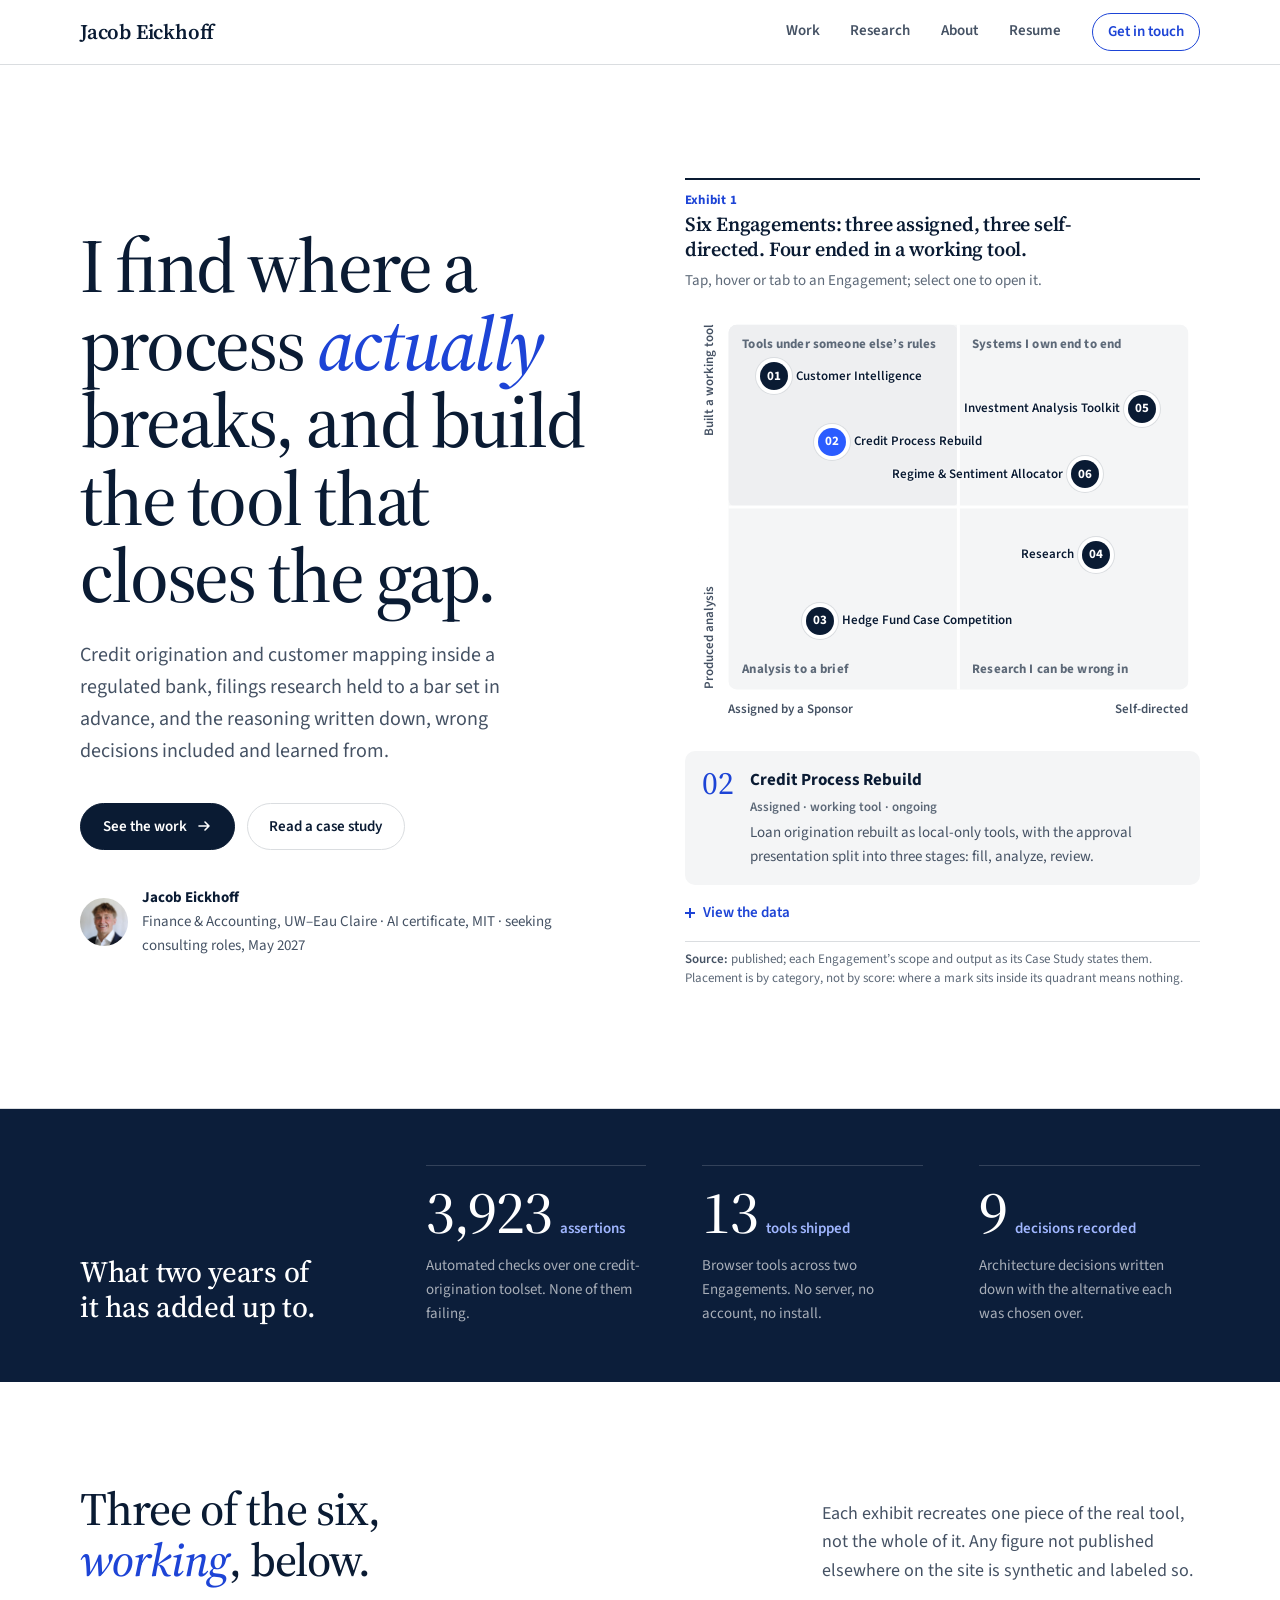
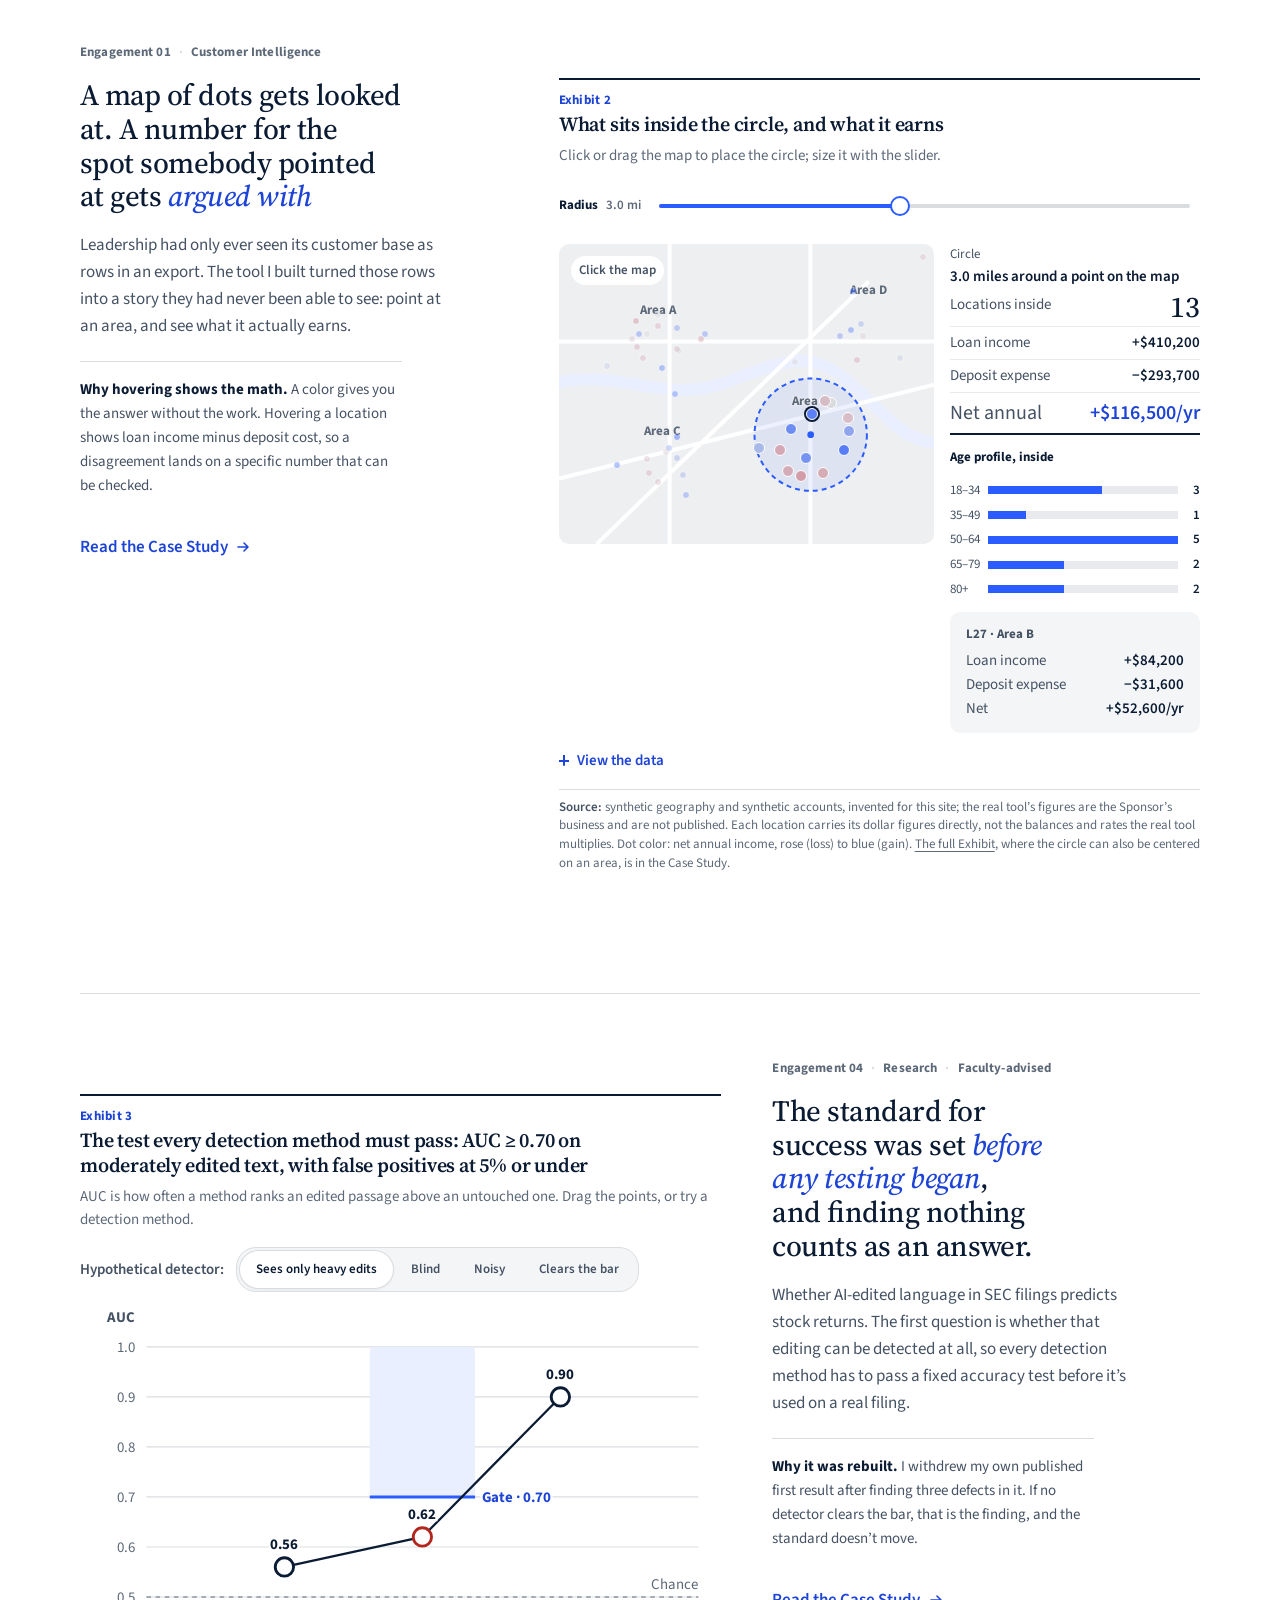
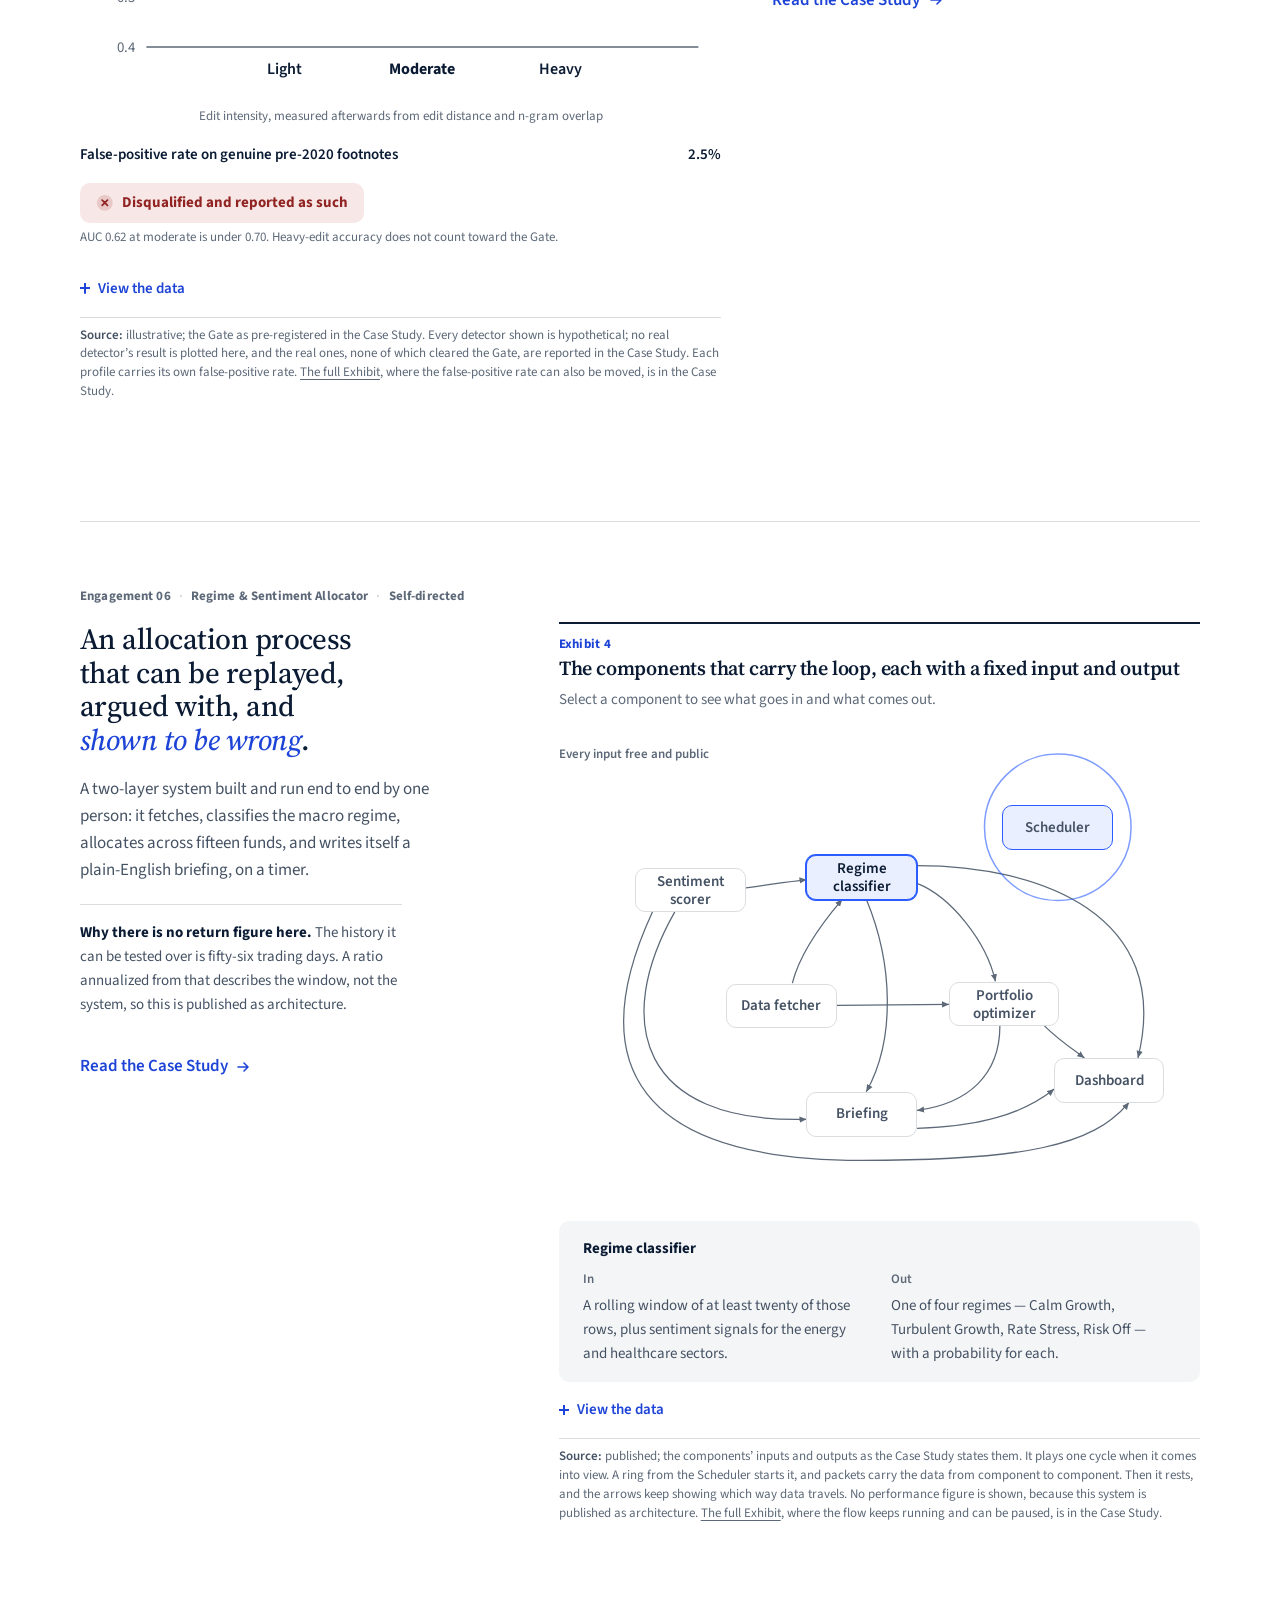
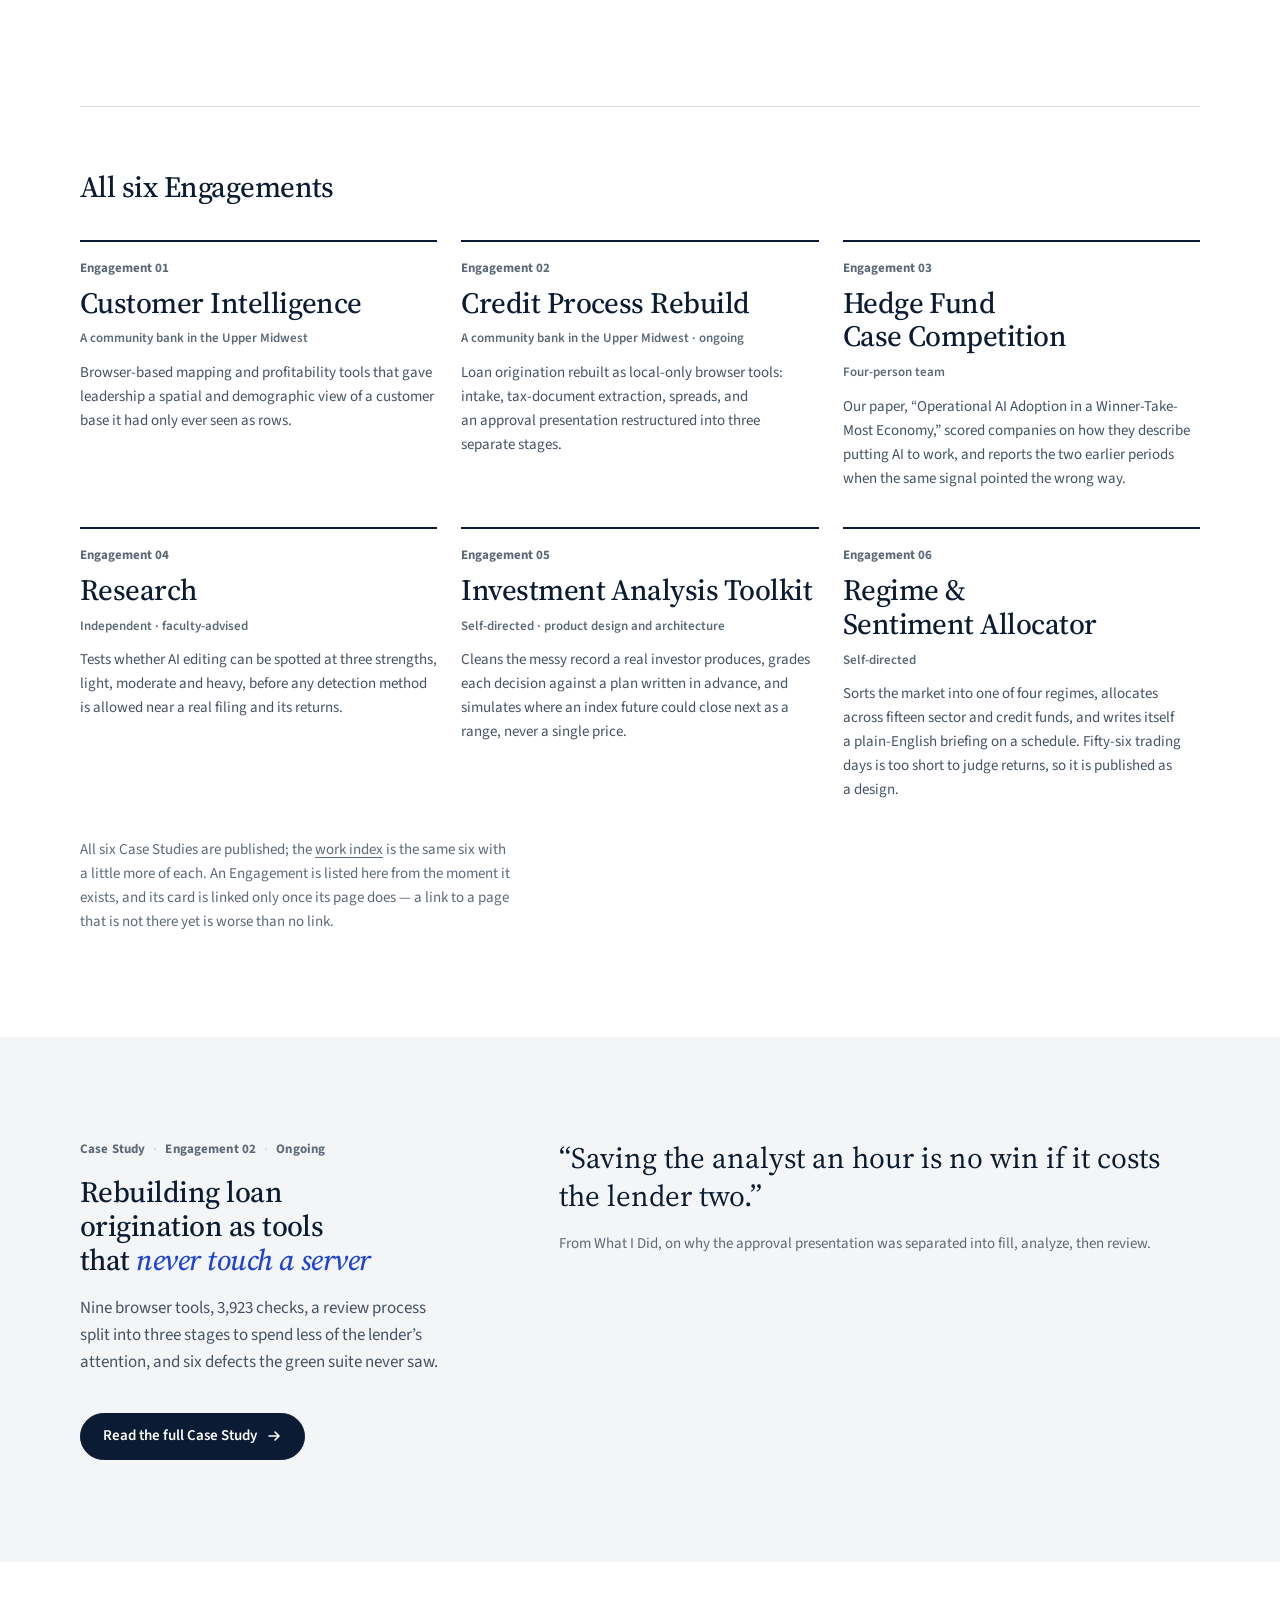
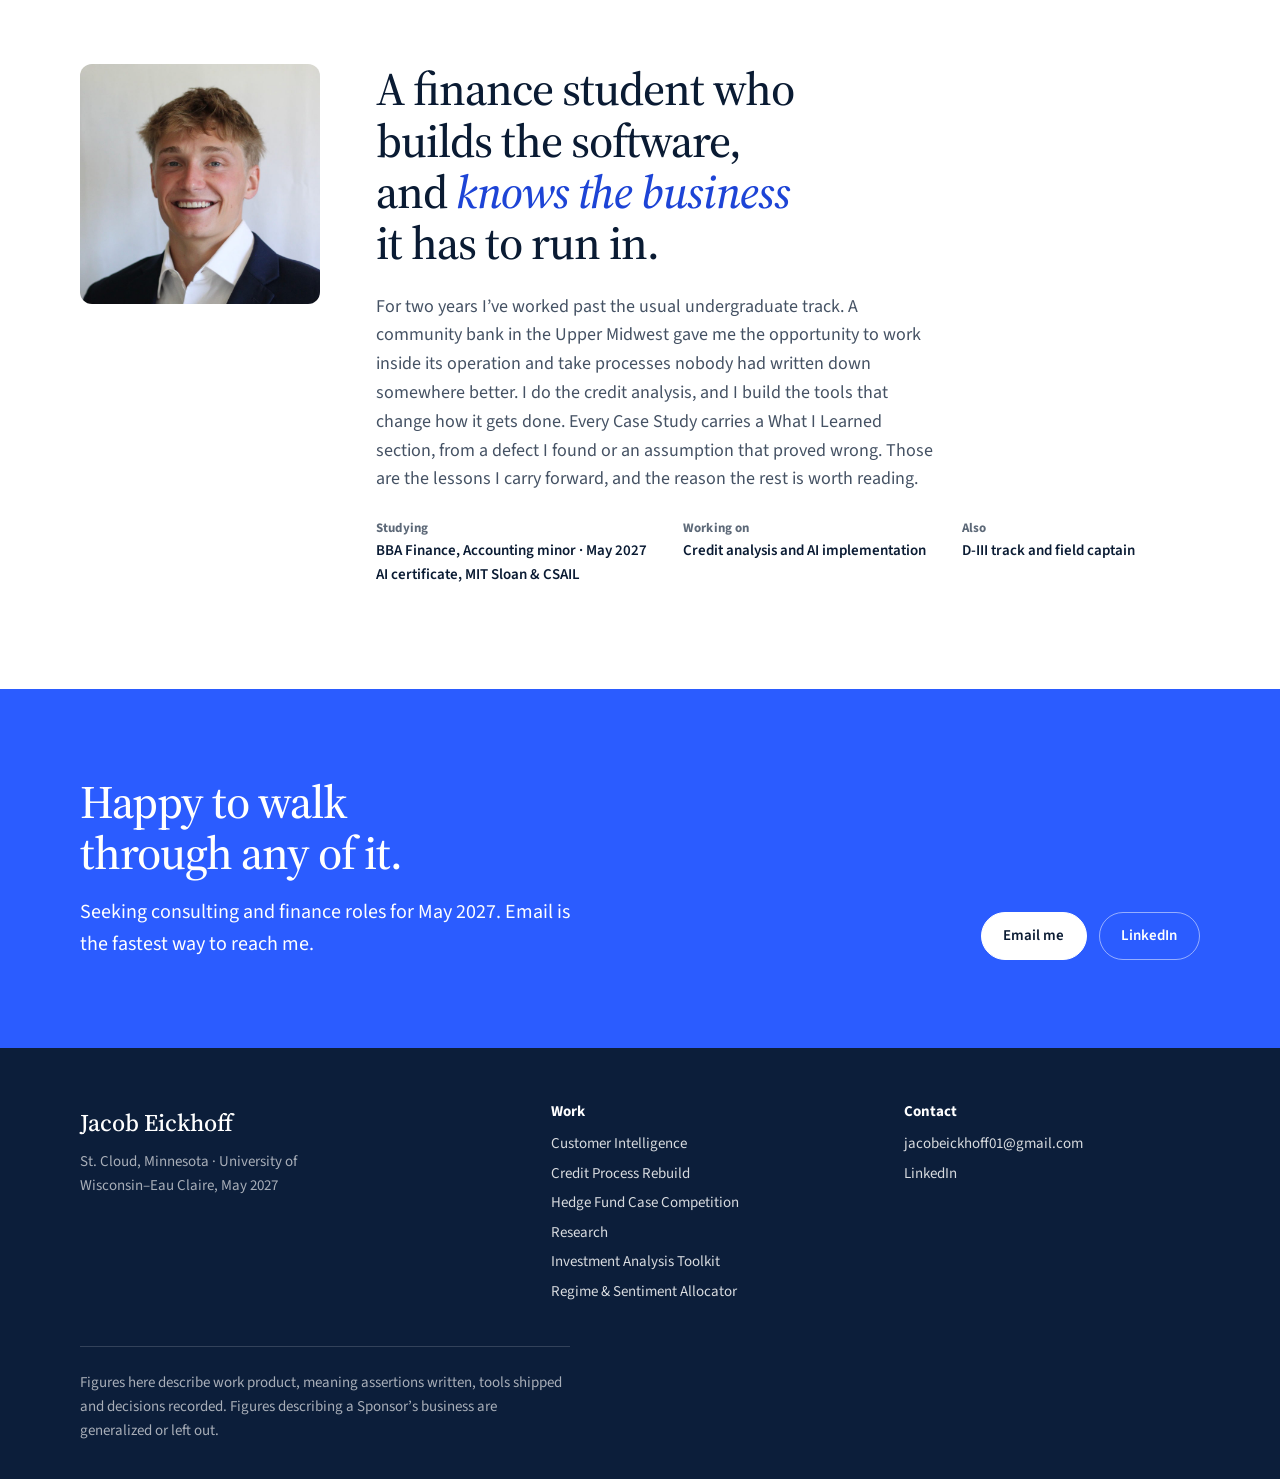
<file: index.html>
<!DOCTYPE html>
<html lang="en">
<head>
<meta charset="utf-8">
<meta name="viewport" content="width=device-width, initial-scale=1">
<title>Jacob Eickhoff — Finance. AI. Consulting.</title>
<meta name="description" content="Jacob Eickhoff finds where a process actually breaks and builds the tool that closes the gap: credit origination and customer mapping inside a regulated bank, filings research, and the reasoning written down.">
<!-- ABOVE THE STYLESHEETS, AND NOT DEFERRED. Both halves matter.
     Not deferred: this script turns the hiding rules on and has to do that before first paint.
     Above them: a classic <script src> cannot execute until every stylesheet BEFORE it has
     loaded, because it might ask for a computed style - so below the Google Fonts link, a slow
     or unreachable CDN blocks this script, which blocks the parser, and the reader gets a blank
     page until a third party answers. Here, the page renders immediately in the fallback face
     and the webfont swaps in when it arrives. See the header of motion.js. -->
<script src="/assets/js/motion.js"></script>
<!-- Deferred: it draws each Exhibit from its data table once the page has parsed, and the page is
     complete without it. Above the stylesheets for the reason given for motion.js. -->
<script src="/assets/js/exhibit.js" defer></script>
<link rel="preconnect" href="https://fonts.googleapis.com">
<link rel="preconnect" href="https://fonts.gstatic.com" crossorigin>
<link rel="stylesheet" href="https://fonts.googleapis.com/css2?family=Source+Serif+4:ital,opsz,wght@0,8..60,400;0,8..60,500;0,8..60,600;1,8..60,500;1,8..60,600&amp;family=Source+Sans+3:wght@400;600;700&amp;display=swap">
<link rel="stylesheet" href="/assets/css/site.css">
<link rel="icon" href="/assets/img/favicon.svg" type="image/svg+xml">
</head>
<body>
<!-- chrome:nav -->
  <a class="skip-link" href="#main">Skip to content</a>
  <header class="site-header">
    <div class="wrap site-header__inner">
      <a class="brand is-current" href="/" aria-current="page">Jacob Eickhoff</a>
      <nav class="nav" aria-label="Primary">
        <ul class="nav__list">
          <li><a class="nav__link" href="/work/">Work</a></li>
          <li><a class="nav__link" href="/research/">Research</a></li>
          <li><a class="nav__link" href="/about/">About</a></li>
          <li><a class="nav__link" href="/resume/">Resume</a></li>
          <li><a class="nav__link nav__cta" href="/contact/">Get in touch</a></li>
        </ul>
      </nav>
    </div>
  </header>
<!-- /chrome:nav -->

<main id="main">

  <section class="hero">
    <div class="wrap hero__grid">
      <div class="hero__copy">
        <h1 class="hero__headline">I find where a process <em>actually</em> breaks, and build the
          tool that closes the gap.</h1>
        <p class="hero__dek">Credit origination and customer mapping inside a regulated bank, filings
          research held to a bar set in advance, and the reasoning written down, wrong decisions
          included and learned from.</p>
        <div class="hero__ctas">
          <a class="btn btn--primary" href="#work">See the work <svg viewBox="0 0 16 16" aria-hidden="true" focusable="false"><path d="M3 8h10M9 4l4 4-4 4"/></svg></a>
          <a class="btn btn--ghost" href="/work/credit-process-rebuild/">Read a case study</a>
        </div>
        <p class="hero__who">
          <img src="/assets/img/headshot.jpg" width="800" height="800" alt="">
          <span><strong>Jacob Eickhoff</strong> Finance &amp; Accounting, UW&ndash;Eau Claire &middot;
            AI certificate, MIT &middot; seeking consulting roles, May 2027</span>
        </p>
      </div>

      <figure class="exhibit exhibit--hero" id="exhibit-engagement-overview"
              data-exhibit="engagement-overview" data-provenance="published">
        <div class="exhibit__head">
          <h2 class="exhibit__title"><span class="exhibit__label">Exhibit 1</span> Six Engagements:
            three assigned, three self-directed. Four ended in a working tool.</h2>
          <p class="exhibit__instruction">Tap, hover or tab to an Engagement; select one to open it.</p>
        </div>
        <div class="exhibit__stage" data-stage></div>
        <details class="exhibit__data">
          <summary class="exhibit__data-toggle">View the data</summary>
          <div class="exhibit__table">
            <table>
              <caption>The six Engagements by who set the scope and what the work produced</caption>
              <thead>
                <tr><th scope="col">No.</th><th scope="col">Engagement</th><th scope="col">Scope</th><th scope="col">Output</th><th scope="col">Quadrant</th><th scope="col">Described as</th><th scope="col">In one line</th></tr>
              </thead>
              <tbody>
                <tr><td>01</td><th scope="row"><a href="/work/customer-intelligence/">Customer Intelligence</a></th><td>Assigned by a Sponsor</td><td>Built a working tool</td><td>Tools under someone else&rsquo;s rules</td><td>Assigned &middot; working tool</td><td>Mapping and profitability tools that gave leadership its first map of a customer base it had only seen as rows.</td></tr>
                <tr data-lead><td>02</td><th scope="row"><a href="/work/credit-process-rebuild/">Credit Process Rebuild</a></th><td>Assigned by a Sponsor</td><td>Built a working tool</td><td>Tools under someone else&rsquo;s rules</td><td>Assigned &middot; working tool &middot; ongoing</td><td>Loan origination rebuilt as local-only tools, with the approval presentation split into three stages: fill, analyze, review.</td></tr>
                <tr><td>03</td><th scope="row"><a href="/work/the-competition/">Hedge Fund Case Competition</a></th><td>Assigned by a Sponsor</td><td>Produced analysis</td><td>Analysis to a brief</td><td>Assigned &middot; analysis</td><td>A team thesis that the market underprices companies putting AI to work, next to the ones selling it, tested through an intake pipeline we built with Python and LLMs.</td></tr>
                <tr><td>04</td><th scope="row"><a href="/work/the-research/">Research</a></th><td>Self-directed</td><td>Produced analysis</td><td>Research I can be wrong in</td><td>Self-directed, faculty-advised &middot; analysis</td><td>Whether AI-edited language in SEC filings predicts stock returns. The project where I learned to build results I can defend, and to rebuild from ones I can&rsquo;t.</td></tr>
                <tr><td>05</td><th scope="row"><a href="/work/investment-analysis-toolkit/">Investment Analysis Toolkit</a></th><td>Self-directed</td><td>Built a working tool</td><td>Systems I own end to end</td><td>Self-directed &middot; product design and architecture</td><td>An investment analysis toolkit. It cleans the broker&rsquo;s own record, grades each decision against a plan set in advance, keeps the thesis behind each position, and simulates next-day ranges for an index future.</td></tr>
                <tr><td>06</td><th scope="row"><a href="/work/macrosense/">Regime &amp; Sentiment Allocator</a></th><td>Self-directed</td><td>Built a working tool</td><td>Systems I own end to end</td><td>Self-directed &middot; system</td><td>A two-layer allocation system, built and run end to end: a macro regime call, then sentiment scoring from public commentary. Published as working architecture.</td></tr>
              </tbody>
            </table>
          </div>
        </details>
        <figcaption class="exhibit__source"><b>Source:</b> published; each Engagement&rsquo;s scope
          and output as its Case Study states them. Placement is by category, not by score: where a
          mark sits inside its quadrant means nothing.</figcaption>
      </figure>
    </div>
  </section>

  <section class="stats" aria-labelledby="stats-heading">
    <div class="wrap stats__grid">
      <h2 class="stats__intro" id="stats-heading">What two years of it has added up to.</h2>
      <ul class="stats__list">
        <li class="stat reveal">
          <p class="stat__figure">
            <span class="stat__value" data-stat-final="3,923">3,923</span>
            <span class="stat__unit">assertions</span>
          </p>
          <span class="stat__label">Automated checks over one credit-origination toolset. None of
            them failing.</span>
        </li>
        <li class="stat reveal">
          <p class="stat__figure">
            <span class="stat__value" data-stat-final="13">13</span>
            <span class="stat__unit">tools shipped</span>
          </p>
          <span class="stat__label">Browser tools across two Engagements. No server, no account, no
            install.</span>
        </li>
        <li class="stat reveal">
          <p class="stat__figure">
            <span class="stat__value" data-stat-final="9">9</span>
            <span class="stat__unit">decisions recorded</span>
          </p>
          <span class="stat__label">Architecture decisions written down with the alternative each
            was chosen over.</span>
        </li>
      </ul>
    </div>
  </section>

  <section class="section" id="work">
    <div class="wrap">
      <div class="section__head">
        <h2 class="section__title">Three of the six, <em>working</em>, below.</h2>
        <p class="section__lede">Each exhibit recreates one piece of the real tool, not the whole of
          it. Any figure not published elsewhere on the site is synthetic and labeled so.</p>
      </div>

      <!-- FEATURED WORK. Each feature is its Case Study's argument beside a compact copy of one of its
           Exhibits (data-compact), which that Case Study's own ticket adds: the radius map, the
           Gate and the MacroSense pipeline. -->
      <div class="features">
        <article class="feature reveal" id="feature-customer-intelligence">
          <div class="feature__copy">
            <p class="feature__meta"><span>Engagement 01</span><span>Customer Intelligence</span></p>
            <h3 class="feature__title">A map of dots gets looked at. A number for the spot somebody
              pointed at gets <em>argued with</em></h3>
            <p class="feature__body">Leadership had only ever seen its customer base as rows in an
              export. The tool I built turned those rows into a story they had never been able to
              see: point at an area, and see what it actually earns.</p>
            <p class="feature__why"><b>Why hovering shows the math.</b> A color gives you the answer
              without the work. Hovering a location shows loan income minus deposit cost, so a
              disagreement lands on a specific number that can be checked.</p>
            <a class="more" href="/work/customer-intelligence/">Read the Case Study <svg viewBox="0 0 16 16" aria-hidden="true" focusable="false"><path d="M3 8h10M9 4l4 4-4 4"/></svg></a>
          </div>
          <figure class="exhibit" id="exhibit-radius-map" data-exhibit="radius-map"
                  data-provenance="synthetic" data-compact>
            <div class="exhibit__head">
              <h4 class="exhibit__title"><span class="exhibit__label">Exhibit 2</span> What sits inside
                the circle, and what it earns</h4>
              <p class="exhibit__instruction">Click or drag the map to place the circle; size it with the
                slider.</p>
            </div>
            <div class="exhibit__stage" data-stage></div>
            <details class="exhibit__data">
              <summary class="exhibit__data-toggle">View the data</summary>
              <div class="exhibit__table">
                <table>
                  <caption>Synthetic locations, one per row: the area it belongs to, where it sits in
                    miles east and north of the map&rsquo;s south-west corner, what its loans earn and
                    its deposits cost in a year, in dollars, the net of the two, and its holder&rsquo;s
                    age and age band.</caption>
                  <thead>
                    <tr><th scope="col">Location</th><th scope="col">Area</th><th scope="col">Miles east</th><th scope="col">Miles north</th><th scope="col">Loan income</th><th scope="col">Deposit expense</th><th scope="col">Net</th><th scope="col">Age</th><th scope="col">Age band</th></tr>
                  </thead>
                  <tbody>
                <tr><th scope="row">L01</th><td>Area A</td><td>5.5</td><td>9.4</td><td>58,000</td><td>2,900</td><td>55,100</td><td>44</td><td>35–49</td></tr>
                <tr><th scope="row">L02</th><td>Area A</td><td>5.3</td><td>12.2</td><td>29,000</td><td>28,700</td><td>300</td><td>65</td><td>65–79</td></tr>
                <tr><th scope="row">L03</th><td>Area A</td><td>6.4</td><td>10.3</td><td>41,000</td><td>38,200</td><td>2,800</td><td>26</td><td>18–34</td></tr>
                <tr><th scope="row">L04</th><td>Area A</td><td>2.6</td><td>9.5</td><td>38,000</td><td>27,300</td><td>10,700</td><td>25</td><td>18–34</td></tr>
                <tr><th scope="row">L05</th><td>Area A</td><td>4.1</td><td>11.9</td><td>0</td><td>40,000</td><td>−40,000</td><td>33</td><td>18–34</td></tr>
                <tr><th scope="row">L06</th><td>Area A</td><td>5.3</td><td>11.6</td><td>0</td><td>24,600</td><td>−24,600</td><td>18</td><td>18–34</td></tr>
                <tr><th scope="row">L07</th><td>Area A</td><td>4.5</td><td>9.9</td><td>0</td><td>21,500</td><td>−21,500</td><td>66</td><td>65–79</td></tr>
                <tr><th scope="row">L08</th><td>Area A</td><td>7.6</td><td>10.9</td><td>7,000</td><td>41,000</td><td>−34,000</td><td>31</td><td>18–34</td></tr>
                <tr><th scope="row">L09</th><td>Area A</td><td>3.9</td><td>10.9</td><td>11,000</td><td>23,900</td><td>−12,900</td><td>66</td><td>65–79</td></tr>
                <tr><th scope="row">L10</th><td>Area A</td><td>6.3</td><td>11.5</td><td>50,000</td><td>8,300</td><td>41,700</td><td>59</td><td>50–64</td></tr>
                <tr><th scope="row">L11</th><td>Area A</td><td>4.7</td><td>11.2</td><td>0</td><td>2,400</td><td>−2,400</td><td>89</td><td>80+</td></tr>
                <tr><th scope="row">L12</th><td>Area A</td><td>6.3</td><td>10.4</td><td>0</td><td>19,700</td><td>−19,700</td><td>51</td><td>50–64</td></tr>
                <tr><th scope="row">L13</th><td>Area A</td><td>7.8</td><td>11.2</td><td>63,000</td><td>17,800</td><td>45,200</td><td>19</td><td>18–34</td></tr>
                <tr><th scope="row">L14</th><td>Area A</td><td>4.2</td><td>10.5</td><td>0</td><td>25,300</td><td>−25,300</td><td>87</td><td>80+</td></tr>
                <tr><th scope="row">L15</th><td>Area A</td><td>4.3</td><td>11.2</td><td>69,000</td><td>20,300</td><td>48,700</td><td>53</td><td>50–64</td></tr>
                <tr><th scope="row">L16</th><td>Area A</td><td>6.2</td><td>8.0</td><td>79,000</td><td>25,900</td><td>53,100</td><td>31</td><td>18–34</td></tr>
                <tr><th scope="row">L17</th><td>Area B</td><td>14.5</td><td>7.5</td><td>25,000</td><td>25,900</td><td>−900</td><td>51</td><td>50–64</td></tr>
                <tr><th scope="row">L18</th><td>Area B</td><td>13.2</td><td>4.6</td><td>51,000</td><td>8,900</td><td>42,100</td><td>67</td><td>65–79</td></tr>
                <tr><th scope="row">L19</th><td>Area B</td><td>15.5</td><td>6.0</td><td>52,000</td><td>20,400</td><td>31,600</td><td>77</td><td>65–79</td></tr>
                <tr><th scope="row">L20</th><td>Area B</td><td>12.2</td><td>3.9</td><td>12,000</td><td>34,800</td><td>−22,800</td><td>88</td><td>80+</td></tr>
                <tr><th scope="row">L21</th><td>Area B</td><td>11.8</td><td>5.0</td><td>0</td><td>24,500</td><td>−24,500</td><td>18</td><td>18–34</td></tr>
                <tr><th scope="row">L22</th><td>Area B</td><td>15.2</td><td>5.0</td><td>70,000</td><td>15,400</td><td>54,600</td><td>59</td><td>50–64</td></tr>
                <tr><th scope="row">L23</th><td>Area B</td><td>12.4</td><td>6.1</td><td>64,000</td><td>18,500</td><td>45,500</td><td>80</td><td>80+</td></tr>
                <tr><th scope="row">L24</th><td>Area B</td><td>12.6</td><td>9.7</td><td>0</td><td>4,700</td><td>−4,700</td><td>45</td><td>35–49</td></tr>
                <tr><th scope="row">L25</th><td>Area B</td><td>15.4</td><td>6.7</td><td>21,000</td><td>35,200</td><td>−14,200</td><td>34</td><td>18–34</td></tr>
                <tr><th scope="row">L26</th><td>Area B</td><td>14.1</td><td>3.8</td><td>0</td><td>22,500</td><td>−22,500</td><td>60</td><td>50–64</td></tr>
                <tr data-lead><th scope="row">L27</th><td>Area B</td><td>13.5</td><td>6.9</td><td>84,200</td><td>31,600</td><td>52,600</td><td>58</td><td>50–64</td></tr>
                <tr><th scope="row">L28</th><td>Area B</td><td>10.7</td><td>5.1</td><td>31,000</td><td>10,400</td><td>20,600</td><td>32</td><td>18–34</td></tr>
                <tr><th scope="row">L29</th><td>Area B</td><td>12.9</td><td>3.6</td><td>0</td><td>30,200</td><td>−30,200</td><td>43</td><td>35–49</td></tr>
                <tr><th scope="row">L30</th><td>Area B</td><td>14.2</td><td>7.6</td><td>0</td><td>15,400</td><td>−15,400</td><td>54</td><td>50–64</td></tr>
                <tr><th scope="row">L31</th><td>Area C</td><td>5.7</td><td>4.9</td><td>0</td><td>10,300</td><td>−10,300</td><td>35</td><td>35–49</td></tr>
                <tr><th scope="row">L32</th><td>Area C</td><td>6.8</td><td>2.6</td><td>87,000</td><td>40,900</td><td>46,100</td><td>83</td><td>80+</td></tr>
                <tr><th scope="row">L33</th><td>Area C</td><td>3.1</td><td>4.2</td><td>82,000</td><td>22,700</td><td>59,300</td><td>64</td><td>50–64</td></tr>
                <tr><th scope="row">L34</th><td>Area C</td><td>6.3</td><td>4.6</td><td>56,000</td><td>27,100</td><td>28,900</td><td>51</td><td>50–64</td></tr>
                <tr><th scope="row">L35</th><td>Area C</td><td>4.8</td><td>3.8</td><td>0</td><td>24,800</td><td>−24,800</td><td>18</td><td>18–34</td></tr>
                <tr><th scope="row">L36</th><td>Area C</td><td>4.7</td><td>4.5</td><td>0</td><td>16,400</td><td>−16,400</td><td>72</td><td>65–79</td></tr>
                <tr><th scope="row">L37</th><td>Area C</td><td>6.3</td><td>5.7</td><td>75,000</td><td>4,000</td><td>71,000</td><td>46</td><td>35–49</td></tr>
                <tr><th scope="row">L38</th><td>Area C</td><td>6.6</td><td>3.7</td><td>29,000</td><td>3,400</td><td>25,600</td><td>67</td><td>65–79</td></tr>
                <tr><th scope="row">L39</th><td>Area C</td><td>5.9</td><td>5.1</td><td>51,000</td><td>17,800</td><td>33,200</td><td>66</td><td>65–79</td></tr>
                <tr><th scope="row">L40</th><td>Area C</td><td>5.3</td><td>3.3</td><td>0</td><td>17,000</td><td>−17,000</td><td>56</td><td>50–64</td></tr>
                <tr><th scope="row">L41</th><td>Area D</td><td>15.0</td><td>11.1</td><td>83,000</td><td>39,500</td><td>43,500</td><td>59</td><td>50–64</td></tr>
                <tr><th scope="row">L42</th><td>Area D</td><td>16.2</td><td>11.1</td><td>0</td><td>8,600</td><td>−8,600</td><td>24</td><td>18–34</td></tr>
                <tr><th scope="row">L43</th><td>Area D</td><td>15.6</td><td>11.4</td><td>82,000</td><td>24,300</td><td>57,700</td><td>64</td><td>50–64</td></tr>
                <tr><th scope="row">L44</th><td>Area D</td><td>18.2</td><td>9.9</td><td>11,000</td><td>1,600</td><td>9,400</td><td>46</td><td>35–49</td></tr>
                <tr><th scope="row">L45</th><td>Area D</td><td>15.7</td><td>13.5</td><td>83,000</td><td>9,600</td><td>73,400</td><td>22</td><td>18–34</td></tr>
                <tr><th scope="row">L46</th><td>Area D</td><td>16.1</td><td>11.7</td><td>65,000</td><td>36,000</td><td>29,000</td><td>74</td><td>65–79</td></tr>
                <tr><th scope="row">L47</th><td>Area D</td><td>15.9</td><td>9.8</td><td>0</td><td>29,300</td><td>−29,300</td><td>55</td><td>50–64</td></tr>
                <tr><th scope="row">L48</th><td>Area D</td><td>19.4</td><td>15.3</td><td>0</td><td>14,900</td><td>−14,900</td><td>60</td><td>50–64</td></tr>
                  </tbody>
                </table>
              </div>
            </details>
            <figcaption class="exhibit__source"><b>Source:</b> synthetic geography and synthetic
              accounts, invented for this site; the real tool&rsquo;s figures are the Sponsor&rsquo;s
              business and are not published. Each location carries its dollar figures directly, not
              the balances and rates the real tool multiplies. Dot color: net annual income, rose
              (loss) to blue (gain). <a href="/work/customer-intelligence/#exhibit-radius-map">The full Exhibit</a>,
              where the circle can also be centered on an area, is in the Case Study.</figcaption>
          </figure>
        </article>

        <article class="feature feature--flip reveal" id="feature-the-research">
          <div class="feature__copy">
            <p class="feature__meta"><span>Engagement 04</span><span>Research</span><span>Faculty-advised</span></p>
            <h3 class="feature__title">The standard for success was set <em>before any testing
              began</em>, and finding nothing counts as an answer.</h3>
            <p class="feature__body">Whether AI-edited language in SEC filings predicts stock returns.
              The first question is whether that editing can be detected at all, so every detection
              method has to pass a fixed accuracy test before it&rsquo;s used on a real filing.</p>
            <p class="feature__why"><b>Why it was rebuilt.</b> I withdrew my own published first
              result after finding three defects in it. If no detector clears the bar, that is the
              finding, and the standard doesn&rsquo;t move.</p>
            <a class="more" href="/work/the-research/">Read the Case Study <svg viewBox="0 0 16 16" aria-hidden="true" focusable="false"><path d="M3 8h10M9 4l4 4-4 4"/></svg></a>
          </div>
          <figure class="exhibit" id="exhibit-the-gate" data-exhibit="gate"
                  data-provenance="illustrative" data-compact>
            <div class="exhibit__head">
              <h4 class="exhibit__title"><span class="exhibit__label">Exhibit 3</span> The test every
                detection method must pass: AUC &ge; 0.70 on moderately edited text, with false
                positives at 5% or under</h4>
              <p class="exhibit__instruction">AUC is how often a method ranks an edited passage above an
                untouched one. Drag the points, or try a detection method.</p>
            </div>
            <div class="exhibit__stage" data-stage></div>
            <details class="exhibit__data">
              <summary class="exhibit__data-toggle">View the data</summary>
              <div class="exhibit__table">
                <table>
                  <caption>Four hypothetical detector profiles, each an AUC at every rung of edit intensity and a false-positive rate; at the foot, the Gate they are judged against</caption>
                  <thead>
                    <tr><th scope="col">Hypothetical detector</th><th scope="col">AUC at the light rung</th><th scope="col">AUC at the moderate rung</th><th scope="col">AUC at the heavy rung</th><th scope="col">False-positive rate on genuine pre-2020 footnotes</th></tr>
                  </thead>
                  <tbody>
                    <tr><th scope="row">Sees only heavy edits</th><td>0.56</td><td>0.62</td><td>0.90</td><td>2.5%</td></tr>
                    <tr><th scope="row">Blind</th><td>0.51</td><td>0.53</td><td>0.56</td><td>3.0%</td></tr>
                    <tr><th scope="row">Noisy</th><td>0.66</td><td>0.86</td><td>0.90</td><td>8.0%</td></tr>
                    <tr><th scope="row">Clears the bar</th><td>0.67</td><td>0.76</td><td>0.90</td><td>3.5%</td></tr>
                  </tbody>
                  <tfoot>
                    <tr><th scope="col">The Gate</th><th scope="col" colspan="4">What a detector must show before it may score a real filing</th></tr>
                    <tr><th scope="row">AUC at the moderate rung</th><td colspan="4">At least 0.70</td></tr>
                    <tr><th scope="row">False-positive rate on genuine pre-2020 footnotes</th><td colspan="4">At most 5%</td></tr>
                  </tfoot>
                </table>
              </div>
            </details>
            <figcaption class="exhibit__source"><b>Source:</b> illustrative; the Gate as pre-registered in
              the Case Study. Every detector shown is hypothetical; no real detector&rsquo;s result is
              plotted here, and the real ones, none of which cleared the Gate, are reported in the Case
              Study. Each profile carries its own
              false-positive rate. <a href="/work/the-research/#exhibit-the-gate">The full Exhibit</a>,
              where the false-positive rate can also be moved, is in the Case Study.</figcaption>
          </figure>
        </article>

        <article class="feature reveal" id="feature-macrosense">
          <div class="feature__copy">
            <p class="feature__meta"><span>Engagement 06</span><span>Regime &amp; Sentiment Allocator</span><span>Self-directed</span></p>
            <h3 class="feature__title">An allocation process that can be replayed, argued with, and
              <em>shown to be wrong</em>.</h3>
            <p class="feature__body">A two-layer system built and run end to end by one person: it
              fetches, classifies the macro regime, allocates across fifteen funds, and writes itself
              a plain-English briefing, on a timer.</p>
            <p class="feature__why"><b>Why there is no return figure here.</b> The history it can be
              tested over is fifty-six trading days. A ratio annualized from that describes the
              window, not the system, so this is published as architecture.</p>
            <a class="more" href="/work/macrosense/">Read the Case Study <svg viewBox="0 0 16 16" aria-hidden="true" focusable="false"><path d="M3 8h10M9 4l4 4-4 4"/></svg></a>
          </div>
          <figure class="exhibit" id="exhibit-pipeline" data-exhibit="pipeline"
                  data-layout="Sentiment scorer: top-left; Regime classifier: top-center; Scheduler: top-right; Data fetcher: middle-left; Portfolio optimizer: middle-right; Dashboard: lower-right; Briefing: bottom-center"
                  data-provenance="published" data-first-column="Every input free and public" data-compact>
            <div class="exhibit__head">
              <h4 class="exhibit__title"><span class="exhibit__label">Exhibit 4</span> The components
                that carry the loop, each with a fixed input and output</h4>
              <p class="exhibit__instruction">Select a component to see what goes in and what comes
                out.</p>
            </div>
            <div class="exhibit__stage" data-stage></div>
            <details class="exhibit__data">
              <summary class="exhibit__data-toggle">View the data</summary>
              <div class="exhibit__table">
                <table>
                  <caption>Each component of the loop, with what it takes in and what it returns in the
                    words of the paragraphs that state them, and the components its output goes to</caption>
                  <thead>
                    <tr><th scope="col">Component</th><th scope="col">In</th><th scope="col">Out</th><th scope="col">Hands its output to</th></tr>
                  </thead>
                  <tbody>
                    <tr><th scope="row">Data fetcher</th><td>Public macro series and public market prices &mdash; Treasury yields at two and ten years and the spread between them, high-yield and investment-grade credit spreads (the extra yield corporate bonds pay over Treasuries), the volatility index and its term structure (how expected volatility differs between the next month and the next three), and one- and three-month momentum (recent price return) for each of fifteen sector and credit exchange-traded funds.</td><td>One dated row, fifty-eight columns wide.</td><td>Regime classifier, Portfolio optimizer</td></tr>
                    <tr><th scope="row">Regime classifier</th><td>A rolling window of at least twenty of those rows, plus sentiment signals for the energy and healthcare sectors.</td><td>One of four regimes &mdash; Calm Growth, Turbulent Growth, Rate Stress, Risk Off &mdash; with a probability for each.</td><td>Portfolio optimizer, Briefing, Dashboard</td></tr>
                    <tr><th scope="row">Portfolio optimizer</th><td>The regime and the current signal row.</td><td>Weights across the same fifteen funds, summing to one.</td><td>Briefing, Dashboard</td></tr>
                    <tr><th scope="row">Sentiment scorer</th><td>Earnings-call transcripts and 10-K and 10-Q filings from the SEC&rsquo;s public archive, collected by a companion updater that waits between requests to stay under the SEC&rsquo;s rate limit.</td><td>A score for each company on four dimensions &mdash; revenue tone, cost and margin direction, confident versus hedged language, newly disclosed risk &mdash; a weighted composite of the four, and a sector roll-up that goes back to the classifier as one of its features (the inputs a model learns from).</td><td>Regime classifier, Briefing, Dashboard</td></tr>
                    <tr><th scope="row">Scheduler</th><td>The clock and the exchange calendar.</td><td>A completed cycle, logged.</td><td>No other component</td></tr>
                    <tr><th scope="row">Briefing</th><td>The regime name, the probability vector, the previous weights, the new weights, the sentiment signals.</td><td>A few sentences of plain English saying what changed and why.</td><td>Dashboard</td></tr>
                    <tr><th scope="row">Dashboard</th><td>The regime and its four probabilities, the weights, the sentiment scores, and every past rebalance, which is saved to a local database.</td><td>One page showing where the market stands, what the portfolio holds and why, and how both have changed over time.</td><td>No other component</td></tr>
                  </tbody>
                </table>
              </div>
            </details>
            <figcaption class="exhibit__source"><b>Source:</b> published; the components&rsquo; inputs
              and outputs as the Case Study states them. It plays one cycle when it
              comes into view. A ring from the Scheduler starts it, and packets carry the data from
              component to component. Then it rests, and the arrows keep showing which way data travels. No performance figure is shown, because this system is published
              as architecture. <a href="/work/macrosense/#exhibit-pipeline">The full Exhibit</a>, where
              the flow keeps running and can be paused, is in the Case Study.</figcaption>
          </figure>
        </article>

      </div>

      <div class="engagements" id="engagements">
        <h3 class="engagements__title">All six Engagements</h3>
        <ul class="engagements__list">
          <li class="engagement-card reveal">
            <p class="engagement-card__index">Engagement 01</p>
            <h4 class="engagement-card__name"><a class="engagement-card__link"
                href="/work/customer-intelligence/">Customer Intelligence</a></h4>
            <p class="engagement-card__sponsor">A community bank in the Upper Midwest</p>
            <p class="engagement-card__line">Browser-based mapping and profitability tools that gave
              leadership a spatial and demographic view of a customer base it had only ever seen as
              rows.</p>
          </li>
          <li class="engagement-card reveal">
            <p class="engagement-card__index">Engagement 02</p>
            <h4 class="engagement-card__name"><a class="engagement-card__link"
                href="/work/credit-process-rebuild/">Credit Process Rebuild</a></h4>
            <p class="engagement-card__sponsor">A community bank in the Upper Midwest &middot; ongoing</p>
            <p class="engagement-card__line">Loan origination rebuilt as local-only browser tools:
              intake, tax-document extraction, spreads, and an approval presentation restructured
              into three separate stages.</p>
          </li>
          <li class="engagement-card reveal">
            <p class="engagement-card__index">Engagement 03</p>
            <h4 class="engagement-card__name"><a class="engagement-card__link"
                href="/work/the-competition/">Hedge Fund Case Competition</a></h4>
            <p class="engagement-card__sponsor">Four-person team</p>
            <p class="engagement-card__line">Our paper, &ldquo;Operational AI Adoption in a Winner-Take-Most Economy,&rdquo; scored companies on how they describe putting AI to work, and reports the two earlier periods when the same signal pointed the wrong way.</p>
          </li>
          <li class="engagement-card reveal">
            <p class="engagement-card__index">Engagement 04</p>
            <h4 class="engagement-card__name"><a class="engagement-card__link"
                href="/work/the-research/">Research</a></h4>
            <p class="engagement-card__sponsor">Independent &middot; faculty-advised</p>
            <p class="engagement-card__line">Tests whether AI editing can be spotted at three strengths, light, moderate and heavy, before any detection method is allowed near a real filing and its returns.</p>
          </li>
          <li class="engagement-card reveal">
            <p class="engagement-card__index">Engagement 05</p>
            <h4 class="engagement-card__name"><a class="engagement-card__link"
                href="/work/investment-analysis-toolkit/">Investment Analysis Toolkit</a></h4>
            <p class="engagement-card__sponsor">Self-directed &middot; product design and architecture</p>
            <p class="engagement-card__line">Cleans the messy record a real investor produces, grades each decision against a plan written in advance, and simulates where an index future could close next as a range, never a single price.</p>
          </li>
          <li class="engagement-card reveal">
            <p class="engagement-card__index">Engagement 06</p>
            <h4 class="engagement-card__name"><a class="engagement-card__link"
                href="/work/macrosense/">Regime &amp; Sentiment Allocator</a></h4>
            <p class="engagement-card__sponsor">Self-directed</p>
            <p class="engagement-card__line">Sorts the market into one of four regimes, allocates across fifteen sector and credit funds, and writes itself a plain-English briefing on a schedule. Fifty-six trading days is too short to judge returns, so it is published as a design.</p>
          </li>
        </ul>
        <p class="engagements__note">All six Case Studies are published; the
          <a href="/work/">work index</a> is the same six with a little more of each. An Engagement is
          listed here from the moment it exists, and its card is linked only once its page does
          &mdash; a link to a page that is not there yet is worse than no link.</p>
      </div>
    </div>
  </section>

  <section class="section section--shade">
    <div class="wrap">
      <article class="feature feature--quote reveal">
        <div class="feature__copy">
          <p class="feature__meta"><span>Case Study</span><span>Engagement 02</span><span>Ongoing</span></p>
          <h3 class="feature__title">Rebuilding loan origination as tools that <em>never touch a
            server</em></h3>
          <p class="feature__body">Nine browser tools, 3,923 checks, a review process split into three
            stages to spend less of the lender&rsquo;s attention, and six defects the green suite never
            saw.</p>
          <a class="btn btn--primary feature__action" href="/work/credit-process-rebuild/">Read the full
            Case Study <svg viewBox="0 0 16 16" aria-hidden="true" focusable="false"><path d="M3 8h10M9 4l4 4-4 4"/></svg></a>
        </div>
        <blockquote class="pull-quote">
          <p class="pull-quote__text">&ldquo;Saving the analyst an hour is no win if it costs the lender
            two.&rdquo;</p>
          <p class="pull-quote__from">From What I Did, on why the approval presentation was separated
            into fill, analyze, then review.</p>
        </blockquote>
      </article>
    </div>
  </section>

  <section class="section" id="about">
    <div class="wrap about__grid reveal">
      <img class="about__portrait" src="/assets/img/headshot.jpg" width="800" height="800"
             alt="Jacob Eickhoff, photographed against a plain background in a navy jacket.">
      <div>
        <h2 class="section__title">A finance student who builds the software, and <em>knows the
          business</em> it has to run in.</h2>
        <p class="section__lede">For two years I&rsquo;ve worked past the usual undergraduate track. A
          community bank in the Upper Midwest gave me the opportunity to work inside its operation and
          take processes nobody had written down somewhere better. I do the credit analysis, and I
          build the tools that change how it gets done. Every Case Study carries a What I Learned
          section, from a defect I found or an assumption that proved wrong. Those are the lessons I
          carry forward, and the reason the rest is worth reading.</p>
        <dl class="about__facts">
          <div><dt>Studying</dt><dd>BBA Finance, Accounting minor &middot; May 2027</dd><dd>AI certificate, MIT Sloan &amp; CSAIL</dd></div>
          <div><dt>Working on</dt><dd>Credit analysis and AI implementation</dd></div>
          <div><dt>Also</dt><dd>D-III track and field captain</dd></div>
        </dl>
      </div>
    </div>
  </section>

  <section class="contact" id="contact">
    <div class="wrap contact__grid">
      <div>
        <h2 class="contact__title">Happy to walk through any of it.</h2>
        <p class="contact__lede">Seeking consulting and finance roles for May 2027. Email is the
          fastest way to reach me.</p>
      </div>
      <div class="contact__actions">
        <a class="btn btn--primary" href="mailto:jacobeickhoff01@gmail.com">Email me</a>
        <a class="btn btn--ghost" href="https://www.linkedin.com/in/jacob-eickhoff" rel="noopener">LinkedIn</a>
      </div>
    </div>
  </section>

</main>

<!-- chrome:footer -->
  <footer class="site-footer">
    <div class="wrap site-footer__inner">
      <div class="site-footer__identity">
        <p class="site-footer__name">Jacob Eickhoff</p>
        <p class="site-footer__where">St. Cloud, Minnesota &middot; University of Wisconsin&ndash;Eau Claire, May 2027</p>
      </div>
      <div class="site-footer__group">
        <h2 class="site-footer__heading">Work</h2>
        <ul class="site-footer__list">
          <li><a href="/work/customer-intelligence/">Customer Intelligence</a></li>
          <li><a href="/work/credit-process-rebuild/">Credit Process Rebuild</a></li>
          <li><a href="/work/the-competition/">Hedge Fund Case Competition</a></li>
          <li><a href="/work/the-research/">Research</a></li>
          <li><a href="/work/investment-analysis-toolkit/">Investment Analysis Toolkit</a></li>
          <li><a href="/work/macrosense/">Regime &amp; Sentiment Allocator</a></li>
        </ul>
      </div>
      <div class="site-footer__group">
        <h2 class="site-footer__heading">Contact</h2>
        <ul class="site-footer__list">
          <li><a href="mailto:jacobeickhoff01@gmail.com">jacobeickhoff01@gmail.com</a></li>
          <li><a href="https://www.linkedin.com/in/jacob-eickhoff" rel="me noopener">LinkedIn</a></li>
        </ul>
      </div>
      <p class="site-footer__note">Figures here describe work product, meaning assertions written, tools shipped and decisions recorded. Figures describing a Sponsor&rsquo;s business are generalized or left out.</p>
    </div>
  </footer>
<!-- /chrome:footer -->

</body>
</html>
</file>
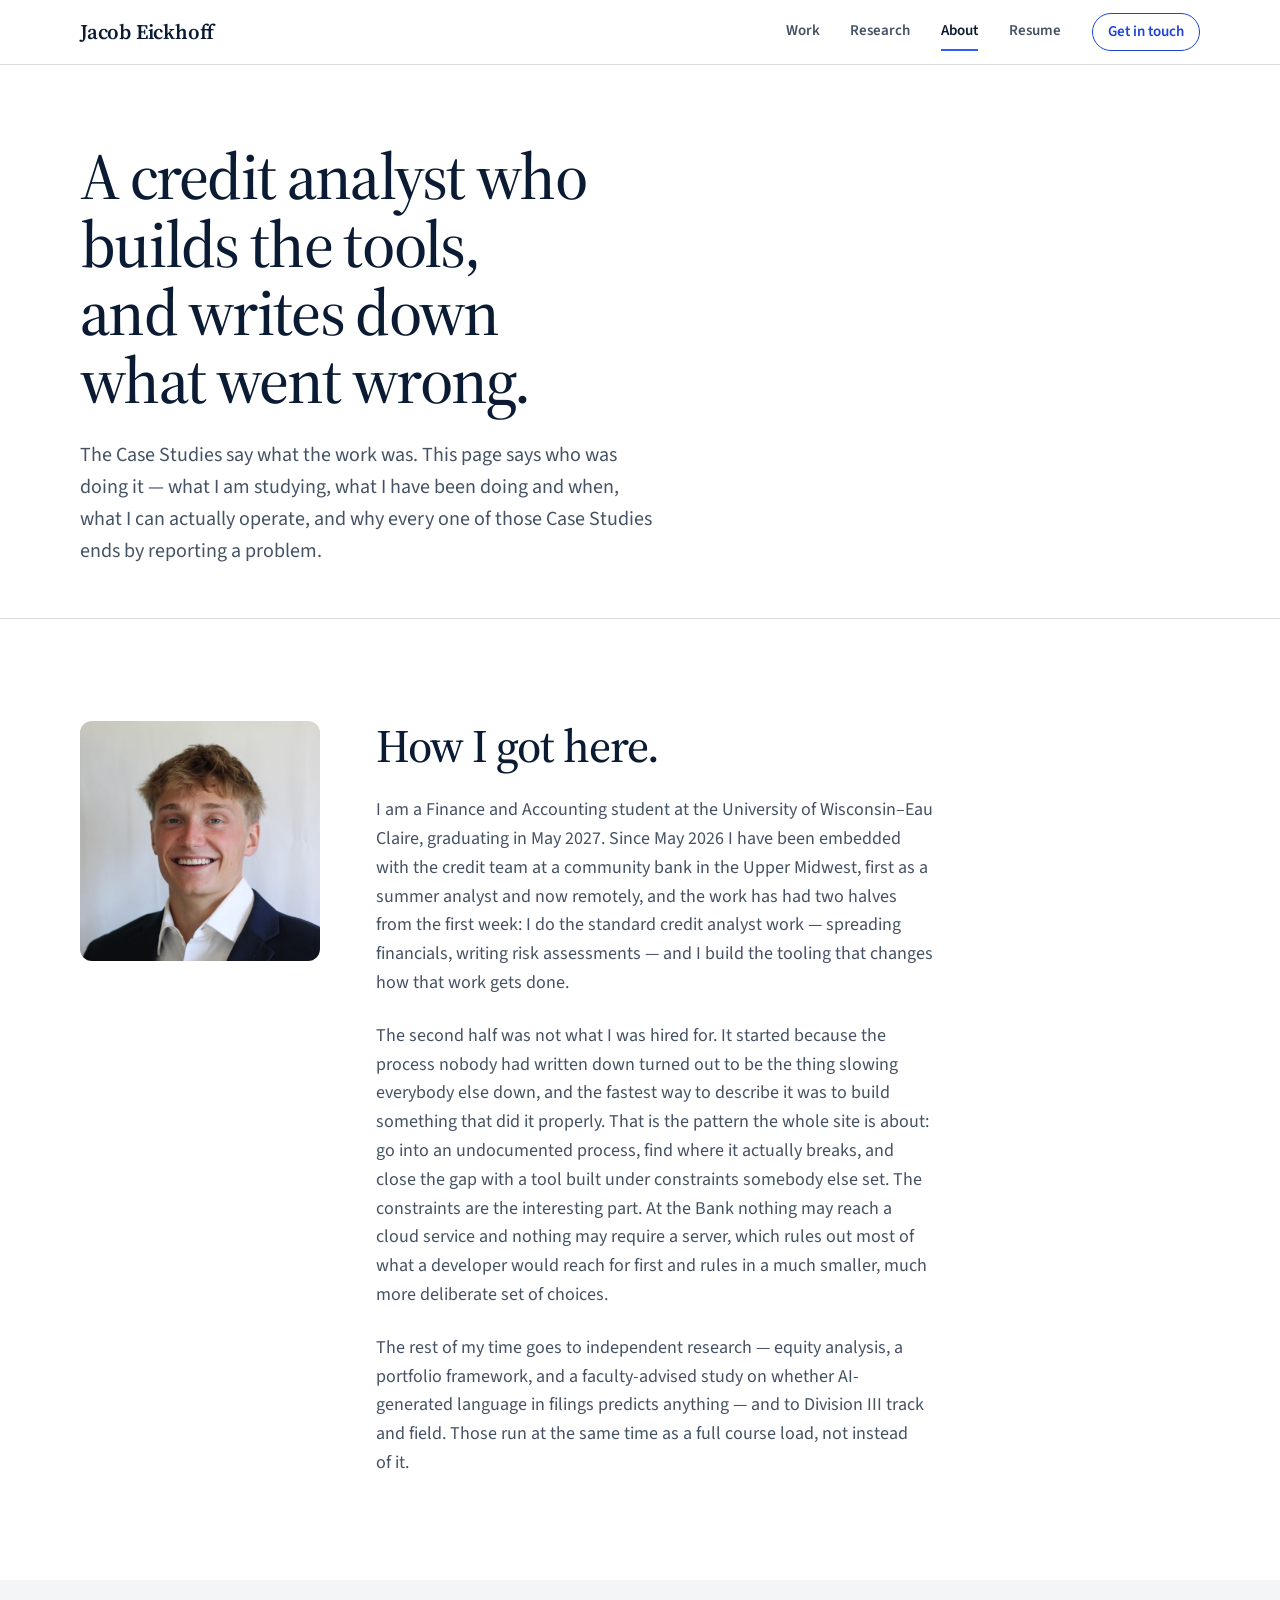
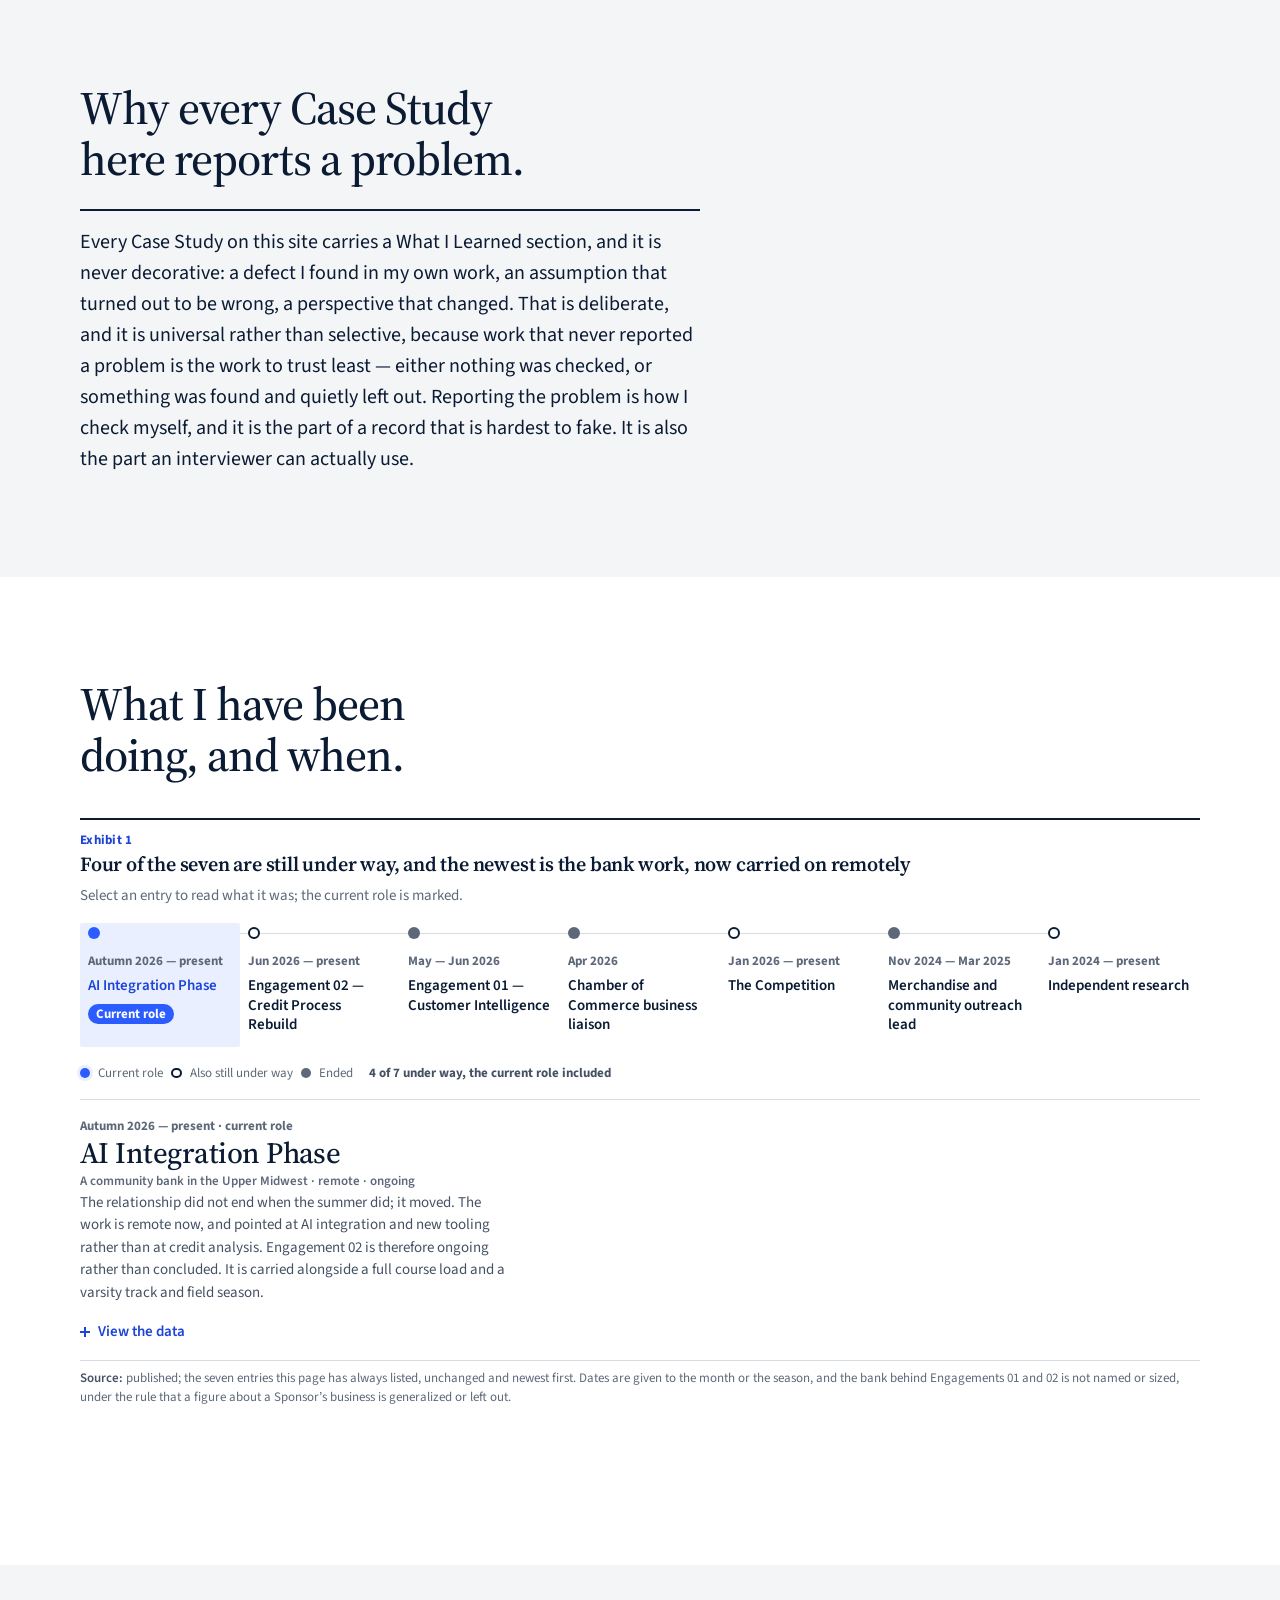
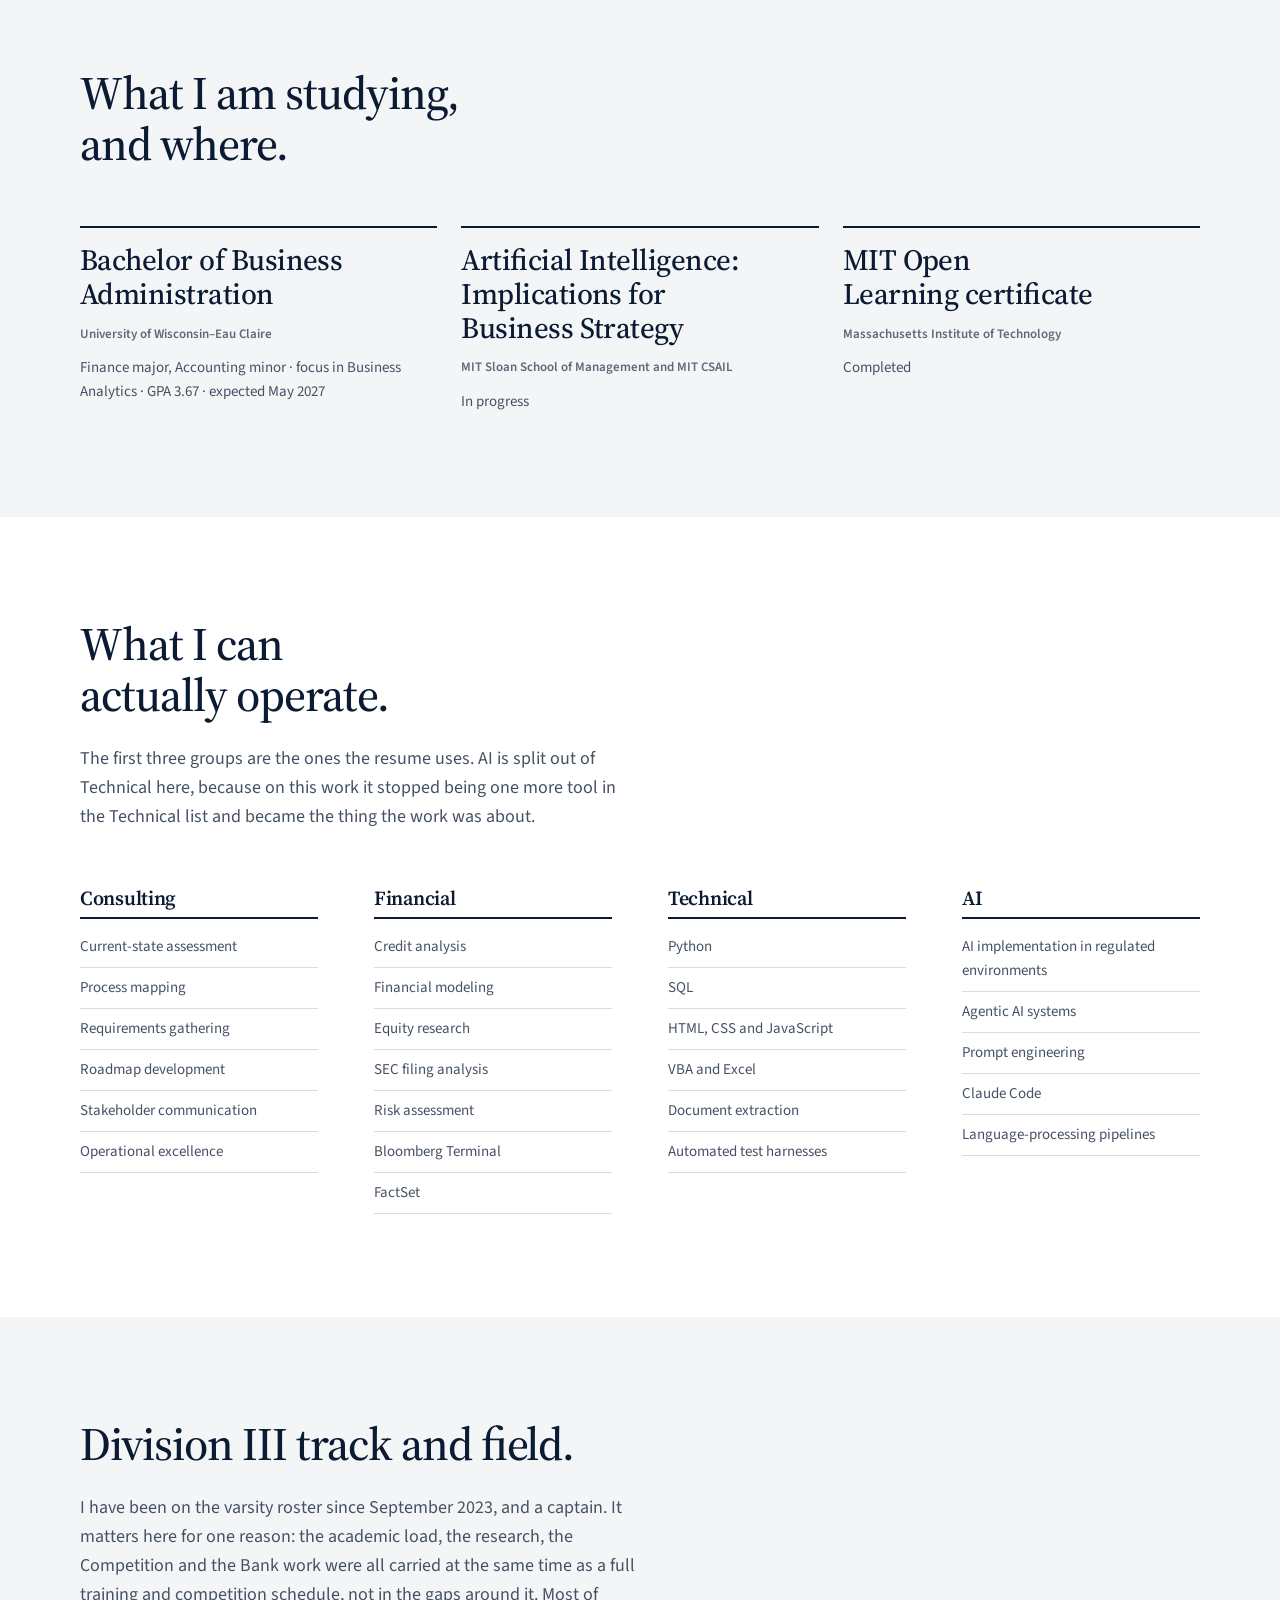
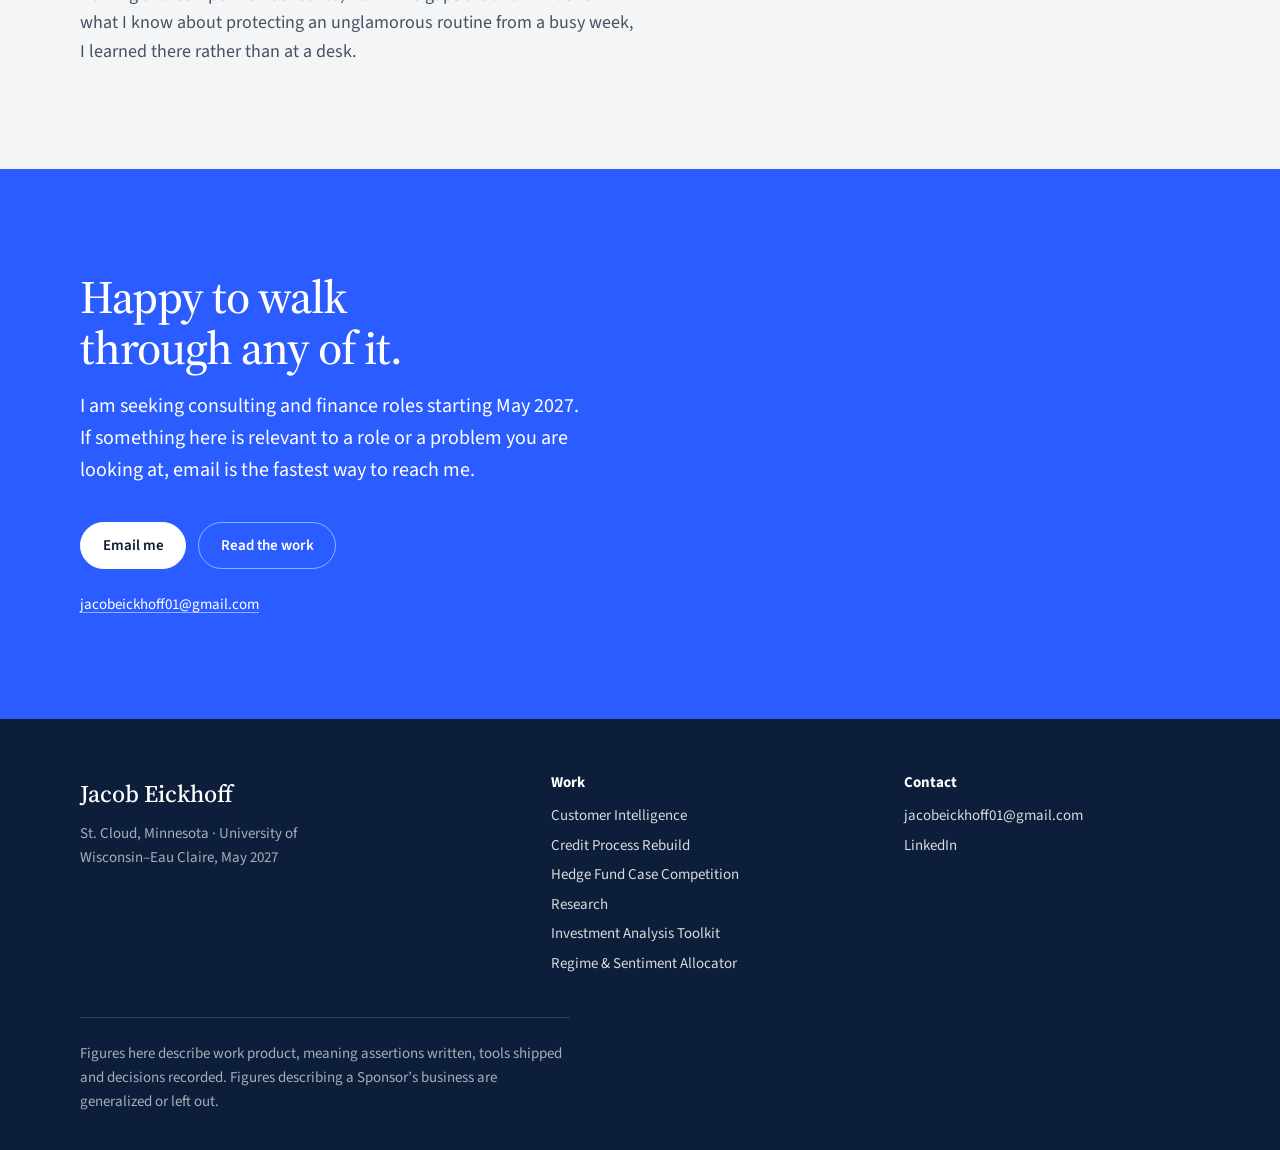
<file: about/index.html>
<!DOCTYPE html>
<html lang="en">
<head>
<meta charset="utf-8">
<meta name="viewport" content="width=device-width, initial-scale=1">
<title>About — Jacob Eickhoff</title>
<meta name="description" content="Jacob Eickhoff — Finance and Accounting BBA at UW–Eau Claire, credit analyst and AI implementation lead for a community bank in the Upper Midwest. Timeline, education, skills, track and field, and why every Case Study here reports a problem.">
<!-- ABOVE THE STYLESHEETS, AND NOT DEFERRED. Both halves matter.
     Not deferred: this script turns the hiding rules on and has to do that before first paint.
     Above them: a classic <script src> cannot execute until every stylesheet BEFORE it has
     loaded, because it might ask for a computed style - so below the Google Fonts link, a slow
     or unreachable CDN blocks this script, which blocks the parser, and the reader gets a blank
     page until a third party answers. Here, the page renders immediately in the fallback face
     and the webfont swaps in when it arrives. See the header of motion.js. -->
<script src="/assets/js/motion.js"></script>
<!-- Deferred: it draws each Exhibit from its data table once the page has parsed, and the page is
     complete without it. Above the stylesheets for the reason given for motion.js. -->
<script src="/assets/js/exhibit.js" defer></script>
<link rel="preconnect" href="https://fonts.googleapis.com">
<link rel="preconnect" href="https://fonts.gstatic.com" crossorigin>
<link rel="stylesheet" href="https://fonts.googleapis.com/css2?family=Source+Serif+4:ital,opsz,wght@0,8..60,400;0,8..60,500;0,8..60,600;1,8..60,500;1,8..60,600&amp;family=Source+Sans+3:wght@400;600;700&amp;display=swap">
<link rel="stylesheet" href="/assets/css/site.css">
<link rel="icon" href="/assets/img/favicon.svg" type="image/svg+xml">
</head>
<body>
<!-- chrome:nav -->
  <a class="skip-link" href="#main">Skip to content</a>
  <header class="site-header">
    <div class="wrap site-header__inner">
      <a class="brand" href="/">Jacob Eickhoff</a>
      <nav class="nav" aria-label="Primary">
        <ul class="nav__list">
          <li><a class="nav__link" href="/work/">Work</a></li>
          <li><a class="nav__link" href="/research/">Research</a></li>
          <li><a class="nav__link is-current" href="/about/" aria-current="page">About</a></li>
          <li><a class="nav__link" href="/resume/">Resume</a></li>
          <li><a class="nav__link nav__cta" href="/contact/">Get in touch</a></li>
        </ul>
      </nav>
    </div>
  </header>
<!-- /chrome:nav -->

<main id="main">

  <section class="page-head">
    <div class="wrap">
      <h1 class="page-head__title">A credit analyst who builds the tools, and writes down what
        went wrong.</h1>
      <p class="page-head__lede">The Case Studies say what the work was. This page says who was
        doing it &mdash; what I am studying, what I have been doing and when, what I can actually
        operate, and why every one of those Case Studies ends by reporting a problem.</p>
    </div>
  </section>

  <section class="section">
    <div class="wrap">
      <div class="about__grid">
        <img class="about__portrait" src="/assets/img/headshot.jpg" width="800" height="800"
             alt="Jacob Eickhoff, photographed against a plain background in a navy jacket.">
        <div>
          <h2 class="section__title">How I got here.</h2>
          <p class="section__lede">I am a Finance and Accounting student at the University of
            Wisconsin&ndash;Eau Claire, graduating in May 2027. Since May 2026 I have been embedded
            with the credit team at a community bank in the Upper Midwest, first as a summer
            analyst and now remotely, and the work has had two halves from the first week: I do the
            standard credit analyst work &mdash; spreading financials, writing risk assessments
            &mdash; and I build the tooling that changes how that work gets done.</p>
          <p class="section__lede">The second half was not what I was hired for. It started
            because the process nobody had written down turned out to be the thing slowing
            everybody else down, and the fastest way to describe it was to build something that
            did it properly. That is the pattern the whole site is about: go into an undocumented
            process, find where it actually breaks, and close the gap with a tool built under
            constraints somebody else set. The constraints are the interesting part. At the Bank
            nothing may reach a cloud service and nothing may require a server, which rules out
            most of what a developer would reach for first and rules in a much smaller, much more
            deliberate set of choices.</p>
          <p class="section__lede">The rest of my time goes to independent research &mdash; equity
            analysis, a portfolio framework, and a faculty-advised study on whether AI-generated
            language in filings predicts anything &mdash; and to Division III track and field.
            Those run at the same time as a full course load, not instead of it.</p>
        </div>
      </div>
    </div>
  </section>

  <!-- The stance. It is on this page and nowhere else, deliberately: put it on every Case Study
       and it reads as an apology attached to the thing being apologised for. Put it once, here,
       and it reads as the method it is. -->
  <section class="section section--shade" id="stance">
    <div class="wrap">
      <h2 class="section__title">Why every Case Study here reports a problem.</h2>
      <p class="stance">Every Case Study on this site carries a What I Learned section, and it is never
          decorative: a defect I found in my own work, an assumption that turned out to be wrong,
          a perspective that changed. That is deliberate, and it is universal rather than
          selective, because work that never reported a problem is the work to trust least
          &mdash; either nothing was checked, or something was found and quietly left out.
          Reporting the problem is how I check myself, and it is the part of a record that is
        hardest to fake. It is also the part an interviewer can actually use.</p>
    </div>
  </section>

  <section class="section" id="timeline">
    <div class="wrap">
      <h2 class="section__title">What I have been doing, and when.</h2>
      <figure class="exhibit" id="exhibit-timeline" data-exhibit="timeline" data-provenance="published">
        <div class="exhibit__head">
          <h3 class="exhibit__title"><span class="exhibit__label">Exhibit 1</span> Four of the seven are
            still under way, and the newest is the bank work, now carried on remotely</h3>
          <p class="exhibit__instruction">Select an entry to read what it was; the current role is
            marked.</p>
        </div>
        <div class="exhibit__stage" data-stage></div>
        <details class="exhibit__data">
          <summary class="exhibit__data-toggle">View the data</summary>
          <div class="exhibit__table exhibit__table--prose">
            <table>
              <caption>Every entry on the timeline, newest first; the first is the current role</caption>
              <thead>
                <tr><th scope="col">Role or Engagement</th><th scope="col">When</th><th scope="col">Where</th><th scope="col">What it was</th></tr>
              </thead>
              <tbody>
                <tr><th scope="row">AI Integration Phase</th><td>Autumn 2026 &mdash; present</td><td>A community bank in the Upper Midwest &middot; remote &middot; ongoing</td><td>The relationship did not end when the summer did; it moved. The work is remote now, and pointed at AI integration and new tooling rather than at credit analysis. Engagement 02 is therefore ongoing rather than concluded. It is carried alongside a full course load and a varsity track and field season.</td></tr>
                <tr><th scope="row">Engagement 02 &mdash; Credit Process Rebuild</th><td>Jun 2026 &mdash; present</td><td>A community bank in the Upper Midwest &middot; on site through the summer &middot; ongoing</td><td>Loan origination rebuilt as local-only browser tools: intake, tax-document extraction, spreads, and the approval presentation restructured into a Three-Stage Review. Begun on site over the summer and not concluded &mdash; it is what the AI Integration Phase above is a continuation of.</td></tr>
                <tr><th scope="row">Engagement 01 &mdash; Customer Intelligence</th><td>May &mdash; Jun 2026</td><td>A community bank in the Upper Midwest &middot; on site</td><td>Browser-based mapping and profitability tools that gave leadership a spatial and demographic view of a customer base it had only ever seen as rows in a spreadsheet.</td></tr>
                <tr><th scope="row">Chamber of Commerce business liaison</th><td>Apr 2026</td><td>University of Wisconsin&ndash;Eau Claire</td><td>One of a small group of Bloomberg-capable students sent to represent the university at a Chamber of Commerce breakfast, talking to regional executives and business owners about AI, financial analysis and careers.</td></tr>
                <tr><th scope="row">The Competition</th><td>Jan 2026 &mdash; present</td><td>Four-person team &middot; hedge fund case competition</td><td>&ldquo;Operational AI Adoption in a Winner-Take-Most Economy.&rdquo; I built the language-processing and machine-learning pipeline behind the paper, and reported the two earlier periods in which the same signal pointed the wrong way rather than only the one in which it worked.</td></tr>
                <tr><th scope="row">Merchandise and community outreach lead</th><td>Nov 2024 &mdash; Mar 2025</td><td>Bonds Social Club</td><td>Outreach to stakeholders across 35+ institutions, a go-to-market plan for 35 merchandise items, campus bookstore placement, and 5+ partner meetings out of it. The least technical thing on this list and the one that taught me the most about getting a decision out of somebody who does not report to me.</td></tr>
                <tr><th scope="row">Independent research</th><td>Jan 2024 &mdash; present</td><td>Self-directed, and faculty-advised</td><td>Equity analysis across US markets on Bloomberg and FactSet, a portfolio framework built on full-market sentiment signals, and The Research &mdash; the faculty-advised study on whether AI-generated language in SEC filings predicts abnormal returns, which I withdrew after catching my own false positive, and then rebuilt from the ground up.</td></tr>
              </tbody>
            </table>
          </div>
        </details>
        <figcaption class="exhibit__source"><b>Source:</b> published; the seven entries this page has
          always listed, unchanged and newest first. Dates are given to the month or the season, and
          the bank behind Engagements 01 and 02 is not named or sized, under the rule that a figure
          about a Sponsor&rsquo;s business is generalized or left out.</figcaption>
      </figure>
    </div>
  </section>

  <section class="section section--shade" id="education">
    <div class="wrap">
      <h2 class="section__title">What I am studying, and where.</h2>
      <ul class="credentials">
        <li class="credential reveal">
          <h3 class="credential__what">Bachelor of Business Administration</h3>
          <p class="credential__where">University of Wisconsin&ndash;Eau Claire</p>
          <p class="credential__meta">Finance major, Accounting minor &middot; focus in Business
            Analytics &middot; GPA 3.67 &middot; expected May 2027</p>
        </li>
        <li class="credential reveal">
          <h3 class="credential__what">Artificial Intelligence: Implications for Business
            Strategy</h3>
          <p class="credential__where">MIT Sloan School of Management and MIT CSAIL</p>
          <p class="credential__meta">In progress</p>
        </li>
        <li class="credential reveal">
          <h3 class="credential__what">MIT Open Learning certificate</h3>
          <p class="credential__where">Massachusetts Institute of Technology</p>
          <p class="credential__meta">Completed</p>
        </li>
      </ul>
    </div>
  </section>

  <section class="section" id="skills">
    <div class="wrap">
      <h2 class="section__title">What I can actually operate.</h2>
      <p class="section__lede">The first three groups are the ones the resume uses. AI is
        split out of Technical here, because on this work it stopped being one more tool in the
        Technical list and became the thing the work was about.</p>
      <div class="skillset">
        <div class="skillset__group reveal">
          <h3 class="skillset__name">Consulting</h3>
          <ul class="skillset__list">
            <li>Current-state assessment</li>
            <li>Process mapping</li>
            <li>Requirements gathering</li>
            <li>Roadmap development</li>
            <li>Stakeholder communication</li>
            <li>Operational excellence</li>
          </ul>
        </div>
        <div class="skillset__group reveal">
          <h3 class="skillset__name">Financial</h3>
          <ul class="skillset__list">
            <li>Credit analysis</li>
            <li>Financial modeling</li>
            <li>Equity research</li>
            <li>SEC filing analysis</li>
            <li>Risk assessment</li>
            <li>Bloomberg Terminal</li>
            <li>FactSet</li>
          </ul>
        </div>
        <div class="skillset__group reveal">
          <h3 class="skillset__name">Technical</h3>
          <ul class="skillset__list">
            <li>Python</li>
            <li>SQL</li>
            <li>HTML, CSS and JavaScript</li>
            <li>VBA and Excel</li>
            <li>Document extraction</li>
            <li>Automated test harnesses</li>
          </ul>
        </div>
        <div class="skillset__group reveal">
          <h3 class="skillset__name">AI</h3>
          <ul class="skillset__list">
            <li>AI implementation in regulated environments</li>
            <li>Agentic AI systems</li>
            <li>Prompt engineering</li>
            <li>Claude Code</li>
            <li>Language-processing pipelines</li>
          </ul>
        </div>
      </div>
    </div>
  </section>

  <section class="section section--shade" id="athletics">
    <div class="wrap">
      <h2 class="section__title">Division III track and field.</h2>
      <p class="section__lede">I have been on the varsity roster since September 2023, and a
        captain. It matters here for one reason: the academic load, the research, the
        Competition and the Bank work were all carried at the same time as a full training and
        competition schedule, not in the gaps around it. Most of what I know about protecting an
        unglamorous routine from a busy week, I learned there rather than at a desk.</p>
    </div>
  </section>

  <section class="section contact">
    <div class="wrap">
      <h2 class="contact__title">Happy to walk through any of it.</h2>
      <p class="contact__lede">I am seeking consulting and finance roles starting May 2027. If something here is relevant to a role or a problem you are
        looking at, email is the fastest way to reach me.</p>
      <div class="contact__actions">
        <a class="btn btn--primary" href="mailto:jacobeickhoff01@gmail.com">Email me</a>
        <a class="btn btn--ghost" href="/work/">Read the work</a>
      </div>
      <p class="contact__address"><a href="mailto:jacobeickhoff01@gmail.com">jacobeickhoff01@gmail.com</a></p>
    </div>
  </section>

</main>

<!-- chrome:footer -->
  <footer class="site-footer">
    <div class="wrap site-footer__inner">
      <div class="site-footer__identity">
        <p class="site-footer__name">Jacob Eickhoff</p>
        <p class="site-footer__where">St. Cloud, Minnesota &middot; University of Wisconsin&ndash;Eau Claire, May 2027</p>
      </div>
      <div class="site-footer__group">
        <h2 class="site-footer__heading">Work</h2>
        <ul class="site-footer__list">
          <li><a href="/work/customer-intelligence/">Customer Intelligence</a></li>
          <li><a href="/work/credit-process-rebuild/">Credit Process Rebuild</a></li>
          <li><a href="/work/the-competition/">Hedge Fund Case Competition</a></li>
          <li><a href="/work/the-research/">Research</a></li>
          <li><a href="/work/investment-analysis-toolkit/">Investment Analysis Toolkit</a></li>
          <li><a href="/work/macrosense/">Regime &amp; Sentiment Allocator</a></li>
        </ul>
      </div>
      <div class="site-footer__group">
        <h2 class="site-footer__heading">Contact</h2>
        <ul class="site-footer__list">
          <li><a href="mailto:jacobeickhoff01@gmail.com">jacobeickhoff01@gmail.com</a></li>
          <li><a href="https://www.linkedin.com/in/jacob-eickhoff" rel="me noopener">LinkedIn</a></li>
        </ul>
      </div>
      <p class="site-footer__note">Figures here describe work product, meaning assertions written, tools shipped and decisions recorded. Figures describing a Sponsor&rsquo;s business are generalized or left out.</p>
    </div>
  </footer>
<!-- /chrome:footer -->

</body>
</html>
</file>
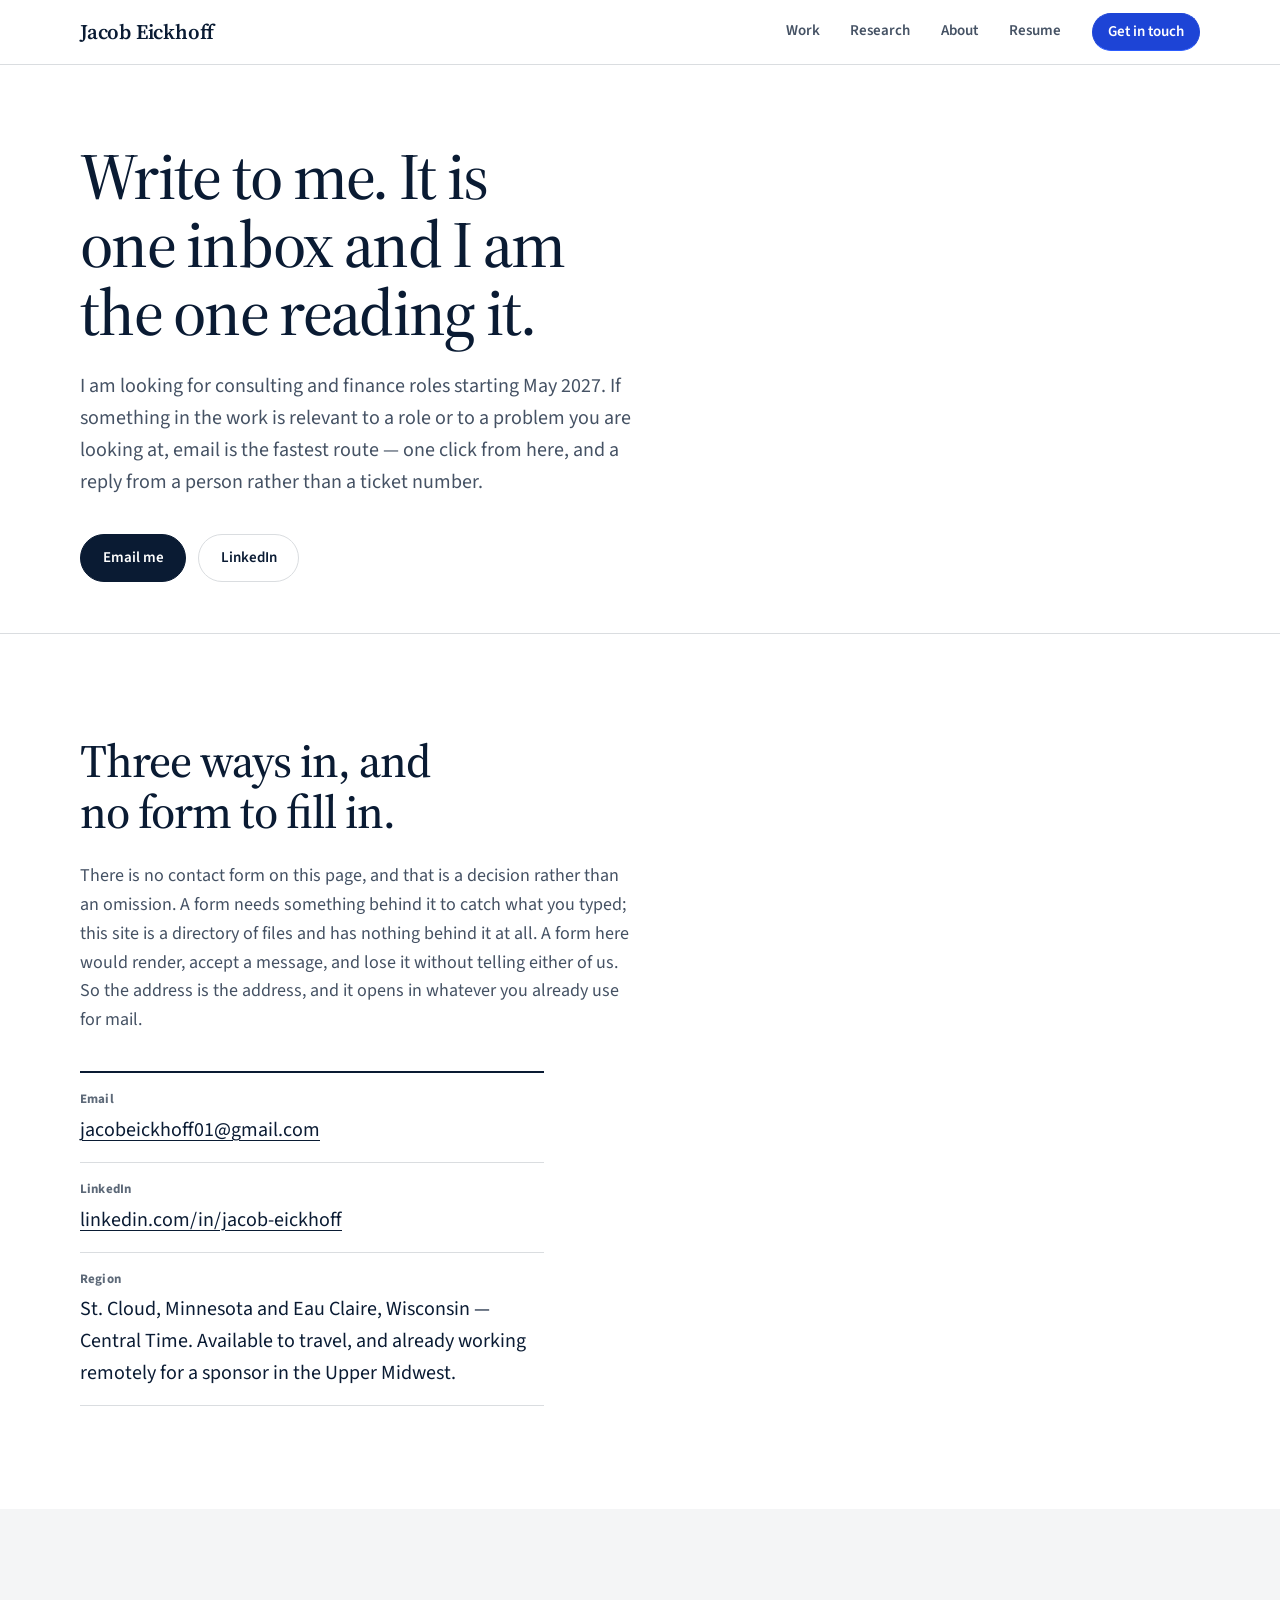
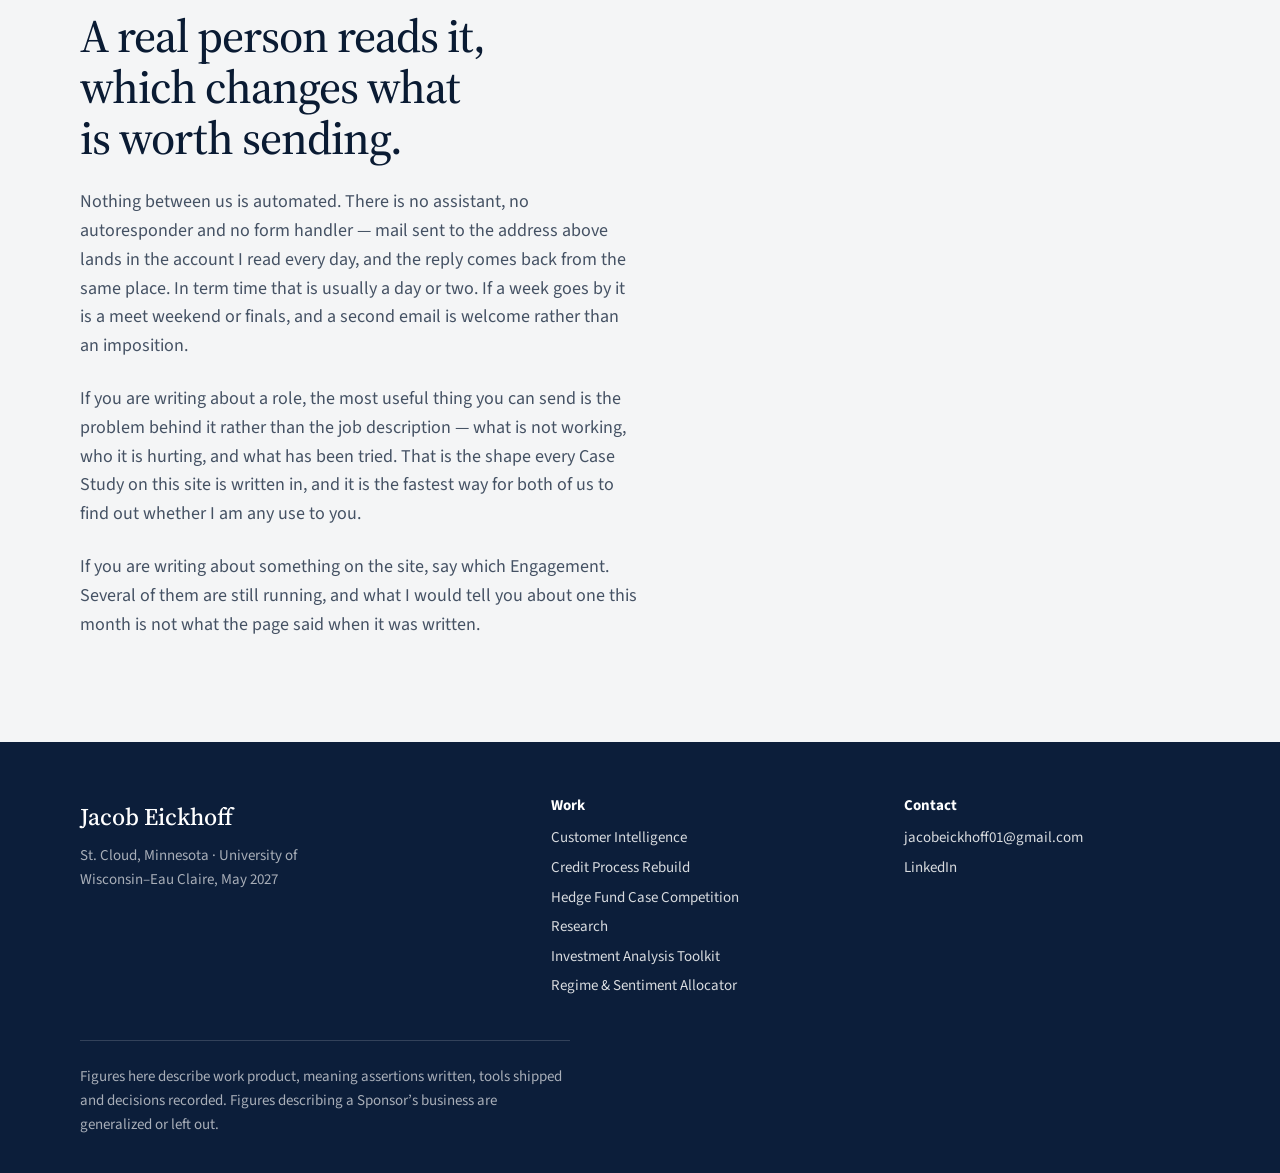
<file: contact/index.html>
<!DOCTYPE html>
<html lang="en">
<head>
<meta charset="utf-8">
<meta name="viewport" content="width=device-width, initial-scale=1">
<title>Contact — Jacob Eickhoff</title>
<meta name="description" content="Email Jacob Eickhoff directly, or find him on LinkedIn. One inbox, read by one person, no contact form and nothing in between. Based in St. Cloud, Minnesota and Eau Claire, Wisconsin.">
<!-- ABOVE THE STYLESHEETS, AND NOT DEFERRED. Both halves matter.
     Not deferred: this script turns the hiding rules on and has to do that before first paint.
     Above them: a classic <script src> cannot execute until every stylesheet BEFORE it has
     loaded, because it might ask for a computed style - so below the Google Fonts link, a slow
     or unreachable CDN blocks this script, which blocks the parser, and the reader gets a blank
     page until a third party answers. Here, the page renders immediately in the fallback face
     and the webfont swaps in when it arrives. See the header of motion.js. -->
<script src="/assets/js/motion.js"></script>
<link rel="preconnect" href="https://fonts.googleapis.com">
<link rel="preconnect" href="https://fonts.gstatic.com" crossorigin>
<link rel="stylesheet" href="https://fonts.googleapis.com/css2?family=Source+Serif+4:ital,opsz,wght@0,8..60,400;0,8..60,500;0,8..60,600;1,8..60,500;1,8..60,600&amp;family=Source+Sans+3:wght@400;600;700&amp;display=swap">
<link rel="stylesheet" href="/assets/css/site.css">
<link rel="icon" href="/assets/img/favicon.svg" type="image/svg+xml">
</head>
<body>
<!-- chrome:nav -->
  <a class="skip-link" href="#main">Skip to content</a>
  <header class="site-header">
    <div class="wrap site-header__inner">
      <a class="brand" href="/">Jacob Eickhoff</a>
      <nav class="nav" aria-label="Primary">
        <ul class="nav__list">
          <li><a class="nav__link" href="/work/">Work</a></li>
          <li><a class="nav__link" href="/research/">Research</a></li>
          <li><a class="nav__link" href="/about/">About</a></li>
          <li><a class="nav__link" href="/resume/">Resume</a></li>
          <li><a class="nav__link nav__cta is-current" href="/contact/" aria-current="page">Get in touch</a></li>
        </ul>
      </nav>
    </div>
  </header>
<!-- /chrome:nav -->

<main id="main">

  <section class="page-head">
    <div class="wrap">
      <h1 class="page-head__title">Write to me. It is one inbox and I am the one reading it.</h1>
      <p class="page-head__lede">I am looking for consulting and finance roles starting May 2027. If something in the work is relevant to a role or to a problem
        you are looking at, email is the fastest route &mdash; one click from here, and a reply
        from a person rather than a ticket number.</p>
      <div class="contact__actions">
        <a class="btn btn--primary" href="mailto:jacobeickhoff01@gmail.com">Email me</a>
        <a class="btn btn--ghost" href="https://www.linkedin.com/in/jacob-eickhoff" rel="me noopener">LinkedIn</a>
      </div>
    </div>
  </section>

  <section class="section">
    <div class="wrap">
      <h2 class="section__title">Three ways in, and no form to fill in.</h2>
      <p class="section__lede">There is no contact form on this page, and that is a decision
        rather than an omission. A form needs something behind it to catch what you typed; this
        site is a directory of files and has nothing behind it at all. A form here would render,
        accept a message, and lose it without telling either of us. So the address is the address,
        and it opens in whatever you already use for mail.</p>
      <dl class="channels">
        <dt>Email</dt>
        <dd><a href="mailto:jacobeickhoff01@gmail.com">jacobeickhoff01@gmail.com</a></dd>
        <dt>LinkedIn</dt>
        <dd><a href="https://www.linkedin.com/in/jacob-eickhoff" rel="me noopener">linkedin.com/in/jacob-eickhoff</a></dd>
        <dt>Region</dt>
        <dd>St. Cloud, Minnesota and Eau Claire, Wisconsin &mdash; Central Time. Available to
          travel, and already working remotely for a sponsor in the Upper Midwest.</dd>
      </dl>
    </div>
  </section>

  <section class="section section--shade">
    <div class="wrap">
      <h2 class="section__title">A real person reads it, which changes what is worth sending.</h2>
      <p class="section__lede">Nothing between us is automated. There is no assistant, no
        autoresponder and no form handler &mdash; mail sent to the address above lands in the
        account I read every day, and the reply comes back from the same place. In term time that
        is usually a day or two. If a week goes by it is a meet weekend or finals, and a second
        email is welcome rather than an imposition.</p>
      <p class="section__lede">If you are writing about a role, the most useful thing you can send
        is the problem behind it rather than the job description &mdash; what is not working, who
        it is hurting, and what has been tried. That is the shape every Case Study on this site is
        written in, and it is the fastest way for both of us to find out whether I am any use to
        you.</p>
      <p class="section__lede">If you are writing about something on the site, say which
        Engagement. Several of them are still running, and what I would tell you about one this
        month is not what the page said when it was written.</p>
    </div>
  </section>

</main>

<!-- chrome:footer -->
  <footer class="site-footer">
    <div class="wrap site-footer__inner">
      <div class="site-footer__identity">
        <p class="site-footer__name">Jacob Eickhoff</p>
        <p class="site-footer__where">St. Cloud, Minnesota &middot; University of Wisconsin&ndash;Eau Claire, May 2027</p>
      </div>
      <div class="site-footer__group">
        <h2 class="site-footer__heading">Work</h2>
        <ul class="site-footer__list">
          <li><a href="/work/customer-intelligence/">Customer Intelligence</a></li>
          <li><a href="/work/credit-process-rebuild/">Credit Process Rebuild</a></li>
          <li><a href="/work/the-competition/">Hedge Fund Case Competition</a></li>
          <li><a href="/work/the-research/">Research</a></li>
          <li><a href="/work/investment-analysis-toolkit/">Investment Analysis Toolkit</a></li>
          <li><a href="/work/macrosense/">Regime &amp; Sentiment Allocator</a></li>
        </ul>
      </div>
      <div class="site-footer__group">
        <h2 class="site-footer__heading">Contact</h2>
        <ul class="site-footer__list">
          <li><a href="mailto:jacobeickhoff01@gmail.com">jacobeickhoff01@gmail.com</a></li>
          <li><a href="https://www.linkedin.com/in/jacob-eickhoff" rel="me noopener">LinkedIn</a></li>
        </ul>
      </div>
      <p class="site-footer__note">Figures here describe work product, meaning assertions written, tools shipped and decisions recorded. Figures describing a Sponsor&rsquo;s business are generalized or left out.</p>
    </div>
  </footer>
<!-- /chrome:footer -->

</body>
</html>
</file>
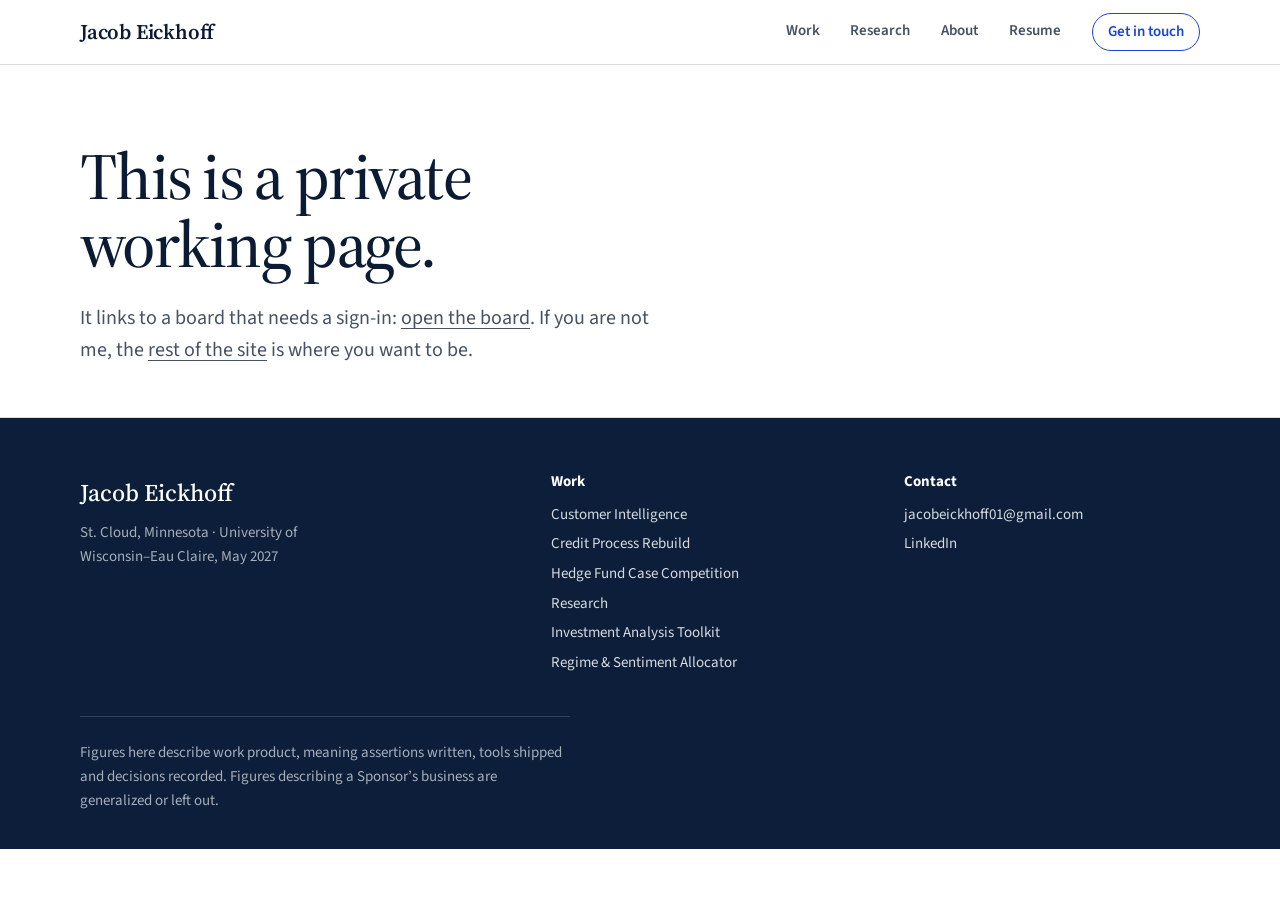
<file: network/index.html>
<!DOCTYPE html>
<html lang="en">
<head>
<meta charset="utf-8">
<meta name="viewport" content="width=device-width, initial-scale=1">
<title>Network — Jacob Eickhoff</title>
<meta name="description" content="A private working page. Nothing here is meant for visitors; the rest of the site is one link away.">
<!-- Unlisted shortcut to a private board on claude.ai. Nothing on the site links here, and the
     board sits behind a claude.ai sign-in, so this page holds no data of its own. -->
<meta name="robots" content="noindex, nofollow">
<!-- ABOVE THE STYLESHEETS, AND NOT DEFERRED. Both halves matter.
     Not deferred: this script turns the hiding rules on and has to do that before first paint.
     Above them: a classic <script src> cannot execute until every stylesheet BEFORE it has
     loaded, because it might ask for a computed style - so below the Google Fonts link, a slow
     or unreachable CDN blocks this script, which blocks the parser, and the reader gets a blank
     page until a third party answers. Here, the page renders immediately in the fallback face
     and the webfont swaps in when it arrives. See the header of motion.js. -->
<script src="/assets/js/motion.js"></script>
<link rel="preconnect" href="https://fonts.googleapis.com">
<link rel="preconnect" href="https://fonts.gstatic.com" crossorigin>
<link rel="stylesheet" href="https://fonts.googleapis.com/css2?family=Source+Serif+4:ital,opsz,wght@0,8..60,400;0,8..60,500;0,8..60,600;1,8..60,500;1,8..60,600&amp;family=Source+Sans+3:wght@400;600;700&amp;display=swap">
<link rel="stylesheet" href="/assets/css/site.css">
<link rel="icon" href="/assets/img/favicon.svg" type="image/svg+xml">
</head>
<body>
<!-- chrome:nav -->
  <a class="skip-link" href="#main">Skip to content</a>
  <header class="site-header">
    <div class="wrap site-header__inner">
      <a class="brand" href="/">Jacob Eickhoff</a>
      <nav class="nav" aria-label="Primary">
        <ul class="nav__list">
          <li><a class="nav__link" href="/work/">Work</a></li>
          <li><a class="nav__link" href="/research/">Research</a></li>
          <li><a class="nav__link" href="/about/">About</a></li>
          <li><a class="nav__link" href="/resume/">Resume</a></li>
          <li><a class="nav__link nav__cta" href="/contact/">Get in touch</a></li>
        </ul>
      </nav>
    </div>
  </header>
<!-- /chrome:nav -->

<!-- NOTHING IN THE NAV IS MARKED CURRENT ON THIS PAGE, and that is the one place on the site where
     that is true. A reader who mistyped a URL is not inside Work or Research or About; saying they
     are is the same lie as a Case Study claiming to BE the Work index. run.py holds this page to
     the opposite of the rule it holds every other page to. -->

<main id="main">

  <section class="page-head">
    <div class="wrap">
      <h1 class="page-head__title">This is a private working page.</h1>
      <p class="page-head__lede">It links to a board that needs a sign-in:
        <a href="https://claude.ai/artifact/X9e8fNvHzbiPa1RjAtxWMG">open the board</a>. If you are not me, the
        <a href="/">rest of the site</a> is where you want to be.</p>
    </div>
  </section>

</main>

<!-- chrome:footer -->
  <footer class="site-footer">
    <div class="wrap site-footer__inner">
      <div class="site-footer__identity">
        <p class="site-footer__name">Jacob Eickhoff</p>
        <p class="site-footer__where">St. Cloud, Minnesota &middot; University of Wisconsin&ndash;Eau Claire, May 2027</p>
      </div>
      <div class="site-footer__group">
        <h2 class="site-footer__heading">Work</h2>
        <ul class="site-footer__list">
          <li><a href="/work/customer-intelligence/">Customer Intelligence</a></li>
          <li><a href="/work/credit-process-rebuild/">Credit Process Rebuild</a></li>
          <li><a href="/work/the-competition/">Hedge Fund Case Competition</a></li>
          <li><a href="/work/the-research/">Research</a></li>
          <li><a href="/work/investment-analysis-toolkit/">Investment Analysis Toolkit</a></li>
          <li><a href="/work/macrosense/">Regime &amp; Sentiment Allocator</a></li>
        </ul>
      </div>
      <div class="site-footer__group">
        <h2 class="site-footer__heading">Contact</h2>
        <ul class="site-footer__list">
          <li><a href="mailto:jacobeickhoff01@gmail.com">jacobeickhoff01@gmail.com</a></li>
          <li><a href="https://www.linkedin.com/in/jacob-eickhoff" rel="me noopener">LinkedIn</a></li>
        </ul>
      </div>
      <p class="site-footer__note">Figures here describe work product, meaning assertions written, tools shipped and decisions recorded. Figures describing a Sponsor&rsquo;s business are generalized or left out.</p>
    </div>
  </footer>
<!-- /chrome:footer -->

</body>
</html>
</file>
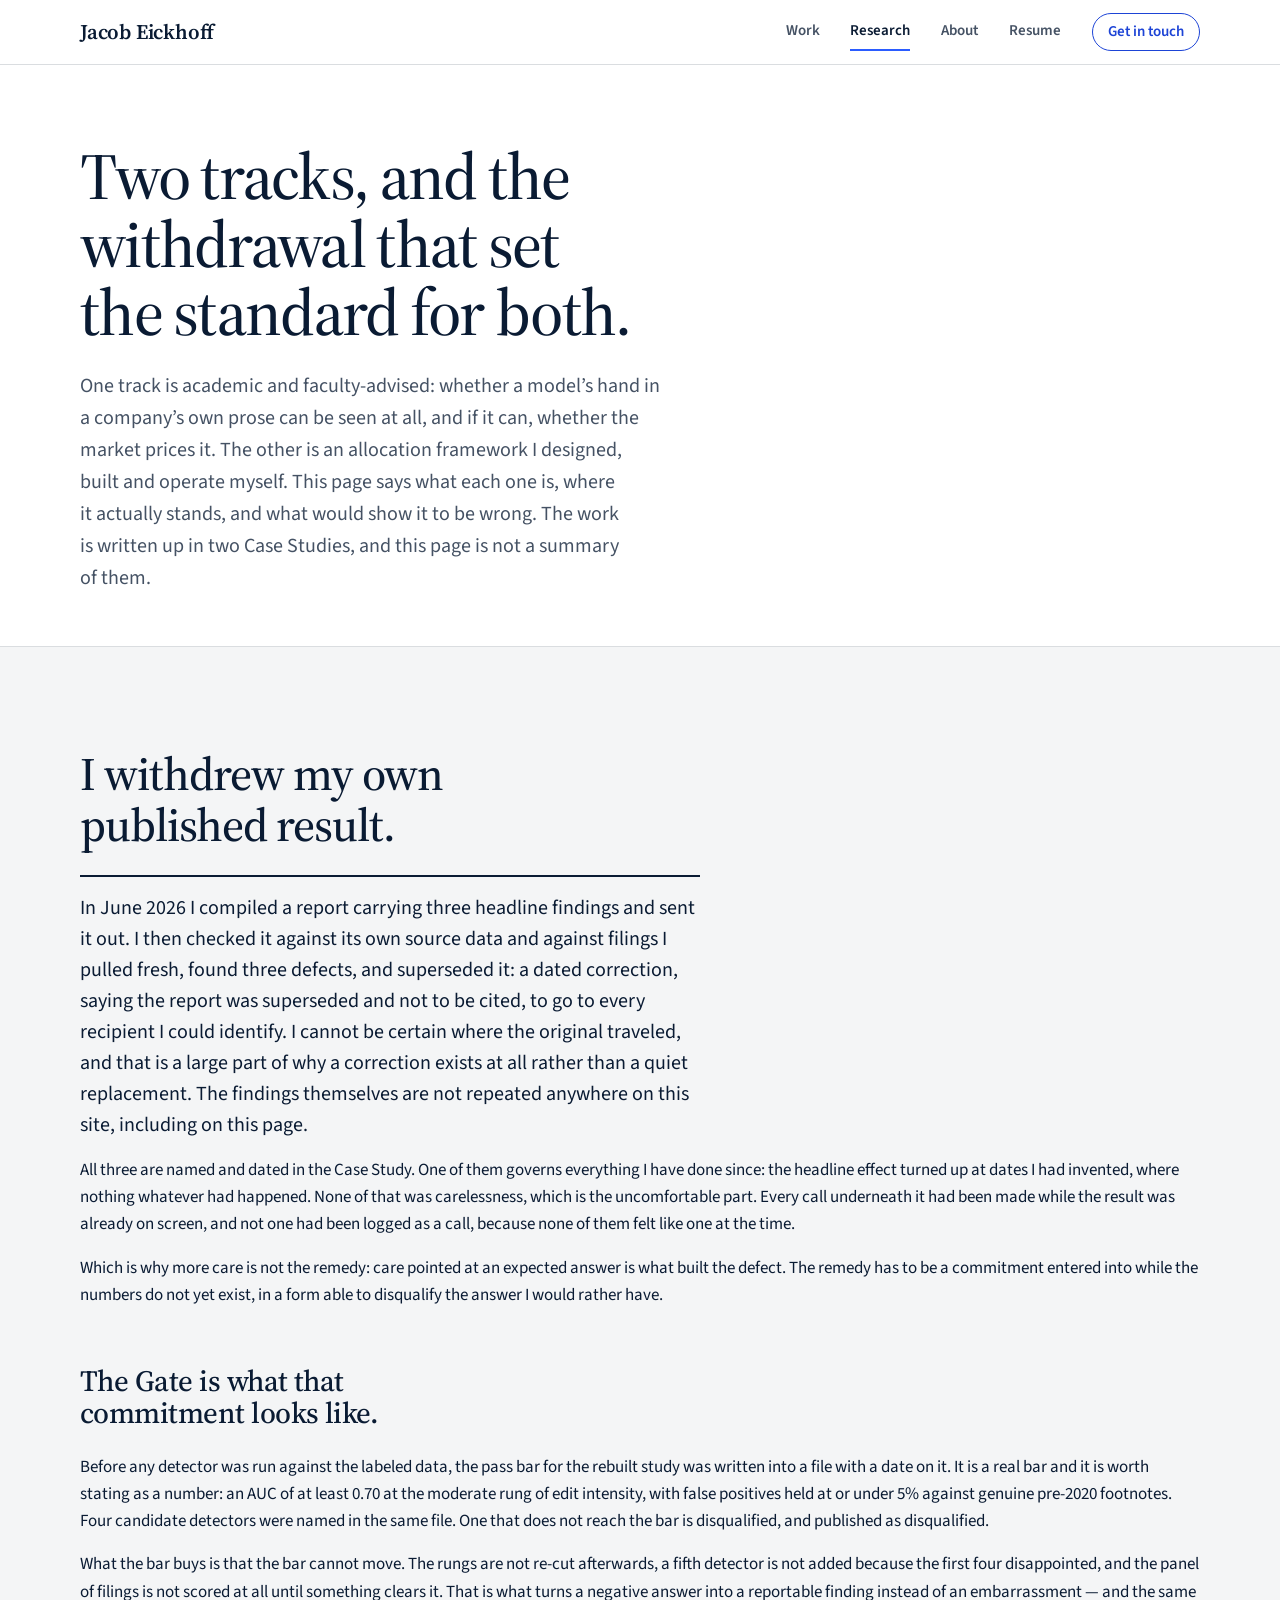
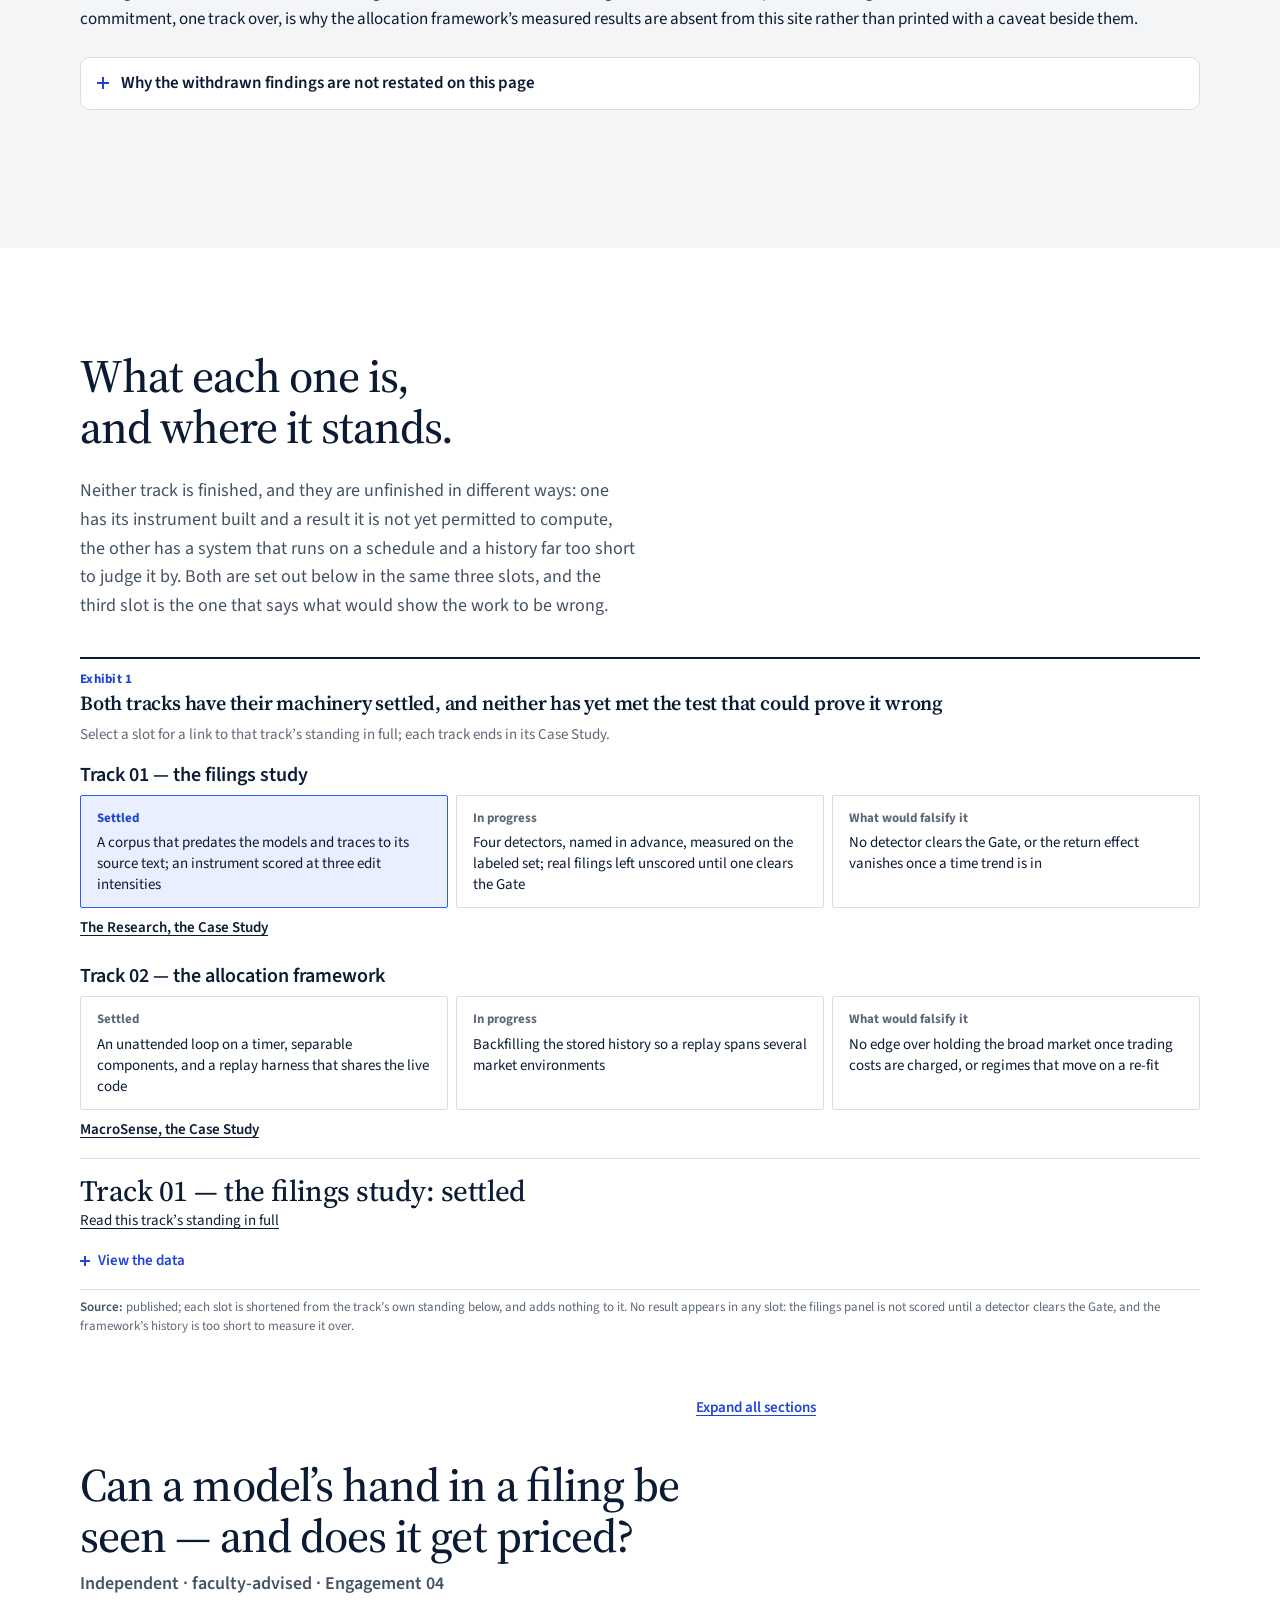
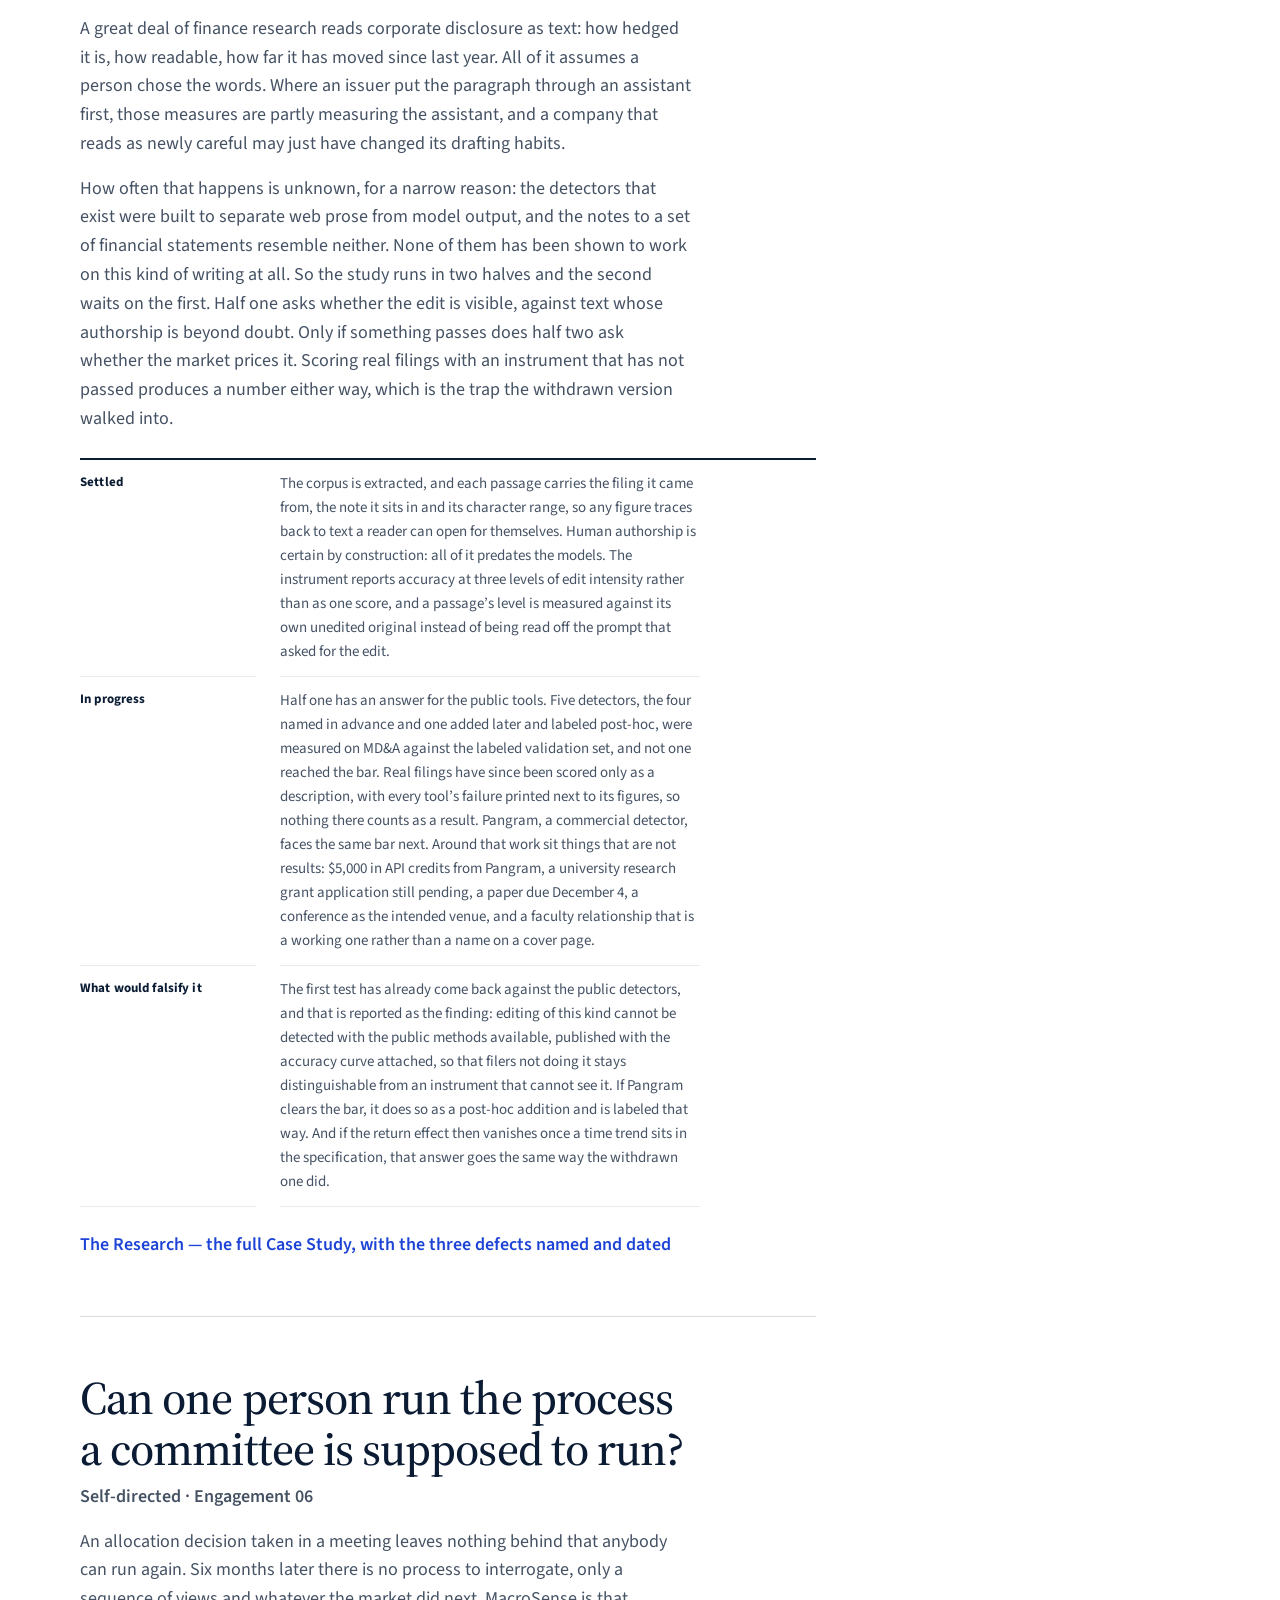
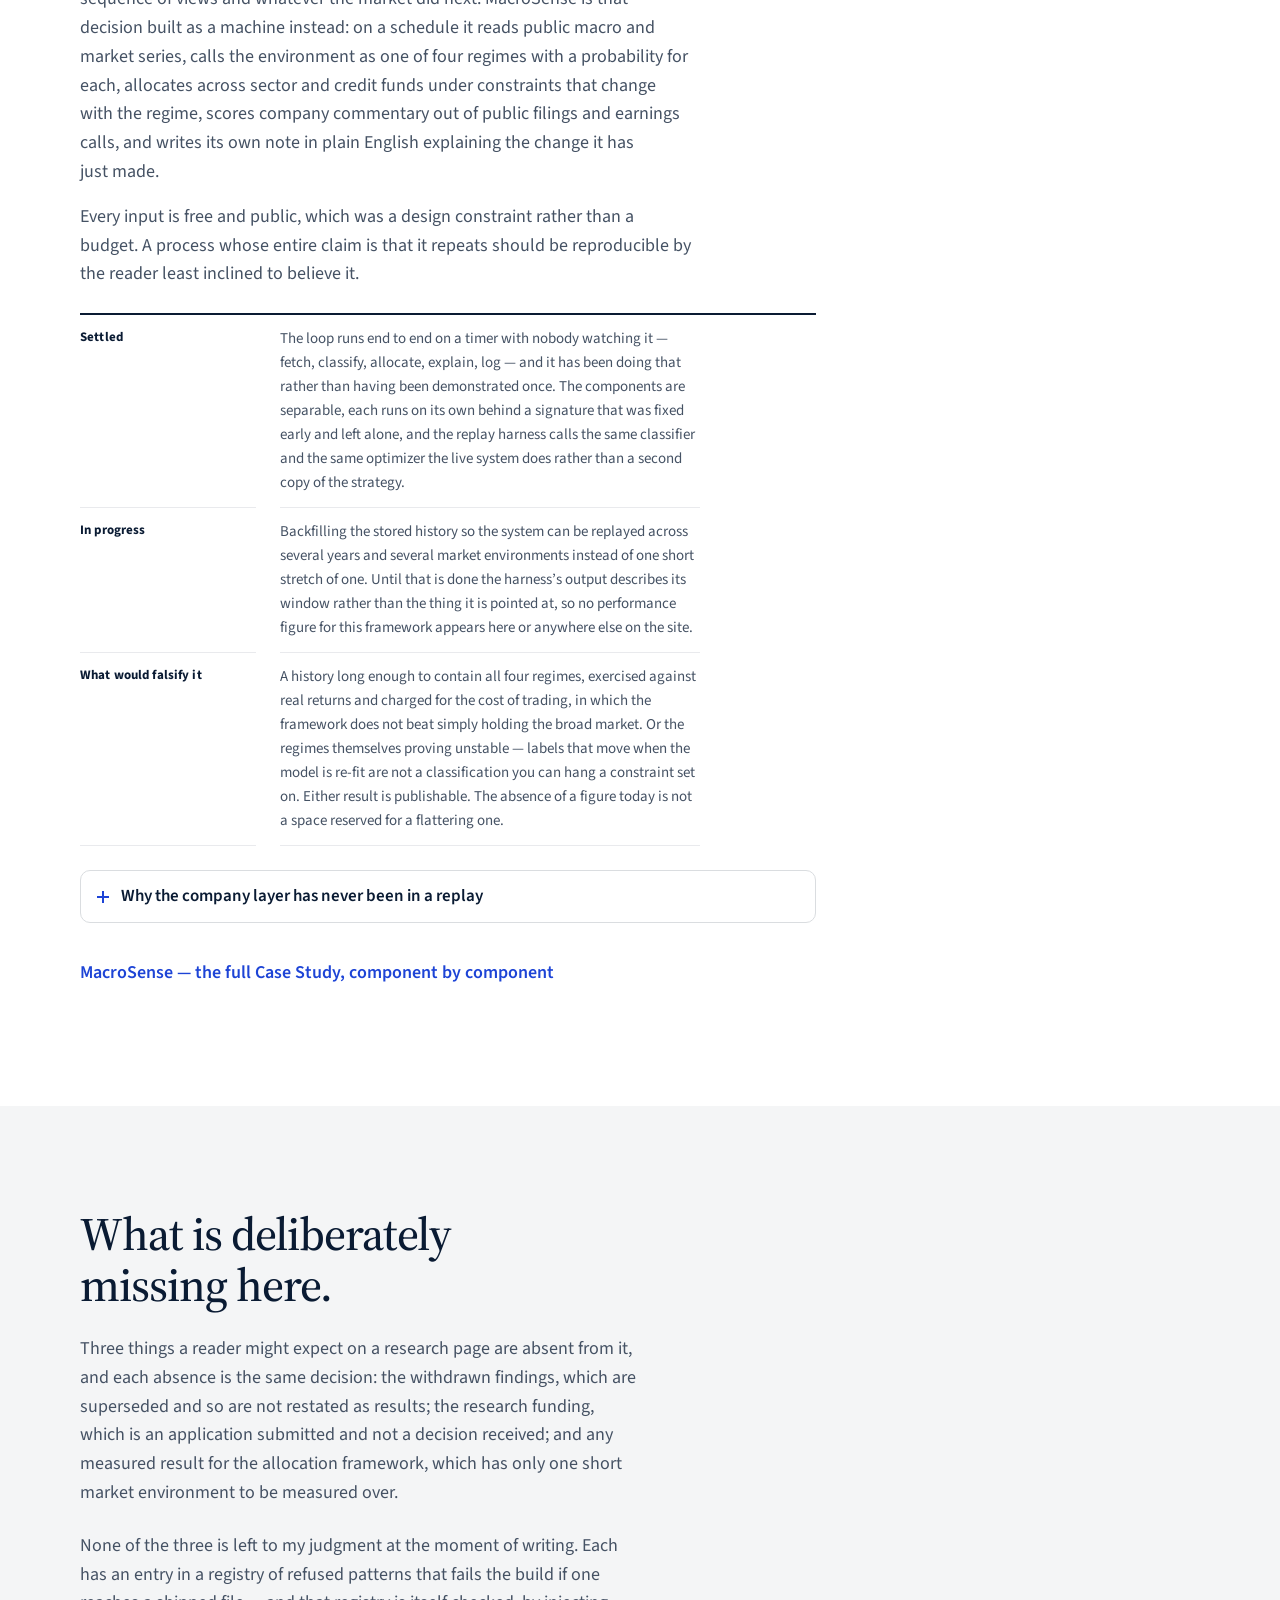
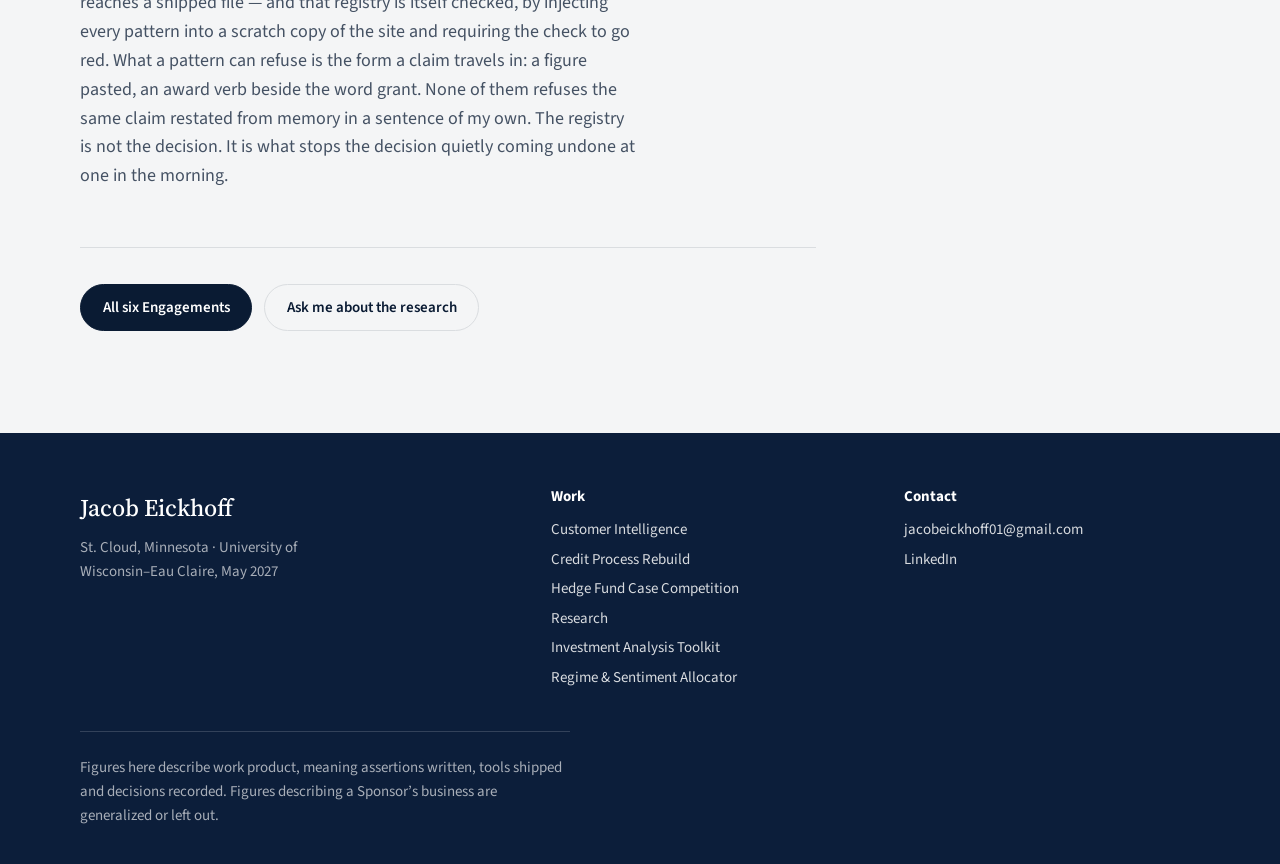
<file: research/index.html>
<!DOCTYPE html>
<html lang="en">
<head>
<meta charset="utf-8">
<meta name="viewport" content="width=device-width, initial-scale=1">
<title>Research &mdash; Jacob Eickhoff</title>
<meta name="description" content="Two research tracks — a faculty-advised study of whether AI-generated language in filings predicts abnormal returns, and a self-directed allocation framework — with the self-withdrawal that set the standard for both, and what would show either of them to be wrong.">
<!-- ABOVE THE STYLESHEETS, AND NOT DEFERRED. Both halves matter.
     Not deferred: this script turns the hiding rules on and has to do that before first paint.
     Above them: a classic <script src> cannot execute until every stylesheet BEFORE it has
     loaded, because it might ask for a computed style - so below the Google Fonts link, a slow
     or unreachable CDN blocks this script, which blocks the parser, and the reader gets a blank
     page until a third party answers. Here, the page renders immediately in the fallback face
     and the webfont swaps in when it arrives. See the header of motion.js. -->
<script src="/assets/js/motion.js"></script>
<!-- Deferred: it draws each Exhibit from its data table once the page has parsed, and the page is
     complete without it. Above the stylesheets for the reason given for motion.js. -->
<script src="/assets/js/exhibit.js" defer></script>
<link rel="preconnect" href="https://fonts.googleapis.com">
<link rel="preconnect" href="https://fonts.gstatic.com" crossorigin>
<link rel="stylesheet" href="https://fonts.googleapis.com/css2?family=Source+Serif+4:ital,opsz,wght@0,8..60,400;0,8..60,500;0,8..60,600;1,8..60,500;1,8..60,600&amp;family=Source+Sans+3:wght@400;600;700&amp;display=swap">
<link rel="stylesheet" href="/assets/css/site.css">
<link rel="icon" href="/assets/img/favicon.svg" type="image/svg+xml">
</head>
<body>
<!-- chrome:nav -->
  <a class="skip-link" href="#main">Skip to content</a>
  <header class="site-header">
    <div class="wrap site-header__inner">
      <a class="brand" href="/">Jacob Eickhoff</a>
      <nav class="nav" aria-label="Primary">
        <ul class="nav__list">
          <li><a class="nav__link" href="/work/">Work</a></li>
          <li><a class="nav__link is-current" href="/research/" aria-current="page">Research</a></li>
          <li><a class="nav__link" href="/about/">About</a></li>
          <li><a class="nav__link" href="/resume/">Resume</a></li>
          <li><a class="nav__link nav__cta" href="/contact/">Get in touch</a></li>
        </ul>
      </nav>
    </div>
  </header>
<!-- /chrome:nav -->

<main id="main">

  <section class="page-head">
    <div class="wrap">
      <h1 class="page-head__title">Two tracks, and the withdrawal that set the standard for
        both.</h1>
      <p class="page-head__lede">One track is academic and faculty-advised: whether a model&rsquo;s
        hand in a company&rsquo;s own prose can be seen at all, and if it can, whether the market
        prices it. The other is an allocation framework I designed, built and operate myself. This
        page says what each one is, where it actually stands, and what would show it to be wrong.
        The work is written up in two Case Studies, and this page is not a summary of them.</p>
    </div>
  </section>

  <!-- THE WITHDRAWAL GOES FIRST, AND ONCE.
       It is the reason a reader should extend any credit to the two tracks below, so it is above
       them rather than tucked into the first one - and it is told at overview level here and in
       full on one Case Study, never in three places at once. -->
  <section class="section section--shade" id="the-withdrawal">
    <div class="wrap">
      <h2 class="section__title">I withdrew my own published result.</h2>
      <p class="stance">In June 2026 I compiled a report carrying three headline findings and sent
        it out. I then checked it against its own source data and against filings I pulled fresh,
        found three defects, and superseded it: a dated correction, saying the report was
        superseded and not to be cited, to go to every recipient I could identify. I cannot be
        certain where the original traveled, and that is a large part of why a correction exists
        at all rather than a quiet replacement. The findings themselves are not repeated anywhere
        on this site, including on this page.</p>
      <p>All three are named and dated in the Case Study. One of them governs everything I have
        done since: the headline effect turned up at dates I had invented, where nothing whatever
        had happened. None of that was carelessness, which is the uncomfortable part. Every call
        underneath it had been made while the result was already on screen, and not one had been
        logged as a call, because none of them felt like one at the time.</p>
      <p>Which is why more care is not the remedy: care pointed at an expected answer is what built
        the defect. The remedy has to be a commitment entered into while the numbers do not yet
        exist, in a form able to disqualify the answer I would rather have.</p>
      <h3 class="section__subtitle" id="the-gate">The Gate is what that commitment looks
        like.</h3>
      <p>Before any detector was run against the labeled data, the pass bar for the rebuilt study
        was written into a file with a date on it. It is a real bar and it is worth stating as a
        number: an AUC of at least 0.70 at the moderate rung of edit intensity, with false positives
        held at or under 5% against genuine pre-2020 footnotes. Four candidate detectors were named
        in the same file. One that does not reach the bar is disqualified, and published as
        disqualified.</p>
      <p>What the bar buys is that the bar cannot move. The rungs are not re-cut afterwards, a
        fifth detector is not added because the first four disappointed, and the panel of filings is
        not scored at all until something clears it. That is what turns a negative answer into a
        reportable finding instead of an embarrassment &mdash; and the same commitment, one track
        over, is why the allocation framework&rsquo;s measured results are absent from this site
        rather than printed with a caveat beside them.</p>
      <details class="disclosure">
        <summary class="disclosure__summary">Why the withdrawn findings are not restated on this
          page</summary>
        <div class="disclosure__body">
          <p>The superseded report is the one piece of work here whose conclusions are deliberately
            unavailable, and that is a decision rather than an oversight. Restating them would put
            three figures back in front of a reader who has no way to re-derive them, attached to a
            sentence explaining that they are wrong &mdash; and a figure travels a great deal
            further than the sentence qualifying it.</p>
          <p>What is published instead is the defect behind each one, which is the part somebody
            else can use: it says what to look for in work of the same shape, and it can be checked
            against the pipeline that replaced it.</p>
        </div>
      </details>
    </div>
  </section>

  <section class="section" id="the-tracks">
    <div class="wrap">
      <h2 class="section__title">What each one is, and where it stands.</h2>
      <p class="section__lede">Neither track is finished, and they are unfinished in different
        ways: one has its instrument built and a result it is not yet permitted to compute, the
        other has a system that runs on a schedule and a history far too short to judge it by. Both
        are set out below in the same three slots, and the third slot is the one that says what
        would show the work to be wrong.</p>

      <figure class="exhibit" id="exhibit-standing" data-exhibit="status-board" data-provenance="published">
        <div class="exhibit__head">
          <h3 class="exhibit__title"><span class="exhibit__label">Exhibit 1</span> Both tracks have
            their machinery settled, and neither has yet met the test that could prove it wrong</h3>
          <p class="exhibit__instruction">Select a slot for a link to that track&rsquo;s standing in
            full; each track ends in its Case Study.</p>
        </div>
        <div class="exhibit__stage" data-stage></div>
        <details class="exhibit__data">
          <summary class="exhibit__data-toggle">View the data</summary>
          <div class="exhibit__table exhibit__table--prose">
            <table>
              <caption>Each Research Track&rsquo;s three standing slots, in short; each track is set
                out in full below</caption>
              <thead>
                <tr><th scope="col">Research Track</th><th scope="col">Settled</th><th scope="col">In progress</th><th scope="col">What would falsify it</th><th scope="col">Case Study</th></tr>
              </thead>
              <tbody>
                <tr><th scope="row"><a href="#filings-and-returns">Track 01 &mdash; the filings study</a></th><td>A corpus that predates the models and traces to its source text; an instrument scored at three edit intensities</td><td>Four detectors, named in advance, measured on the labeled set; real filings left unscored until one clears the Gate</td><td>No detector clears the Gate, or the return effect vanishes once a time trend is in</td><td><a href="/work/the-research/">The Research</a></td></tr>
                <tr><th scope="row"><a href="#allocation-framework">Track 02 &mdash; the allocation framework</a></th><td>An unattended loop on a timer, separable components, and a replay harness that shares the live code</td><td>Backfilling the stored history so a replay spans several market environments</td><td>No edge over holding the broad market once trading costs are charged, or regimes that move on a re-fit</td><td><a href="/work/macrosense/">MacroSense</a></td></tr>
              </tbody>
            </table>
          </div>
        </details>
        <figcaption class="exhibit__source"><b>Source:</b> published; each slot is shortened from
          the track&rsquo;s own standing below, and adds nothing to it. No result appears in any slot:
          the filings panel is not scored until a detector clears the Gate, and the framework&rsquo;s
          history is too short to measure it over.</figcaption>
      </figure>

      <p class="section__tools">
        <button class="expand-all" type="button" data-expand-all hidden>Expand all sections</button>
      </p>

      <section class="track reveal" id="filings-and-returns">
        <h3 class="track__name">Can a model&rsquo;s hand in a filing be seen &mdash; and does it get
          priced?</h3>
        <p class="track__sponsor">Independent &middot; faculty-advised &middot; Engagement 04</p>
        <p>A great deal of finance research reads corporate disclosure as text: how hedged it is,
          how readable, how far it has moved since last year. All of it assumes a person chose the
          words. Where an issuer put the paragraph through an assistant first, those measures are
          partly measuring the assistant, and a company that reads as newly careful may just have
          changed its drafting habits.</p>
        <p>How often that happens is unknown, for a narrow reason: the detectors that exist were
          built to separate web prose from model output, and the notes to a set of financial
          statements resemble neither. None of them has been shown to work on this kind of writing
          at all. So the study runs in two halves and the second waits on the first. Half one asks
          whether the edit is visible, against text whose authorship is beyond doubt. Only if
          something passes does half two ask whether the market prices it. Scoring real filings
          with an instrument that has not passed produces a number either way, which is the trap
          the withdrawn version walked into.</p>
        <dl class="track__standing">
          <dt>Settled</dt>
          <dd>The corpus is extracted, and each passage carries the filing it came from, the note it
            sits in and its character range, so any figure traces back to text a reader can open for
            themselves. Human authorship is certain by construction: all of it predates the models.
            The instrument reports accuracy at three levels of edit intensity rather than as one
            score, and a passage&rsquo;s level is measured against its own unedited original instead
            of being read off the prompt that asked for the edit.</dd>
          <dt>In progress</dt>
          <dd>Half one has an answer for the public tools. Five detectors, the four named in
            advance and one added later and labeled post-hoc, were measured on MD&amp;A against the
            labeled validation set, and not one reached the bar. Real filings have since been
            scored only as a description, with every tool&rsquo;s failure printed next to its
            figures, so nothing there counts as a result. Pangram, a commercial detector, faces the
            same bar next. Around that work sit things that are not results: $5,000 in API credits
            from Pangram, a university research grant application still pending, a paper due
            December 4, a conference as the intended venue, and a faculty relationship that is a
            working one rather than a name on a cover page.</dd>
          <dt>What would falsify it</dt>
          <dd>The first test has already come back against the public detectors, and that is
            reported as the finding: editing of this kind cannot be detected with the public
            methods available, published with the accuracy curve attached, so that filers not
            doing it stays distinguishable from an instrument that cannot see it. If Pangram clears
            the bar, it does so as a post-hoc addition and is labeled that way. And if the return
            effect then vanishes once a time trend sits in the specification, that answer goes the
            same way the withdrawn one did.</dd>
        </dl>
        <p class="track__more"><a href="/work/the-research/">The Research &mdash; the full Case
          Study, with the three defects named and dated</a></p>
      </section>

      <section class="track reveal" id="allocation-framework">
        <h3 class="track__name">Can one person run the process a committee is supposed to
          run?</h3>
        <p class="track__sponsor">Self-directed &middot; Engagement 06</p>
        <p>An allocation decision taken in a meeting leaves nothing behind that anybody can run
          again. Six months later there is no process to interrogate, only a sequence of views and
          whatever the market did next. MacroSense is that decision built as a machine instead: on a
          schedule it reads public macro and market series, calls the environment as one of four
          regimes with a probability for each, allocates across sector and credit funds under
          constraints that change with the regime, scores company commentary out of public filings
          and earnings calls, and writes its own note in plain English explaining the change it has
          just made.</p>
        <p>Every input is free and public, which was a design constraint rather than a budget. A
          process whose entire claim is that it repeats should be reproducible by the reader least
          inclined to believe it.</p>
        <dl class="track__standing">
          <dt>Settled</dt>
          <dd>The loop runs end to end on a timer with nobody watching it &mdash; fetch, classify,
            allocate, explain, log &mdash; and it has been doing that rather than having been
            demonstrated once. The components are separable, each runs on its own behind a
            signature that was fixed early and left alone, and the replay harness calls the same
            classifier and the same optimizer the live system does rather than a second copy of the
            strategy.</dd>
          <dt>In progress</dt>
          <dd>Backfilling the stored history so the system can be replayed across several years and
            several market environments instead of one short stretch of one. Until that is done the
            harness&rsquo;s output describes its window rather than the thing it is pointed at, so
            no performance figure for this framework appears here or anywhere else on the site.</dd>
          <dt>What would falsify it</dt>
          <dd>A history long enough to contain all four regimes, exercised against real returns and
            charged for the cost of trading, in which the framework does not beat simply holding the
            broad market. Or the regimes themselves proving unstable &mdash; labels that move when
            the model is re-fit are not a classification you can hang a constraint set on. Either
            result is publishable. The absence of a figure today is not a space reserved for a
            flattering one.</dd>
        </dl>
        <details class="disclosure">
          <summary class="disclosure__summary">Why the company layer has never been in a
            replay</summary>
          <div class="disclosure__body">
            <p>Two layers, one history, and it only reaches one of them. Every replay run so far
              has therefore exercised the macro half of the system while looking from the outside
              like a test of all of it. The Case Study says what the stored rows do and do not
              hold.</p>
            <p>It belongs beside the short window rather than inside it, because a reader told the
              history is short would reasonably take it to be short on the whole thing. Reconstructing
              what had been filed and said as at each past date is the larger half of the backfill,
              and the reason it is not finished.</p>
          </div>
        </details>
        <p class="track__more"><a href="/work/macrosense/">MacroSense &mdash; the full Case Study,
          component by component</a></p>
      </section>

    </div>
  </section>

  <section class="section section--shade" id="what-is-missing">
    <div class="wrap">
      <h2 class="section__title">What is deliberately missing here.</h2>
      <p class="section__lede">Three things a reader might expect on a research page are absent
        from it, and each absence is the same decision: the withdrawn findings, which are
        superseded and so are not restated as results; the research funding, which is an
        application submitted and not a decision received; and any measured result for the
        allocation framework, which has only one short market environment to be measured over.</p>
      <p class="section__lede">None of the three is left to my judgment at the moment of writing.
        Each has an entry in a registry of refused patterns that fails the build if one reaches a
        shipped file &mdash; and that registry is itself checked, by injecting every pattern into a
        scratch copy of the site and requiring the check to go red. What a pattern can refuse is the
        form a claim travels in: a figure pasted, an award verb beside the word grant. None of them
        refuses the same claim restated from memory in a sentence of my own. The registry is not the
        decision. It is what stops the decision quietly coming undone at one in the morning.</p>
      <p class="case-foot">
        <a class="btn btn--solid" href="/work/">All six Engagements</a>
        <a class="btn btn--outline" href="mailto:jacobeickhoff01@gmail.com">Ask me about the
          research</a>
      </p>
    </div>
  </section>

</main>

<!-- chrome:footer -->
  <footer class="site-footer">
    <div class="wrap site-footer__inner">
      <div class="site-footer__identity">
        <p class="site-footer__name">Jacob Eickhoff</p>
        <p class="site-footer__where">St. Cloud, Minnesota &middot; University of Wisconsin&ndash;Eau Claire, May 2027</p>
      </div>
      <div class="site-footer__group">
        <h2 class="site-footer__heading">Work</h2>
        <ul class="site-footer__list">
          <li><a href="/work/customer-intelligence/">Customer Intelligence</a></li>
          <li><a href="/work/credit-process-rebuild/">Credit Process Rebuild</a></li>
          <li><a href="/work/the-competition/">Hedge Fund Case Competition</a></li>
          <li><a href="/work/the-research/">Research</a></li>
          <li><a href="/work/investment-analysis-toolkit/">Investment Analysis Toolkit</a></li>
          <li><a href="/work/macrosense/">Regime &amp; Sentiment Allocator</a></li>
        </ul>
      </div>
      <div class="site-footer__group">
        <h2 class="site-footer__heading">Contact</h2>
        <ul class="site-footer__list">
          <li><a href="mailto:jacobeickhoff01@gmail.com">jacobeickhoff01@gmail.com</a></li>
          <li><a href="https://www.linkedin.com/in/jacob-eickhoff" rel="me noopener">LinkedIn</a></li>
        </ul>
      </div>
      <p class="site-footer__note">Figures here describe work product, meaning assertions written, tools shipped and decisions recorded. Figures describing a Sponsor&rsquo;s business are generalized or left out.</p>
    </div>
  </footer>
<!-- /chrome:footer -->

</body>
</html>
</file>
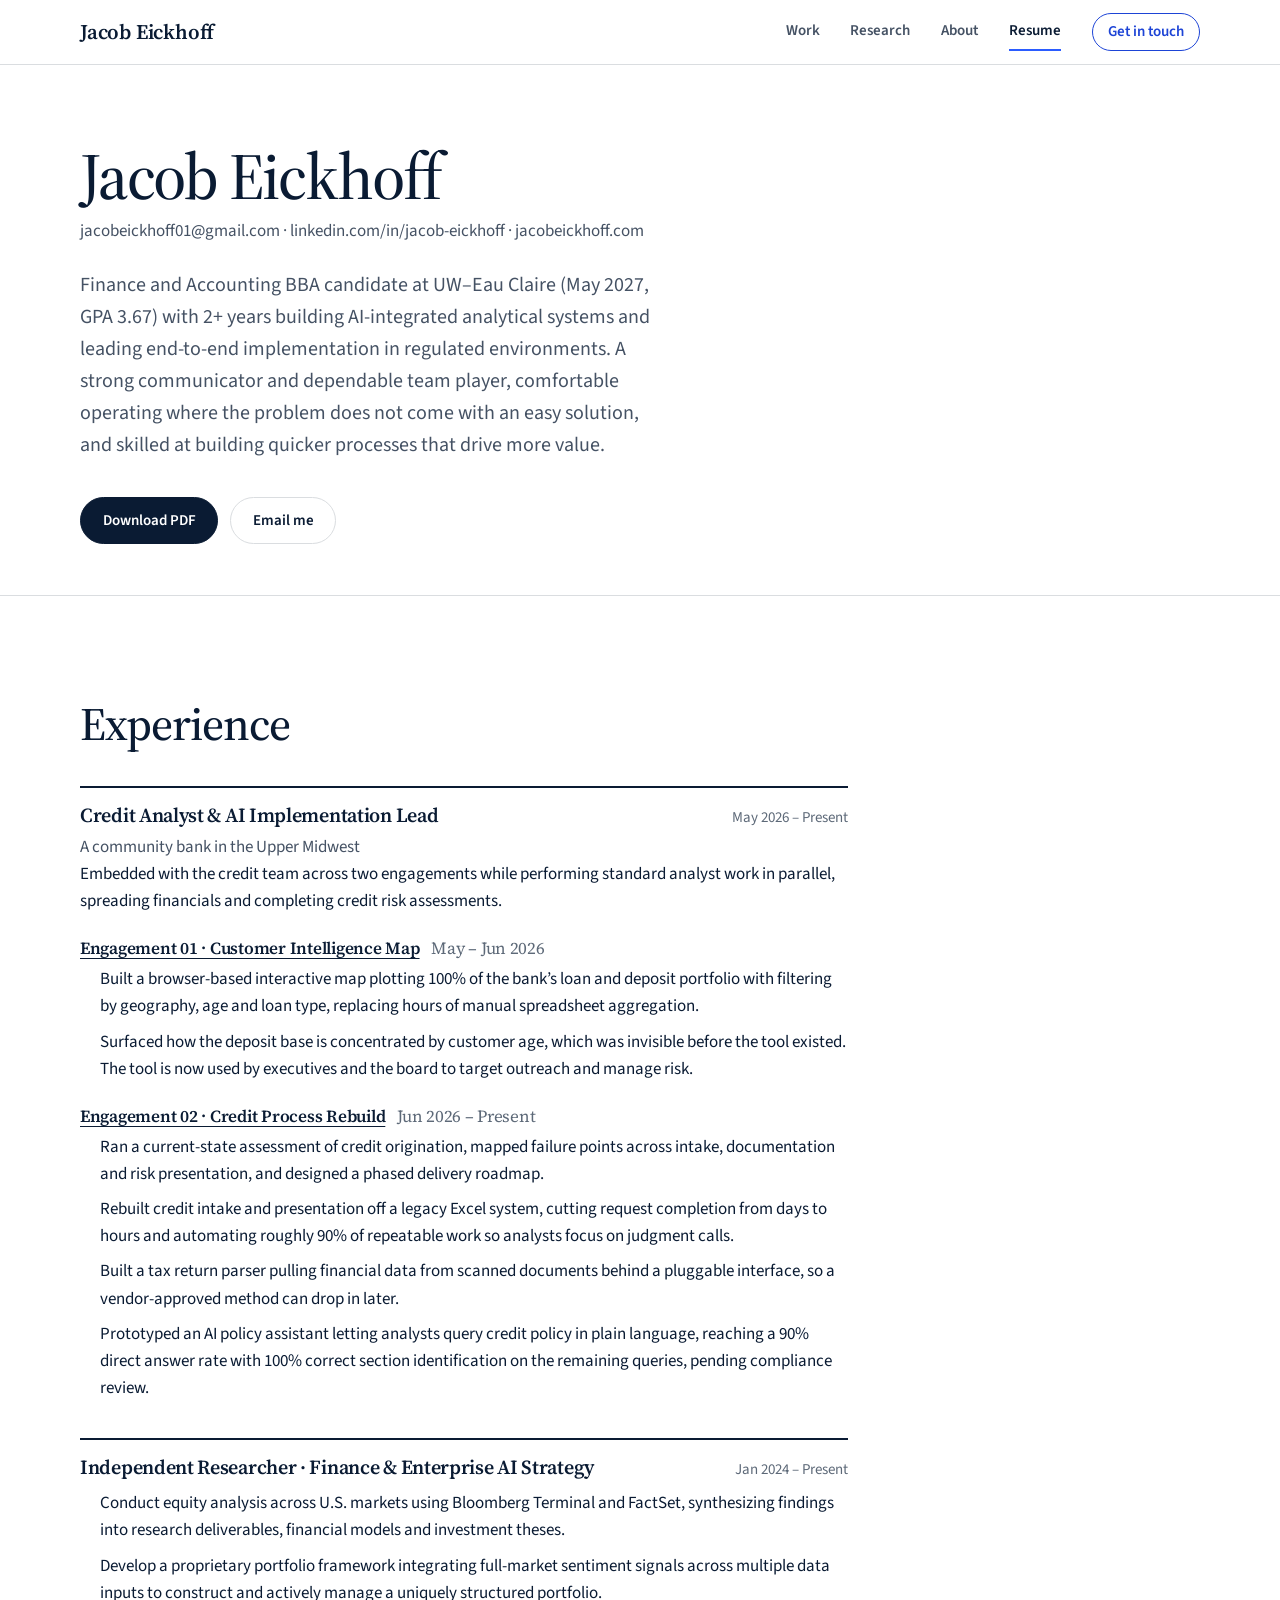
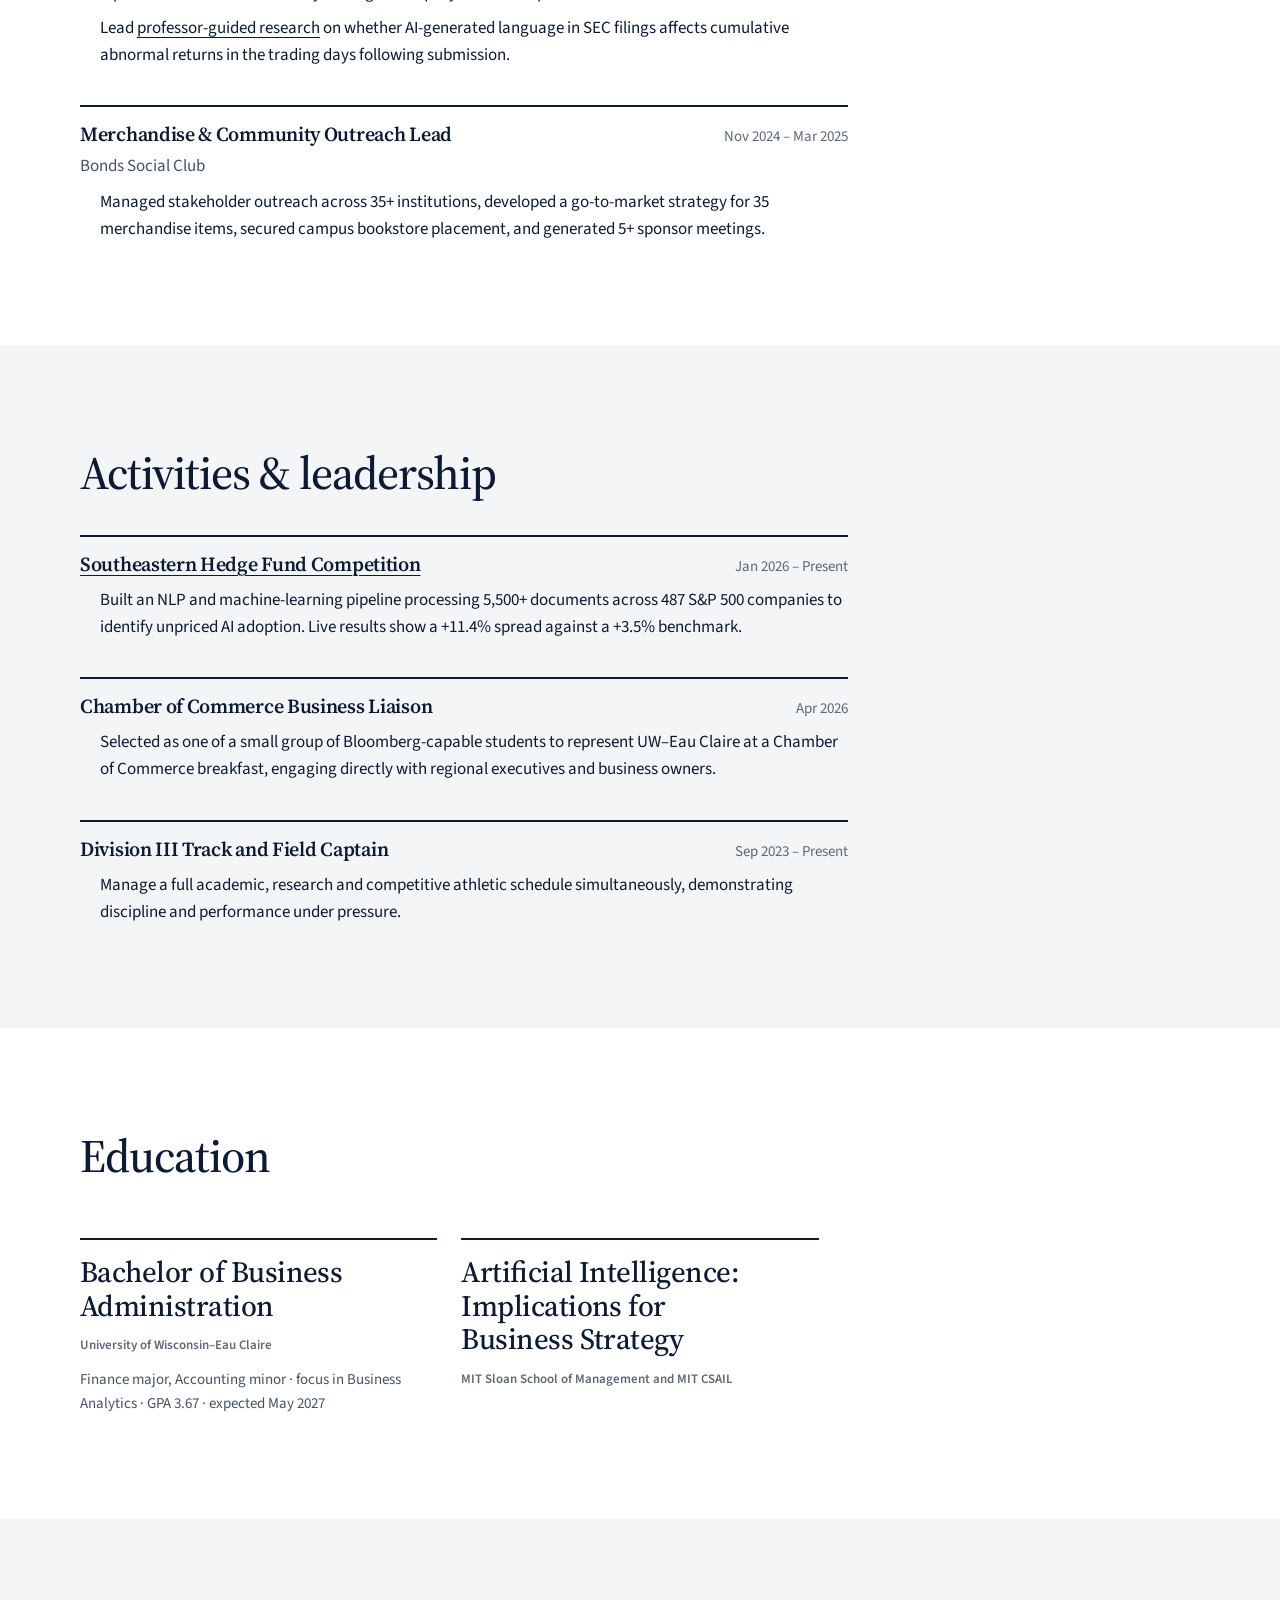
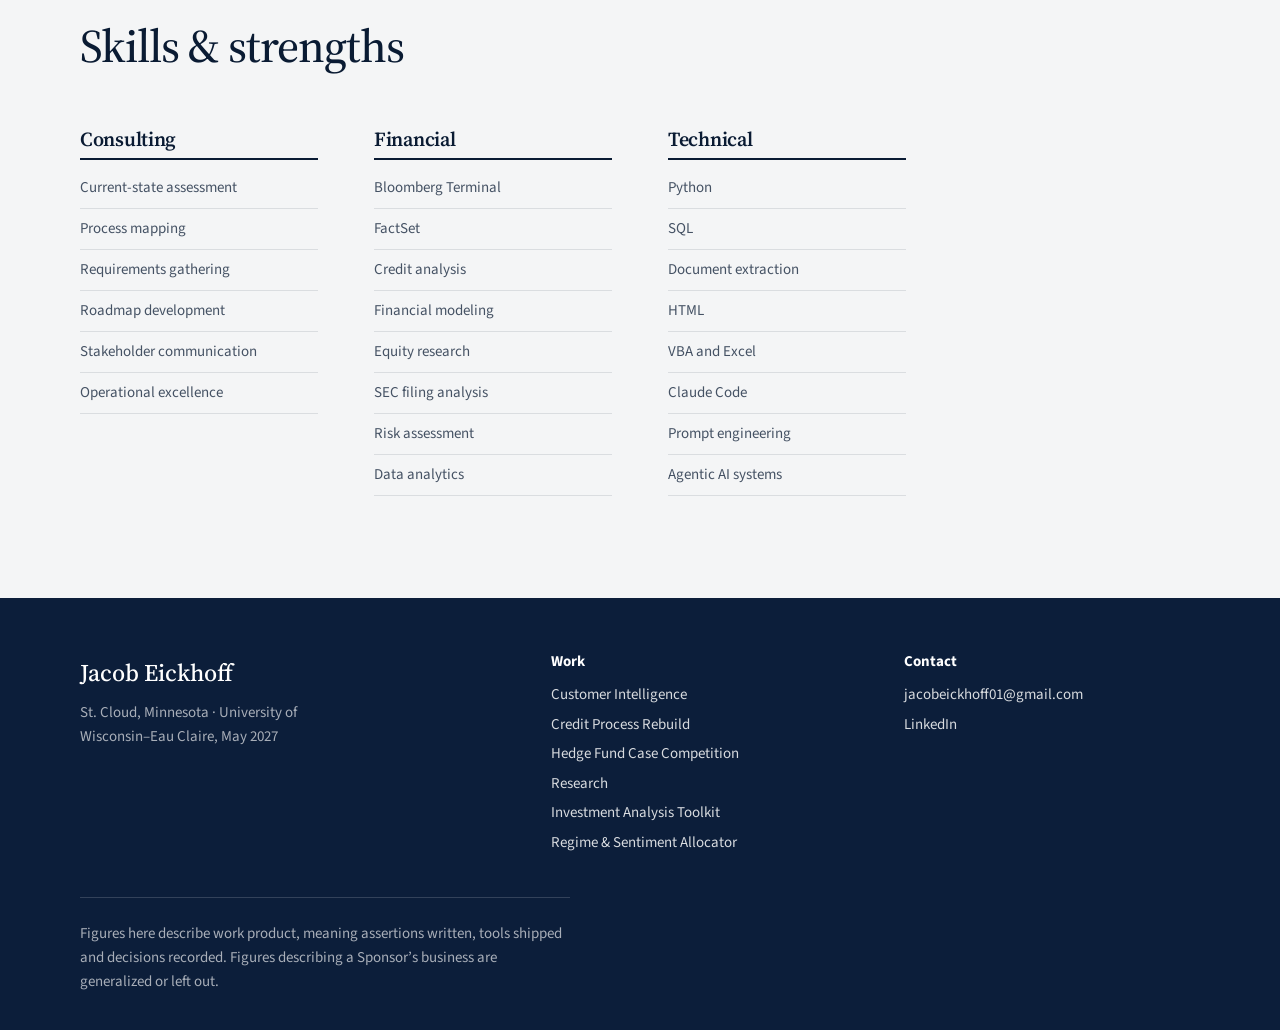
<file: resume/index.html>
<!DOCTYPE html>
<html lang="en">
<head>
<meta charset="utf-8">
<meta name="viewport" content="width=device-width, initial-scale=1">
<title>Resume — Jacob Eickhoff</title>
<meta name="description" content="Resume of Jacob Eickhoff: Finance and Accounting BBA candidate at UW–Eau Claire, May 2027, credit analyst and AI implementation lead at a community bank in the Upper Midwest.">
<!-- TO UPDATE THE RESUME: edit the text in <main> below, then run tools/resume-pdf.sh to rebuild
     /assets/Jacob-Eickhoff-Resume.pdf from this page, so the download always matches it. The public
     version leaves out the phone number and street address, and never names or sizes the bank
     behind Engagements 01 and 02. -->
<script src="/assets/js/motion.js"></script>
<link rel="preconnect" href="https://fonts.googleapis.com">
<link rel="preconnect" href="https://fonts.gstatic.com" crossorigin>
<link rel="stylesheet" href="https://fonts.googleapis.com/css2?family=Source+Serif+4:ital,opsz,wght@0,8..60,400;0,8..60,500;0,8..60,600;1,8..60,500;1,8..60,600&amp;family=Source+Sans+3:wght@400;600;700&amp;display=swap">
<link rel="stylesheet" href="/assets/css/site.css">
<link rel="icon" href="/assets/img/favicon.svg" type="image/svg+xml">
</head>
<body>
<!-- chrome:nav -->
  <a class="skip-link" href="#main">Skip to content</a>
  <header class="site-header">
    <div class="wrap site-header__inner">
      <a class="brand" href="/">Jacob Eickhoff</a>
      <nav class="nav" aria-label="Primary">
        <ul class="nav__list">
          <li><a class="nav__link" href="/work/">Work</a></li>
          <li><a class="nav__link" href="/research/">Research</a></li>
          <li><a class="nav__link" href="/about/">About</a></li>
          <li><a class="nav__link is-current" href="/resume/" aria-current="page">Resume</a></li>
          <li><a class="nav__link nav__cta" href="/contact/">Get in touch</a></li>
        </ul>
      </nav>
    </div>
  </header>
<!-- /chrome:nav -->

<main id="main">

  <section class="page-head">
    <div class="wrap">
      <h1 class="page-head__title">Jacob Eickhoff</h1>
      <p class="resume-contact">jacobeickhoff01@gmail.com &middot; linkedin.com/in/jacob-eickhoff &middot;
        jacobeickhoff.com</p>
      <p class="page-head__lede">Finance and Accounting BBA candidate at UW&ndash;Eau Claire (May 2027,
        GPA 3.67) with 2+ years building AI-integrated analytical systems and leading end-to-end
        implementation in regulated environments. A strong communicator and dependable team player,
        comfortable operating where the problem does not come with an easy solution, and skilled at
        building quicker processes that drive more value.</p>
      <div class="contact__actions">
        <a class="btn btn--primary" href="/assets/Jacob-Eickhoff-Resume.pdf" download>Download PDF</a>
        <a class="btn btn--ghost" href="mailto:jacobeickhoff01@gmail.com">Email me</a>
      </div>
    </div>
  </section>

  <section class="section" id="experience">
    <div class="wrap">
      <h2 class="section__title">Experience</h2>

      <article class="resume-entry">
        <header class="resume-entry__head">
          <h3 class="resume-entry__role">Credit Analyst &amp; AI Implementation Lead</h3>
          <p class="resume-entry__when">May 2026 &ndash; Present</p>
          <p class="resume-entry__where">A community bank in the Upper Midwest</p>
        </header>
        <p>Embedded with the credit team across two engagements while performing standard analyst
          work in parallel, spreading financials and completing credit risk assessments.</p>
        <h4 class="resume-entry__sub"><a href="/work/customer-intelligence/">Engagement 01 &middot;
          Customer Intelligence Map</a> <span>May &ndash; Jun 2026</span></h4>
        <ul class="resume-entry__list">
          <li>Built a browser-based interactive map plotting 100% of the bank&rsquo;s loan and deposit
            portfolio with filtering by geography, age and loan type, replacing hours of manual
            spreadsheet aggregation.</li>
          <li>Surfaced how the deposit base is concentrated by customer age, which was invisible before
            the tool existed. The tool is now used by executives and the board to target outreach and
            manage risk.</li>
        </ul>
        <h4 class="resume-entry__sub"><a href="/work/credit-process-rebuild/">Engagement 02 &middot;
          Credit Process Rebuild</a> <span>Jun 2026 &ndash; Present</span></h4>
        <ul class="resume-entry__list">
          <li>Ran a current-state assessment of credit origination, mapped failure points across
            intake, documentation and risk presentation, and designed a phased delivery roadmap.</li>
          <li>Rebuilt credit intake and presentation off a legacy Excel system, cutting request
            completion from days to hours and automating roughly 90% of repeatable work so analysts
            focus on judgment calls.</li>
          <li>Built a tax return parser pulling financial data from scanned documents behind a
            pluggable interface, so a vendor-approved method can drop in later.</li>
          <li>Prototyped an AI policy assistant letting analysts query credit policy in plain
            language, reaching a 90% direct answer rate with 100% correct section identification on
            the remaining queries, pending compliance review.</li>
        </ul>
      </article>

      <article class="resume-entry">
        <header class="resume-entry__head">
          <h3 class="resume-entry__role">Independent Researcher &middot; Finance &amp; Enterprise AI
            Strategy</h3>
          <p class="resume-entry__when">Jan 2024 &ndash; Present</p>
        </header>
        <ul class="resume-entry__list">
          <li>Conduct equity analysis across U.S. markets using Bloomberg Terminal and FactSet,
            synthesizing findings into research deliverables, financial models and investment
            theses.</li>
          <li>Develop a proprietary portfolio framework integrating full-market sentiment signals
            across multiple data inputs to construct and actively manage a uniquely structured
            portfolio.</li>
          <li>Lead <a href="/work/the-research/">professor-guided research</a> on whether AI-generated
            language in SEC filings affects cumulative abnormal returns in the trading days following
            submission.</li>
        </ul>
      </article>

      <article class="resume-entry">
        <header class="resume-entry__head">
          <h3 class="resume-entry__role">Merchandise &amp; Community Outreach Lead</h3>
          <p class="resume-entry__when">Nov 2024 &ndash; Mar 2025</p>
          <p class="resume-entry__where">Bonds Social Club</p>
        </header>
        <ul class="resume-entry__list">
          <li>Managed stakeholder outreach across 35+ institutions, developed a go-to-market strategy
            for 35 merchandise items, secured campus bookstore placement, and generated 5+ sponsor
            meetings.</li>
        </ul>
      </article>
    </div>
  </section>

  <section class="section section--shade" id="activities">
    <div class="wrap">
      <h2 class="section__title">Activities &amp; leadership</h2>

      <article class="resume-entry">
        <header class="resume-entry__head">
          <h3 class="resume-entry__role"><a href="/work/the-competition/">Southeastern Hedge Fund
            Competition</a></h3>
          <p class="resume-entry__when">Jan 2026 &ndash; Present</p>
        </header>
        <ul class="resume-entry__list">
          <li>Built an NLP and machine-learning pipeline processing 5,500+ documents across 487
            S&amp;P 500 companies to identify unpriced AI adoption. Live results show a +11.4% spread
            against a +3.5% benchmark.</li>
        </ul>
      </article>

      <article class="resume-entry">
        <header class="resume-entry__head">
          <h3 class="resume-entry__role">Chamber of Commerce Business Liaison</h3>
          <p class="resume-entry__when">Apr 2026</p>
        </header>
        <ul class="resume-entry__list">
          <li>Selected as one of a small group of Bloomberg-capable students to represent UW&ndash;Eau
            Claire at a Chamber of Commerce breakfast, engaging directly with regional executives and
            business owners.</li>
        </ul>
      </article>

      <article class="resume-entry">
        <header class="resume-entry__head">
          <h3 class="resume-entry__role">Division III Track and Field Captain</h3>
          <p class="resume-entry__when">Sep 2023 &ndash; Present</p>
        </header>
        <ul class="resume-entry__list">
          <li>Manage a full academic, research and competitive athletic schedule simultaneously,
            demonstrating discipline and performance under pressure.</li>
        </ul>
      </article>
    </div>
  </section>

  <section class="section" id="education">
    <div class="wrap">
      <h2 class="section__title">Education</h2>
      <ul class="credentials">
        <li class="credential">
          <h3 class="credential__what">Bachelor of Business Administration</h3>
          <p class="credential__where">University of Wisconsin&ndash;Eau Claire</p>
          <p class="credential__meta">Finance major, Accounting minor &middot; focus in Business
            Analytics &middot; GPA 3.67 &middot; expected May 2027</p>
        </li>
        <li class="credential">
          <h3 class="credential__what">Artificial Intelligence: Implications for Business
            Strategy</h3>
          <p class="credential__where">MIT Sloan School of Management and MIT CSAIL</p>
        </li>
      </ul>
    </div>
  </section>

  <section class="section section--shade" id="skills">
    <div class="wrap">
      <h2 class="section__title">Skills &amp; strengths</h2>
      <div class="skillset">
        <div class="skillset__group">
          <h3 class="skillset__name">Consulting</h3>
          <ul class="skillset__list">
            <li>Current-state assessment</li>
            <li>Process mapping</li>
            <li>Requirements gathering</li>
            <li>Roadmap development</li>
            <li>Stakeholder communication</li>
            <li>Operational excellence</li>
          </ul>
        </div>
        <div class="skillset__group">
          <h3 class="skillset__name">Financial</h3>
          <ul class="skillset__list">
            <li>Bloomberg Terminal</li>
            <li>FactSet</li>
            <li>Credit analysis</li>
            <li>Financial modeling</li>
            <li>Equity research</li>
            <li>SEC filing analysis</li>
            <li>Risk assessment</li>
            <li>Data analytics</li>
          </ul>
        </div>
        <div class="skillset__group">
          <h3 class="skillset__name">Technical</h3>
          <ul class="skillset__list">
            <li>Python</li>
            <li>SQL</li>
            <li>Document extraction</li>
            <li>HTML</li>
            <li>VBA and Excel</li>
            <li>Claude Code</li>
            <li>Prompt engineering</li>
            <li>Agentic AI systems</li>
          </ul>
        </div>
      </div>
    </div>
  </section>

</main>

<!-- chrome:footer -->
  <footer class="site-footer">
    <div class="wrap site-footer__inner">
      <div class="site-footer__identity">
        <p class="site-footer__name">Jacob Eickhoff</p>
        <p class="site-footer__where">St. Cloud, Minnesota &middot; University of Wisconsin&ndash;Eau Claire, May 2027</p>
      </div>
      <div class="site-footer__group">
        <h2 class="site-footer__heading">Work</h2>
        <ul class="site-footer__list">
          <li><a href="/work/customer-intelligence/">Customer Intelligence</a></li>
          <li><a href="/work/credit-process-rebuild/">Credit Process Rebuild</a></li>
          <li><a href="/work/the-competition/">Hedge Fund Case Competition</a></li>
          <li><a href="/work/the-research/">Research</a></li>
          <li><a href="/work/investment-analysis-toolkit/">Investment Analysis Toolkit</a></li>
          <li><a href="/work/macrosense/">Regime &amp; Sentiment Allocator</a></li>
        </ul>
      </div>
      <div class="site-footer__group">
        <h2 class="site-footer__heading">Contact</h2>
        <ul class="site-footer__list">
          <li><a href="mailto:jacobeickhoff01@gmail.com">jacobeickhoff01@gmail.com</a></li>
          <li><a href="https://www.linkedin.com/in/jacob-eickhoff" rel="me noopener">LinkedIn</a></li>
        </ul>
      </div>
      <p class="site-footer__note">Figures here describe work product, meaning assertions written, tools shipped and decisions recorded. Figures describing a Sponsor&rsquo;s business are generalized or left out.</p>
    </div>
  </footer>
<!-- /chrome:footer -->

</body>
</html>
</file>
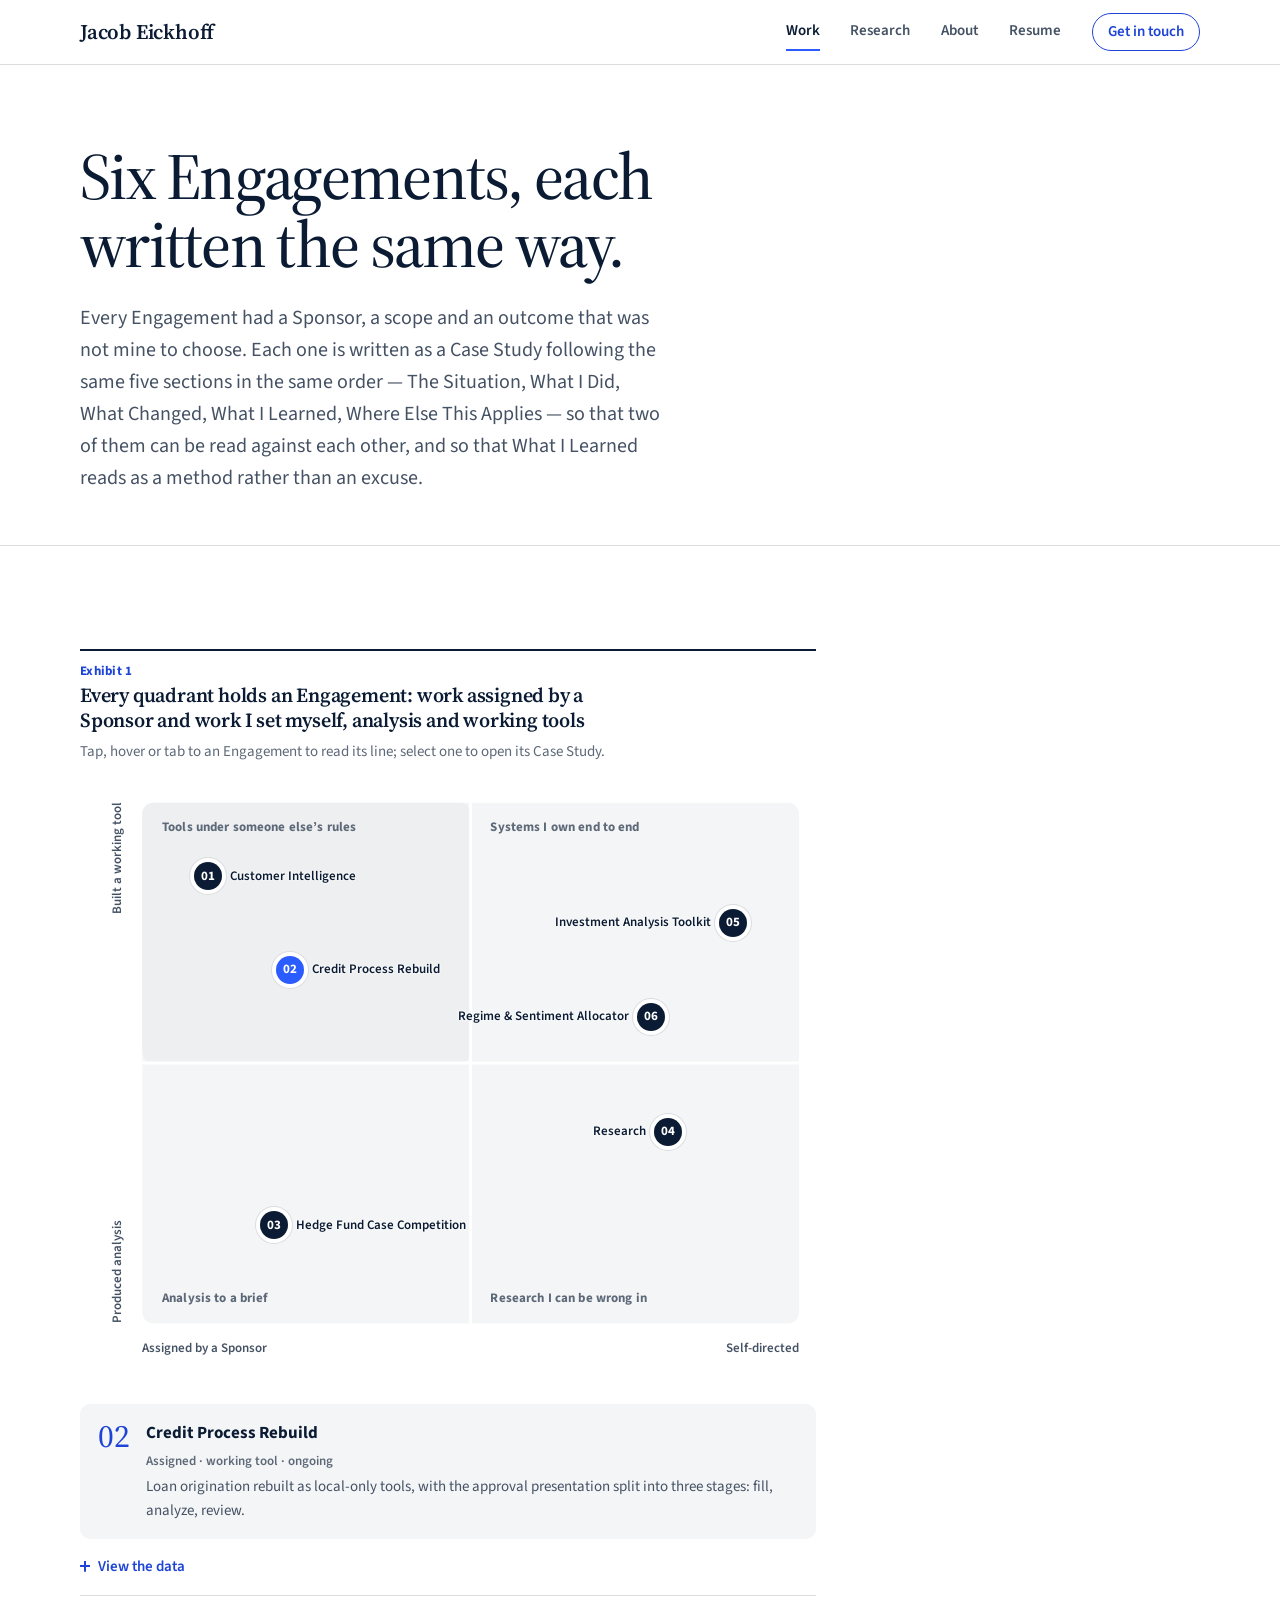
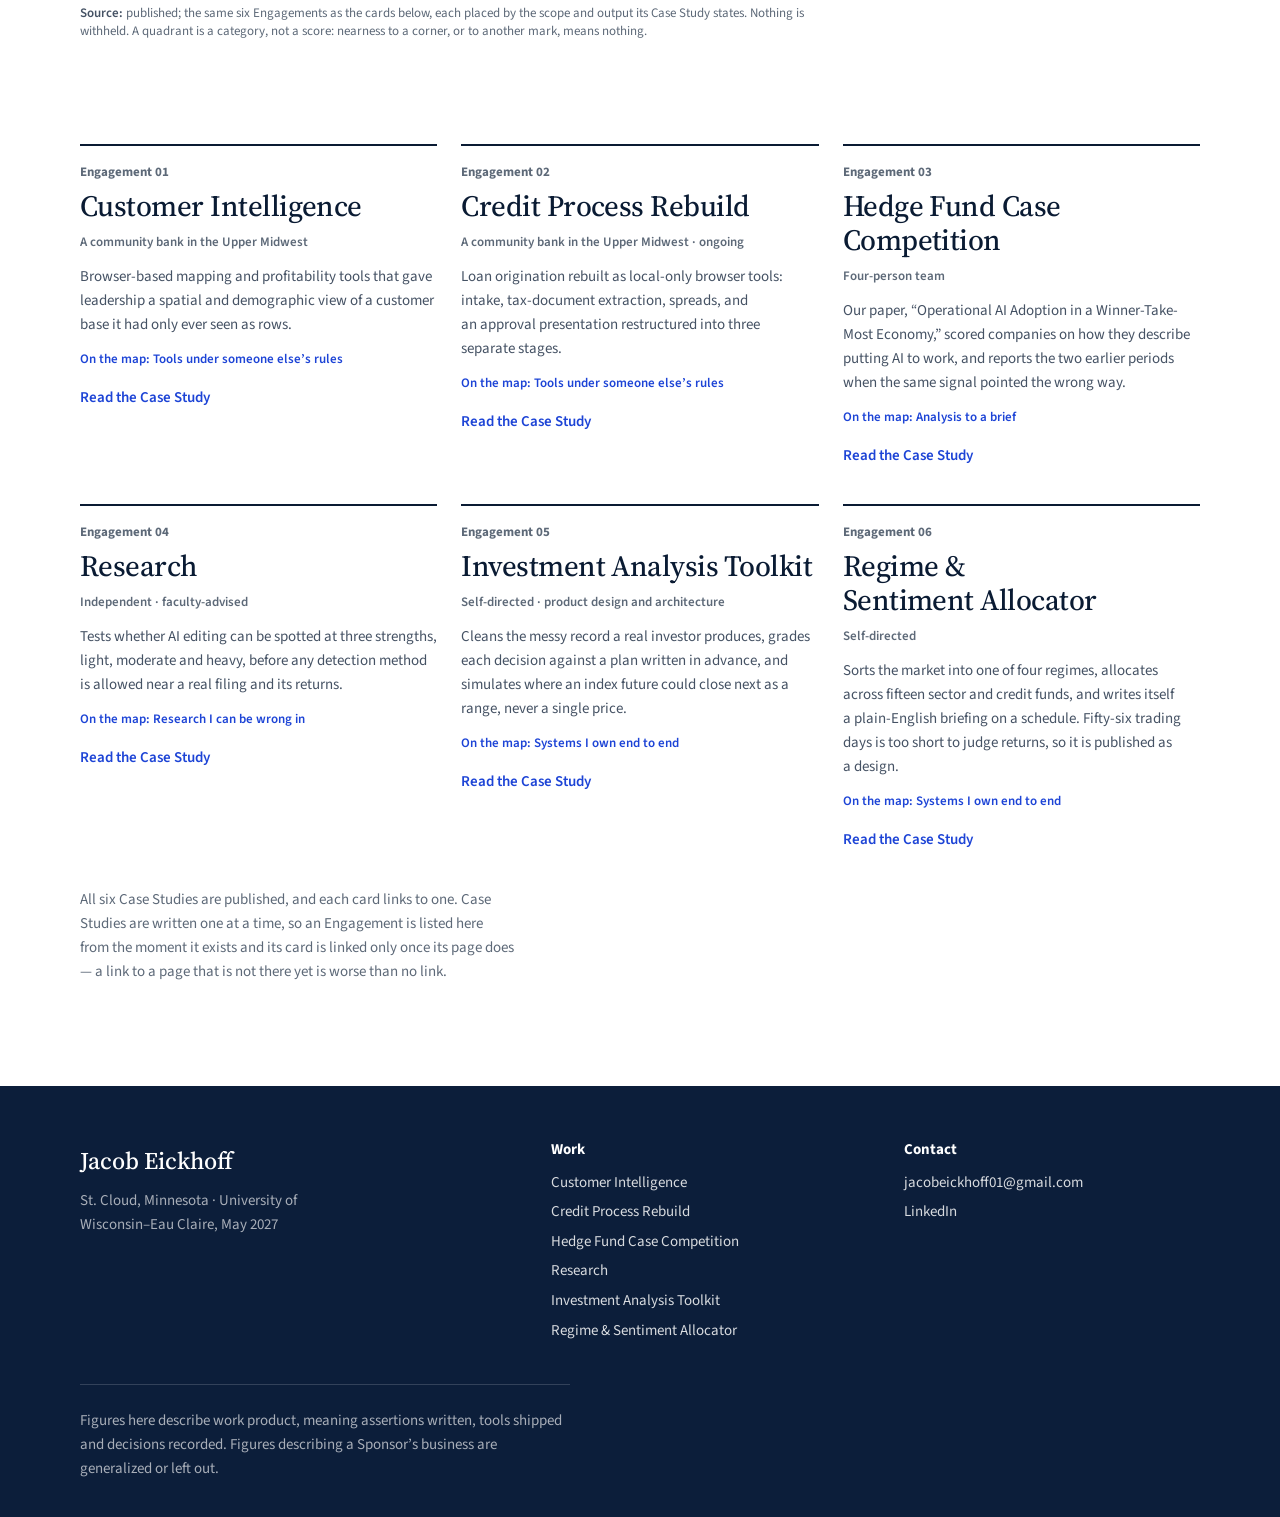
<file: work/index.html>
<!DOCTYPE html>
<html lang="en">
<head>
<meta charset="utf-8">
<meta name="viewport" content="width=device-width, initial-scale=1">
<title>The work — Six Engagements — Jacob Eickhoff</title>
<meta name="description" content="Six Engagements, each written as a Case Study following the same five sections: The Situation, What I Did, What Changed, What I Learned, Where Else This Applies.">
<!-- ABOVE THE STYLESHEETS, AND NOT DEFERRED. Both halves matter.
     Not deferred: this script turns the hiding rules on and has to do that before first paint.
     Above them: a classic <script src> cannot execute until every stylesheet BEFORE it has
     loaded, because it might ask for a computed style - so below the Google Fonts link, a slow
     or unreachable CDN blocks this script, which blocks the parser, and the reader gets a blank
     page until a third party answers. Here, the page renders immediately in the fallback face
     and the webfont swaps in when it arrives. See the header of motion.js. -->
<script src="/assets/js/motion.js"></script>
<!-- Deferred: it draws each Exhibit from its data table once the page has parsed, and the page is
     complete without it. Above the stylesheets for the reason given for motion.js. -->
<script src="/assets/js/exhibit.js" defer></script>
<link rel="preconnect" href="https://fonts.googleapis.com">
<link rel="preconnect" href="https://fonts.gstatic.com" crossorigin>
<link rel="stylesheet" href="https://fonts.googleapis.com/css2?family=Source+Serif+4:ital,opsz,wght@0,8..60,400;0,8..60,500;0,8..60,600;1,8..60,500;1,8..60,600&amp;family=Source+Sans+3:wght@400;600;700&amp;display=swap">
<link rel="stylesheet" href="/assets/css/site.css">
<link rel="icon" href="/assets/img/favicon.svg" type="image/svg+xml">
</head>
<body>
<!-- chrome:nav -->
  <a class="skip-link" href="#main">Skip to content</a>
  <header class="site-header">
    <div class="wrap site-header__inner">
      <a class="brand" href="/">Jacob Eickhoff</a>
      <nav class="nav" aria-label="Primary">
        <ul class="nav__list">
          <li><a class="nav__link is-current" href="/work/" aria-current="page">Work</a></li>
          <li><a class="nav__link" href="/research/">Research</a></li>
          <li><a class="nav__link" href="/about/">About</a></li>
          <li><a class="nav__link" href="/resume/">Resume</a></li>
          <li><a class="nav__link nav__cta" href="/contact/">Get in touch</a></li>
        </ul>
      </nav>
    </div>
  </header>
<!-- /chrome:nav -->

<main id="main">

  <section class="page-head">
    <div class="wrap">
      <h1 class="page-head__title">Six Engagements, each written the same way.</h1>
      <p class="page-head__lede">Every Engagement had a Sponsor, a scope and an outcome that was
        not mine to choose. Each one is written as a Case Study following the same five sections in
        the same order &mdash; The Situation, What I Did, What Changed, What I Learned, Where Else
        This Applies &mdash; so that two of them can be read against each other, and so that What I
        Learned reads as a method rather than an excuse.</p>
    </div>
  </section>

  <section class="section section--overview">
    <div class="wrap">
      <!-- The homepage's Exhibit 1 at full size, with its own title and caption. Its table is a
           hand copy of the homepage's; the suite holds the two to the same rows (work.overview-agrees). -->
      <figure class="exhibit exhibit--index" id="exhibit-engagement-overview"
              data-exhibit="engagement-overview" data-provenance="published">
        <div class="exhibit__head">
          <h2 class="exhibit__title"><span class="exhibit__label">Exhibit 1</span> Every quadrant
            holds an Engagement: work assigned by a Sponsor and work I set myself, analysis and
            working tools</h2>
          <p class="exhibit__instruction">Tap, hover or tab to an Engagement to read its line; select one
            to open its Case Study.</p>
        </div>
        <div class="exhibit__stage" data-stage></div>
        <details class="exhibit__data">
          <summary class="exhibit__data-toggle">View the data</summary>
          <div class="exhibit__table">
            <table>
              <caption>The six Engagements by who set the scope and what the work produced</caption>
              <thead>
                <tr><th scope="col">No.</th><th scope="col">Engagement</th><th scope="col">Scope</th><th scope="col">Output</th><th scope="col">Quadrant</th><th scope="col">Described as</th><th scope="col">In one line</th></tr>
              </thead>
              <tbody>
                <tr><td>01</td><th scope="row"><a href="/work/customer-intelligence/">Customer Intelligence</a></th><td>Assigned by a Sponsor</td><td>Built a working tool</td><td>Tools under someone else&rsquo;s rules</td><td>Assigned &middot; working tool</td><td>Mapping and profitability tools that gave leadership its first map of a customer base it had only seen as rows.</td></tr>
                <tr data-lead><td>02</td><th scope="row"><a href="/work/credit-process-rebuild/">Credit Process Rebuild</a></th><td>Assigned by a Sponsor</td><td>Built a working tool</td><td>Tools under someone else&rsquo;s rules</td><td>Assigned &middot; working tool &middot; ongoing</td><td>Loan origination rebuilt as local-only tools, with the approval presentation split into three stages: fill, analyze, review.</td></tr>
                <tr><td>03</td><th scope="row"><a href="/work/the-competition/">Hedge Fund Case Competition</a></th><td>Assigned by a Sponsor</td><td>Produced analysis</td><td>Analysis to a brief</td><td>Assigned &middot; analysis</td><td>A team thesis that the market underprices companies putting AI to work, next to the ones selling it, tested through an intake pipeline we built with Python and LLMs.</td></tr>
                <tr><td>04</td><th scope="row"><a href="/work/the-research/">Research</a></th><td>Self-directed</td><td>Produced analysis</td><td>Research I can be wrong in</td><td>Self-directed, faculty-advised &middot; analysis</td><td>Whether AI-edited language in SEC filings predicts stock returns. The project where I learned to build results I can defend, and to rebuild from ones I can&rsquo;t.</td></tr>
                <tr><td>05</td><th scope="row"><a href="/work/investment-analysis-toolkit/">Investment Analysis Toolkit</a></th><td>Self-directed</td><td>Built a working tool</td><td>Systems I own end to end</td><td>Self-directed &middot; product design and architecture</td><td>An investment analysis toolkit. It cleans the broker&rsquo;s own record, grades each decision against a plan set in advance, keeps the thesis behind each position, and simulates next-day ranges for an index future.</td></tr>
                <tr><td>06</td><th scope="row"><a href="/work/macrosense/">Regime &amp; Sentiment Allocator</a></th><td>Self-directed</td><td>Built a working tool</td><td>Systems I own end to end</td><td>Self-directed &middot; system</td><td>A two-layer allocation system, built and run end to end: a macro regime call, then sentiment scoring from public commentary. Published as working architecture.</td></tr>
              </tbody>
            </table>
          </div>
        </details>
        <figcaption class="exhibit__source"><b>Source:</b> published; the same six Engagements as
          the cards below, each placed by the scope and output its Case Study states. Nothing is
          withheld. A quadrant is a category, not a score: nearness to a corner, or to another mark,
          means nothing.</figcaption>
      </figure>
    </div>
  </section>

  <section class="section">
    <div class="wrap">
      <ul class="engagements__list engagements__list--index">
        <li class="engagement-card engagement-card--linked reveal">
          <p class="engagement-card__index">Engagement 01</p>
          <h2 class="engagement-card__name"><a class="engagement-card__link"
              href="/work/customer-intelligence/">Customer Intelligence</a></h2>
          <p class="engagement-card__sponsor">A community bank in the Upper Midwest</p>
          <p class="engagement-card__line">Browser-based mapping and profitability tools that gave
            leadership a spatial and demographic view of a customer base it had only ever seen as
            rows.</p>
          <p class="engagement-card__place">On the map: Tools under someone else&rsquo;s rules</p>
          <p class="engagement-card__cta" aria-hidden="true">Read the Case Study</p>
        </li>
        <li class="engagement-card engagement-card--linked reveal">
          <p class="engagement-card__index">Engagement 02</p>
          <h2 class="engagement-card__name"><a class="engagement-card__link"
              href="/work/credit-process-rebuild/">Credit Process Rebuild</a></h2>
          <p class="engagement-card__sponsor">A community bank in the Upper Midwest &middot; ongoing</p>
          <p class="engagement-card__line">Loan origination rebuilt as local-only browser tools:
            intake, tax-document extraction, spreads, and an approval presentation restructured
            into three separate stages.</p>
          <p class="engagement-card__place">On the map: Tools under someone else&rsquo;s rules</p>
          <p class="engagement-card__cta" aria-hidden="true">Read the Case Study</p>
        </li>
        <li class="engagement-card engagement-card--linked reveal">
          <p class="engagement-card__index">Engagement 03</p>
          <h2 class="engagement-card__name"><a class="engagement-card__link"
              href="/work/the-competition/">Hedge Fund Case Competition</a></h2>
          <p class="engagement-card__sponsor">Four-person team</p>
          <p class="engagement-card__line">Our paper, &ldquo;Operational AI Adoption in a Winner-Take-Most Economy,&rdquo; scored companies on how they describe putting AI to work, and reports the two earlier periods when the same signal pointed the wrong way.</p>
          <p class="engagement-card__place">On the map: Analysis to a brief</p>
          <p class="engagement-card__cta" aria-hidden="true">Read the Case Study</p>
        </li>
        <li class="engagement-card engagement-card--linked reveal">
          <p class="engagement-card__index">Engagement 04</p>
          <h2 class="engagement-card__name"><a class="engagement-card__link"
              href="/work/the-research/">Research</a></h2>
          <p class="engagement-card__sponsor">Independent &middot; faculty-advised</p>
          <p class="engagement-card__line">Tests whether AI editing can be spotted at three strengths, light, moderate and heavy, before any detection method is allowed near a real filing and its returns.</p>
          <p class="engagement-card__place">On the map: Research I can be wrong in</p>
          <p class="engagement-card__cta" aria-hidden="true">Read the Case Study</p>
        </li>
        <li class="engagement-card engagement-card--linked reveal">
          <p class="engagement-card__index">Engagement 05</p>
          <h2 class="engagement-card__name"><a class="engagement-card__link"
              href="/work/investment-analysis-toolkit/">Investment Analysis Toolkit</a></h2>
          <p class="engagement-card__sponsor">Self-directed &middot; product design and architecture</p>
          <p class="engagement-card__line">Cleans the messy record a real investor produces, grades each decision against a plan written in advance, and simulates where an index future could close next as a range, never a single price.</p>
          <p class="engagement-card__place">On the map: Systems I own end to end</p>
          <p class="engagement-card__cta" aria-hidden="true">Read the Case Study</p>
        </li>
        <li class="engagement-card engagement-card--linked reveal">
          <p class="engagement-card__index">Engagement 06</p>
          <h2 class="engagement-card__name"><a class="engagement-card__link"
              href="/work/macrosense/">Regime &amp; Sentiment Allocator</a></h2>
          <p class="engagement-card__sponsor">Self-directed</p>
          <p class="engagement-card__line">Sorts the market into one of four regimes, allocates across fifteen sector and credit funds, and writes itself a plain-English briefing on a schedule. Fifty-six trading days is too short to judge returns, so it is published as a design.</p>
          <p class="engagement-card__place">On the map: Systems I own end to end</p>
          <p class="engagement-card__cta" aria-hidden="true">Read the Case Study</p>
        </li>
      </ul>
      <p class="engagements__note">All six Case Studies are published, and each card links to one.
        Case Studies are written one at a time, so an Engagement is listed here from the moment it
        exists and its card is linked only once its page does &mdash; a link to a page that is not
        there yet is worse than no link.</p>
    </div>
  </section>

</main>

<!-- chrome:footer -->
  <footer class="site-footer">
    <div class="wrap site-footer__inner">
      <div class="site-footer__identity">
        <p class="site-footer__name">Jacob Eickhoff</p>
        <p class="site-footer__where">St. Cloud, Minnesota &middot; University of Wisconsin&ndash;Eau Claire, May 2027</p>
      </div>
      <div class="site-footer__group">
        <h2 class="site-footer__heading">Work</h2>
        <ul class="site-footer__list">
          <li><a href="/work/customer-intelligence/">Customer Intelligence</a></li>
          <li><a href="/work/credit-process-rebuild/">Credit Process Rebuild</a></li>
          <li><a href="/work/the-competition/">Hedge Fund Case Competition</a></li>
          <li><a href="/work/the-research/">Research</a></li>
          <li><a href="/work/investment-analysis-toolkit/">Investment Analysis Toolkit</a></li>
          <li><a href="/work/macrosense/">Regime &amp; Sentiment Allocator</a></li>
        </ul>
      </div>
      <div class="site-footer__group">
        <h2 class="site-footer__heading">Contact</h2>
        <ul class="site-footer__list">
          <li><a href="mailto:jacobeickhoff01@gmail.com">jacobeickhoff01@gmail.com</a></li>
          <li><a href="https://www.linkedin.com/in/jacob-eickhoff" rel="me noopener">LinkedIn</a></li>
        </ul>
      </div>
      <p class="site-footer__note">Figures here describe work product, meaning assertions written, tools shipped and decisions recorded. Figures describing a Sponsor&rsquo;s business are generalized or left out.</p>
    </div>
  </footer>
<!-- /chrome:footer -->

</body>
</html>
</file>
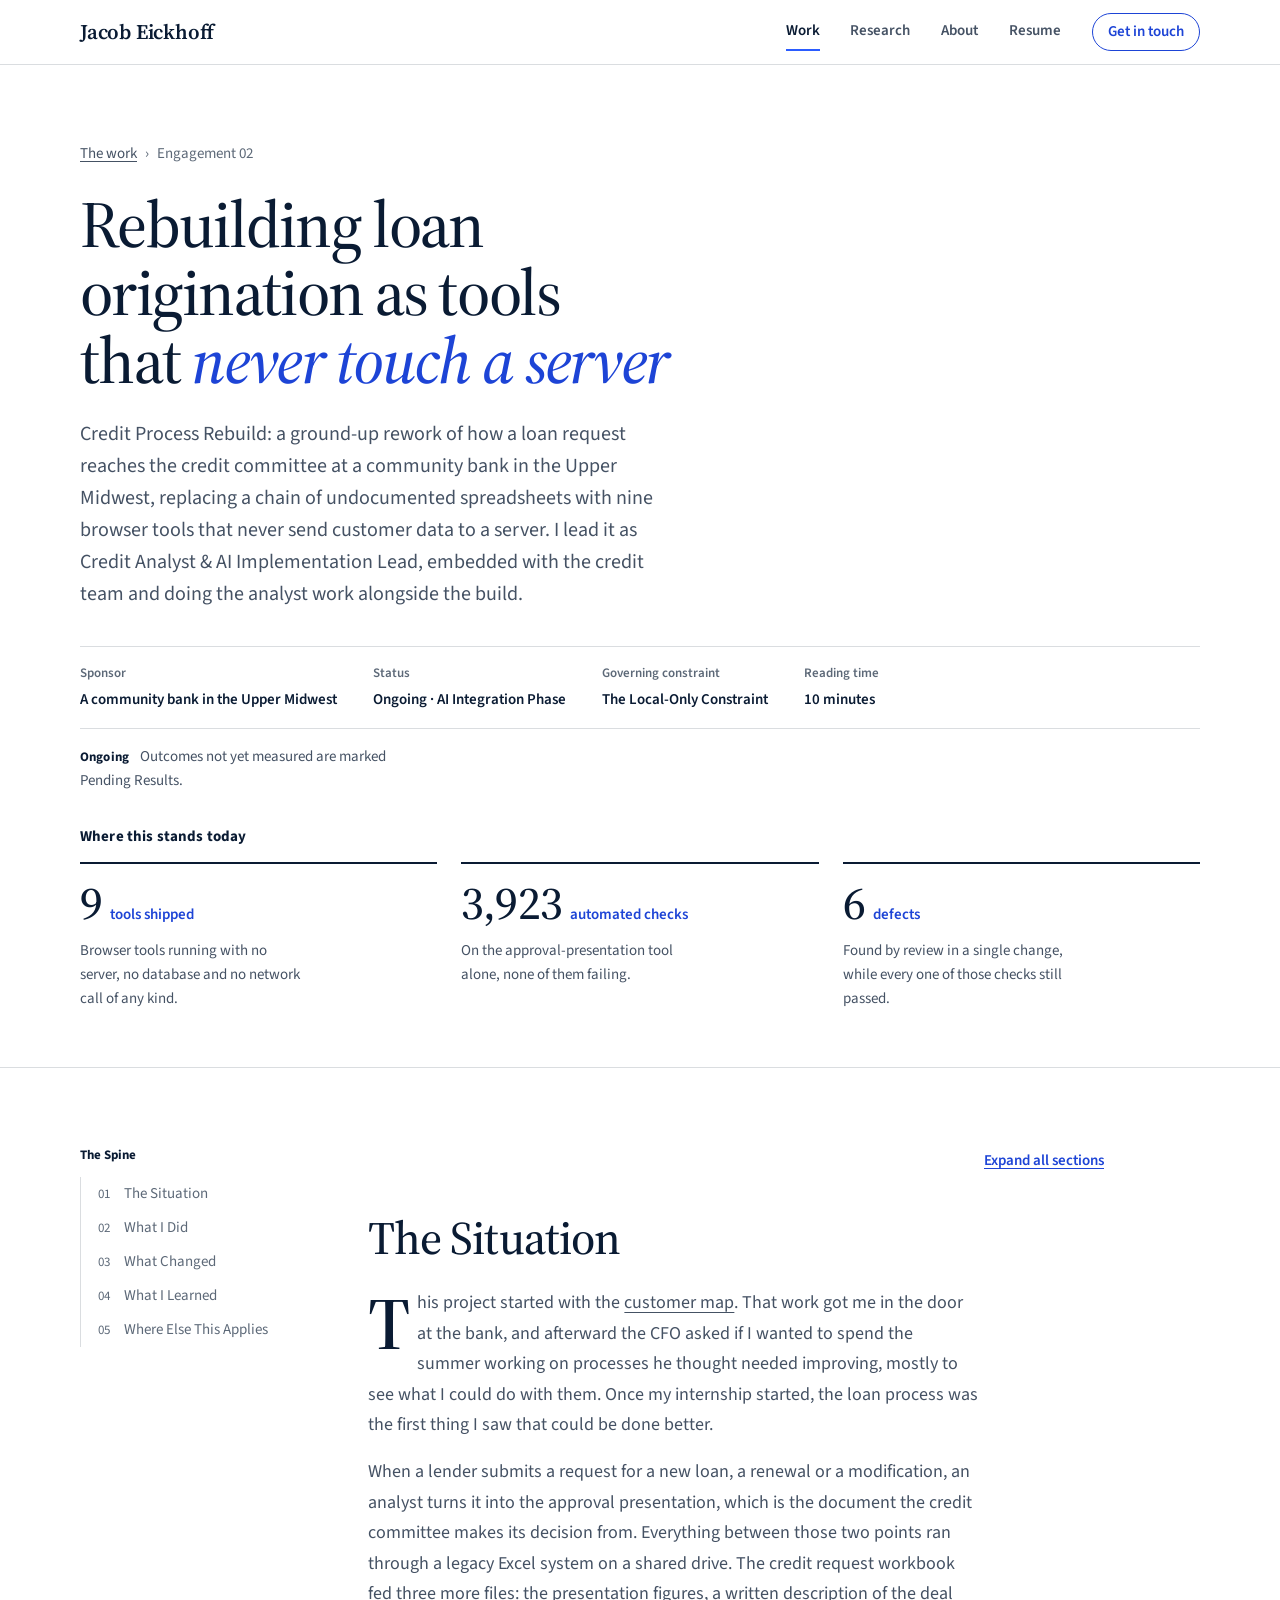
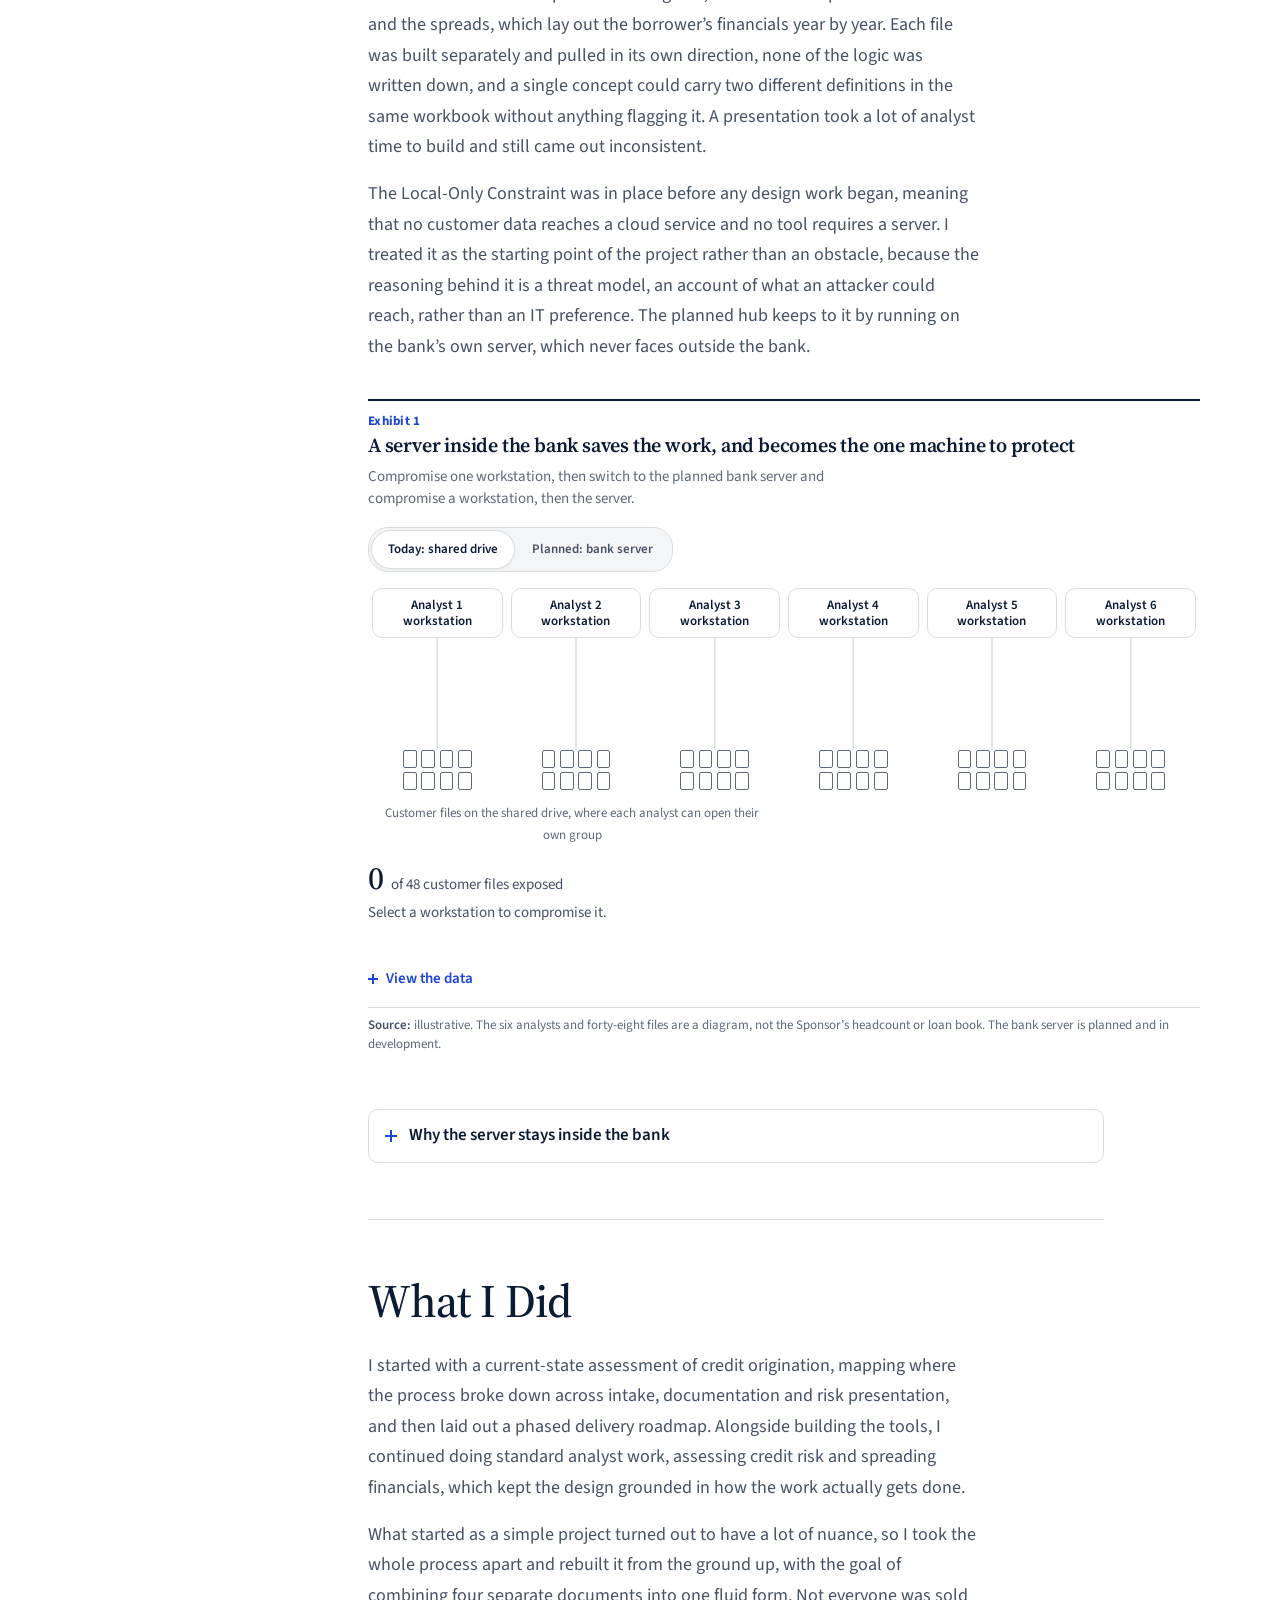
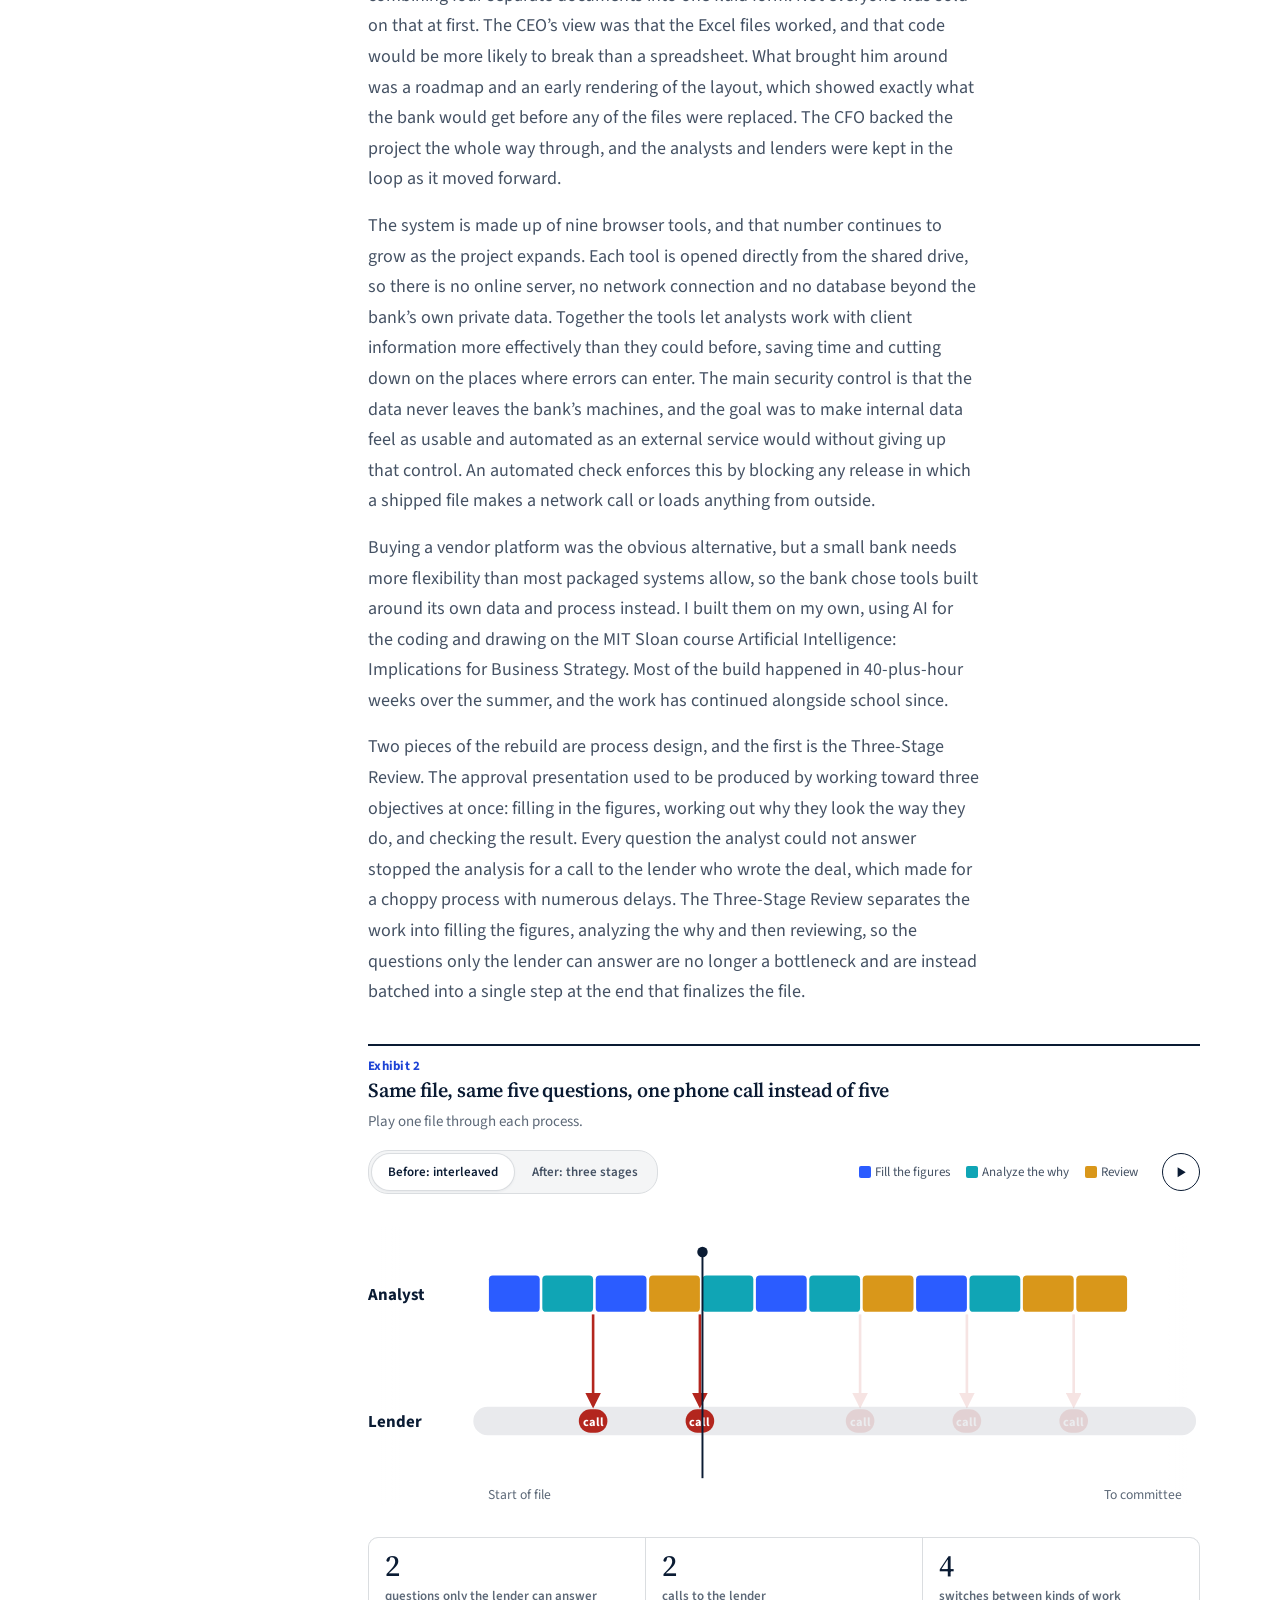
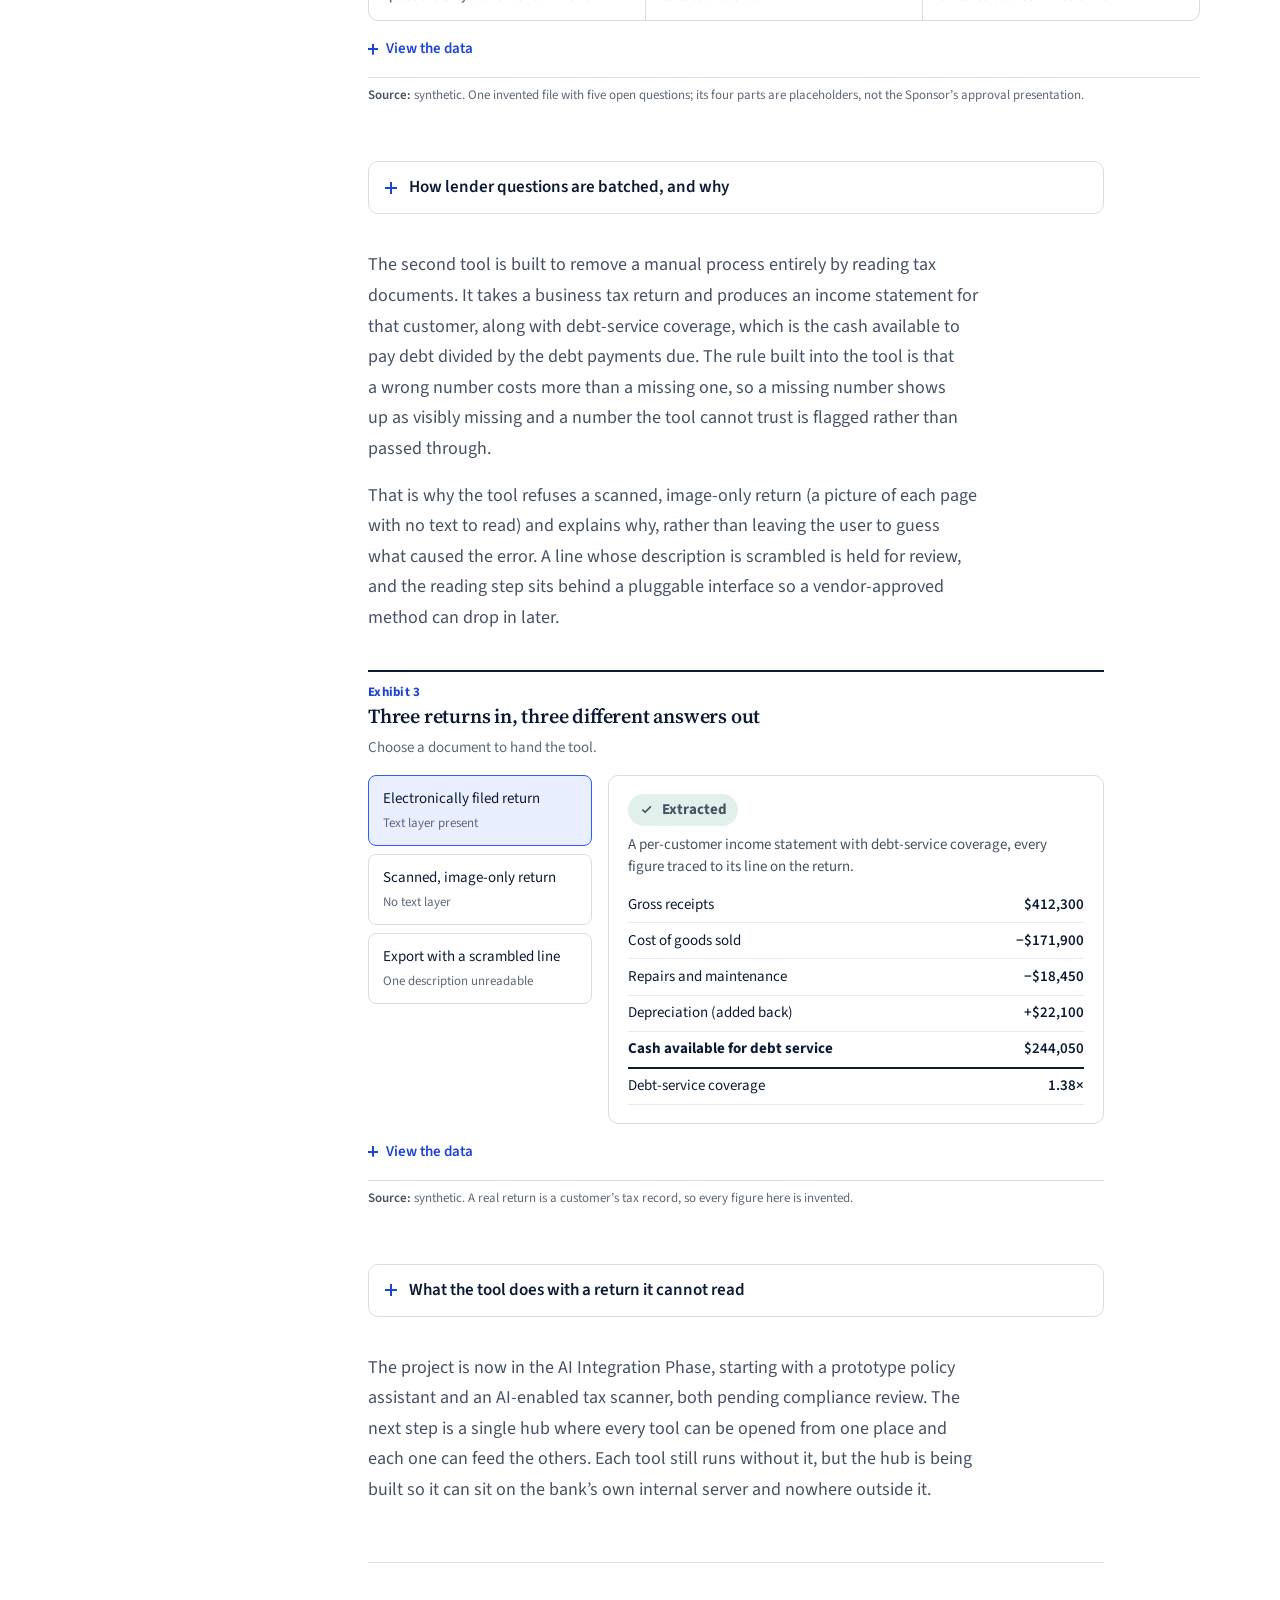
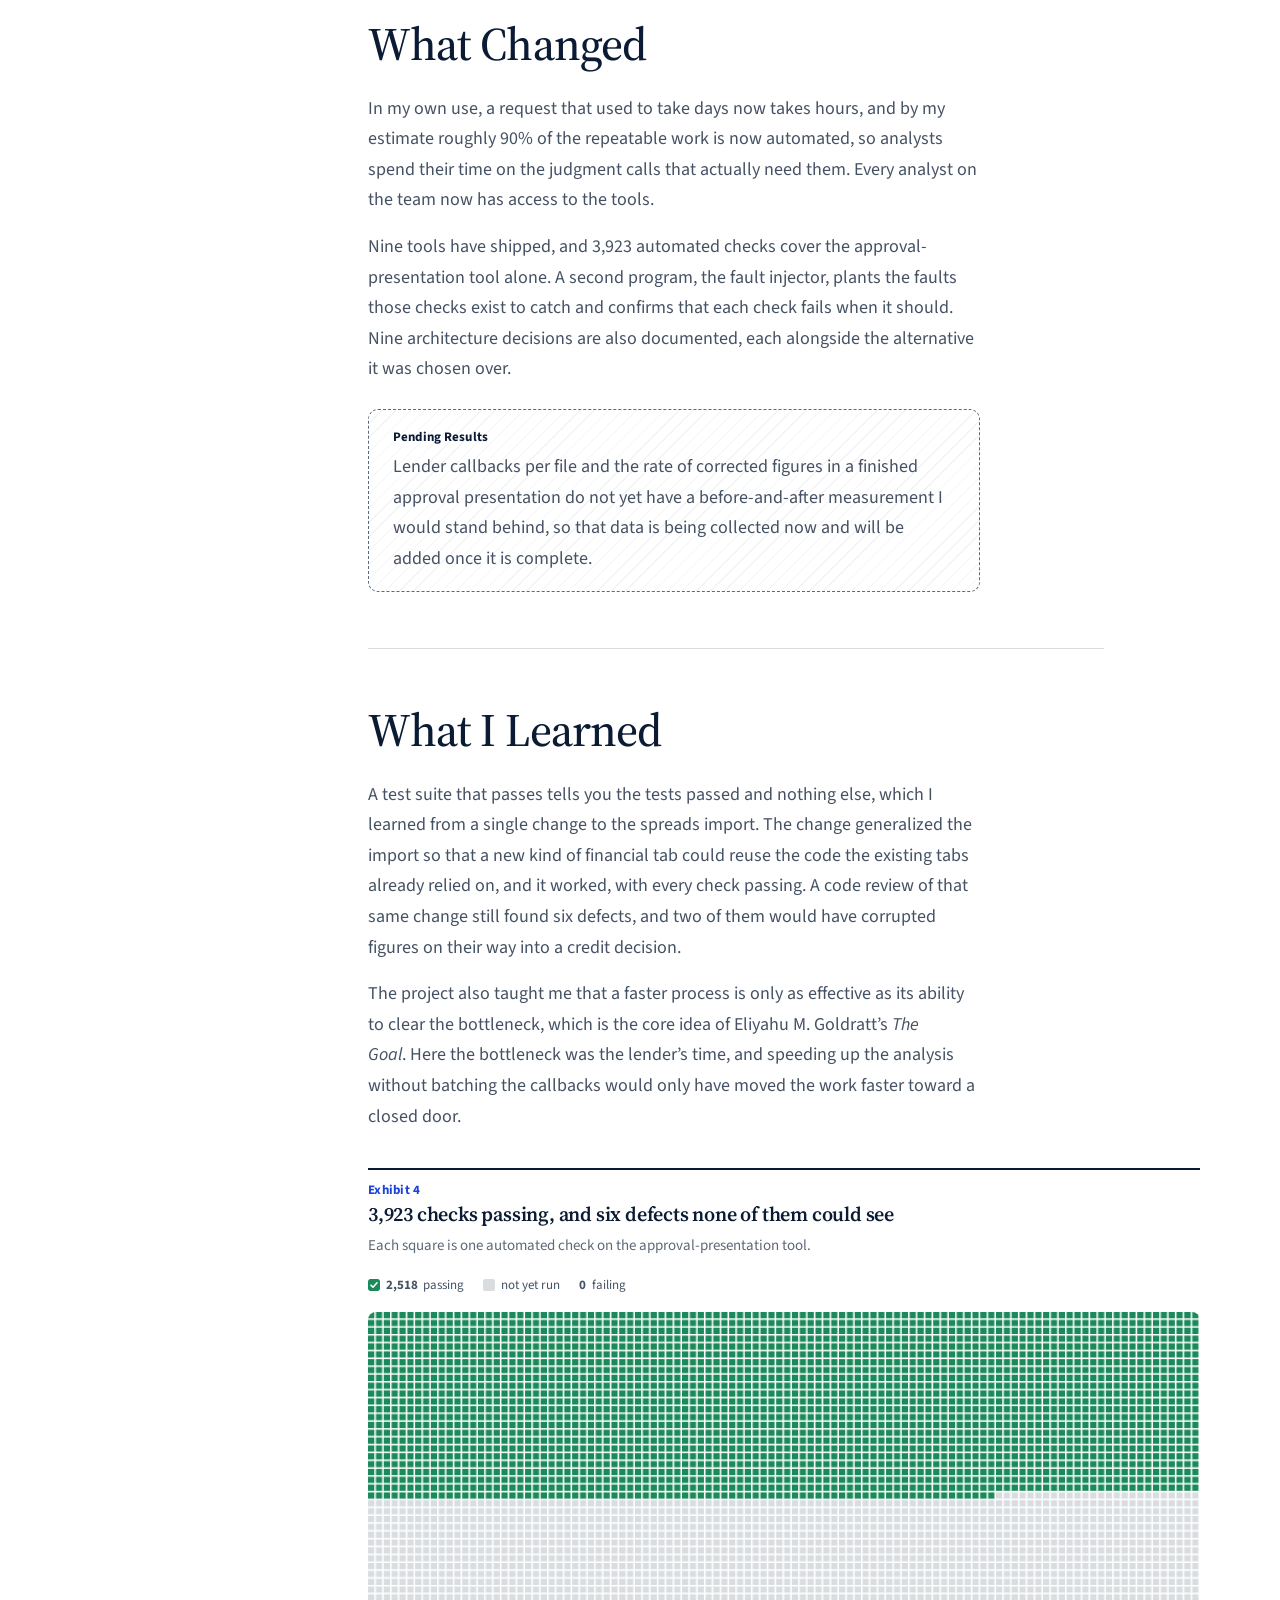
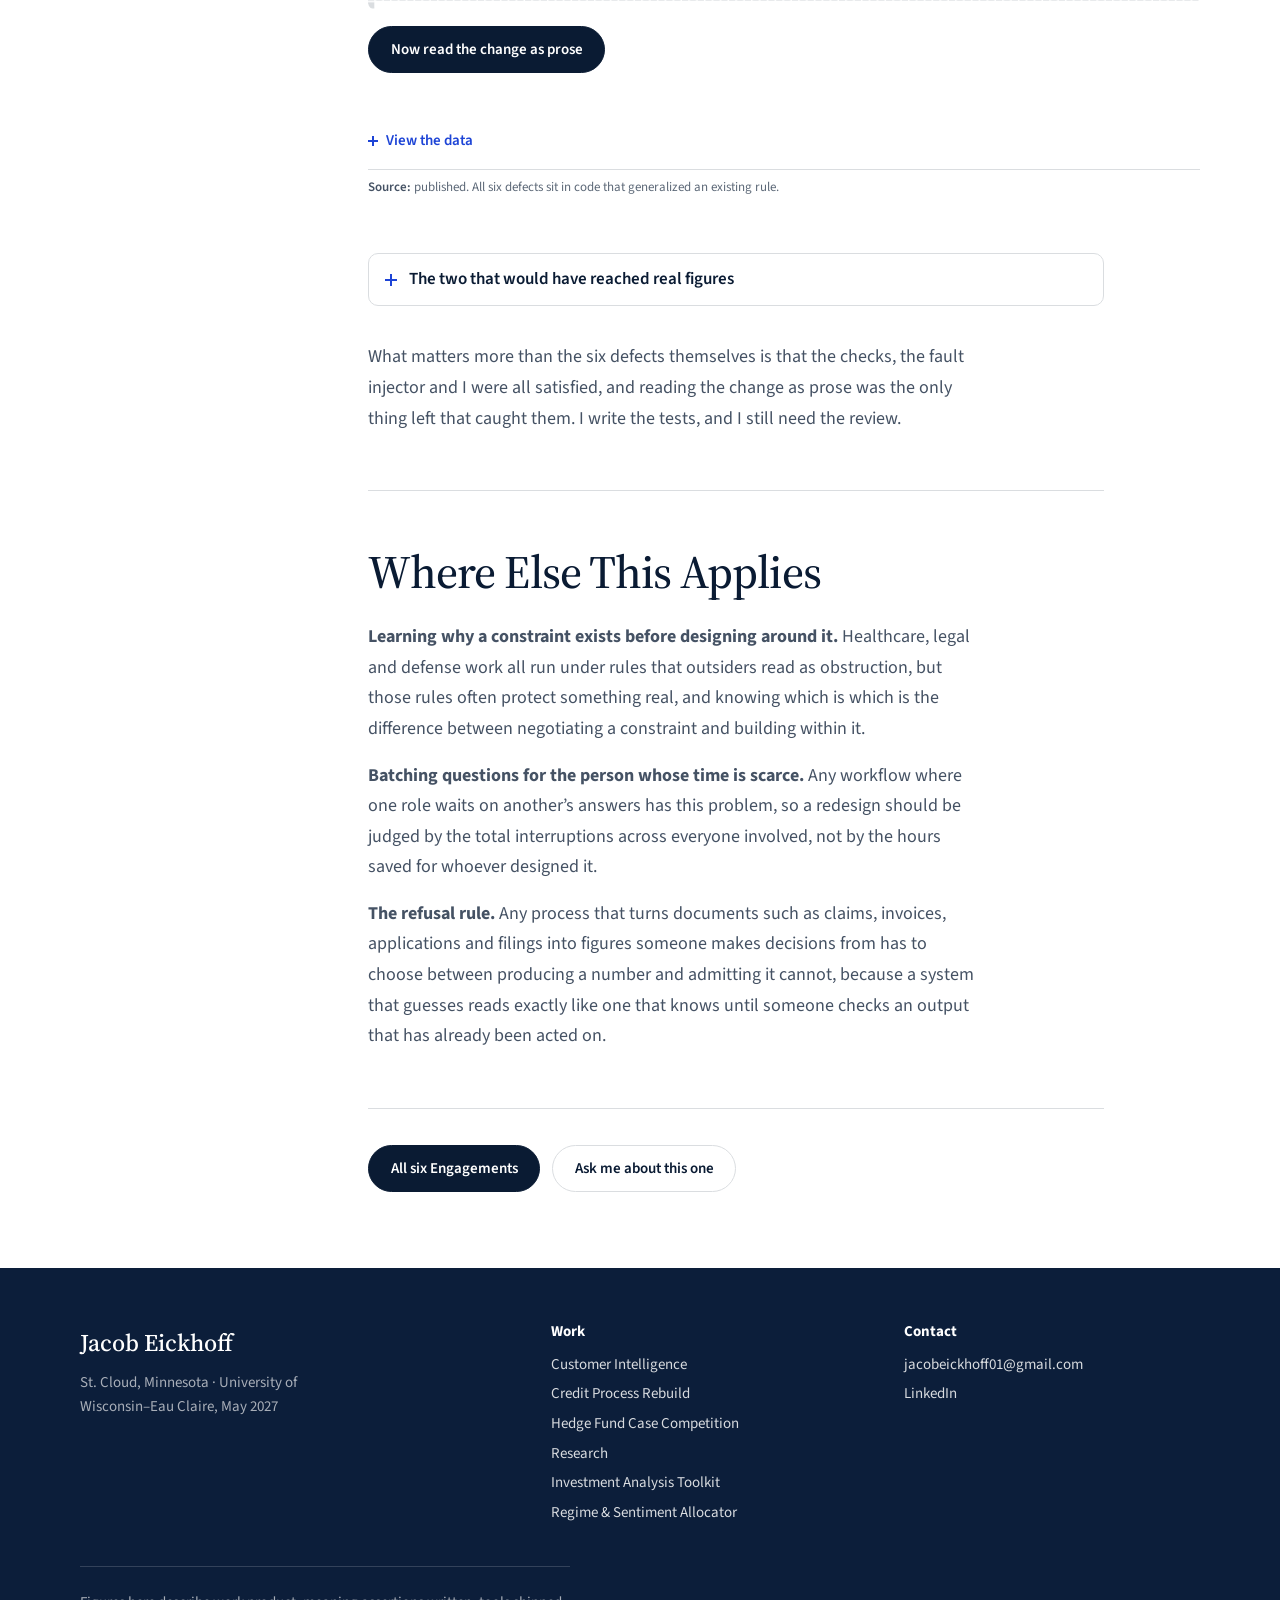
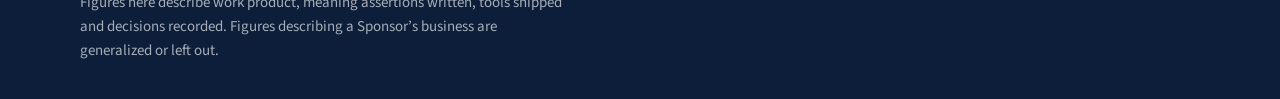
<file: work/credit-process-rebuild/index.html>
<!DOCTYPE html>
<html lang="en">
<head>
<meta charset="utf-8">
<meta name="viewport" content="width=device-width, initial-scale=1">
<title>Credit Process Rebuild — Engagement 02 — Jacob Eickhoff</title>
<meta name="description" content="Rebuilding loan origination as local-only browser tools for a community bank in the Upper Midwest: request completion cut from days to hours, lender questions batched into one call, and a tax-return reader that refuses to guess.">
<!-- ABOVE THE STYLESHEETS, AND NOT DEFERRED. Both halves matter.
     Not deferred: this script turns the hiding rules on and has to do that before first paint.
     Above them: a classic <script src> cannot execute until every stylesheet BEFORE it has
     loaded, because it might ask for a computed style - so below the Google Fonts link, a slow
     or unreachable CDN blocks this script, which blocks the parser, and the reader gets a blank
     page until a third party answers. Here, the page renders immediately in the fallback face
     and the webfont swaps in when it arrives. See the header of motion.js. -->
<script src="/assets/js/motion.js"></script>
<!-- Deferred: it draws each Exhibit from its data table once the page has parsed, and the page is
     complete without it. Above the stylesheets for the reason given for motion.js. -->
<script src="/assets/js/exhibit.js" defer></script>
<link rel="preconnect" href="https://fonts.googleapis.com">
<link rel="preconnect" href="https://fonts.gstatic.com" crossorigin>
<link rel="stylesheet" href="https://fonts.googleapis.com/css2?family=Source+Serif+4:ital,opsz,wght@0,8..60,400;0,8..60,500;0,8..60,600;1,8..60,500;1,8..60,600&amp;family=Source+Sans+3:wght@400;600;700&amp;display=swap">
<link rel="stylesheet" href="/assets/css/site.css">
<link rel="icon" href="/assets/img/favicon.svg" type="image/svg+xml">
</head>
<body>
<!-- chrome:nav -->
  <a class="skip-link" href="#main">Skip to content</a>
  <header class="site-header">
    <div class="wrap site-header__inner">
      <a class="brand" href="/">Jacob Eickhoff</a>
      <nav class="nav" aria-label="Primary">
        <ul class="nav__list">
          <li><a class="nav__link is-current" href="/work/" aria-current="true">Work</a></li>
          <li><a class="nav__link" href="/research/">Research</a></li>
          <li><a class="nav__link" href="/about/">About</a></li>
          <li><a class="nav__link" href="/resume/">Resume</a></li>
          <li><a class="nav__link nav__cta" href="/contact/">Get in touch</a></li>
        </ul>
      </nav>
    </div>
  </header>
<!-- /chrome:nav -->

<main id="main">

  <section class="case-head">
    <div class="wrap">
      <nav class="crumb" aria-label="Breadcrumb">
        <a class="crumb__link" href="/work/">The work</a>
        <span class="crumb__sep" aria-hidden="true">&rsaquo;</span>
        <span class="crumb__here">Engagement 02</span>
      </nav>
      <h1 class="case-head__title">Rebuilding loan origination as tools that <em>never touch a
        server</em></h1>
      <p class="case-head__lede">Credit Process Rebuild: a ground-up rework of how a loan request reaches the credit committee at a
        community bank in the Upper Midwest, replacing a chain of undocumented spreadsheets with
        nine browser tools that never send customer data to a server. I lead it as Credit Analyst
        &amp; AI Implementation Lead, embedded with the credit team and doing the analyst work
        alongside the build.</p>
      <dl class="case-meta">
        <div><dt>Sponsor</dt><dd>A community bank in the Upper Midwest</dd></div>
        <div><dt>Status</dt><dd>Ongoing &middot; AI Integration Phase</dd></div>
        <div><dt>Governing constraint</dt><dd>The Local-Only Constraint</dd></div>
        <div><dt>Reading time</dt><dd>10 minutes</dd></div>
      </dl>
      <p class="case-head__status"><span class="case-head__flag">Ongoing</span> Outcomes not
        yet measured are marked Pending Results.</p>
    </div>
  </section>

  <section class="stats stats--row" aria-labelledby="stats-heading">
    <div class="wrap">
      <h2 class="eyebrow" id="stats-heading">Where this stands today</h2>
      <ul class="stats__list">
        <li class="stat reveal">
          <p class="stat__figure">
            <span class="stat__value" data-stat-final="9">9</span>
            <span class="stat__unit">tools shipped</span>
          </p>
          <span class="stat__label">Browser tools running with no server, no database and no
            network call of any kind.</span>
        </li>
        <li class="stat reveal">
          <p class="stat__figure">
            <span class="stat__value" data-stat-final="3,923">3,923</span>
            <span class="stat__unit">automated checks</span>
          </p>
          <span class="stat__label">On the approval-presentation tool alone, none of them
            failing.</span>
        </li>
        <li class="stat reveal">
          <p class="stat__figure">
            <span class="stat__value" data-stat-final="6">6</span>
            <span class="stat__unit">defects</span>
          </p>
          <span class="stat__label">Found by review in a single change, while every one of those
            checks still passed.</span>
        </li>
      </ul>
    </div>
  </section>

  <div class="case-body">
    <div class="wrap case-body__grid">
      <nav class="toc" aria-label="The Spine" data-spine-toc>
        <p class="toc__title">The Spine</p>
        <ol class="toc__list">
          <li><a class="toc__link" href="#the-situation">The Situation</a></li>
          <li><a class="toc__link" href="#what-i-did">What I Did</a></li>
          <li><a class="toc__link" href="#what-changed">What Changed</a></li>
          <li><a class="toc__link" href="#what-i-learned">What I Learned</a></li>
          <li><a class="toc__link" href="#where-else-this-applies">Where Else This Applies</a></li>
        </ol>
      </nav>
      <div class="case-body__prose">

          <p class="case-body__tools">
            <button class="expand-all" type="button" data-expand-all hidden>Expand all sections</button>
          </p>

          <section class="spine" id="the-situation">
            <h2 class="spine__title">The Situation</h2>
            <p>This project started with the <a href="/work/customer-intelligence/">customer map</a>. That work got
              me in the door at the bank, and afterward the CFO asked if I wanted to spend the
              summer working on processes he thought needed improving, mostly to see what I could do
              with them. Once my internship started, the loan process was the first thing I saw that
              could be done better.</p>
            <p>When a lender submits a request for a new loan, a renewal or a modification, an analyst turns it
              into the approval presentation, which is the document the credit committee makes its
              decision from. Everything between those two points ran through a legacy Excel system
              on a shared drive. The credit request workbook fed three more files: the presentation
              figures, a written description of the deal and the spreads, which lay out the
              borrower&rsquo;s financials year by year. Each file was built separately and pulled in
              its own direction, none of the logic was written down, and a single concept could
              carry two different definitions in the same workbook without anything flagging it. A
              presentation took a lot of analyst time to build and still came out inconsistent.</p>
            <p>The Local-Only Constraint was in place before any design work began, meaning that no customer data
              reaches a cloud service and no tool requires a server. I treated it as the starting
              point of the project rather than an obstacle, because the reasoning behind it is a
              threat model, an account of what an attacker could reach, rather than an IT
              preference. The planned hub keeps to it by running on the bank&rsquo;s own server,
              which never faces outside the bank.</p>
            <figure class="exhibit exhibit--wide" id="exhibit-blast-radius" data-exhibit="blast-radius"
                    data-provenance="illustrative">
              <div class="exhibit__head">
                <h3 class="exhibit__title"><span class="exhibit__label">Exhibit 1</span> A server inside
                  the bank saves the work, and becomes the one machine to protect</h3>
                <p class="exhibit__instruction">Compromise one workstation, then switch to the planned
                  bank server and compromise a workstation, then the server.</p>
              </div>
              <div class="exhibit__stage" data-stage></div>
              <details class="exhibit__data">
                <summary class="exhibit__data-toggle">View the data</summary>
                <div class="exhibit__table">
                  <table>
                    <caption>Customer files exposed, and what happens to the work open on it, when
                      one machine is compromised, by architecture</caption>
                    <thead>
                      <tr><th scope="col">Machine compromised</th><th scope="col">Today: shared drive</th><th scope="col">Today: shared drive, open work</th><th scope="col">Planned: bank server</th><th scope="col">Planned: bank server, open work</th></tr>
                    </thead>
                    <tbody>
                      <tr><th scope="row">Analyst 1 workstation</th><td>8</td><td>Lost</td><td>8</td><td>Saved</td></tr>
                      <tr><th scope="row">Analyst 2 workstation</th><td>8</td><td>Lost</td><td>8</td><td>Saved</td></tr>
                      <tr><th scope="row">Analyst 3 workstation</th><td>8</td><td>Lost</td><td>8</td><td>Saved</td></tr>
                      <tr><th scope="row">Analyst 4 workstation</th><td>8</td><td>Lost</td><td>8</td><td>Saved</td></tr>
                      <tr><th scope="row">Analyst 5 workstation</th><td>8</td><td>Lost</td><td>8</td><td>Saved</td></tr>
                      <tr><th scope="row">Analyst 6 workstation</th><td>8</td><td>Lost</td><td>8</td><td>Saved</td></tr>
                      <tr><th scope="row">Bank server</th><td>No server</td><td>No server</td><td>48</td><td>At risk</td></tr>
                    </tbody>
                  </table>
                </div>
              </details>
              <figcaption class="exhibit__source"><b>Source:</b> illustrative. The six analysts and
                forty-eight files are a diagram, not the Sponsor&rsquo;s headcount or loan
                book. The bank server is planned and in development.</figcaption>
            </figure>
            <details class="disclosure">
              <summary class="disclosure__summary">Why the server stays inside the bank</summary>
              <div class="disclosure__body">
                <p>Today a compromised workstation yields only what that analyst could already open
                  from the shared drive, but it also takes the work open on it down with it, since
                  nothing in progress is saved anywhere else. With the planned server inside the bank,
                  the compromised machine is cut off, no other machine is touched, and anything in
                  progress is already saved.</p>
                <p>The cost is concentration. The server&rsquo;s service account has to read every
                  file, so it bypasses the shared drive&rsquo;s permissions by design, and a compromise
                  of the server itself would yield every customer. That makes it the one machine worth
                  hardening, and it is why the server sits only on the bank&rsquo;s own network and
                  never faces outside it.</p>
                <p>A server also turns a document on the shared drive into a formal internal service,
                  which at a regulated institution means risk assessment, sign-off and examiner
                  scrutiny before it goes live.</p>
              </div>
            </details>
          </section>

          <section class="spine" id="what-i-did">
            <h2 class="spine__title">What I Did</h2>
            <p>I started with a current-state assessment of credit origination, mapping where the process broke
              down across intake, documentation and risk presentation, and then laid out a phased
              delivery roadmap. Alongside building the tools, I continued doing standard analyst
              work, assessing credit risk and spreading financials, which kept the design grounded
              in how the work actually gets done.</p>
            <p>What started as a simple project turned out to have a lot of nuance, so I took the whole process
              apart and rebuilt it from the ground up, with the goal of combining four separate
              documents into one fluid form. Not everyone was sold on that at first. The CEO&rsquo;s
              view was that the Excel files worked, and that code would be more likely to break than
              a spreadsheet. What brought him around was a roadmap and an early rendering of the
              layout, which showed exactly what the bank would get before any of the files were
              replaced. The CFO backed the project the whole way through, and the analysts and
              lenders were kept in the loop as it moved forward.</p>
            <p>The system is made up of nine browser tools, and that number continues to grow as the project
              expands. Each tool is opened directly from the shared drive, so there is no online
              server, no network connection and no database beyond the bank&rsquo;s own private
              data. Together the tools let analysts work with client information more effectively
              than they could before, saving time and cutting down on the places where errors can
              enter. The main security control is that the data never leaves the bank&rsquo;s
              machines, and the goal was to make internal data feel as usable and automated as an
              external service would without giving up that control. An automated check enforces
              this by blocking any release in which a shipped file makes a network call or loads
              anything from outside.</p>
            <p>Buying a vendor platform was the obvious alternative, but a small bank needs more flexibility than
              most packaged systems allow, so the bank chose tools built around its own data and
              process instead. I built them on my own, using AI for the coding and drawing on the
              MIT Sloan course Artificial Intelligence: Implications for Business Strategy. Most of
              the build happened in 40-plus-hour weeks over the summer, and the work has continued
              alongside school since.</p>
            <p>Two pieces of the rebuild are process design, and the first is the Three-Stage Review. The approval
              presentation used to be produced by working toward three objectives at once: filling
              in the figures, working out why they look the way they do, and checking the result.
              Every question the analyst could not answer stopped the analysis for a call to the
              lender who wrote the deal, which made for a choppy process with numerous delays. The
              Three-Stage Review separates the work into filling the figures, analyzing the why and
              then reviewing, so the questions only the lender can answer are no longer a bottleneck
              and are instead batched into a single step at the end that finalizes the file.</p>
            <figure class="exhibit exhibit--wide" id="exhibit-three-stage-review" data-exhibit="three-stage"
                    data-provenance="synthetic">
              <div class="exhibit__head">
                <h3 class="exhibit__title"><span class="exhibit__label">Exhibit 2</span> Same file, same
                  five questions, one phone call instead of five</h3>
                <p class="exhibit__instruction">Play one file through each process.</p>
              </div>
              <div class="exhibit__stage" data-stage></div>
              <details class="exhibit__data">
                <summary class="exhibit__data-toggle">View the data</summary>
                <div class="exhibit__table">
                  <table>
                    <caption>One synthetic file: each piece of work, the question it raises that only
                      the lender can answer, and the step at which each process does it</caption>
                    <thead>
                      <tr><th scope="col">Part of the file</th><th scope="col">Kind of work</th><th scope="col">Question for the lender</th><th scope="col">Before: interleaved</th><th scope="col">After: three stages</th></tr>
                    </thead>
                    <tbody>
                      <tr><th scope="row">Part A</th><td>Fill the figures</td><td>None</td><td>1</td><td>1</td></tr>
                      <tr><th scope="row">Part A</th><td>Analyze the why</td><td>1</td><td>2</td><td>5</td></tr>
                      <tr><th scope="row">Part A</th><td>Review</td><td>2</td><td>4</td><td>9</td></tr>
                      <tr><th scope="row">Part B</th><td>Fill the figures</td><td>None</td><td>3</td><td>2</td></tr>
                      <tr><th scope="row">Part B</th><td>Analyze the why</td><td>None</td><td>5</td><td>6</td></tr>
                      <tr><th scope="row">Part B</th><td>Review</td><td>None</td><td>8</td><td>10</td></tr>
                      <tr><th scope="row">Part C</th><td>Fill the figures</td><td>None</td><td>6</td><td>3</td></tr>
                      <tr><th scope="row">Part C</th><td>Analyze the why</td><td>3</td><td>7</td><td>7</td></tr>
                      <tr><th scope="row">Part C</th><td>Review</td><td>5</td><td>11</td><td>11</td></tr>
                      <tr><th scope="row">Part D</th><td>Fill the figures</td><td>4</td><td>9</td><td>4</td></tr>
                      <tr><th scope="row">Part D</th><td>Analyze the why</td><td>None</td><td>10</td><td>8</td></tr>
                      <tr><th scope="row">Part D</th><td>Review</td><td>None</td><td>12</td><td>12</td></tr>
                    </tbody>
                  </table>
                </div>
              </details>
              <figcaption class="exhibit__source"><b>Source:</b> synthetic. One invented file with five
                open questions; its four parts are placeholders, not the Sponsor&rsquo;s approval
                presentation.</figcaption>
            </figure>
            <details class="disclosure">
              <summary class="disclosure__summary">How lender questions are batched, and why</summary>
              <div class="disclosure__body">
                <p>Each lender question is marked where it arises, so none is lost before the call.</p>
                <p>The cost being cut is the lender&rsquo;s time, which is the scarcer resource. A change
                  that saves the analyst an hour but costs the lender two is a net loss.</p>
              </div>
            </details>
            <p>The second tool is built to remove a manual process entirely by reading tax documents. It takes a
              business tax return and produces an income statement for that customer, along with
              debt-service coverage, which is the cash available to pay debt divided by the debt
              payments due. The rule built into the tool is that a wrong number costs more than a
              missing one, so a missing number shows up as visibly missing and a number the tool
              cannot trust is flagged rather than passed through.</p>
            <p>That is why the tool refuses a scanned, image-only return (a picture of each page with no text to
              read) and explains why, rather than leaving the user to guess what caused the error. A
              line whose description is scrambled is held for review, and the reading step sits
              behind a pluggable interface so a vendor-approved method can drop in later.</p>
            <figure class="exhibit" id="exhibit-extraction-triage" data-exhibit="triage"
                    data-provenance="synthetic">
              <div class="exhibit__head">
                <h3 class="exhibit__title"><span class="exhibit__label">Exhibit 3</span> Three returns
                  in, three different answers out</h3>
                <p class="exhibit__instruction">Choose a document to hand the tool.</p>
              </div>
              <div class="exhibit__stage" data-stage></div>
              <details class="exhibit__data">
                <summary class="exhibit__data-toggle">View the data</summary>
                <div class="exhibit__table">
                  <table>
                    <caption>Three synthetic returns handed to the tax-document tool: what it finds in
                      each, the answer it gives, and each line of the income statement it produces</caption>
                    <thead>
                      <tr><th scope="col">Line</th><th scope="col">Electronically filed return</th><th scope="col">Scanned, image-only return</th><th scope="col">Export with a scrambled line</th></tr>
                    </thead>
                    <tbody>
                      <tr><th scope="row">What the tool finds</th><td>Text layer present</td><td>No text layer</td><td>One description unreadable</td></tr>
                      <tr><th scope="row">Answer</th><td>Extracted</td><td>Refused, by name</td><td>Extracted, one line held</td></tr>
                      <tr><th scope="row">Gross receipts</th><td>$412,300</td><td>Not read</td><td>$412,300</td></tr>
                      <tr><th scope="row">Cost of goods sold</th><td>&minus;$171,900</td><td>Not read</td><td>&minus;$171,900</td></tr>
                      <tr><th scope="row">Repairs and maintenance</th><td>&minus;$18,450</td><td>Not read</td><td>Line 19 (description unreadable): $18,450, held for review</td></tr>
                      <tr><th scope="row">Depreciation (added back)</th><td>+$22,100</td><td>Not read</td><td>+$22,100</td></tr>
                      <tr><th scope="row">Cash available for debt service</th><td>$244,050</td><td>Not computed</td><td>Pending</td></tr>
                      <tr><th scope="row">Debt-service coverage</th><td>1.38&times;</td><td>Not computed</td><td>Not computed</td></tr>
                    </tbody>
                  </table>
                </div>
              </details>
              <figcaption class="exhibit__source"><b>Source:</b> synthetic. A real return is a
                customer&rsquo;s tax record, so every figure here is invented.</figcaption>
            </figure>
            <details class="disclosure">
              <summary class="disclosure__summary">What the tool does with a return it cannot read</summary>
              <div class="disclosure__body">
                <p>The refusal names the problem and points the analyst to the route that works.
                  Character recognition could turn the image into numbers, but they would only look
                  like figures. A scrambled line keeps its amount, flagged for review, and is never
                  attached to the nearest plausible label.</p>
              </div>
            </details>
            <p>The project is now in the AI Integration Phase, starting with a prototype policy assistant and an
              AI-enabled tax scanner, both pending compliance review. The next step is a single hub
              where every tool can be opened from one place and each one can feed the others. Each
              tool still runs without it, but the hub is being built so it can sit on the
              bank&rsquo;s own internal server and nowhere outside it.</p>
          </section>

          <section class="spine" id="what-changed">
            <h2 class="spine__title">What Changed</h2>
            <p>In my own use, a request that used to take days now takes hours, and by my estimate roughly 90% of
              the repeatable work is now automated, so analysts spend their time on the judgment
              calls that actually need them. Every analyst on the team now has access to the tools.</p>
            <p>Nine tools have shipped, and 3,923 automated checks cover the approval-presentation tool alone. A
              second program, the fault injector, plants the faults those checks exist to catch and
              confirms that each check fails when it should. Nine architecture decisions are also
              documented, each alongside the alternative it was chosen over.</p>
            <p class="pending-result">
              <span class="pending-result__flag">Pending Results</span>
              Lender callbacks per file and the rate of corrected figures in a finished approval presentation do
              not yet have a before-and-after measurement I would stand behind, so that data is
              being collected now and will be added once it is complete.
            </p>
          </section>

          <section class="spine" id="what-i-learned">
            <h2 class="spine__title">What I Learned</h2>
            <p>A test suite that passes tells you the tests passed and nothing else, which I learned from a single
              change to the spreads import. The change generalized the import so that a new kind of
              financial tab could reuse the code the existing tabs already relied on, and it worked,
              with every check passing. A code review of that same change still found six defects,
              and two of them would have corrupted figures on their way into a credit decision.</p>
            <p>The project also taught me that a faster process is only as effective as its ability to clear the
              bottleneck, which is the core idea of Eliyahu M. Goldratt&rsquo;s <cite>The
              Goal</cite>. Here the bottleneck was the lender&rsquo;s time, and speeding up the
              analysis without batching the callbacks would only have moved the work faster toward a
              closed door.</p>
            <figure class="exhibit exhibit--wide" id="exhibit-green-suite" data-exhibit="green-suite"
                    data-provenance="published">
              <div class="exhibit__head">
                <h3 class="exhibit__title"><span class="exhibit__label">Exhibit 4</span> 3,923 checks
                  passing, and six defects none of them could see</h3>
                <p class="exhibit__instruction">Each square is one automated check on the
                  approval-presentation tool.</p>
              </div>
              <div class="exhibit__stage" data-stage></div>
              <details class="exhibit__data">
                <summary class="exhibit__data-toggle">View the data</summary>
                <div class="exhibit__table">
                  <table>
                    <caption>The six defects a review found in one change to the spreads import, whether
                      each would have reached figures, and how many of the approval-presentation
                      tool&rsquo;s automated checks failed on it</caption>
                    <thead>
                      <tr><th scope="col">Defect</th><th scope="col">Would reach figures</th><th scope="col">Assertions failing on it</th><th scope="col">What review found</th></tr>
                    </thead>
                    <tbody>
                      <tr><th scope="row">Sheet-type check read the whole sheet, not just the header rows</th><td>Yes</td><td>0 of 3,923</td><td>A block of round four-figure expense amounts looks to it like a row of years, so two properties&rsquo; figures would land under one year, one silently overwriting the other.</td></tr>
                      <tr><th scope="row">Data migration checked its copy by comparing the data with itself</th><td>Yes</td><td>0 of 3,923</td><td>A comparison that could not fail was the only safeguard before deleting the analyst&rsquo;s hand-entered grid.</td></tr>
                      <tr><th scope="row">A refusal with no place on screen to show it</th><td>No</td><td>0 of 3,923</td><td>The tool declined, and the analyst would never have seen why.</td></tr>
                      <tr><th scope="row">A rule that had quietly stopped being true for one sheet type</th><td>No</td><td>0 of 3,923</td><td>The rule still read correctly, but the condition underneath it had changed meaning.</td></tr>
                      <tr><th scope="row">A condition rewritten into a form that read the same</th><td>No</td><td>0 of 3,923</td><td>It changed behavior while appearing only to fix a fifth case.</td></tr>
                      <tr><th scope="row">Three messages to the analyst showing an internal code</th><td>No</td><td>0 of 3,923</td><td>An internal code appeared where the analyst expected a name.</td></tr>
                    </tbody>
                  </table>
                </div>
              </details>
              <figcaption class="exhibit__source"><b>Source:</b> published. All six defects sit in code
                that generalized an existing rule.</figcaption>
            </figure>
            <details class="disclosure">
              <summary class="disclosure__summary">The two that would have reached real figures</summary>
              <div class="disclosure__body">
                <p>The check that decides what kind of sheet the tool is looking at read the whole sheet
                  instead of just the header rows. To it, a block of round four-figure expense amounts
                  looks like a row of years. A real sheet would have been classified wrongly and handed
                  to a parser that sorts columns by year. Two properties&rsquo; figures would then land
                  under one year, one silently overwriting the other. The survivor would merge into that
                  company&rsquo;s real multi-year trend.</p>
                <p>The second was in the data migration, which moves old data into the new format.
                  Before deleting the original, it checked the copy by comparing the data with itself.
                  That comparison could not fail, and it was the only safeguard before the
                  analyst&rsquo;s hand-entered grid was deleted.</p>
              </div>
            </details>
            <p>What matters more than the six defects themselves is that the checks, the fault injector and I were
              all satisfied, and reading the change as prose was the only thing left that caught
              them. I write the tests, and I still need the review.</p>
          </section>

          <section class="spine" id="where-else-this-applies">
            <h2 class="spine__title">Where Else This Applies</h2>
            <p><strong>Learning why a constraint exists before designing around it.</strong> Healthcare, legal and
              defense work all run under rules that outsiders read as obstruction, but those rules
              often protect something real, and knowing which is which is the difference between
              negotiating a constraint and building within it.</p>
            <p><strong>Batching questions for the person whose time is scarce.</strong> Any workflow where one role
              waits on another&rsquo;s answers has this problem, so a redesign should be judged by
              the total interruptions across everyone involved, not by the hours saved for whoever
              designed it.</p>
            <p><strong>The refusal rule.</strong> Any process that turns documents such as claims, invoices,
              applications and filings into figures someone makes decisions from has to choose
              between producing a number and admitting it cannot, because a system that guesses
              reads exactly like one that knows until someone checks an output that has already been
              acted on.</p>
          </section>

          <p class="case-foot">
            <a class="btn btn--solid" href="/work/">All six Engagements</a>
            <a class="btn btn--outline" href="mailto:jacobeickhoff01@gmail.com">Ask me about this one</a>
          </p>

      </div>
    </div>
  </div>

</main>

<!-- chrome:footer -->
  <footer class="site-footer">
    <div class="wrap site-footer__inner">
      <div class="site-footer__identity">
        <p class="site-footer__name">Jacob Eickhoff</p>
        <p class="site-footer__where">St. Cloud, Minnesota &middot; University of Wisconsin&ndash;Eau Claire, May 2027</p>
      </div>
      <div class="site-footer__group">
        <h2 class="site-footer__heading">Work</h2>
        <ul class="site-footer__list">
          <li><a href="/work/customer-intelligence/">Customer Intelligence</a></li>
          <li><a href="/work/credit-process-rebuild/">Credit Process Rebuild</a></li>
          <li><a href="/work/the-competition/">Hedge Fund Case Competition</a></li>
          <li><a href="/work/the-research/">Research</a></li>
          <li><a href="/work/investment-analysis-toolkit/">Investment Analysis Toolkit</a></li>
          <li><a href="/work/macrosense/">Regime &amp; Sentiment Allocator</a></li>
        </ul>
      </div>
      <div class="site-footer__group">
        <h2 class="site-footer__heading">Contact</h2>
        <ul class="site-footer__list">
          <li><a href="mailto:jacobeickhoff01@gmail.com">jacobeickhoff01@gmail.com</a></li>
          <li><a href="https://www.linkedin.com/in/jacob-eickhoff" rel="me noopener">LinkedIn</a></li>
        </ul>
      </div>
      <p class="site-footer__note">Figures here describe work product, meaning assertions written, tools shipped and decisions recorded. Figures describing a Sponsor&rsquo;s business are generalized or left out.</p>
    </div>
  </footer>
<!-- /chrome:footer -->

</body>
</html>
</file>
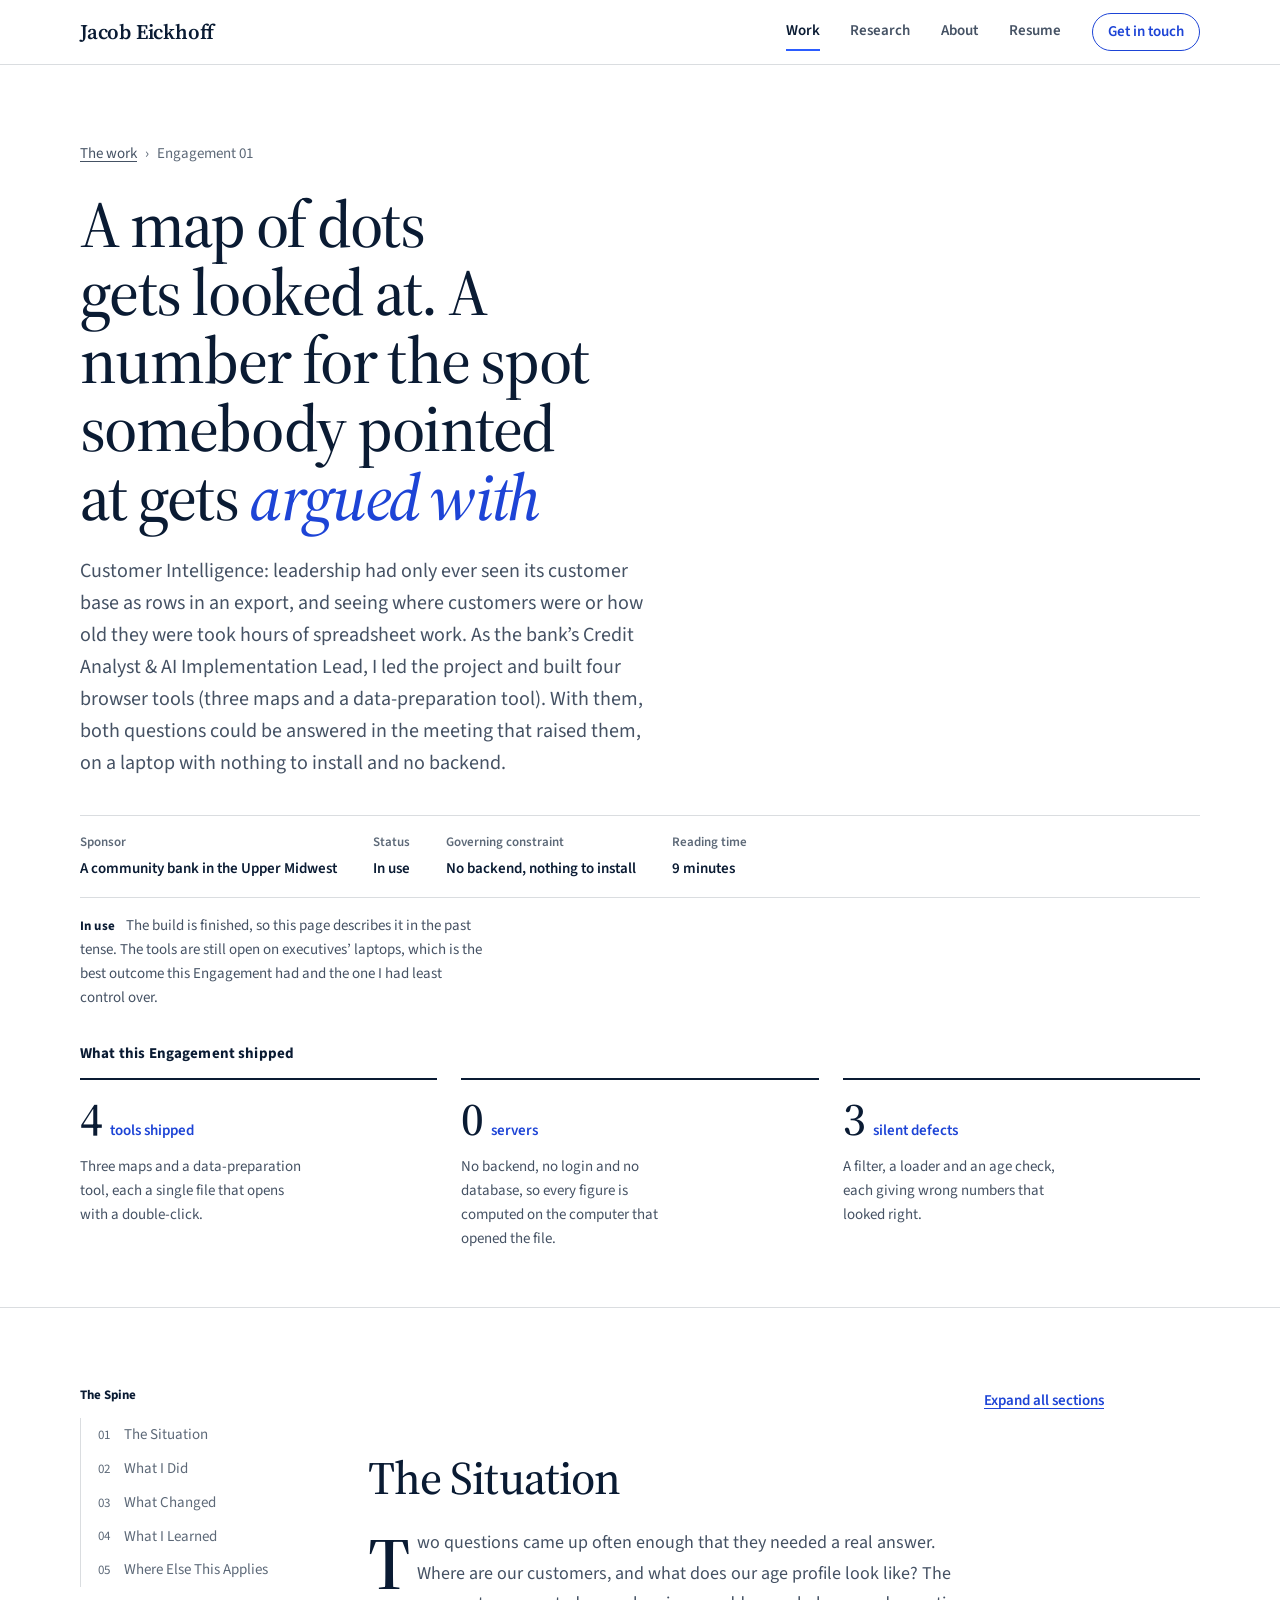
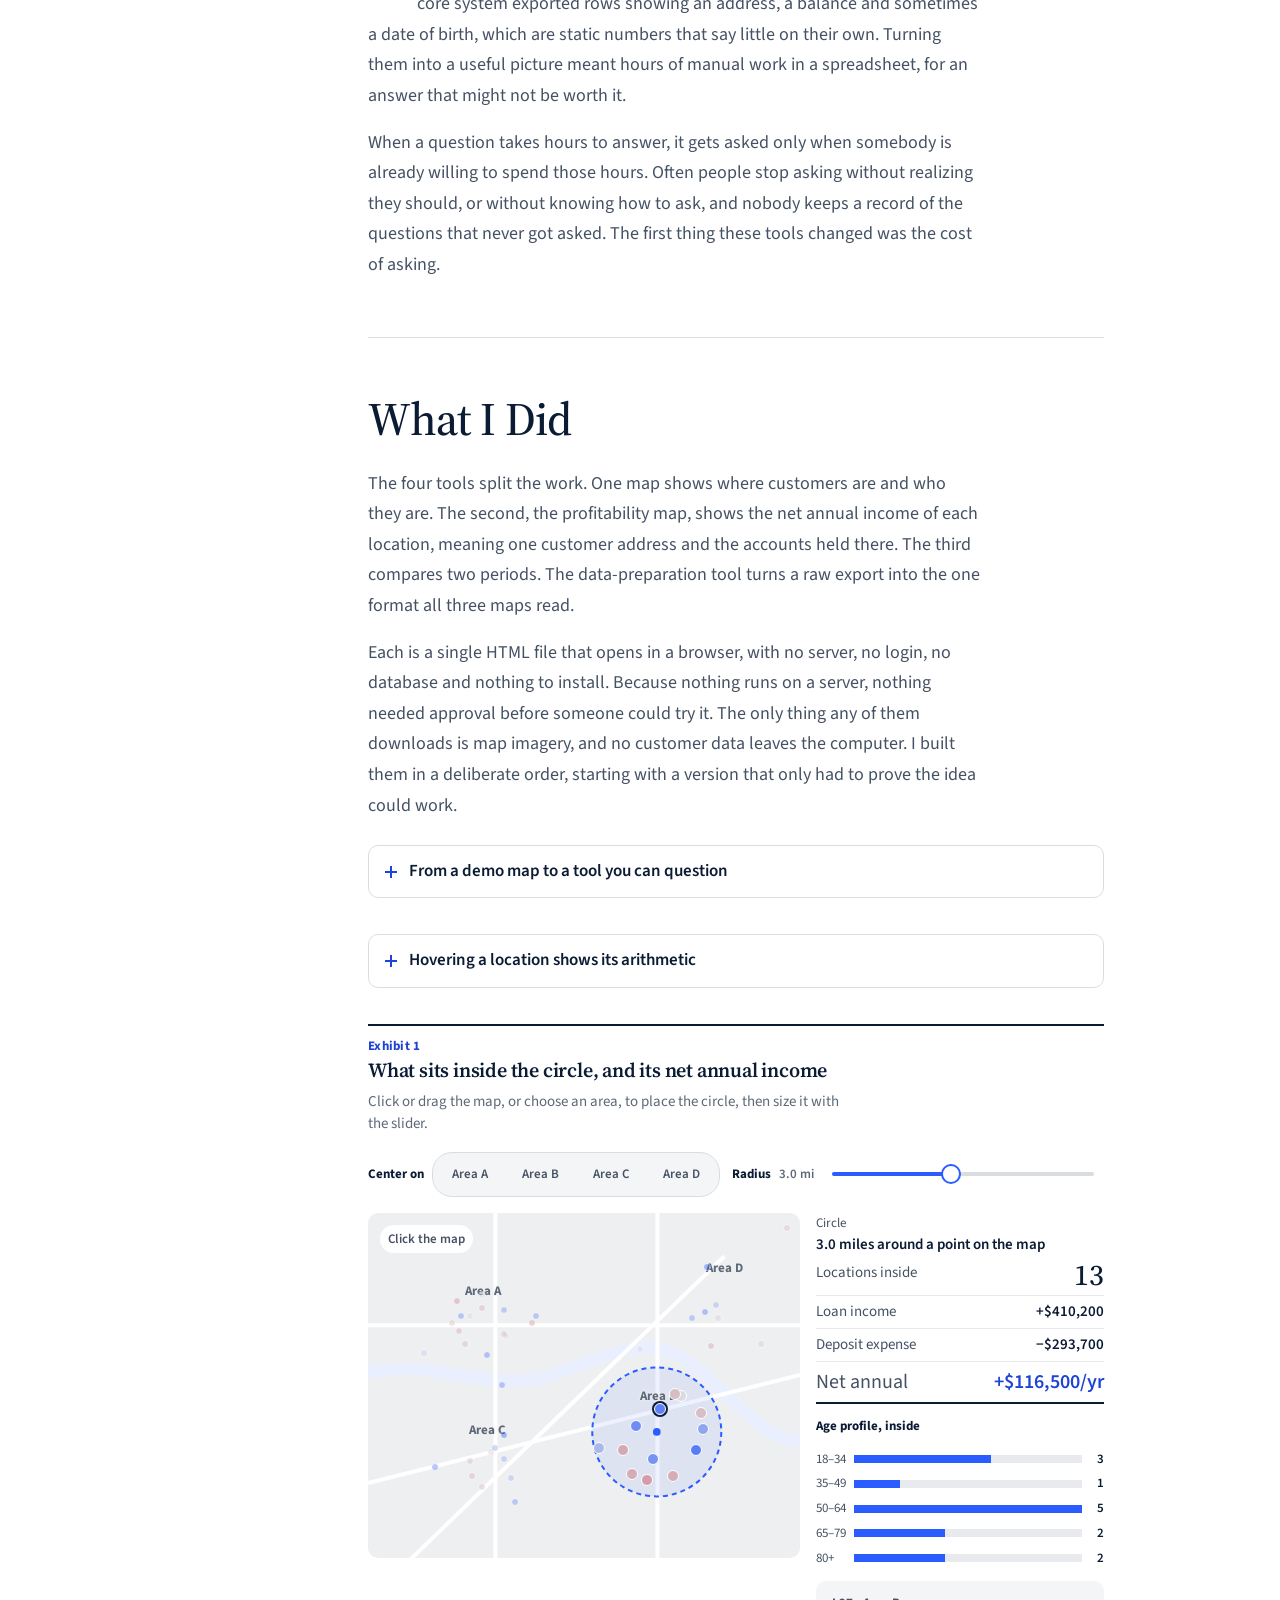
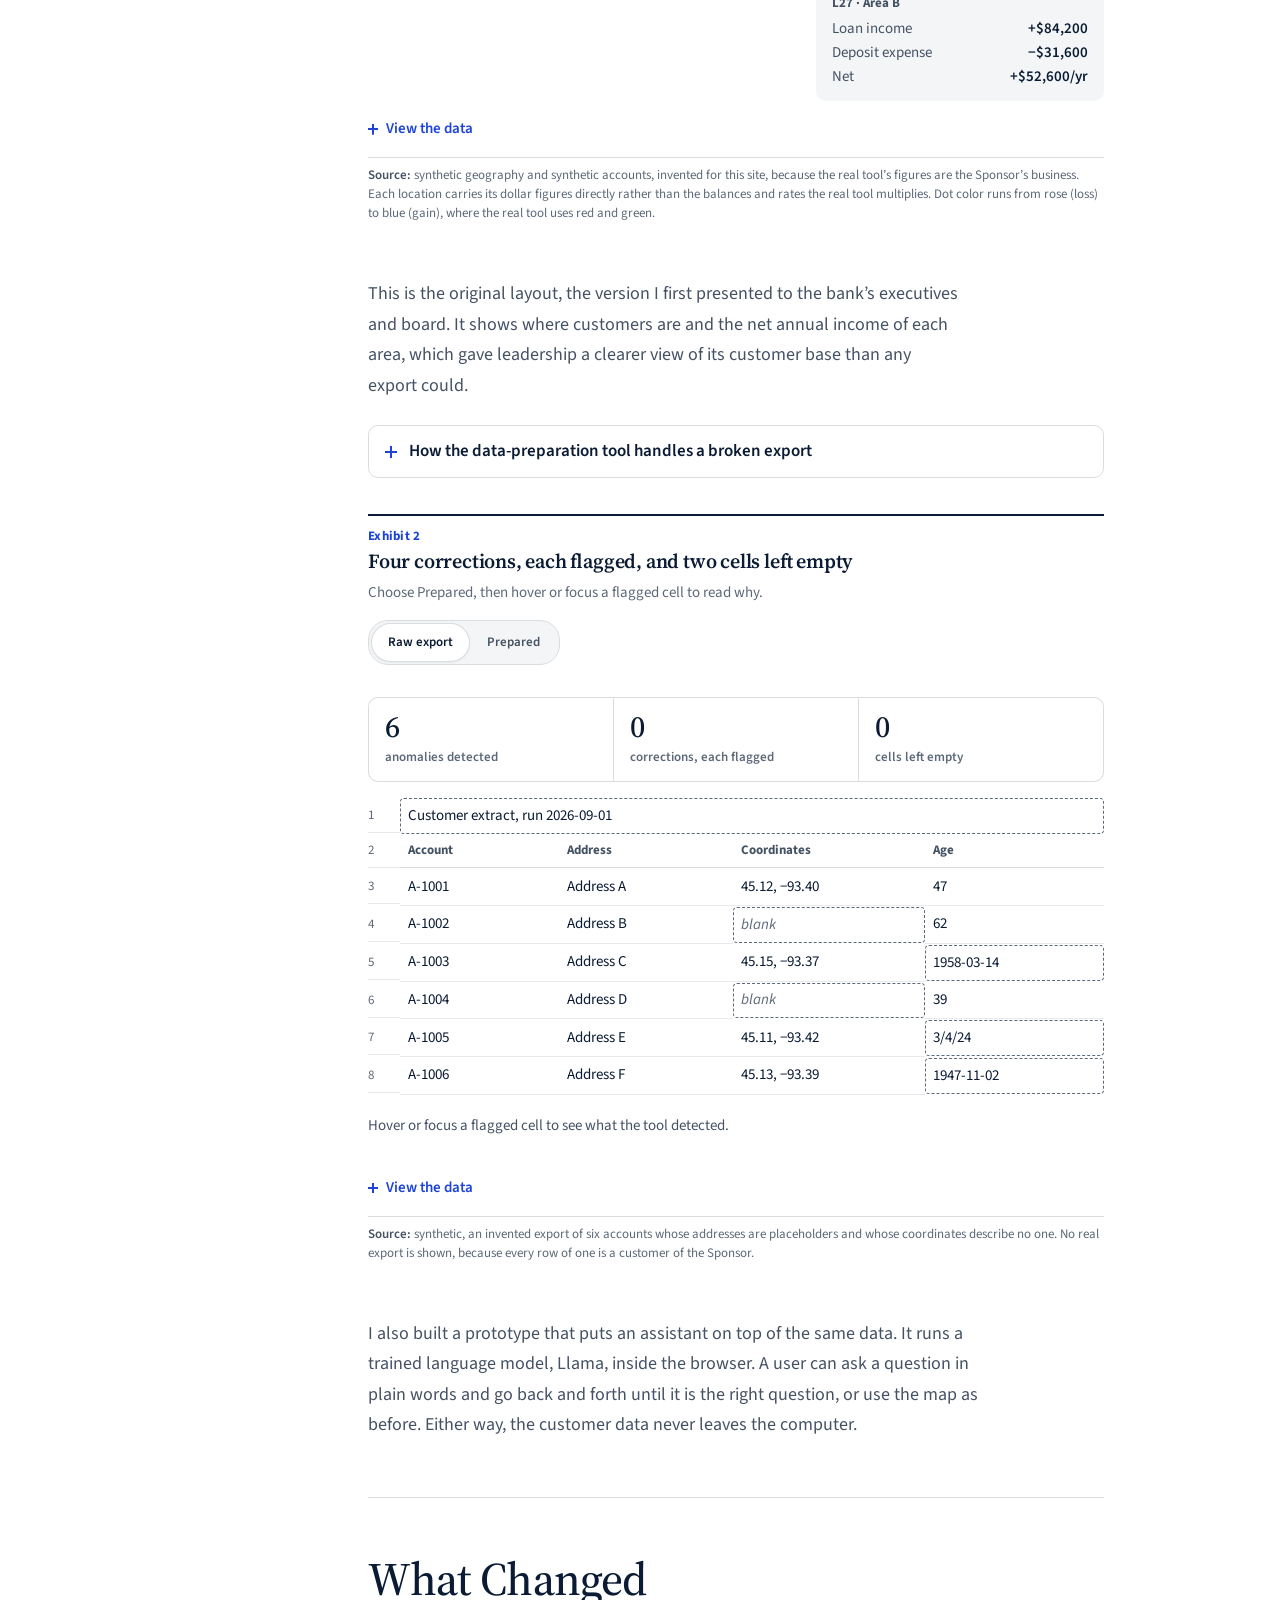
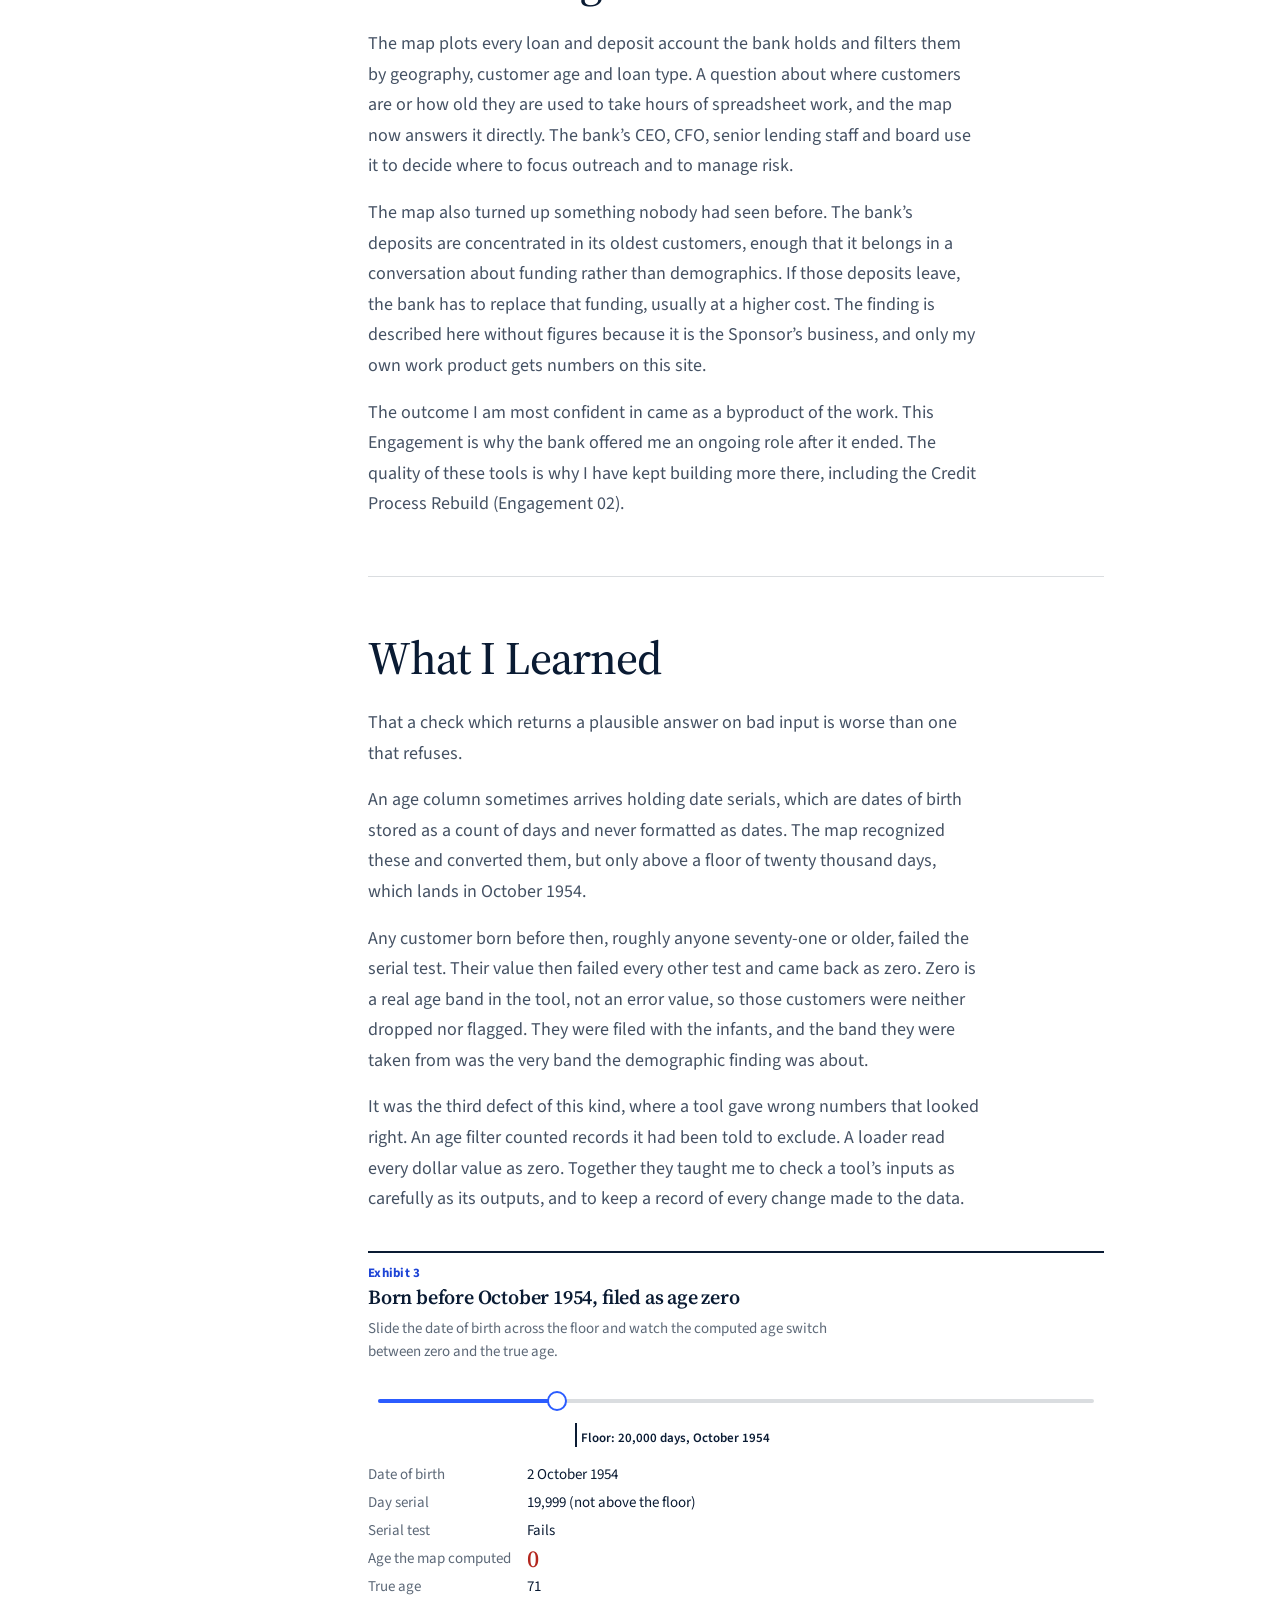
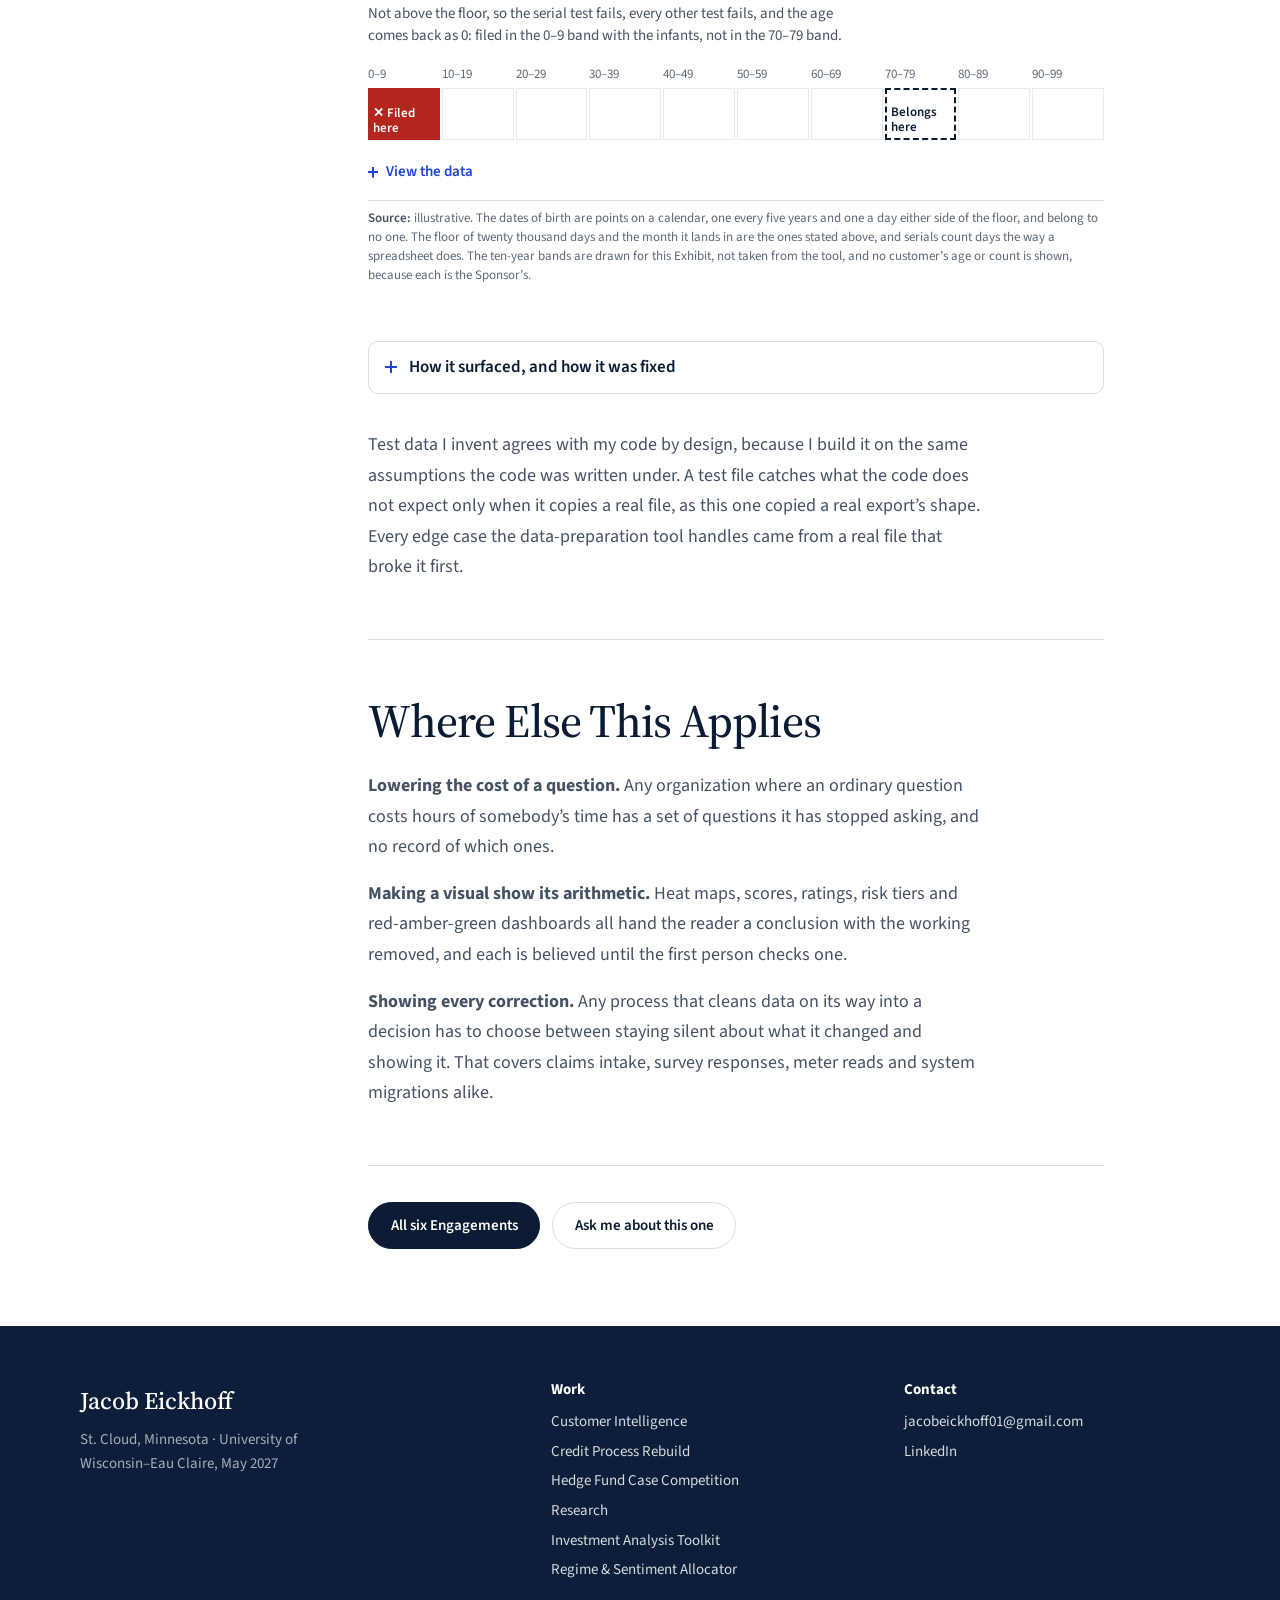
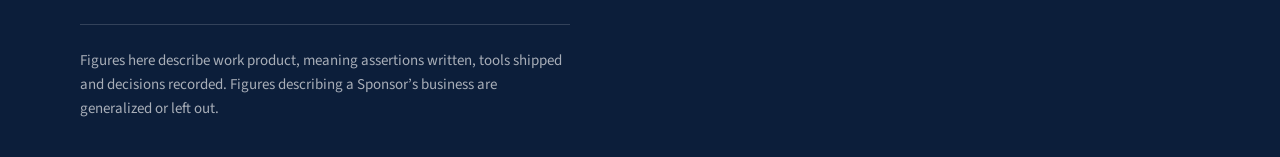
<file: work/customer-intelligence/index.html>
<!DOCTYPE html>
<html lang="en">
<head>
<meta charset="utf-8">
<meta name="viewport" content="width=device-width, initial-scale=1">
<title>Customer Intelligence — Engagement 01 — Jacob Eickhoff</title>
<meta name="description" content="Mapping and profitability tools for a community bank in the Upper Midwest: a no-backend proof of concept, one interaction model, a profitability view that shows its arithmetic, and an age check that read the oldest customers as zero.">
<!-- ABOVE THE STYLESHEETS, AND NOT DEFERRED. Both halves matter.
     Not deferred: this script turns the hiding rules on and has to do that before first paint.
     Above them: a classic <script src> cannot execute until every stylesheet BEFORE it has
     loaded, because it might ask for a computed style - so below the Google Fonts link, a slow
     or unreachable CDN blocks this script, which blocks the parser, and the reader gets a blank
     page until a third party answers. Here, the page renders immediately in the fallback face
     and the webfont swaps in when it arrives. See the header of motion.js. -->
<script src="/assets/js/motion.js"></script>
<!-- Deferred: it draws each Exhibit from its data table once the page has parsed, and the page is
     complete without it. Above the stylesheets for the reason given for motion.js. -->
<script src="/assets/js/exhibit.js" defer></script>
<link rel="preconnect" href="https://fonts.googleapis.com">
<link rel="preconnect" href="https://fonts.gstatic.com" crossorigin>
<link rel="stylesheet" href="https://fonts.googleapis.com/css2?family=Source+Serif+4:ital,opsz,wght@0,8..60,400;0,8..60,500;0,8..60,600;1,8..60,500;1,8..60,600&amp;family=Source+Sans+3:wght@400;600;700&amp;display=swap">
<link rel="stylesheet" href="/assets/css/site.css">
<link rel="icon" href="/assets/img/favicon.svg" type="image/svg+xml">
</head>
<body>
<!-- chrome:nav -->
  <a class="skip-link" href="#main">Skip to content</a>
  <header class="site-header">
    <div class="wrap site-header__inner">
      <a class="brand" href="/">Jacob Eickhoff</a>
      <nav class="nav" aria-label="Primary">
        <ul class="nav__list">
          <li><a class="nav__link is-current" href="/work/" aria-current="true">Work</a></li>
          <li><a class="nav__link" href="/research/">Research</a></li>
          <li><a class="nav__link" href="/about/">About</a></li>
          <li><a class="nav__link" href="/resume/">Resume</a></li>
          <li><a class="nav__link nav__cta" href="/contact/">Get in touch</a></li>
        </ul>
      </nav>
    </div>
  </header>
<!-- /chrome:nav -->

<main id="main">

  <section class="case-head">
    <div class="wrap">
      <nav class="crumb" aria-label="Breadcrumb">
        <a class="crumb__link" href="/work/">The work</a>
        <span class="crumb__sep" aria-hidden="true">&rsaquo;</span>
        <span class="crumb__here">Engagement 01</span>
      </nav>
      <h1 class="case-head__title">A map of dots gets looked at. A number for the spot somebody
        pointed at gets <em>argued with</em></h1>
      <p class="case-head__lede">Customer Intelligence: leadership had only ever seen its customer base as
        rows in an export, and seeing where customers were or how old they were took hours of
        spreadsheet work. As the bank&rsquo;s Credit Analyst &amp; AI Implementation Lead, I led the project and built four browser tools
        (three maps and a data-preparation tool). With them, both questions could be answered in
        the meeting that raised them, on a laptop with nothing to install and no backend.</p>
      <dl class="case-meta">
        <div><dt>Sponsor</dt><dd>A community bank in the Upper Midwest</dd></div>
        <div><dt>Status</dt><dd>In use</dd></div>
        <div><dt>Governing constraint</dt><dd>No backend, nothing to install</dd></div>
        <div><dt>Reading time</dt><dd>9 minutes</dd></div>
      </dl>
      <p class="case-head__status"><span class="case-head__flag">In use</span> The build is
        finished, so this page describes it in the past tense. The tools are still open on
        executives&rsquo; laptops, which is the best outcome this Engagement had and the one I had
        least control over.</p>
    </div>
  </section>

  <section class="stats stats--row" aria-labelledby="stats-heading">
    <div class="wrap">
      <h2 class="eyebrow" id="stats-heading">What this Engagement shipped</h2>
      <ul class="stats__list">
        <li class="stat reveal">
          <p class="stat__figure">
            <span class="stat__value" data-stat-final="4">4</span>
            <span class="stat__unit">tools shipped</span>
          </p>
          <span class="stat__label">Three maps and a data-preparation tool, each a single file that
            opens with a double-click.</span>
        </li>
        <li class="stat reveal">
          <p class="stat__figure">
            <span class="stat__value" data-stat-final="0">0</span>
            <span class="stat__unit">servers</span>
          </p>
          <span class="stat__label">No backend, no login and no database, so every figure is
            computed on the computer that opened the file.</span>
        </li>
        <li class="stat reveal">
          <p class="stat__figure">
            <span class="stat__value" data-stat-final="3">3</span>
            <span class="stat__unit">silent defects</span>
          </p>
          <span class="stat__label">A filter, a loader and an age check, each giving wrong numbers
            that looked right.</span>
        </li>
      </ul>
    </div>
  </section>

  <div class="case-body">
    <div class="wrap case-body__grid">
      <nav class="toc" aria-label="The Spine" data-spine-toc>
        <p class="toc__title">The Spine</p>
        <ol class="toc__list">
          <li><a class="toc__link" href="#the-situation">The Situation</a></li>
          <li><a class="toc__link" href="#what-i-did">What I Did</a></li>
          <li><a class="toc__link" href="#what-changed">What Changed</a></li>
          <li><a class="toc__link" href="#what-i-learned">What I Learned</a></li>
          <li><a class="toc__link" href="#where-else-this-applies">Where Else This Applies</a></li>
        </ol>
      </nav>
      <div class="case-body__prose">

          <p class="case-body__tools">
            <button class="expand-all" type="button" data-expand-all hidden>Expand all sections</button>
          </p>

          <section class="spine" id="the-situation">
            <h2 class="spine__title">The Situation</h2>
            <p>Two questions came up often enough that they needed a real answer. Where are our
              customers, and what does our age profile look like? The core system exported rows
              showing an address, a balance and sometimes a date of birth, which are static numbers
              that say little on their own. Turning them into a useful picture meant hours of manual
              work in a spreadsheet, for an answer that might not be worth it.</p>
            <p>When a question takes hours to answer, it gets asked only when somebody is already
              willing to spend those hours. Often people stop asking without realizing they should, or
              without knowing how to ask, and nobody keeps a record of the questions that never got
              asked. The first thing these tools changed was the cost of asking.</p>
          </section>

          <section class="spine" id="what-i-did">
            <h2 class="spine__title">What I Did</h2>
            <p>The four tools split the work. One map shows where customers are and who they are. The second, the profitability map,
              shows the net annual income of each location, meaning one customer address and the
              accounts held there. The third compares two periods. The data-preparation tool turns a
              raw export into the one format all three maps read.</p>
            <p>Each is a single HTML file that opens in a browser, with no server, no login, no database
              and nothing to install. Because nothing runs on a server, nothing needed approval
              before someone could try it.
              The only thing any of them downloads is map imagery, and no customer data leaves the
              computer. I built them in a deliberate order, starting with a version that only had to
              prove the idea could work.</p>
            <details class="disclosure">
              <summary class="disclosure__summary">From a demo map to a tool you can
                question</summary>
              <div class="disclosure__body">
                <p>The first version was a map with two layers and dots at hardcoded coordinates,
                  about five hundred lines of code with no real data in it. Its only job was to prove
                  this could be done in a browser.</p>
                <p>Because everything about this project was new to me, I met with someone who has years of
                  experience in GIS (mapping and geographic data) to ask what
                  good practice looks like. He pushed back on my format, because points on a map that
                  do nothing say nothing. That led to a map that
                  shades each area by its net annual income when zoomed out and shows individual
                  locations as you zoom in.</p>
                <p>The idea that turned the picture into a tool was simple. Select an area and see
                  real numbers for it. Click to drop a circle, drag a slider to size it, and the panel
                  reports what is inside, including the dollars, the record counts and the age
                  distribution. Everything added afterwards applies that idea to something else. It
                  also changed the demos, because people stopped just looking at dots and started
                  arguing over the numbers for a place they had picked.</p>
              </div>
            </details>
            <details class="disclosure">
              <summary class="disclosure__summary">Hovering a location shows its
                arithmetic</summary>
              <div class="disclosure__body">
                <p>The profitability map colors each location by its net annual income, which is
                  what its loans earn at their own rates minus what its deposits cost. Its scale runs
                  from red for a loss to green for a gain, and a grid view groups an area into cells
                  the reader can size. A color alone gives the reader nothing to check. So hovering a
                  location shows the subtraction instead, loan income minus deposit expense, and the
                  net that results.</p>
                <p>Loan income and deposit expense are the two figures a lender would challenge
                  first, so any disagreement happens over a rate or a balance, where it can be
                  settled.</p>
              </div>
            </details>
            <figure class="exhibit" id="exhibit-radius-map" data-exhibit="radius-map"
                    data-provenance="synthetic">
              <div class="exhibit__head">
                <h3 class="exhibit__title"><span class="exhibit__label">Exhibit 1</span> What sits inside
                  the circle, and its net annual income</h3>
                <p class="exhibit__instruction">Click or drag the map, or choose an area, to place the
                  circle, then size it with the slider.</p>
              </div>
              <div class="exhibit__stage" data-stage></div>
              <details class="exhibit__data">
                <summary class="exhibit__data-toggle">View the data</summary>
                <div class="exhibit__table">
                  <table>
                    <caption>Synthetic locations, one per row: the area it belongs to, where it sits
                      in miles east and north of the map&rsquo;s south-west corner, what its loans earn
                      and its deposits cost in a year, in dollars, the net of the two, and its
                      holder&rsquo;s age and age band. The location the readout opens on is
                      L27.</caption>
                    <thead>
                      <tr><th scope="col">Location</th><th scope="col">Area</th><th scope="col">Miles east</th><th scope="col">Miles north</th><th scope="col">Loan income</th><th scope="col">Deposit expense</th><th scope="col">Net</th><th scope="col">Age</th><th scope="col">Age band</th></tr>
                    </thead>
                    <tbody>
                      <tr><th scope="row">L01</th><td>Area A</td><td>5.5</td><td>9.4</td><td>58,000</td><td>2,900</td><td>55,100</td><td>44</td><td>35–49</td></tr>
                      <tr><th scope="row">L02</th><td>Area A</td><td>5.3</td><td>12.2</td><td>29,000</td><td>28,700</td><td>300</td><td>65</td><td>65–79</td></tr>
                      <tr><th scope="row">L03</th><td>Area A</td><td>6.4</td><td>10.3</td><td>41,000</td><td>38,200</td><td>2,800</td><td>26</td><td>18–34</td></tr>
                      <tr><th scope="row">L04</th><td>Area A</td><td>2.6</td><td>9.5</td><td>38,000</td><td>27,300</td><td>10,700</td><td>25</td><td>18–34</td></tr>
                      <tr><th scope="row">L05</th><td>Area A</td><td>4.1</td><td>11.9</td><td>0</td><td>40,000</td><td>−40,000</td><td>33</td><td>18–34</td></tr>
                      <tr><th scope="row">L06</th><td>Area A</td><td>5.3</td><td>11.6</td><td>0</td><td>24,600</td><td>−24,600</td><td>18</td><td>18–34</td></tr>
                      <tr><th scope="row">L07</th><td>Area A</td><td>4.5</td><td>9.9</td><td>0</td><td>21,500</td><td>−21,500</td><td>66</td><td>65–79</td></tr>
                      <tr><th scope="row">L08</th><td>Area A</td><td>7.6</td><td>10.9</td><td>7,000</td><td>41,000</td><td>−34,000</td><td>31</td><td>18–34</td></tr>
                      <tr><th scope="row">L09</th><td>Area A</td><td>3.9</td><td>10.9</td><td>11,000</td><td>23,900</td><td>−12,900</td><td>66</td><td>65–79</td></tr>
                      <tr><th scope="row">L10</th><td>Area A</td><td>6.3</td><td>11.5</td><td>50,000</td><td>8,300</td><td>41,700</td><td>59</td><td>50–64</td></tr>
                      <tr><th scope="row">L11</th><td>Area A</td><td>4.7</td><td>11.2</td><td>0</td><td>2,400</td><td>−2,400</td><td>89</td><td>80+</td></tr>
                      <tr><th scope="row">L12</th><td>Area A</td><td>6.3</td><td>10.4</td><td>0</td><td>19,700</td><td>−19,700</td><td>51</td><td>50–64</td></tr>
                      <tr><th scope="row">L13</th><td>Area A</td><td>7.8</td><td>11.2</td><td>63,000</td><td>17,800</td><td>45,200</td><td>19</td><td>18–34</td></tr>
                      <tr><th scope="row">L14</th><td>Area A</td><td>4.2</td><td>10.5</td><td>0</td><td>25,300</td><td>−25,300</td><td>87</td><td>80+</td></tr>
                      <tr><th scope="row">L15</th><td>Area A</td><td>4.3</td><td>11.2</td><td>69,000</td><td>20,300</td><td>48,700</td><td>53</td><td>50–64</td></tr>
                      <tr><th scope="row">L16</th><td>Area A</td><td>6.2</td><td>8.0</td><td>79,000</td><td>25,900</td><td>53,100</td><td>31</td><td>18–34</td></tr>
                      <tr><th scope="row">L17</th><td>Area B</td><td>14.5</td><td>7.5</td><td>25,000</td><td>25,900</td><td>−900</td><td>51</td><td>50–64</td></tr>
                      <tr><th scope="row">L18</th><td>Area B</td><td>13.2</td><td>4.6</td><td>51,000</td><td>8,900</td><td>42,100</td><td>67</td><td>65–79</td></tr>
                      <tr><th scope="row">L19</th><td>Area B</td><td>15.5</td><td>6.0</td><td>52,000</td><td>20,400</td><td>31,600</td><td>77</td><td>65–79</td></tr>
                      <tr><th scope="row">L20</th><td>Area B</td><td>12.2</td><td>3.9</td><td>12,000</td><td>34,800</td><td>−22,800</td><td>88</td><td>80+</td></tr>
                      <tr><th scope="row">L21</th><td>Area B</td><td>11.8</td><td>5.0</td><td>0</td><td>24,500</td><td>−24,500</td><td>18</td><td>18–34</td></tr>
                      <tr><th scope="row">L22</th><td>Area B</td><td>15.2</td><td>5.0</td><td>70,000</td><td>15,400</td><td>54,600</td><td>59</td><td>50–64</td></tr>
                      <tr><th scope="row">L23</th><td>Area B</td><td>12.4</td><td>6.1</td><td>64,000</td><td>18,500</td><td>45,500</td><td>80</td><td>80+</td></tr>
                      <tr><th scope="row">L24</th><td>Area B</td><td>12.6</td><td>9.7</td><td>0</td><td>4,700</td><td>−4,700</td><td>45</td><td>35–49</td></tr>
                      <tr><th scope="row">L25</th><td>Area B</td><td>15.4</td><td>6.7</td><td>21,000</td><td>35,200</td><td>−14,200</td><td>34</td><td>18–34</td></tr>
                      <tr><th scope="row">L26</th><td>Area B</td><td>14.1</td><td>3.8</td><td>0</td><td>22,500</td><td>−22,500</td><td>60</td><td>50–64</td></tr>
                      <tr data-lead><th scope="row">L27</th><td>Area B</td><td>13.5</td><td>6.9</td><td>84,200</td><td>31,600</td><td>52,600</td><td>58</td><td>50–64</td></tr>
                      <tr><th scope="row">L28</th><td>Area B</td><td>10.7</td><td>5.1</td><td>31,000</td><td>10,400</td><td>20,600</td><td>32</td><td>18–34</td></tr>
                      <tr><th scope="row">L29</th><td>Area B</td><td>12.9</td><td>3.6</td><td>0</td><td>30,200</td><td>−30,200</td><td>43</td><td>35–49</td></tr>
                      <tr><th scope="row">L30</th><td>Area B</td><td>14.2</td><td>7.6</td><td>0</td><td>15,400</td><td>−15,400</td><td>54</td><td>50–64</td></tr>
                      <tr><th scope="row">L31</th><td>Area C</td><td>5.7</td><td>4.9</td><td>0</td><td>10,300</td><td>−10,300</td><td>35</td><td>35–49</td></tr>
                      <tr><th scope="row">L32</th><td>Area C</td><td>6.8</td><td>2.6</td><td>87,000</td><td>40,900</td><td>46,100</td><td>83</td><td>80+</td></tr>
                      <tr><th scope="row">L33</th><td>Area C</td><td>3.1</td><td>4.2</td><td>82,000</td><td>22,700</td><td>59,300</td><td>64</td><td>50–64</td></tr>
                      <tr><th scope="row">L34</th><td>Area C</td><td>6.3</td><td>4.6</td><td>56,000</td><td>27,100</td><td>28,900</td><td>51</td><td>50–64</td></tr>
                      <tr><th scope="row">L35</th><td>Area C</td><td>4.8</td><td>3.8</td><td>0</td><td>24,800</td><td>−24,800</td><td>18</td><td>18–34</td></tr>
                      <tr><th scope="row">L36</th><td>Area C</td><td>4.7</td><td>4.5</td><td>0</td><td>16,400</td><td>−16,400</td><td>72</td><td>65–79</td></tr>
                      <tr><th scope="row">L37</th><td>Area C</td><td>6.3</td><td>5.7</td><td>75,000</td><td>4,000</td><td>71,000</td><td>46</td><td>35–49</td></tr>
                      <tr><th scope="row">L38</th><td>Area C</td><td>6.6</td><td>3.7</td><td>29,000</td><td>3,400</td><td>25,600</td><td>67</td><td>65–79</td></tr>
                      <tr><th scope="row">L39</th><td>Area C</td><td>5.9</td><td>5.1</td><td>51,000</td><td>17,800</td><td>33,200</td><td>66</td><td>65–79</td></tr>
                      <tr><th scope="row">L40</th><td>Area C</td><td>5.3</td><td>3.3</td><td>0</td><td>17,000</td><td>−17,000</td><td>56</td><td>50–64</td></tr>
                      <tr><th scope="row">L41</th><td>Area D</td><td>15.0</td><td>11.1</td><td>83,000</td><td>39,500</td><td>43,500</td><td>59</td><td>50–64</td></tr>
                      <tr><th scope="row">L42</th><td>Area D</td><td>16.2</td><td>11.1</td><td>0</td><td>8,600</td><td>−8,600</td><td>24</td><td>18–34</td></tr>
                      <tr><th scope="row">L43</th><td>Area D</td><td>15.6</td><td>11.4</td><td>82,000</td><td>24,300</td><td>57,700</td><td>64</td><td>50–64</td></tr>
                      <tr><th scope="row">L44</th><td>Area D</td><td>18.2</td><td>9.9</td><td>11,000</td><td>1,600</td><td>9,400</td><td>46</td><td>35–49</td></tr>
                      <tr><th scope="row">L45</th><td>Area D</td><td>15.7</td><td>13.5</td><td>83,000</td><td>9,600</td><td>73,400</td><td>22</td><td>18–34</td></tr>
                      <tr><th scope="row">L46</th><td>Area D</td><td>16.1</td><td>11.7</td><td>65,000</td><td>36,000</td><td>29,000</td><td>74</td><td>65–79</td></tr>
                      <tr><th scope="row">L47</th><td>Area D</td><td>15.9</td><td>9.8</td><td>0</td><td>29,300</td><td>−29,300</td><td>55</td><td>50–64</td></tr>
                      <tr><th scope="row">L48</th><td>Area D</td><td>19.4</td><td>15.3</td><td>0</td><td>14,900</td><td>−14,900</td><td>60</td><td>50–64</td></tr>
                    </tbody>
                  </table>
                </div>
              </details>
              <figcaption class="exhibit__source"><b>Source:</b> synthetic geography and synthetic
                accounts, invented for this site, because the real tool&rsquo;s figures are the
                Sponsor&rsquo;s business. Each location carries its dollar figures directly rather
                than the balances and rates the real tool multiplies. Dot color runs from rose (loss) to blue (gain), where the real tool uses
                red and green.</figcaption>
            </figure>
            <p>This is the original layout, the version I first presented to the bank&rsquo;s
              executives and board. It shows where customers are and the net annual income of each
              area, which gave leadership a clearer view of its customer base than any export
              could.</p>
            <details class="disclosure">
              <summary class="disclosure__summary">How the data-preparation tool handles a broken
                export</summary>
              <div class="disclosure__body">
                <p>Real exports arrive broken in small ways that affect the outputs, such as a title
                  row above the headers, an address with no coordinates or an age column holding
                  dates. The data-preparation tool handles all of them by one standing rule.</p>
                <p>It corrects a problem only when the correction is unambiguous. A date of birth
                  becomes an age, and a missing coordinate is filled in from a matching address in a
                  file that was already cleaned. Otherwise the cell is left empty. Every correction is
                  flagged where the person using the output cannot miss it. The cell is highlighted,
                  the reason shows on hover, and a count of corrections sits above the preview. A tool
                  that quietly improves its data looks exactly like one that quietly damages it.</p>
              </div>
            </details>
            <figure class="exhibit" id="exhibit-detect-correct-flag" data-exhibit="detect-correct-flag"
                    data-provenance="synthetic">
              <div class="exhibit__head">
                <h3 class="exhibit__title"><span class="exhibit__label">Exhibit 2</span> Four corrections,
                  each flagged, and two cells left empty</h3>
                <p class="exhibit__instruction">Choose Prepared, then hover or focus a flagged cell to
                  read why.</p>
              </div>
              <div class="exhibit__stage" data-stage></div>
              <details class="exhibit__data">
                <summary class="exhibit__data-toggle">View the data</summary>
                <div class="exhibit__table">
                  <table>
                    <caption>One synthetic export, line by line: each cell as it arrived, what the
                      preparation tool made of the cells it checks, and why. Line 2 is the export&rsquo;s
                      header row.</caption>
                    <thead>
                      <tr><th scope="col">Line</th><th scope="col">Account</th><th scope="col">Address</th><th scope="col">Coordinates</th><th scope="col">Age</th><th scope="col">Coordinates, prepared</th><th scope="col">Age, prepared</th><th scope="col">Why</th></tr>
                    </thead>
                    <tbody>
                      <tr><th scope="row">1</th><td>Customer extract, run 2026-09-01</td><td>Blank</td><td>Blank</td><td>Blank</td><td>Line removed</td><td>Line removed</td><td>A title row above the headers, which is not a record.</td></tr>
                      <tr><th scope="row">3</th><td>A-1001</td><td>Address A</td><td>45.12, &minus;93.40</td><td>47</td><td>Unchanged</td><td>Unchanged</td><td>None</td></tr>
                      <tr><th scope="row">4</th><td>A-1002</td><td>Address B</td><td>Blank</td><td>62</td><td>45.10, &minus;93.44</td><td>Unchanged</td><td>No coordinates, so filled from the same address in a previously cleaned file.</td></tr>
                      <tr><th scope="row">5</th><td>A-1003</td><td>Address C</td><td>45.15, &minus;93.37</td><td>1958-03-14</td><td>Unchanged</td><td>68</td><td>A date of birth in the age column, converted to the age on the day the export was run.</td></tr>
                      <tr><th scope="row">6</th><td>A-1004</td><td>Address D</td><td>Blank</td><td>39</td><td>Left empty</td><td>Unchanged</td><td>No coordinates and no matching address in a previously cleaned file, so left empty rather than placed at a guess.</td></tr>
                      <tr><th scope="row">7</th><td>A-1005</td><td>Address E</td><td>45.11, &minus;93.42</td><td>3/4/24</td><td>Unchanged</td><td>Left empty</td><td>A date with a two-digit year: born in 1924 or in 2024, and nothing in the row says which.</td></tr>
                      <tr><th scope="row">8</th><td>A-1006</td><td>Address F</td><td>45.13, &minus;93.39</td><td>1947-11-02</td><td>Unchanged</td><td>78</td><td>A date of birth in the age column, converted to the age on the day the export was run.</td></tr>
                    </tbody>
                  </table>
                </div>
              </details>
              <figcaption class="exhibit__source"><b>Source:</b> synthetic, an invented export of six
                accounts whose addresses are placeholders and whose coordinates describe no one. No real
                export is shown, because every row of one is a customer of the Sponsor.</figcaption>
            </figure>
            <p>I also built a prototype that puts an assistant on top of the same data. It runs a
              trained language model, Llama, inside the browser. A user can ask a question in plain words and go back and forth until it is the right
              question, or use the map as before. Either way, the customer data never leaves the
              computer.</p>
          </section>

          <section class="spine" id="what-changed">
            <h2 class="spine__title">What Changed</h2>
            <p>The map plots every loan and deposit account the bank holds and filters them by
              geography, customer age and loan type. A question about where customers are or how old
              they are used to take hours of spreadsheet work, and the map now answers it directly.
              The bank&rsquo;s CEO, CFO, senior lending staff and board use it to decide where to focus
              outreach and to manage risk.</p>
            <p>The map also turned up something nobody had seen before. The bank&rsquo;s deposits
              are concentrated in its oldest customers, enough that it belongs in a conversation about
              funding rather than demographics. If those deposits leave, the bank has to replace that
              funding, usually at a higher cost. The finding is described here without figures
              because it is the Sponsor&rsquo;s business, and only my own work product gets numbers on
              this site.</p>
            <p>The outcome I am most confident in came as a byproduct of the work. This Engagement is
              why the bank offered me an ongoing role after it
              ended. The quality of these tools is why I have kept building more there, including the
              Credit Process Rebuild (Engagement 02).</p>
          </section>

          <section class="spine" id="what-i-learned">
            <h2 class="spine__title">What I Learned</h2>
            <p>That a check which returns a plausible answer on bad input is worse than one that
              refuses.</p>
            <p>An age column sometimes arrives holding date serials, which are dates of birth stored
              as a count of days and never formatted as dates. The map recognized these and converted
              them, but only above a floor of twenty thousand days, which lands in October 1954.</p>
            <p>Any customer born before then, roughly anyone seventy-one or older, failed the serial
              test. Their value then failed every other test and came back as zero. Zero is a real age
              band in the tool, not an error value, so those customers were neither dropped nor
              flagged. They were filed with the infants, and the band they were taken from was the
              very band the demographic finding was about.</p>
            <p>It was the third defect of this kind, where a tool gave wrong numbers that looked
              right. An age filter counted records it had been told to exclude. A loader read every
              dollar value as zero. Together they taught me to check a tool&rsquo;s inputs as carefully as its outputs, and
              to keep a record of every change made to the data.</p>
            <figure class="exhibit" id="exhibit-age-serial" data-exhibit="age-serial"
                    data-provenance="illustrative">
              <div class="exhibit__head">
                <h3 class="exhibit__title"><span class="exhibit__label">Exhibit 3</span> Born before
                  October 1954, filed as age zero</h3>
                <p class="exhibit__instruction">Slide the date of birth across the floor and watch the
                  computed age switch between zero and the true age.</p>
              </div>
              <div class="exhibit__stage" data-stage></div>
              <details class="exhibit__data">
                <summary class="exhibit__data-toggle">View the data</summary>
                <div class="exhibit__table">
                  <table>
                    <caption>Dates of birth, oldest first: each one&rsquo;s day serial, whether it
                      passes the map&rsquo;s serial test by being above the floor, the age the map
                      computed from it, its true age on 2026-09-01, the date the synthetic export in
                      Exhibit 2 carries, and the ten-year band that age belongs in.</caption>
                    <thead>
                      <tr><th scope="col">Date of birth</th><th scope="col">Day serial</th><th scope="col">Serial test, floor 20,000</th><th scope="col">Age the map computed</th><th scope="col">Age on 2026-09-01</th><th scope="col">Band it belongs in</th></tr>
                    </thead>
                    <tbody>
                      <tr><th scope="row">1930-05-15</th><td>11,093</td><td>Fails</td><td>0</td><td>96</td><td>90&ndash;99</td></tr>
                      <tr><th scope="row">1935-05-15</th><td>12,919</td><td>Fails</td><td>0</td><td>91</td><td>90&ndash;99</td></tr>
                      <tr><th scope="row">1940-05-15</th><td>14,746</td><td>Fails</td><td>0</td><td>86</td><td>80&ndash;89</td></tr>
                      <tr><th scope="row">1945-05-15</th><td>16,572</td><td>Fails</td><td>0</td><td>81</td><td>80&ndash;89</td></tr>
                      <tr><th scope="row">1950-05-15</th><td>18,398</td><td>Fails</td><td>0</td><td>76</td><td>70&ndash;79</td></tr>
                      <tr><th scope="row">1954-10-02</th><td>19,999</td><td>Fails</td><td>0</td><td>71</td><td>70&ndash;79</td></tr>
                      <tr><th scope="row">1954-10-04</th><td>20,001</td><td>Passes</td><td>71</td><td>71</td><td>70&ndash;79</td></tr>
                      <tr><th scope="row">1955-05-15</th><td>20,224</td><td>Passes</td><td>71</td><td>71</td><td>70&ndash;79</td></tr>
                      <tr><th scope="row">1960-05-15</th><td>22,051</td><td>Passes</td><td>66</td><td>66</td><td>60&ndash;69</td></tr>
                      <tr><th scope="row">1965-05-15</th><td>23,877</td><td>Passes</td><td>61</td><td>61</td><td>60&ndash;69</td></tr>
                      <tr><th scope="row">1970-05-15</th><td>25,703</td><td>Passes</td><td>56</td><td>56</td><td>50&ndash;59</td></tr>
                      <tr><th scope="row">1975-05-15</th><td>27,529</td><td>Passes</td><td>51</td><td>51</td><td>50&ndash;59</td></tr>
                      <tr><th scope="row">1980-05-15</th><td>29,356</td><td>Passes</td><td>46</td><td>46</td><td>40&ndash;49</td></tr>
                      <tr><th scope="row">1985-05-15</th><td>31,182</td><td>Passes</td><td>41</td><td>41</td><td>40&ndash;49</td></tr>
                      <tr><th scope="row">1990-05-15</th><td>33,008</td><td>Passes</td><td>36</td><td>36</td><td>30&ndash;39</td></tr>
                      <tr><th scope="row">1995-05-15</th><td>34,834</td><td>Passes</td><td>31</td><td>31</td><td>30&ndash;39</td></tr>
                      <tr><th scope="row">2000-05-15</th><td>36,661</td><td>Passes</td><td>26</td><td>26</td><td>20&ndash;29</td></tr>
                      <tr><th scope="row">2005-05-15</th><td>38,487</td><td>Passes</td><td>21</td><td>21</td><td>20&ndash;29</td></tr>
                      <tr><th scope="row">2010-05-15</th><td>40,313</td><td>Passes</td><td>16</td><td>16</td><td>10&ndash;19</td></tr>
                      <tr><th scope="row">2015-05-15</th><td>42,139</td><td>Passes</td><td>11</td><td>11</td><td>10&ndash;19</td></tr>
                      <tr><th scope="row">2020-05-15</th><td>43,966</td><td>Passes</td><td>6</td><td>6</td><td>0&ndash;9</td></tr>
                    </tbody>
                  </table>
                </div>
              </details>
              <figcaption class="exhibit__source"><b>Source:</b> illustrative. The dates of birth are
                points on a calendar, one every five years and one a day either side of the floor, and
                belong to no one. The floor of twenty thousand days and the month it lands in are the ones
                stated above, and serials count days the way a spreadsheet does. The ten-year bands are
                drawn for this Exhibit, not taken from the tool, and no customer&rsquo;s age or count
                is shown, because each is the Sponsor&rsquo;s.</figcaption>
            </figure>
            <details class="disclosure">
              <summary class="disclosure__summary">How it surfaced, and how it was fixed</summary>
              <div class="disclosure__body">
                <p>I did not find it by reading the code. I was testing something else with a test
                  file built from the shape of a real export. Two of its ten ages came back as zero
                  when I knew what they should have been. The same check had been written twice a few
                  weeks apart, and the two copies had drifted. The data-preparation tool had the range
                  right the whole time.</p>
                <p>The fix checks for a plausible age first and a date serial second, and any value
                  that fits neither is now flagged instead of being filed at zero. Because the fix
                  moved ages on screen in a tool executives were already reading, I told them before
                  it went in. Numbers changing without warning is its own problem, even when they
                  change from wrong to right.</p>
              </div>
            </details>
            <p>Test data I invent agrees with my code by design, because I build it on the same
              assumptions the code was written under. A test file catches what the code does not
              expect only when it copies a real file, as this one copied a real export&rsquo;s shape.
              Every edge case the data-preparation tool handles came from a real file that broke it
              first.</p>
          </section>

          <section class="spine" id="where-else-this-applies">
            <h2 class="spine__title">Where Else This Applies</h2>
            <p><strong>Lowering the cost of a question.</strong> Any organization where an
              ordinary question costs hours of somebody&rsquo;s time has a set of questions it has
              stopped asking, and no record of which ones.</p>
            <p><strong>Making a visual show its arithmetic.</strong> Heat maps, scores, ratings, risk
              tiers and red-amber-green dashboards all hand the reader a conclusion with the working
              removed, and each is believed until the first person checks one.</p>
            <p><strong>Showing every correction.</strong> Any process that cleans data on its way
              into a decision has to choose between staying silent about what it changed and showing
              it. That covers claims intake, survey responses, meter reads and system migrations
              alike.</p>
          </section>

          <p class="case-foot">
            <a class="btn btn--solid" href="/work/">All six Engagements</a>
            <a class="btn btn--outline" href="mailto:jacobeickhoff01@gmail.com">Ask me about this one</a>
          </p>

      </div>
    </div>
  </div>

</main>

<!-- chrome:footer -->
  <footer class="site-footer">
    <div class="wrap site-footer__inner">
      <div class="site-footer__identity">
        <p class="site-footer__name">Jacob Eickhoff</p>
        <p class="site-footer__where">St. Cloud, Minnesota &middot; University of Wisconsin&ndash;Eau Claire, May 2027</p>
      </div>
      <div class="site-footer__group">
        <h2 class="site-footer__heading">Work</h2>
        <ul class="site-footer__list">
          <li><a href="/work/customer-intelligence/">Customer Intelligence</a></li>
          <li><a href="/work/credit-process-rebuild/">Credit Process Rebuild</a></li>
          <li><a href="/work/the-competition/">Hedge Fund Case Competition</a></li>
          <li><a href="/work/the-research/">Research</a></li>
          <li><a href="/work/investment-analysis-toolkit/">Investment Analysis Toolkit</a></li>
          <li><a href="/work/macrosense/">Regime &amp; Sentiment Allocator</a></li>
        </ul>
      </div>
      <div class="site-footer__group">
        <h2 class="site-footer__heading">Contact</h2>
        <ul class="site-footer__list">
          <li><a href="mailto:jacobeickhoff01@gmail.com">jacobeickhoff01@gmail.com</a></li>
          <li><a href="https://www.linkedin.com/in/jacob-eickhoff" rel="me noopener">LinkedIn</a></li>
        </ul>
      </div>
      <p class="site-footer__note">Figures here describe work product, meaning assertions written, tools shipped and decisions recorded. Figures describing a Sponsor&rsquo;s business are generalized or left out.</p>
    </div>
  </footer>
<!-- /chrome:footer -->

</body>
</html>
</file>
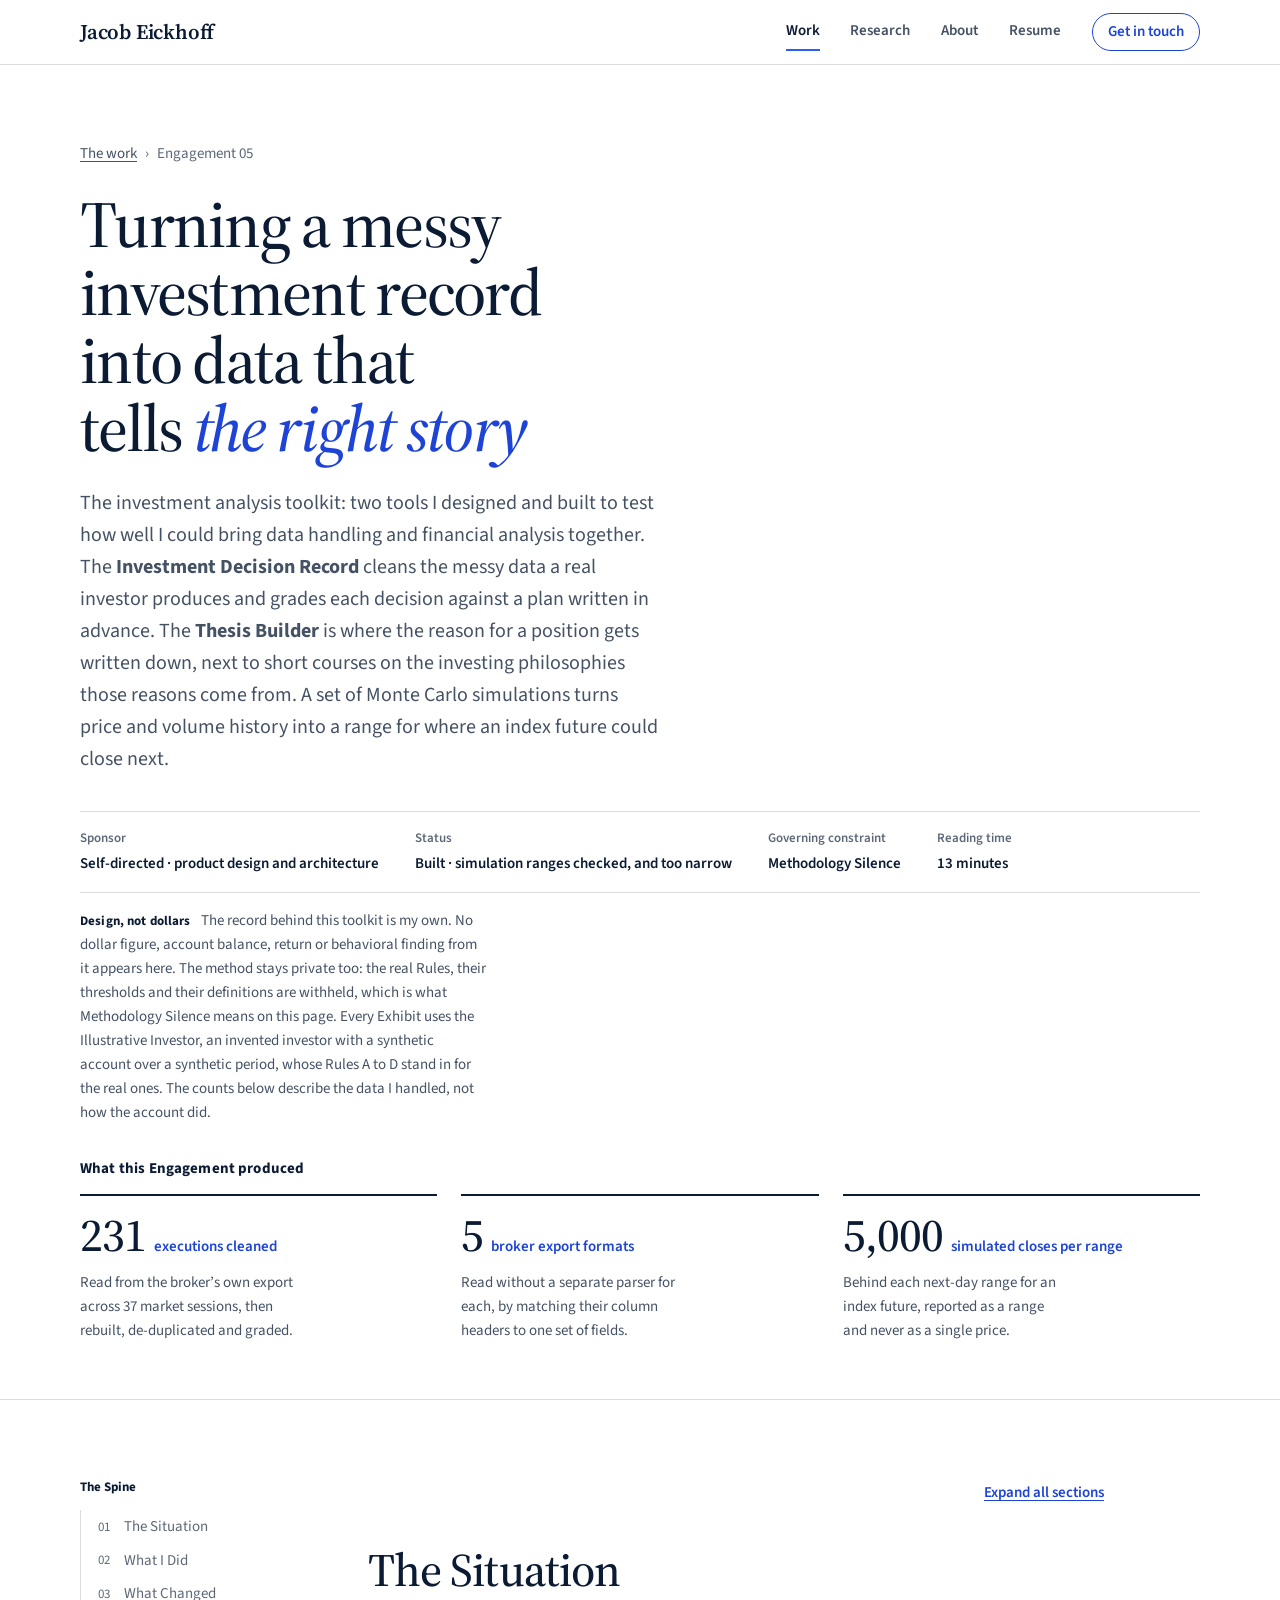
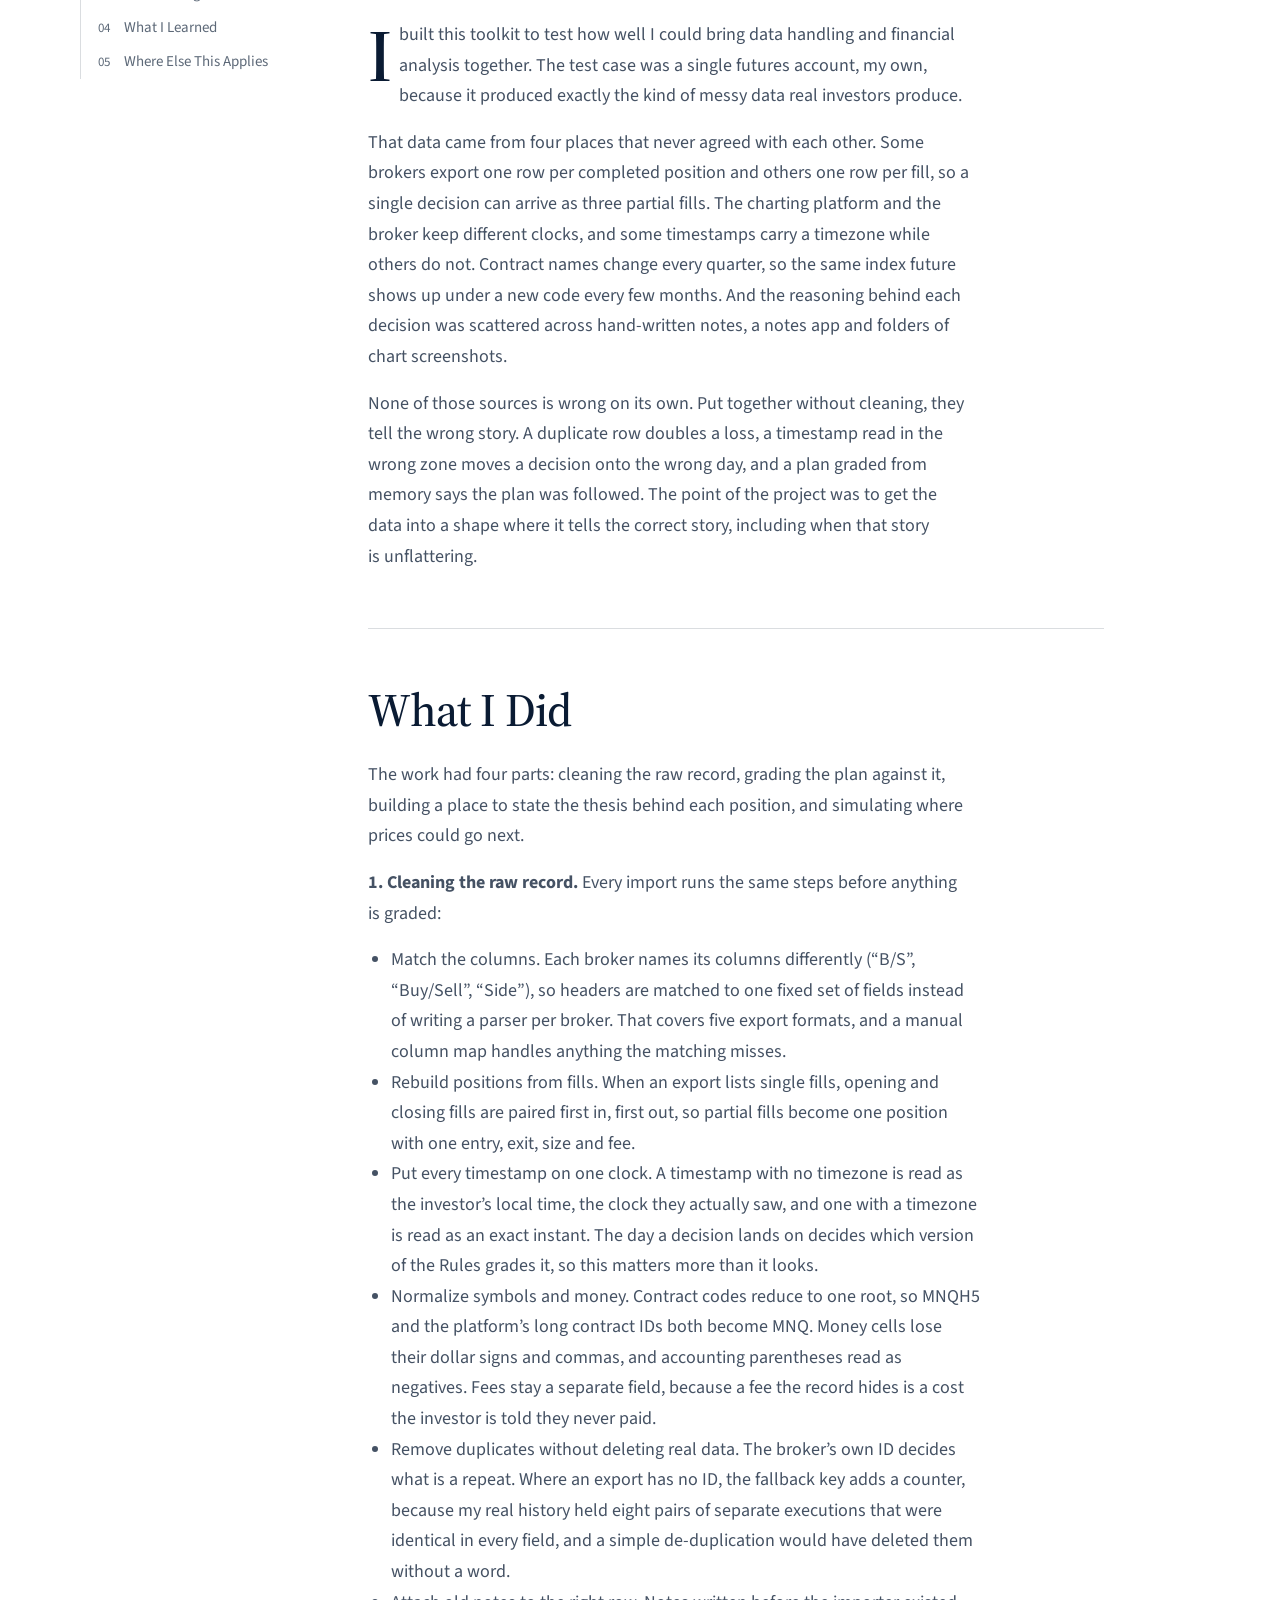
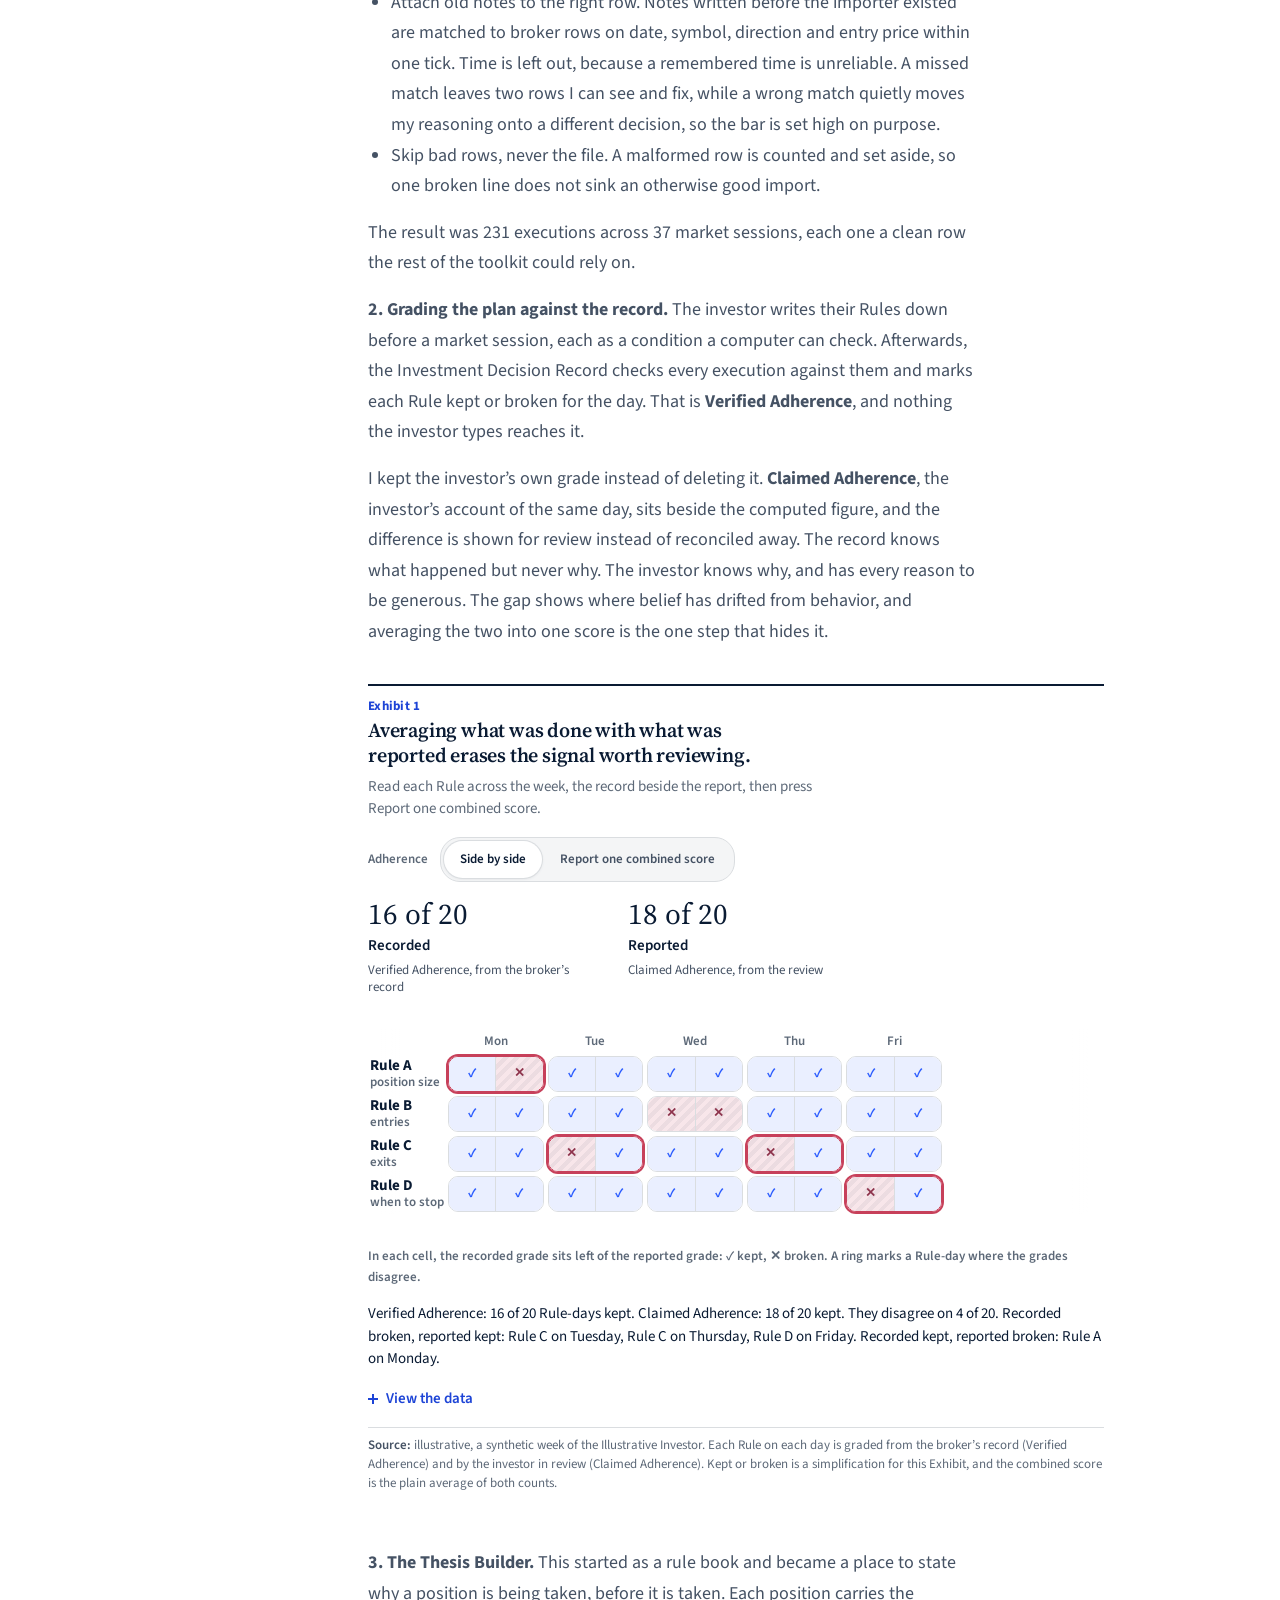
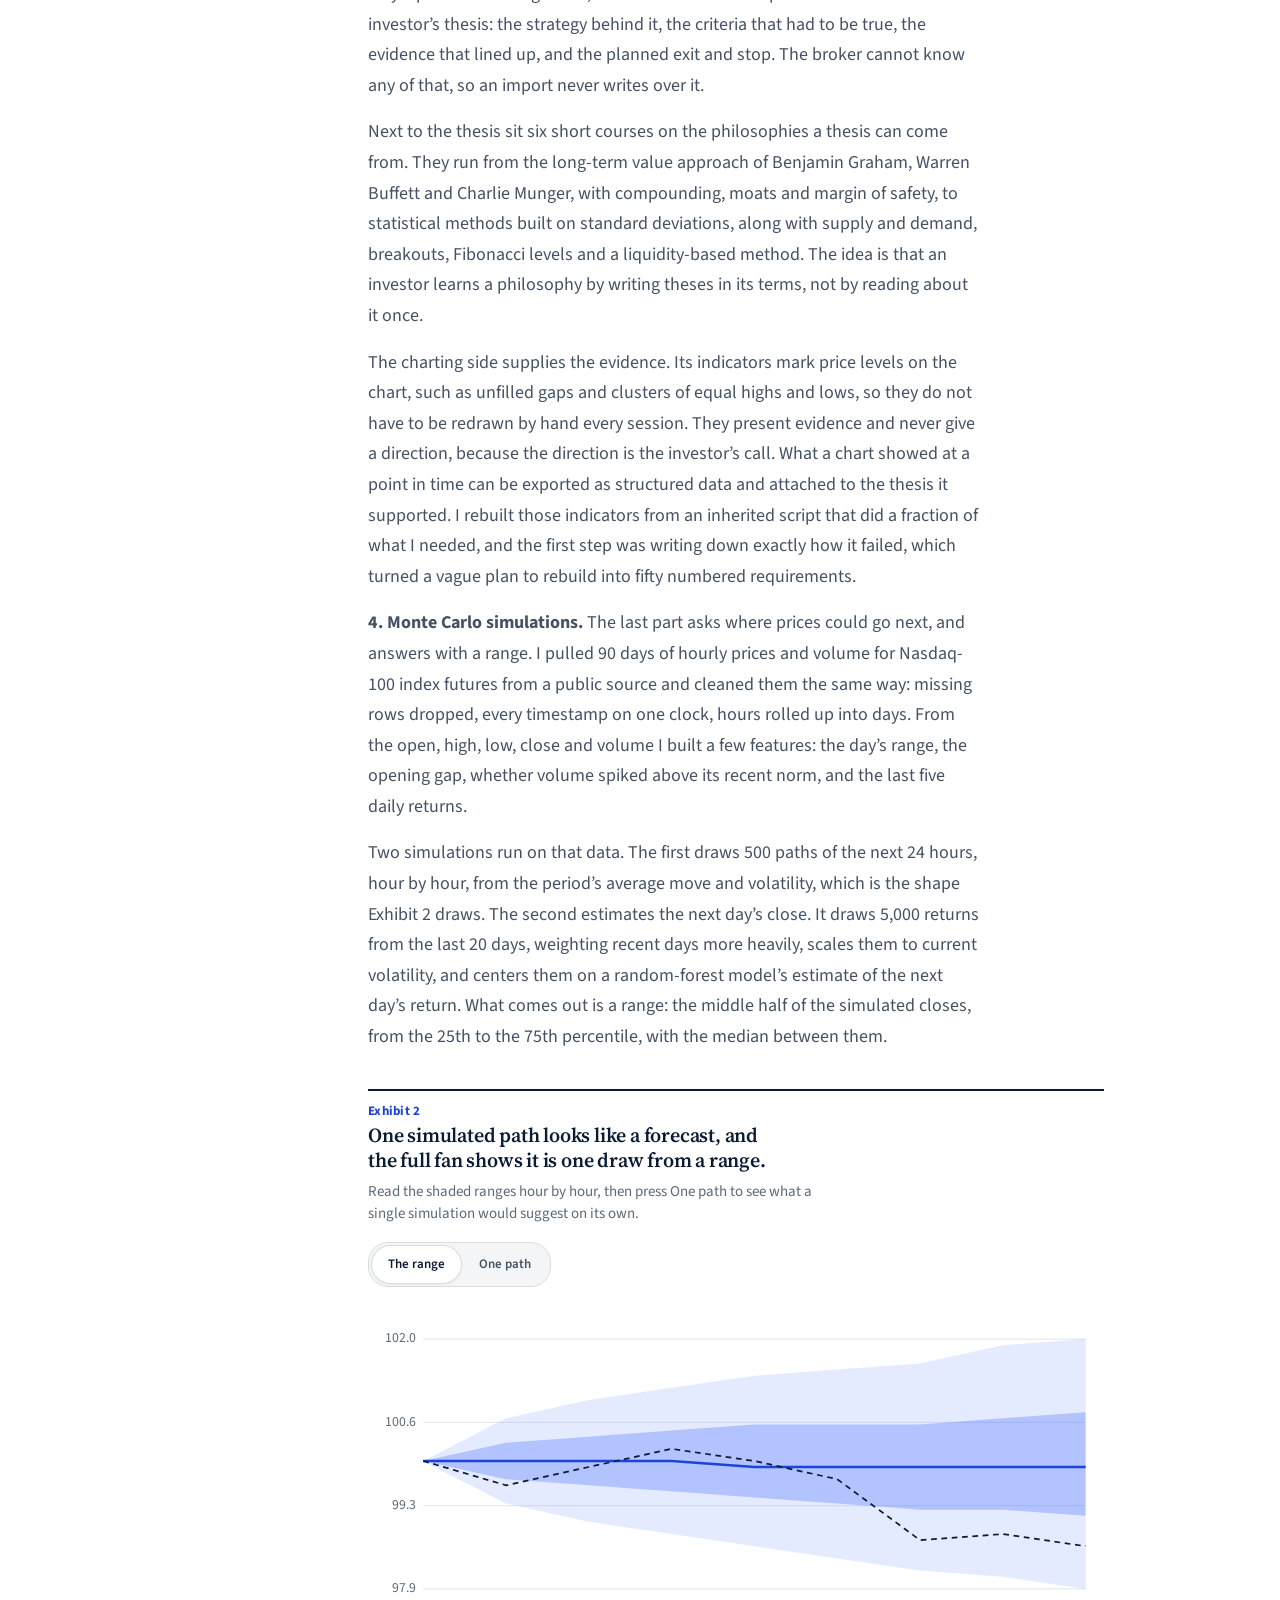
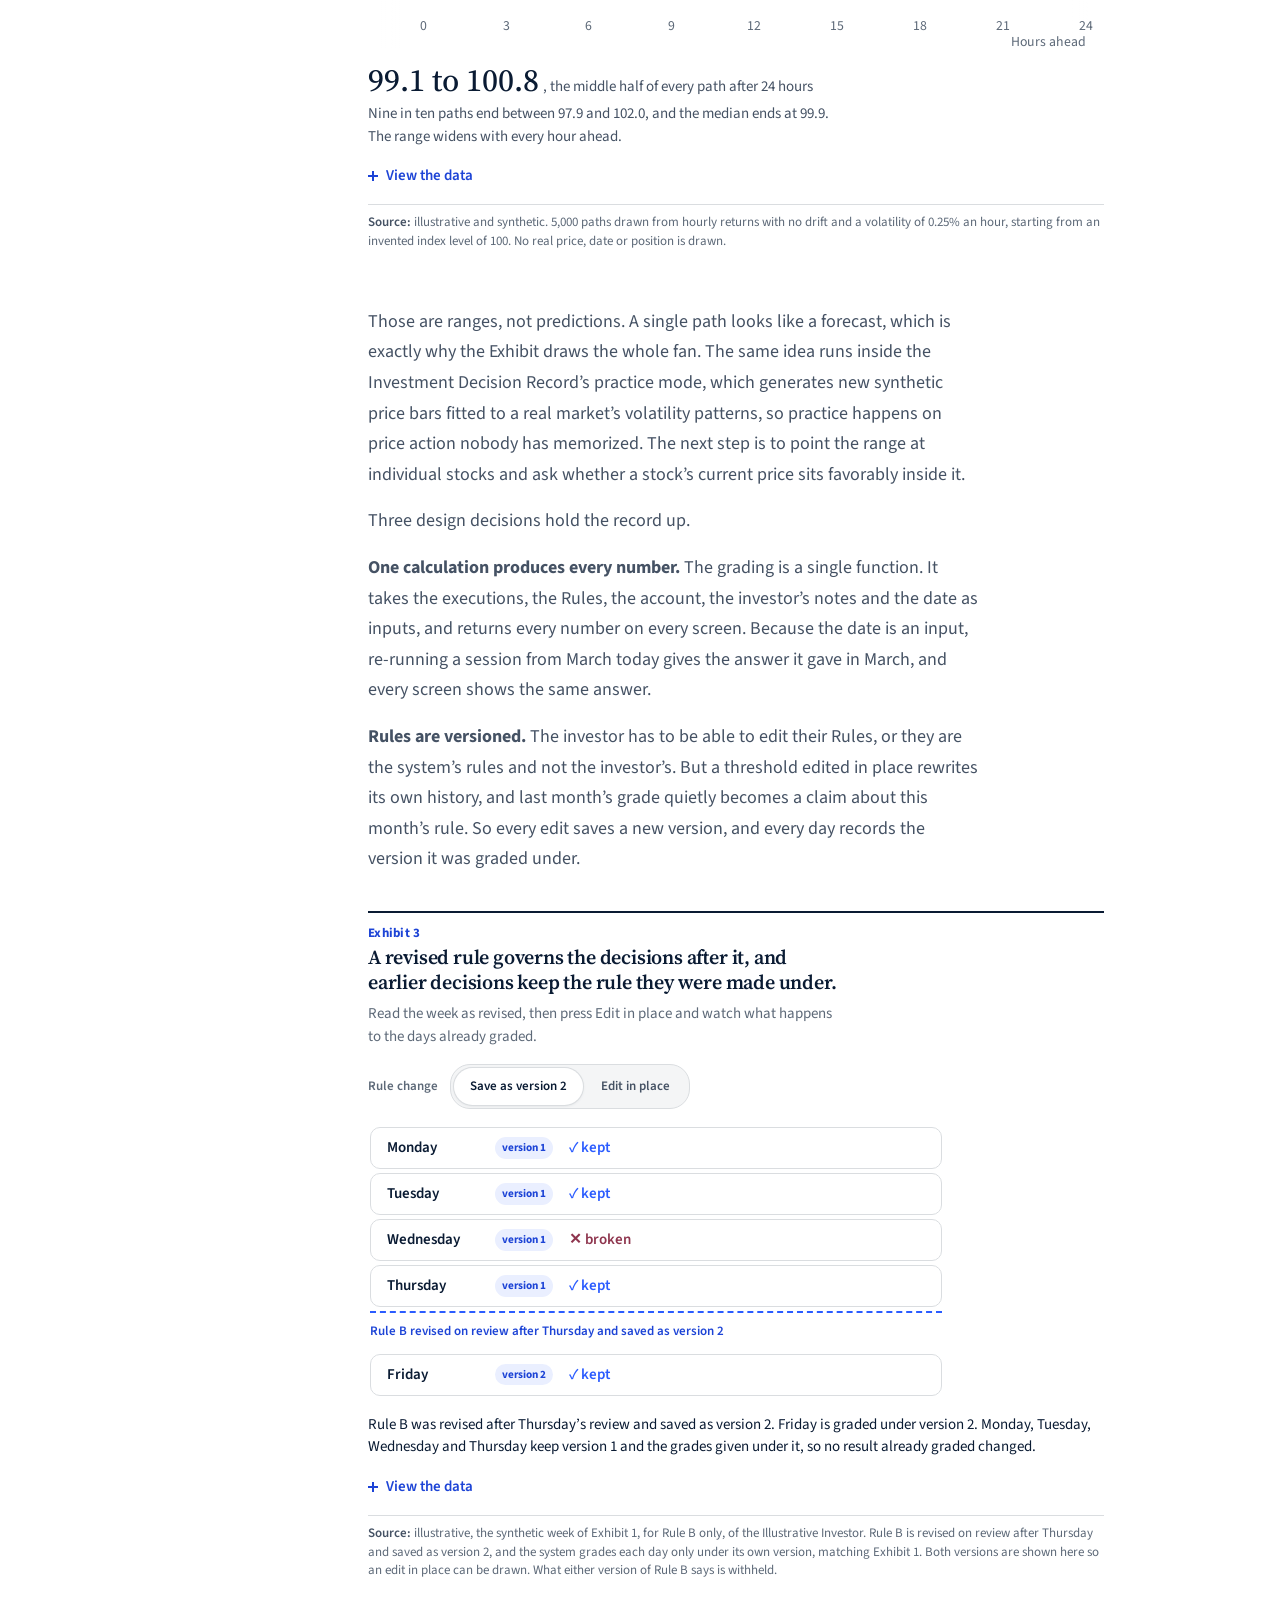
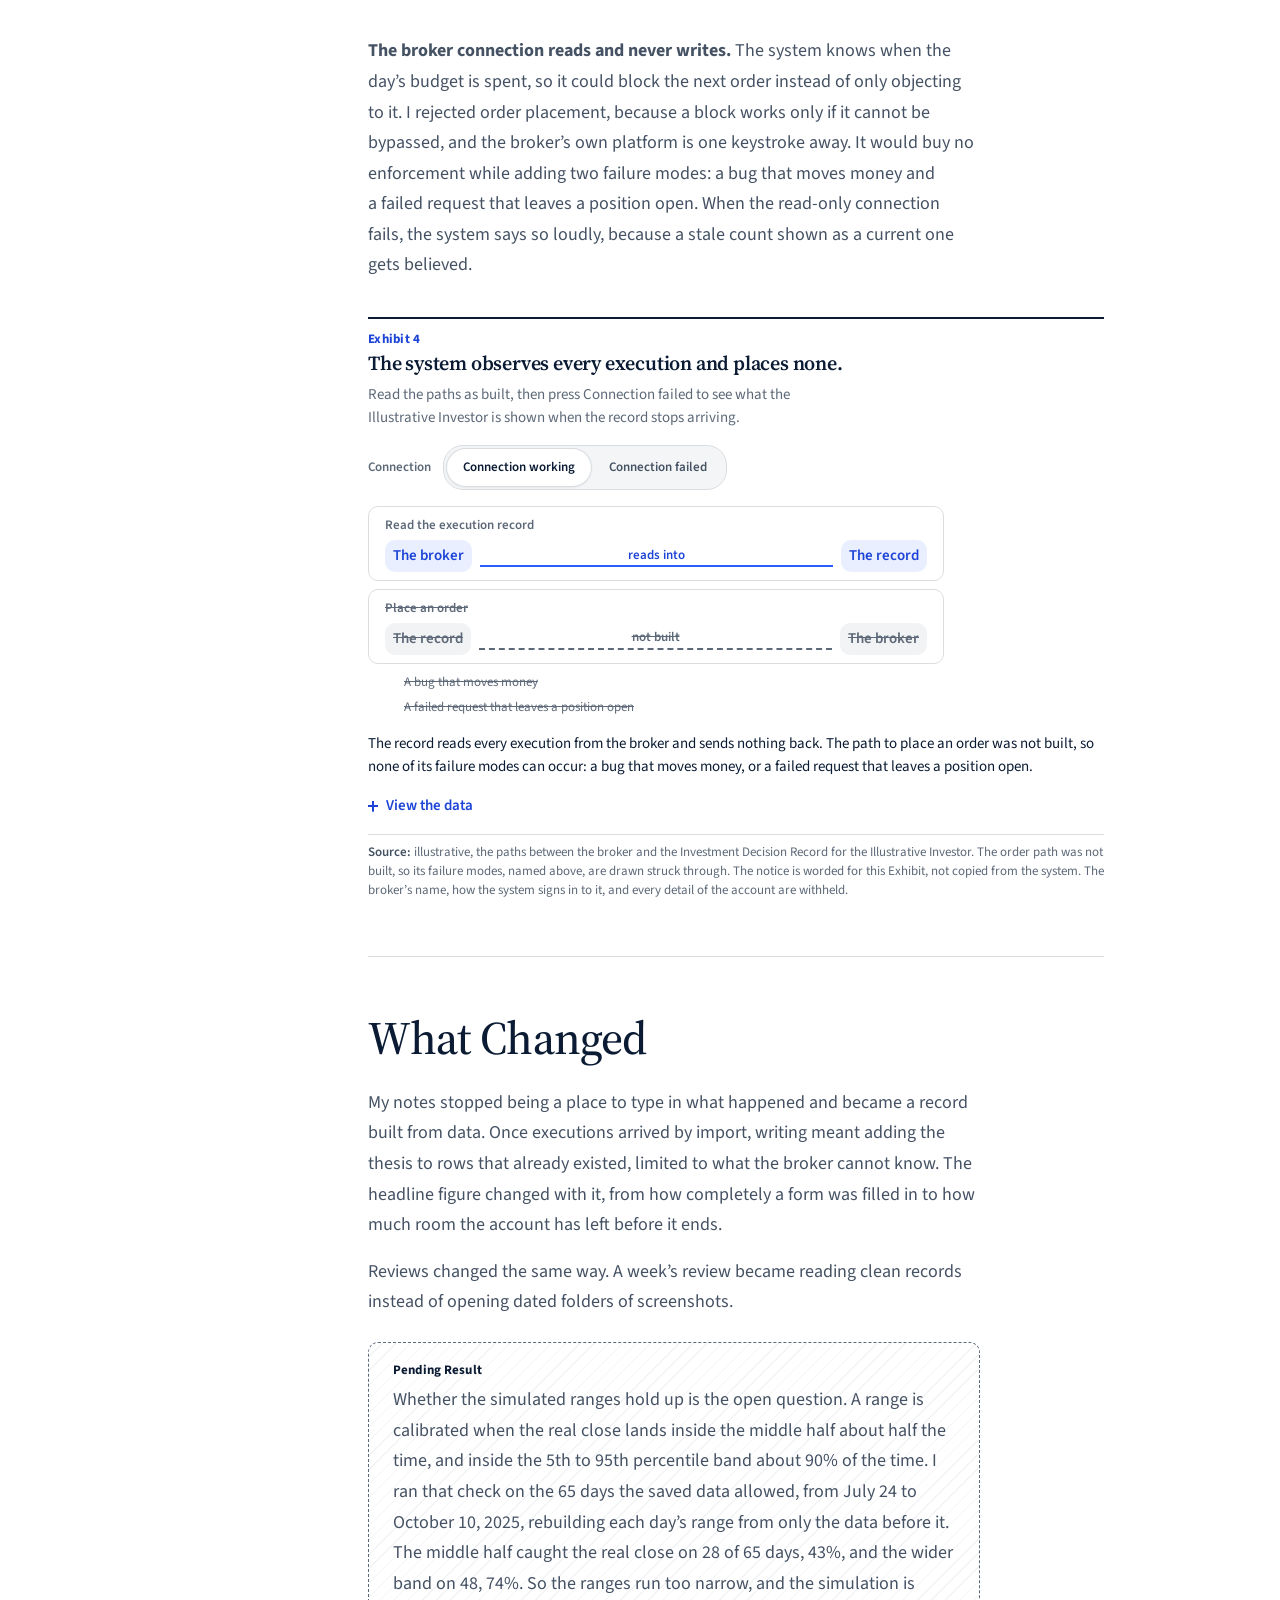
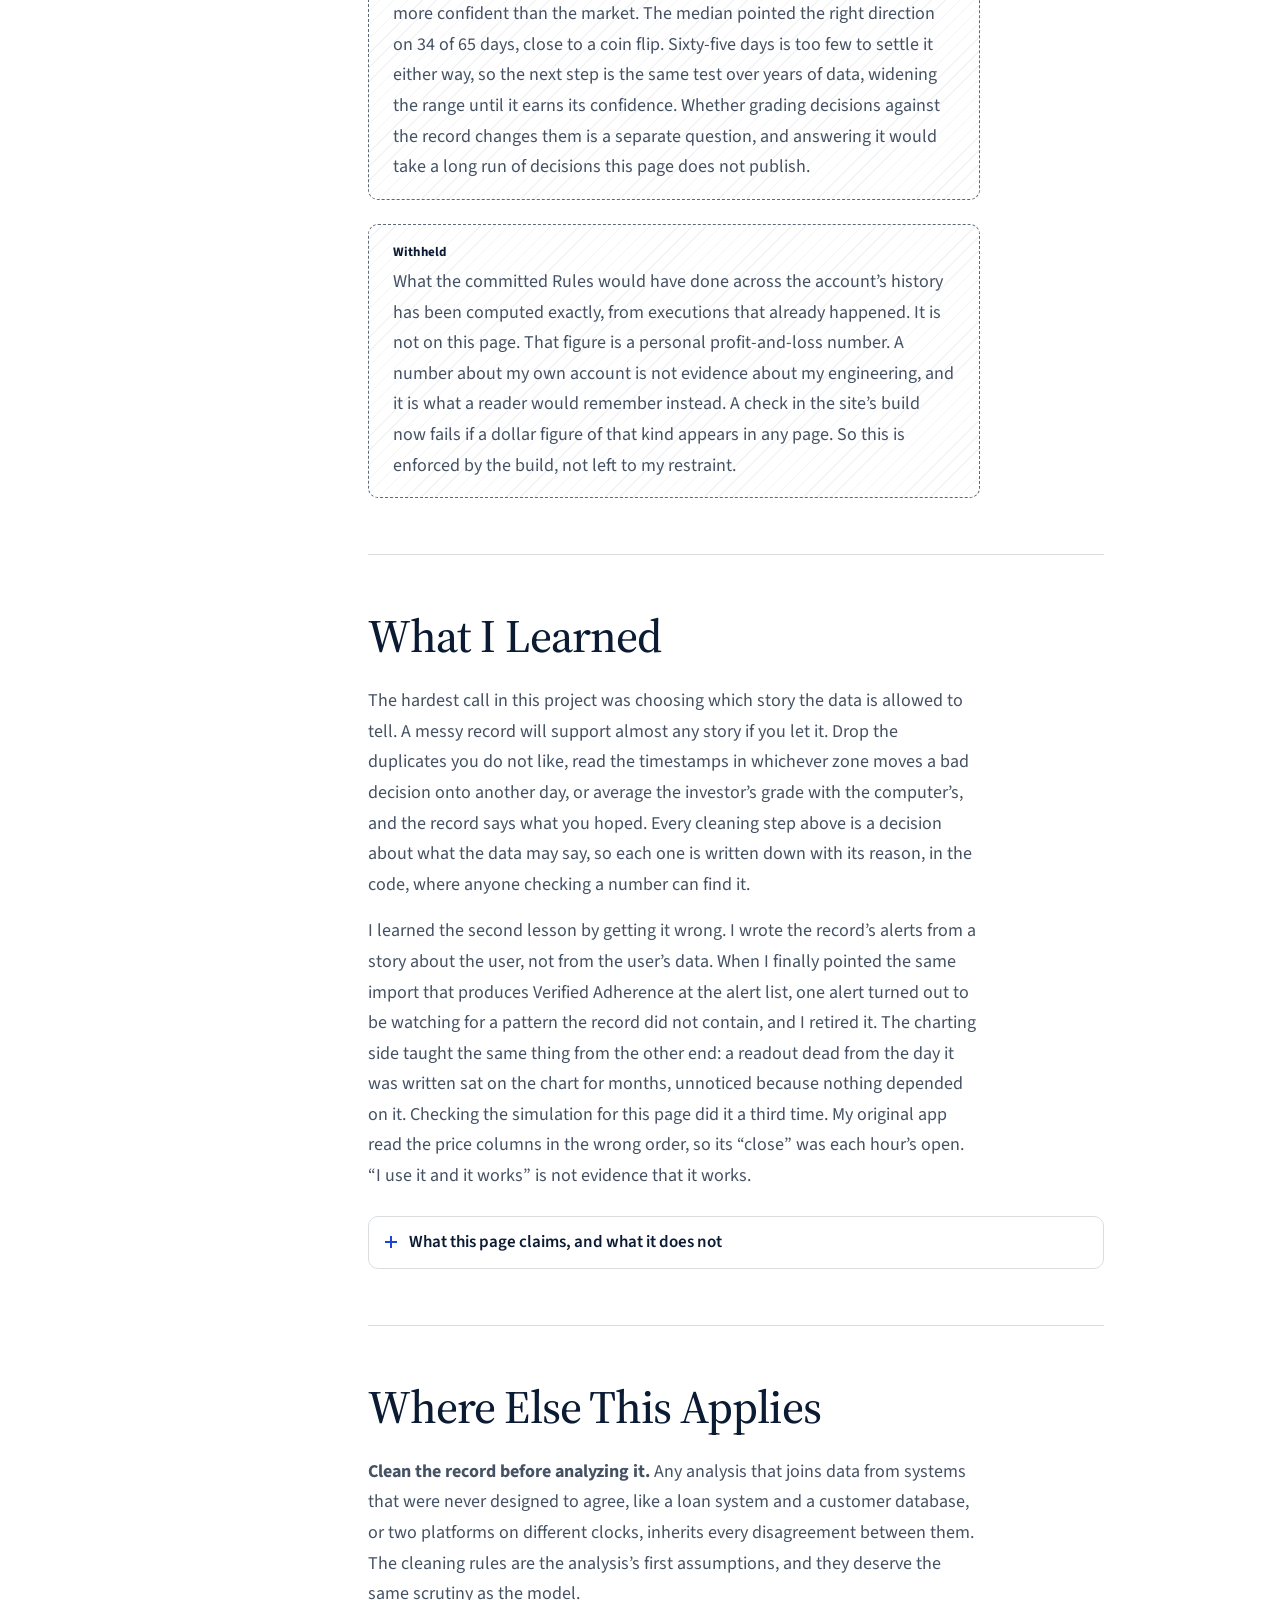
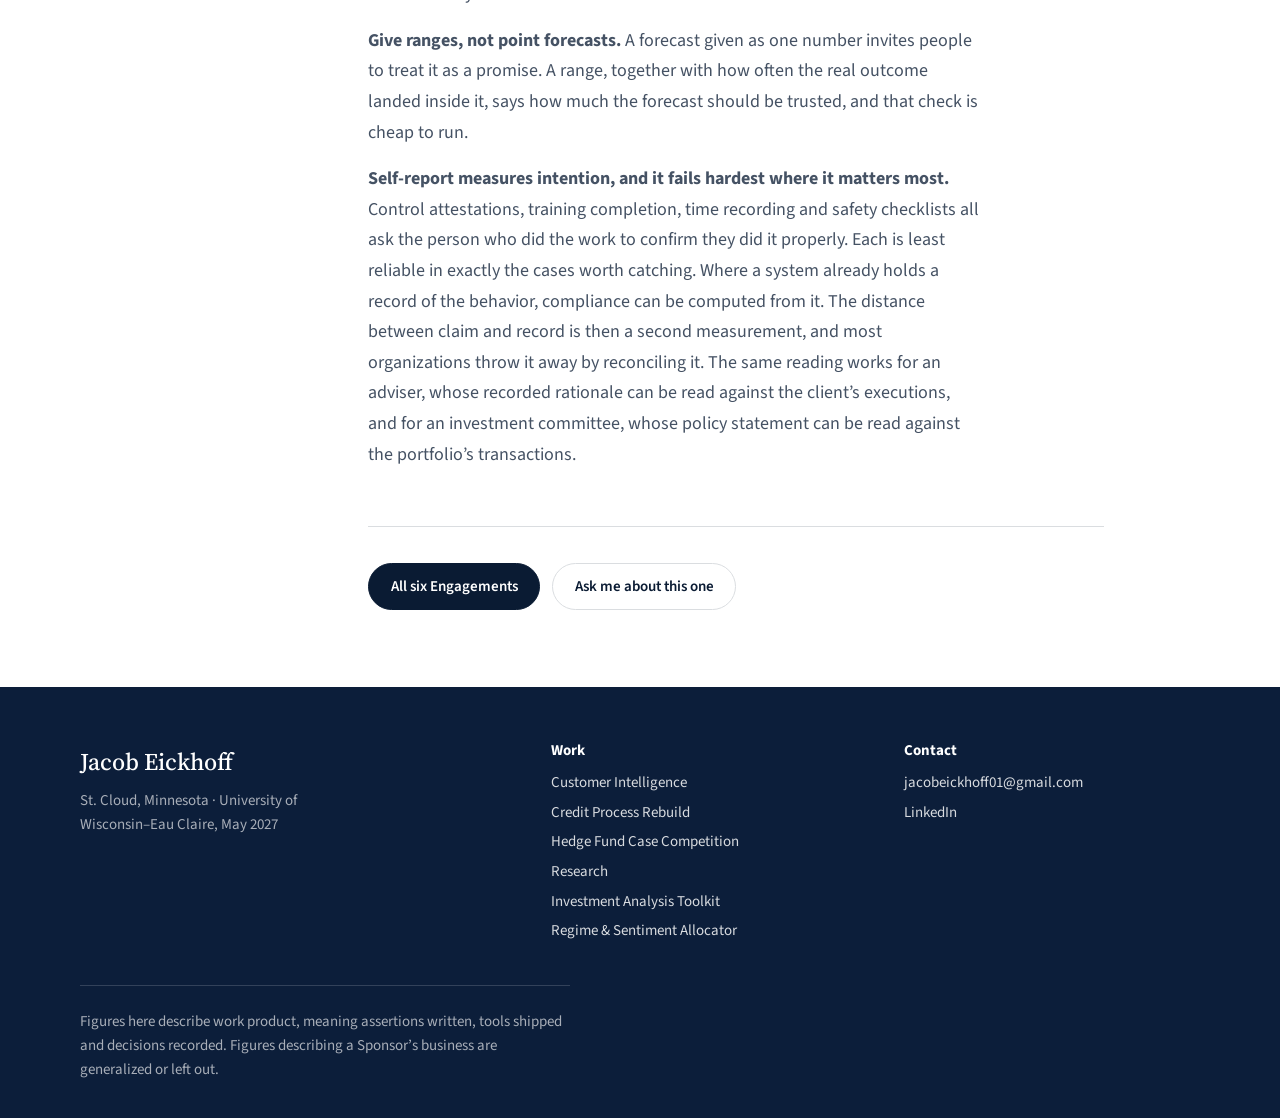
<file: work/investment-analysis-toolkit/index.html>
<!DOCTYPE html>
<html lang="en">
<head>
<meta charset="utf-8">
<meta name="viewport" content="width=device-width, initial-scale=1">
<title>Investment Analysis Toolkit — Engagement 05 — Jacob Eickhoff</title>
<meta name="description" content="An investment analysis toolkit that turns the messy data a real investor produces into a clean record: decisions graded against a plan written in advance, a place to state the thesis behind each position, and Monte Carlo ranges for where an index future could close next, published with no figure from the account.">
<!-- ABOVE THE STYLESHEETS, AND NOT DEFERRED. Both halves matter.
     Not deferred: this script turns the hiding rules on and has to do that before first paint.
     Above them: a classic <script src> cannot execute until every stylesheet BEFORE it has
     loaded, because it might ask for a computed style - so below the Google Fonts link, a slow
     or unreachable CDN blocks this script, which blocks the parser, and the reader gets a blank
     page until a third party answers. Here, the page renders immediately in the fallback face
     and the webfont swaps in when it arrives. See the header of motion.js. -->
<script src="/assets/js/motion.js"></script>
<!-- Deferred: it draws each Exhibit from its data table once the page has parsed, and the page is
     complete without it. Above the stylesheets for the reason given for motion.js. -->
<script src="/assets/js/exhibit.js" defer></script>
<link rel="preconnect" href="https://fonts.googleapis.com">
<link rel="preconnect" href="https://fonts.gstatic.com" crossorigin>
<link rel="stylesheet" href="https://fonts.googleapis.com/css2?family=Source+Serif+4:ital,opsz,wght@0,8..60,400;0,8..60,500;0,8..60,600;1,8..60,500;1,8..60,600&amp;family=Source+Sans+3:wght@400;600;700&amp;display=swap">
<link rel="stylesheet" href="/assets/css/site.css">
<link rel="icon" href="/assets/img/favicon.svg" type="image/svg+xml">
</head>
<body>
<!-- chrome:nav -->
  <a class="skip-link" href="#main">Skip to content</a>
  <header class="site-header">
    <div class="wrap site-header__inner">
      <a class="brand" href="/">Jacob Eickhoff</a>
      <nav class="nav" aria-label="Primary">
        <ul class="nav__list">
          <li><a class="nav__link is-current" href="/work/" aria-current="true">Work</a></li>
          <li><a class="nav__link" href="/research/">Research</a></li>
          <li><a class="nav__link" href="/about/">About</a></li>
          <li><a class="nav__link" href="/resume/">Resume</a></li>
          <li><a class="nav__link nav__cta" href="/contact/">Get in touch</a></li>
        </ul>
      </nav>
    </div>
  </header>
<!-- /chrome:nav -->

<main id="main">
  <section class="case-head">
    <div class="wrap">
      <nav class="crumb" aria-label="Breadcrumb">
        <a class="crumb__link" href="/work/">The work</a>
        <span class="crumb__sep" aria-hidden="true">&rsaquo;</span>
        <span class="crumb__here">Engagement 05</span>
      </nav>
      <h1 class="case-head__title">Turning a messy investment record into data that tells <em>the
        right story</em></h1>
      <p class="case-head__lede">The investment analysis toolkit: two tools I designed and built to
        test how well I could bring data handling and financial analysis together. The
        <strong>Investment Decision Record</strong> cleans the messy data a real investor produces
        and grades each decision against a plan written in advance. The <strong>Thesis
        Builder</strong> is where the reason for a position gets written down, next to short courses
        on the investing philosophies those reasons come from. A set of Monte Carlo simulations turns
        price and volume history into a range for where an index future could close next.</p>
      <dl class="case-meta">
        <div><dt>Sponsor</dt><dd>Self-directed &middot; product design and architecture</dd></div>
        <div><dt>Status</dt><dd>Built &middot; simulation ranges checked, and too narrow</dd></div>
        <div><dt>Governing constraint</dt><dd>Methodology Silence</dd></div>
        <div><dt>Reading time</dt><dd>13 minutes</dd></div>
      </dl>
      <p class="case-head__status"><span class="case-head__flag">Design, not dollars</span> The
        record behind this toolkit is my own. No dollar figure, account balance, return or
        behavioral finding from it appears here. The method stays private too: the real Rules, their
        thresholds and their definitions are withheld, which is what Methodology Silence means on
        this page. Every Exhibit uses the Illustrative Investor, an invented investor with a
        synthetic account over a synthetic period, whose Rules A to D stand in for the real ones.
        The counts below describe the data I handled, not how the account did.</p>
    </div>
  </section>

  <section class="stats stats--row" aria-labelledby="stats-heading">
    <div class="wrap">
      <h2 class="eyebrow" id="stats-heading">What this Engagement produced</h2>
      <ul class="stats__list">
        <li class="stat reveal">
          <p class="stat__figure">
            <span class="stat__value" data-stat-final="231">231</span>
            <span class="stat__unit">executions cleaned</span>
          </p>
          <span class="stat__label">Read from the broker&rsquo;s own export across 37 market
            sessions, then rebuilt, de-duplicated and graded.</span>
        </li>
        <li class="stat reveal">
          <p class="stat__figure">
            <span class="stat__value" data-stat-final="5">5</span>
            <span class="stat__unit">broker export formats</span>
          </p>
          <span class="stat__label">Read without a separate parser for each, by matching their
            column headers to one set of fields.</span>
        </li>
        <li class="stat reveal">
          <p class="stat__figure">
            <span class="stat__value" data-stat-final="5,000">5,000</span>
            <span class="stat__unit">simulated closes per range</span>
          </p>
          <span class="stat__label">Behind each next-day range for an index future, reported as a
            range and never as a single price.</span>
        </li>
      </ul>
    </div>
  </section>

  <div class="case-body">
    <div class="wrap case-body__grid">
      <nav class="toc" aria-label="The Spine" data-spine-toc>
        <p class="toc__title">The Spine</p>
        <ol class="toc__list">
          <li><a class="toc__link" href="#the-situation">The Situation</a></li>
          <li><a class="toc__link" href="#what-i-did">What I Did</a></li>
          <li><a class="toc__link" href="#what-changed">What Changed</a></li>
          <li><a class="toc__link" href="#what-i-learned">What I Learned</a></li>
          <li><a class="toc__link" href="#where-else-this-applies">Where Else This Applies</a></li>
        </ol>
      </nav>
      <div class="case-body__prose">

          <p class="case-body__tools">
            <button class="expand-all" type="button" data-expand-all hidden>Expand all sections</button>
          </p>

          <section class="spine" id="the-situation">
            <h2 class="spine__title">The Situation</h2>
            <p>I built this toolkit to test how well I could bring data handling and financial
              analysis together. The test case was a single futures account, my own, because it
              produced exactly the kind of messy data real investors produce.</p>
            <p>That data came from four places that never agreed with each other. Some brokers
              export one row per completed position and others one row per fill, so a single
              decision can arrive as three partial fills. The charting platform and the broker keep
              different clocks, and some timestamps carry a timezone while others do not. Contract
              names change every quarter, so the same index future shows up under a new code every
              few months. And the reasoning behind each decision was scattered across hand-written
              notes, a notes app and folders of chart screenshots.</p>
            <p>None of those sources is wrong on its own. Put together without cleaning, they tell
              the wrong story. A duplicate row doubles a loss, a timestamp read in the wrong zone
              moves a decision onto the wrong day, and a plan graded from memory says the plan was
              followed. The point of the project was to get the data into a shape where it tells the
              correct story, including when that story is unflattering.</p>
          </section>

          <section class="spine" id="what-i-did">
            <h2 class="spine__title">What I Did</h2>
            <p>The work had four parts: cleaning the raw record, grading the plan against it,
              building a place to state the thesis behind each position, and simulating where prices
              could go next.</p>

            <p><strong>1. Cleaning the raw record.</strong> Every import runs the same steps before
              anything is graded:</p>
            <ul class="spine__list">
              <li>Match the columns. Each broker names its columns differently (&ldquo;B/S&rdquo;,
                &ldquo;Buy/Sell&rdquo;, &ldquo;Side&rdquo;), so headers are matched to one fixed set
                of fields instead of writing a parser per broker. That covers five export formats,
                and a manual column map handles anything the matching misses.</li>
              <li>Rebuild positions from fills. When an export lists single fills, opening and
                closing fills are paired first in, first out, so partial fills become one position
                with one entry, exit, size and fee.</li>
              <li>Put every timestamp on one clock. A timestamp with no timezone is read as the
                investor&rsquo;s local time, the clock they actually saw, and one with a timezone is
                read as an exact instant. The day a decision lands on decides which version of the
                Rules grades it, so this matters more than it looks.</li>
              <li>Normalize symbols and money. Contract codes reduce to one root, so MNQH5 and the
                platform&rsquo;s long contract IDs both become MNQ. Money cells lose their dollar
                signs and commas, and accounting parentheses read as negatives. Fees stay a separate
                field, because a fee the record hides is a cost the investor is told they never
                paid.</li>
              <li>Remove duplicates without deleting real data. The broker&rsquo;s own ID decides
                what is a repeat. Where an export has no ID, the fallback key adds a counter, because
                my real history held eight pairs of separate executions that were identical in every
                field, and a simple de-duplication would have deleted them without a word.</li>
              <li>Attach old notes to the right row. Notes written before the importer existed are
                matched to broker rows on date, symbol, direction and entry price within one tick.
                Time is left out, because a remembered time is unreliable. A missed match leaves two
                rows I can see and fix, while a wrong match quietly moves my reasoning onto a
                different decision, so the bar is set high on purpose.</li>
              <li>Skip bad rows, never the file. A malformed row is counted and set aside, so one
                broken line does not sink an otherwise good import.</li>
            </ul>
            <p>The result was 231 executions across 37 market sessions, each one a clean row the
              rest of the toolkit could rely on.</p>

            <p><strong>2. Grading the plan against the record.</strong> The investor writes their
              Rules down before a market session, each as a condition a computer can check.
              Afterwards, the Investment Decision Record checks every execution against them and
              marks each Rule kept or broken for the day. That is <strong>Verified
              Adherence</strong>, and nothing the investor types reaches it.</p>
            <p>I kept the investor&rsquo;s own grade instead of deleting it. <strong>Claimed
              Adherence</strong>, the investor&rsquo;s account of the same day, sits beside the
              computed figure, and the difference is shown for review instead of reconciled away.
              The record knows what happened but never why. The investor knows why, and has every
              reason to be generous. The gap shows where belief has drifted from behavior, and
              averaging the two into one score is the one step that hides it.</p>
            <figure class="exhibit" id="exhibit-recorded-reported-adherence" data-exhibit="adherence-gap"
                    data-provenance="illustrative">
              <div class="exhibit__head">
                <h3 class="exhibit__title"><span class="exhibit__label">Exhibit 1</span> Averaging what
                  was done with what was reported erases the signal worth reviewing.</h3>
                <p class="exhibit__instruction">Read each Rule across the week, the record beside the
                  report, then press Report one combined score.</p>
              </div>
              <div class="exhibit__stage" data-stage></div>
              <details class="exhibit__data">
                <summary class="exhibit__data-toggle">View the data</summary>
                <div class="exhibit__table">
                  <table>
                    <caption>A synthetic week of the Illustrative Investor, each Rule graded for each
                      day from the broker&rsquo;s record and as reported in review</caption>
                    <thead>
                      <tr><th scope="col">Day</th><th scope="col">Rule</th><th scope="col">Verified
                        Adherence</th><th scope="col">Claimed Adherence</th></tr>
                    </thead>
                    <tbody>
                      <tr><th scope="row">Monday</th><td>Rule A, position size</td><td>Kept</td><td>Broken</td></tr>
                      <tr><th scope="row">Monday</th><td>Rule B, entries</td><td>Kept</td><td>Kept</td></tr>
                      <tr><th scope="row">Monday</th><td>Rule C, exits</td><td>Kept</td><td>Kept</td></tr>
                      <tr><th scope="row">Monday</th><td>Rule D, when to stop</td><td>Kept</td><td>Kept</td></tr>
                      <tr><th scope="row">Tuesday</th><td>Rule A, position size</td><td>Kept</td><td>Kept</td></tr>
                      <tr><th scope="row">Tuesday</th><td>Rule B, entries</td><td>Kept</td><td>Kept</td></tr>
                      <tr><th scope="row">Tuesday</th><td>Rule C, exits</td><td>Broken</td><td>Kept</td></tr>
                      <tr><th scope="row">Tuesday</th><td>Rule D, when to stop</td><td>Kept</td><td>Kept</td></tr>
                      <tr><th scope="row">Wednesday</th><td>Rule A, position size</td><td>Kept</td><td>Kept</td></tr>
                      <tr><th scope="row">Wednesday</th><td>Rule B, entries</td><td>Broken</td><td>Broken</td></tr>
                      <tr><th scope="row">Wednesday</th><td>Rule C, exits</td><td>Kept</td><td>Kept</td></tr>
                      <tr><th scope="row">Wednesday</th><td>Rule D, when to stop</td><td>Kept</td><td>Kept</td></tr>
                      <tr><th scope="row">Thursday</th><td>Rule A, position size</td><td>Kept</td><td>Kept</td></tr>
                      <tr><th scope="row">Thursday</th><td>Rule B, entries</td><td>Kept</td><td>Kept</td></tr>
                      <tr><th scope="row">Thursday</th><td>Rule C, exits</td><td>Broken</td><td>Kept</td></tr>
                      <tr><th scope="row">Thursday</th><td>Rule D, when to stop</td><td>Kept</td><td>Kept</td></tr>
                      <tr><th scope="row">Friday</th><td>Rule A, position size</td><td>Kept</td><td>Kept</td></tr>
                      <tr><th scope="row">Friday</th><td>Rule B, entries</td><td>Kept</td><td>Kept</td></tr>
                      <tr><th scope="row">Friday</th><td>Rule C, exits</td><td>Kept</td><td>Kept</td></tr>
                      <tr><th scope="row">Friday</th><td>Rule D, when to stop</td><td>Broken</td><td>Kept</td></tr>
                    </tbody>
                  </table>
                </div>
              </details>
              <figcaption class="exhibit__source"><b>Source:</b> illustrative, a synthetic week of the
                Illustrative Investor. Each Rule on each day is graded from the broker&rsquo;s record
                (Verified Adherence) and by the investor in review (Claimed Adherence). Kept or broken
                is a simplification for this Exhibit, and the combined score is the plain average of
                both counts.</figcaption>
            </figure>

            <p><strong>3. The Thesis Builder.</strong> This started as a rule book and became a place
              to state why a position is being taken, before it is taken. Each position carries the
              investor&rsquo;s thesis: the strategy behind it, the criteria that had to be true, the
              evidence that lined up, and the planned exit and stop. The broker cannot know any of
              that, so an import never writes over it.</p>
            <p>Next to the thesis sit six short courses on the philosophies a thesis can come from.
              They run from the long-term value approach of Benjamin Graham, Warren Buffett and
              Charlie Munger, with compounding, moats and margin of safety, to statistical methods
              built on standard deviations, along with supply and demand, breakouts, Fibonacci levels
              and a liquidity-based method. The idea is that an investor learns a philosophy by
              writing theses in its terms, not by reading about it once.</p>
            <p>The charting side supplies the evidence. Its indicators mark price levels on the
              chart, such as unfilled gaps and clusters of equal highs and lows, so they do not have
              to be redrawn by hand every session. They present evidence and never give a direction,
              because the direction is the investor&rsquo;s call. What a chart showed at a point in
              time can be exported as structured data and attached to the thesis it supported. I
              rebuilt those indicators from an inherited script that did a fraction of what I needed,
              and the first step was writing down exactly how it failed, which turned a vague plan to
              rebuild into fifty numbered requirements.</p>

            <p><strong>4. Monte Carlo simulations.</strong> The last part asks where prices could go
              next, and answers with a range. I pulled 90 days of hourly prices and volume for
              Nasdaq-100 index futures from a public source and cleaned them the same way: missing
              rows dropped, every timestamp on one clock, hours rolled up into days. From the open,
              high, low, close and volume I built a few features: the day&rsquo;s range, the opening
              gap, whether volume spiked above its recent norm, and the last five daily returns.</p>
            <p>Two simulations run on that data. The first draws 500 paths of the next 24 hours,
              hour by hour, from the period&rsquo;s average move and volatility, which is the shape
              Exhibit 2 draws. The second estimates the next day&rsquo;s close. It draws 5,000 returns
              from the last 20 days, weighting recent days more heavily, scales them to current
              volatility, and centers them on a random-forest model&rsquo;s estimate of the next
              day&rsquo;s return. What comes out is a range: the middle half of the simulated closes,
              from the 25th to the 75th percentile, with the median between them.</p>
            <figure class="exhibit" id="exhibit-simulated-price-range" data-exhibit="fan-range"
                    data-provenance="illustrative">
              <div class="exhibit__head">
                <h3 class="exhibit__title"><span class="exhibit__label">Exhibit 2</span> One simulated
                  path looks like a forecast, and the full fan shows it is one draw from a range.</h3>
                <p class="exhibit__instruction">Read the shaded ranges hour by hour, then press One
                  path to see what a single simulation would suggest on its own.</p>
              </div>
              <div class="exhibit__stage" data-stage></div>
              <details class="exhibit__data">
                <summary class="exhibit__data-toggle">View the data</summary>
                <div class="exhibit__table">
                  <table>
                    <caption>5,000 synthetic paths of an invented index over the next 24 hours,
                      starting at 100: the simulated level at each percentile every three hours, and
                      one path on its own</caption>
                    <thead>
                      <tr><th scope="col">Hour</th><th scope="col">One path</th><th scope="col">5th
                        percentile</th><th scope="col">25th percentile</th><th
                        scope="col">Median</th><th scope="col">75th percentile</th><th scope="col">95th
                        percentile</th></tr>
                    </thead>
                    <tbody>
                      <tr><th scope="row">0</th><td>100.0</td><td>100.0</td><td>100.0</td><td>100.0</td><td>100.0</td><td>100.0</td></tr>
                      <tr><th scope="row">3</th><td>99.6</td><td>99.3</td><td>99.7</td><td>100.0</td><td>100.3</td><td>100.7</td></tr>
                      <tr><th scope="row">6</th><td>99.9</td><td>99.0</td><td>99.6</td><td>100.0</td><td>100.4</td><td>101.0</td></tr>
                      <tr><th scope="row">9</th><td>100.2</td><td>98.8</td><td>99.5</td><td>100.0</td><td>100.5</td><td>101.2</td></tr>
                      <tr><th scope="row">12</th><td>100.0</td><td>98.6</td><td>99.4</td><td>99.9</td><td>100.6</td><td>101.4</td></tr>
                      <tr><th scope="row">15</th><td>99.7</td><td>98.4</td><td>99.3</td><td>99.9</td><td>100.6</td><td>101.5</td></tr>
                      <tr><th scope="row">18</th><td>98.7</td><td>98.2</td><td>99.2</td><td>99.9</td><td>100.6</td><td>101.6</td></tr>
                      <tr><th scope="row">21</th><td>98.8</td><td>98.1</td><td>99.2</td><td>99.9</td><td>100.7</td><td>101.9</td></tr>
                      <tr><th scope="row">24</th><td>98.6</td><td>97.9</td><td>99.1</td><td>99.9</td><td>100.8</td><td>102.0</td></tr>
                    </tbody>
                  </table>
                </div>
              </details>
              <figcaption class="exhibit__source"><b>Source:</b> illustrative and synthetic. 5,000
                paths drawn from hourly returns with no drift and a volatility of 0.25% an hour,
                starting from an invented index level of 100. No real price, date or position is
                drawn.</figcaption>
            </figure>
            <p>Those are ranges, not predictions. A single path looks like a forecast, which is
              exactly why the Exhibit draws the whole fan. The same idea runs inside the Investment
              Decision Record&rsquo;s practice mode, which generates new synthetic price bars fitted
              to a real market&rsquo;s volatility patterns, so practice happens on price action
              nobody has memorized. The next step is to point the range at individual stocks and ask
              whether a stock&rsquo;s current price sits favorably inside it.</p>

            <p>Three design decisions hold the record up.</p>
            <p><strong>One calculation produces every number.</strong> The grading is a single
              function. It takes the executions, the Rules, the account, the investor&rsquo;s notes
              and the date as inputs, and returns every number on every screen. Because the date
              is an input, re-running a session from March today gives the answer it gave in
              March, and every screen shows the same answer.</p>
            <p><strong>Rules are versioned.</strong> The investor has to be able to edit their
              Rules, or they are the system&rsquo;s rules and not the investor&rsquo;s. But a
              threshold edited in place rewrites its own history, and last month&rsquo;s grade
              quietly becomes a claim about this month&rsquo;s rule. So every edit saves a new
              version, and every day records the version it was graded under.</p>
            <figure class="exhibit" id="exhibit-versioned-investment-rules" data-exhibit="versioned-rules"
                    data-provenance="illustrative">
              <div class="exhibit__head">
                <h3 class="exhibit__title"><span class="exhibit__label">Exhibit 3</span> A revised rule
                  governs the decisions after it, and earlier decisions keep the rule they were made
                  under.</h3>
                <p class="exhibit__instruction">Read the week as revised, then press Edit in place and
                  watch what happens to the days already graded.</p>
              </div>
              <div class="exhibit__stage" data-stage></div>
              <details class="exhibit__data">
                <summary class="exhibit__data-toggle">View the data</summary>
                <div class="exhibit__table">
                  <table>
                    <caption>The synthetic week of Exhibit 1 for Rule B: the version each day was
                      recorded under, and the day graded under each version of the Rule</caption>
                    <thead>
                      <tr><th scope="col">Day</th><th scope="col">Rule</th><th scope="col">Recorded
                        under</th><th scope="col">Graded under version 1</th><th scope="col">Graded
                        under version 2</th></tr>
                    </thead>
                    <tbody>
                      <tr><th scope="row">Monday</th><td>Rule B, entries</td><td>Version 1</td><td>Kept</td><td>Kept</td></tr>
                      <tr><th scope="row">Tuesday</th><td>Rule B, entries</td><td>Version 1</td><td>Kept</td><td>Broken</td></tr>
                      <tr><th scope="row">Wednesday</th><td>Rule B, entries</td><td>Version 1</td><td>Broken</td><td>Kept</td></tr>
                      <tr><th scope="row">Thursday</th><td>Rule B, entries</td><td>Version 1</td><td>Kept</td><td>Kept</td></tr>
                      <tr><th scope="row">Friday</th><td>Rule B, entries</td><td>Version 2</td><td>Broken</td><td>Kept</td></tr>
                    </tbody>
                  </table>
                </div>
              </details>
              <figcaption class="exhibit__source"><b>Source:</b> illustrative, the synthetic week of
                Exhibit 1, for Rule B only, of the Illustrative Investor. Rule B is revised on review
                after Thursday and saved as version 2, and the system grades each day only under its
                own version, matching Exhibit 1. Both versions are shown here so an edit in place can
                be drawn. What either version of Rule B says is withheld.</figcaption>
            </figure>
            <p><strong>The broker connection reads and never writes.</strong> The system knows
              when the day&rsquo;s budget is spent, so it could block the next order instead of
              only objecting to it. I rejected order placement, because a block works only if it
              cannot be bypassed, and the broker&rsquo;s own platform is one keystroke away. It
              would buy no enforcement while adding two failure modes: a bug that moves money
              and a failed request that leaves a position open. When the read-only connection
              fails, the system says so loudly, because a stale count shown as a current one gets
              believed.</p>
            <figure class="exhibit" id="exhibit-read-only-broker-integration" data-exhibit="broker-integration"
                    data-provenance="illustrative">
              <div class="exhibit__head">
                <h3 class="exhibit__title"><span class="exhibit__label">Exhibit 4</span> The system
                  observes every execution and places none.</h3>
                <p class="exhibit__instruction">Read the paths as built, then press Connection failed
                  to see what the Illustrative Investor is shown when the record stops arriving.</p>
              </div>
              <div class="exhibit__stage" data-stage></div>
              <details class="exhibit__data">
                <summary class="exhibit__data-toggle">View the data</summary>
                <div class="exhibit__table">
                  <table>
                    <caption>The paths between the broker and the Investment Decision Record for the
                      Illustrative Investor&rsquo;s account, whether each was built, and how each
                      fails</caption>
                    <thead>
                      <tr><th scope="col">Path</th><th scope="col">From</th><th scope="col">To</th><th
                        scope="col">Built</th><th scope="col">Failure mode</th></tr>
                    </thead>
                    <tbody>
                      <tr><th scope="row">Read the execution record</th><td>The broker</td><td>The record</td><td>Yes</td><td>The connection fails and the record goes stale</td></tr>
                      <tr><th scope="row">Place an order</th><td>The record</td><td>The broker</td><td>No</td><td>A bug that moves money</td></tr>
                      <tr><th scope="row">Place an order</th><td>The record</td><td>The broker</td><td>No</td><td>A failed request that leaves a position open</td></tr>
                    </tbody>
                  </table>
                </div>
              </details>
              <figcaption class="exhibit__source"><b>Source:</b> illustrative, the paths between the
                broker and the Investment Decision Record for the Illustrative Investor. The order
                path was not built, so its failure modes, named above, are drawn struck through. The
                notice is worded for this Exhibit, not copied from the system. The broker&rsquo;s
                name, how the system signs in to it, and every detail of the account are
                withheld.</figcaption>
            </figure>
          </section>

          <section class="spine" id="what-changed">
            <h2 class="spine__title">What Changed</h2>
            <p>My notes stopped being a place to type in what happened and became a record built
              from data. Once executions arrived by import, writing meant adding the thesis to rows
              that already existed, limited to what the broker cannot know. The headline figure
              changed with it, from how completely a form was filled in to how much room the account
              has left before it ends.</p>
            <p>Reviews changed the same way. A week&rsquo;s review became reading clean records
              instead of opening dated folders of screenshots.</p>
            <p class="pending-result">
              <span class="pending-result__flag">Pending Result</span>
              Whether the simulated ranges hold up is the open question. A range is calibrated when
              the real close lands inside the middle half about half the time, and inside the 5th to
              95th percentile band about 90% of the time. I ran that check on the 65 days the saved
              data allowed, from July 24 to October 10, 2025, rebuilding each day&rsquo;s range from
              only the data before it. The middle half caught the real close on 28 of 65 days, 43%,
              and the wider band on 48, 74%. So the ranges run too narrow, and the simulation is more
              confident than the market. The median pointed the right direction on 34 of 65 days,
              close to a coin flip. Sixty-five days is too few to settle it either way, so the next
              step is the same test over years of data, widening the range until it earns its
              confidence. Whether grading decisions against the record changes them is a separate
              question, and answering it would take a long run of decisions this page does not
              publish.
            </p>
            <p class="withheld-result">
              <span class="withheld-result__flag">Withheld</span>
              What the committed Rules would have done across the account&rsquo;s history has been
              computed exactly, from executions that already happened. It is not on this page. That
              figure is a personal profit-and-loss number. A number about my own account is not
              evidence about my engineering, and it is what a reader would remember instead. A check
              in the site&rsquo;s build now fails if a dollar figure of that kind appears in any page.
              So this is enforced by the build, not left to my restraint.
            </p>
          </section>

          <section class="spine" id="what-i-learned">
            <h2 class="spine__title">What I Learned</h2>
            <p>The hardest call in this project was choosing which story the data is allowed to
              tell. A messy record will support almost any story if you let it. Drop the duplicates
              you do not like, read the timestamps in whichever zone moves a bad decision onto
              another day, or average the investor&rsquo;s grade with the computer&rsquo;s, and the
              record says what you hoped. Every cleaning step above is a decision about what the data
              may say, so each one is written down with its reason, in the code, where anyone
              checking a number can find it.</p>
            <p>I learned the second lesson by getting it wrong. I wrote the record&rsquo;s alerts
              from a story about the user, not from the user&rsquo;s data. When I finally pointed the
              same import that produces Verified Adherence at the alert list, one alert turned out to
              be watching for a pattern the record did not contain, and I retired it. The charting
              side taught the same thing from the other end: a readout dead from the day it was
              written sat on the chart for months, unnoticed because nothing depended on it. Checking
              the simulation for this page did it a third time. My original app read the price
              columns in the wrong order, so its &ldquo;close&rdquo; was each hour&rsquo;s open.
              &ldquo;I use it and it works&rdquo; is not evidence that it works.</p>
            <details class="disclosure">
              <summary class="disclosure__summary">What this page claims, and what it does
                not</summary>
              <div class="disclosure__body">
                <p>Nothing here should be read as a claim that the toolkit made anyone a better
                  investor. Returns are out of scope, and the Withheld note above says why.</p>
                <p>What the page claims is narrower and checkable. The grade comes from a record the
                  investor does not write. The calculation gives the same answer on old data. The
                  simulated ranges were checked against what happened, on a sample too small to
                  settle it. And the decisions behind the build were written down with their
                  alternatives at the time, not reconstructed afterwards for a write-up.</p>
              </div>
            </details>
          </section>

          <section class="spine" id="where-else-this-applies">
            <h2 class="spine__title">Where Else This Applies</h2>
            <p><strong>Clean the record before analyzing it.</strong> Any analysis that joins data
              from systems that were never designed to agree, like a loan system and a customer
              database, or two platforms on different clocks, inherits every disagreement between
              them. The cleaning rules are the analysis&rsquo;s first assumptions, and they deserve
              the same scrutiny as the model.</p>
            <p><strong>Give ranges, not point forecasts.</strong> A forecast given as one number
              invites people to treat it as a promise. A range, together with how often the real
              outcome landed inside it, says how much the forecast should be trusted, and that check
              is cheap to run.</p>
            <p><strong>Self-report measures intention, and it fails hardest where it matters
              most.</strong> Control attestations, training completion, time recording and
              safety checklists all ask the person who did the work to confirm they did it
              properly. Each is least reliable in exactly the cases worth catching. Where a system
              already holds a record of the behavior, compliance can be computed from it. The
              distance between claim and record is then a second measurement, and most
              organizations throw it away by reconciling it. The same reading works for an adviser,
              whose recorded rationale can be read against the client&rsquo;s executions, and for an
              investment committee, whose policy statement can be read against the
              portfolio&rsquo;s transactions.</p>
          </section>

          <p class="case-foot">
            <a class="btn btn--solid" href="/work/">All six Engagements</a>
            <a class="btn btn--outline" href="mailto:jacobeickhoff01@gmail.com">Ask me about this one</a>
          </p>

      </div>
    </div>
  </div>

</main>

<!-- chrome:footer -->
  <footer class="site-footer">
    <div class="wrap site-footer__inner">
      <div class="site-footer__identity">
        <p class="site-footer__name">Jacob Eickhoff</p>
        <p class="site-footer__where">St. Cloud, Minnesota &middot; University of Wisconsin&ndash;Eau Claire, May 2027</p>
      </div>
      <div class="site-footer__group">
        <h2 class="site-footer__heading">Work</h2>
        <ul class="site-footer__list">
          <li><a href="/work/customer-intelligence/">Customer Intelligence</a></li>
          <li><a href="/work/credit-process-rebuild/">Credit Process Rebuild</a></li>
          <li><a href="/work/the-competition/">Hedge Fund Case Competition</a></li>
          <li><a href="/work/the-research/">Research</a></li>
          <li><a href="/work/investment-analysis-toolkit/">Investment Analysis Toolkit</a></li>
          <li><a href="/work/macrosense/">Regime &amp; Sentiment Allocator</a></li>
        </ul>
      </div>
      <div class="site-footer__group">
        <h2 class="site-footer__heading">Contact</h2>
        <ul class="site-footer__list">
          <li><a href="mailto:jacobeickhoff01@gmail.com">jacobeickhoff01@gmail.com</a></li>
          <li><a href="https://www.linkedin.com/in/jacob-eickhoff" rel="me noopener">LinkedIn</a></li>
        </ul>
      </div>
      <p class="site-footer__note">Figures here describe work product, meaning assertions written, tools shipped and decisions recorded. Figures describing a Sponsor&rsquo;s business are generalized or left out.</p>
    </div>
  </footer>
<!-- /chrome:footer -->

</body>
</html>
</file>
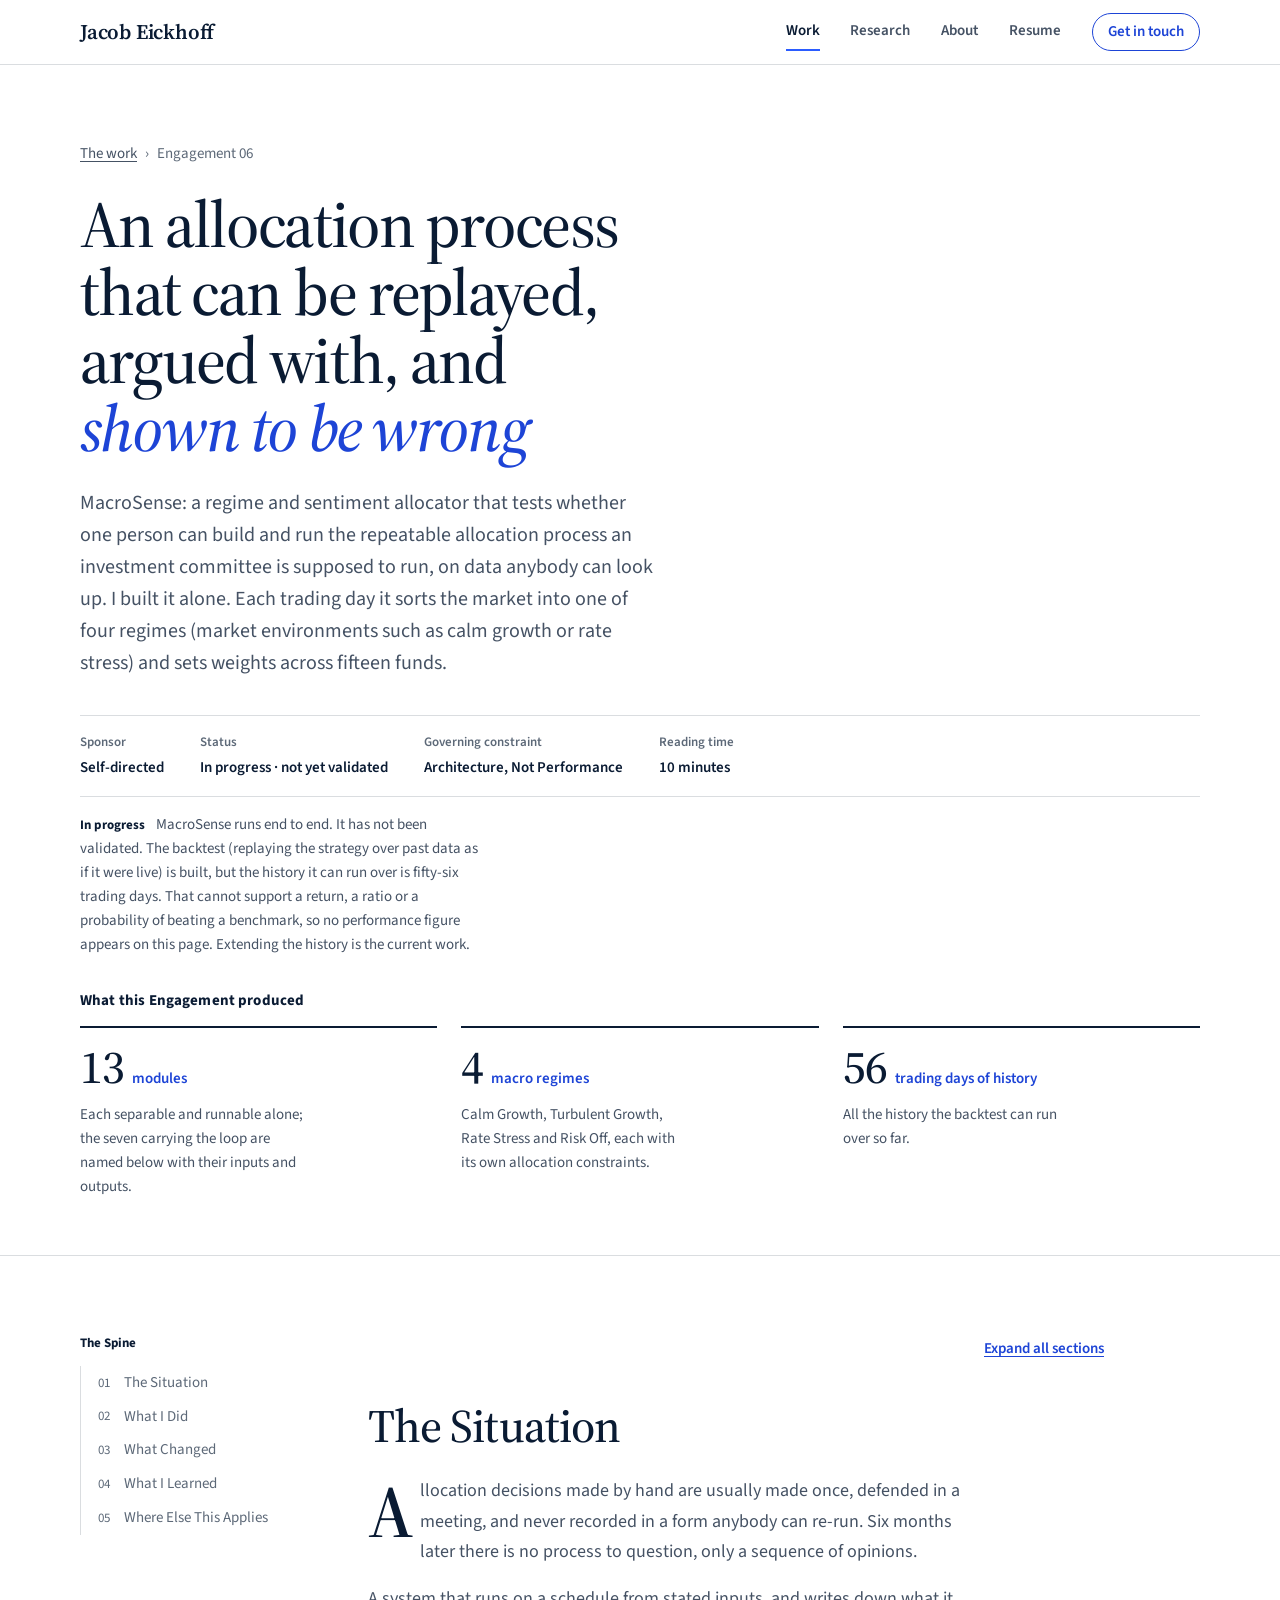
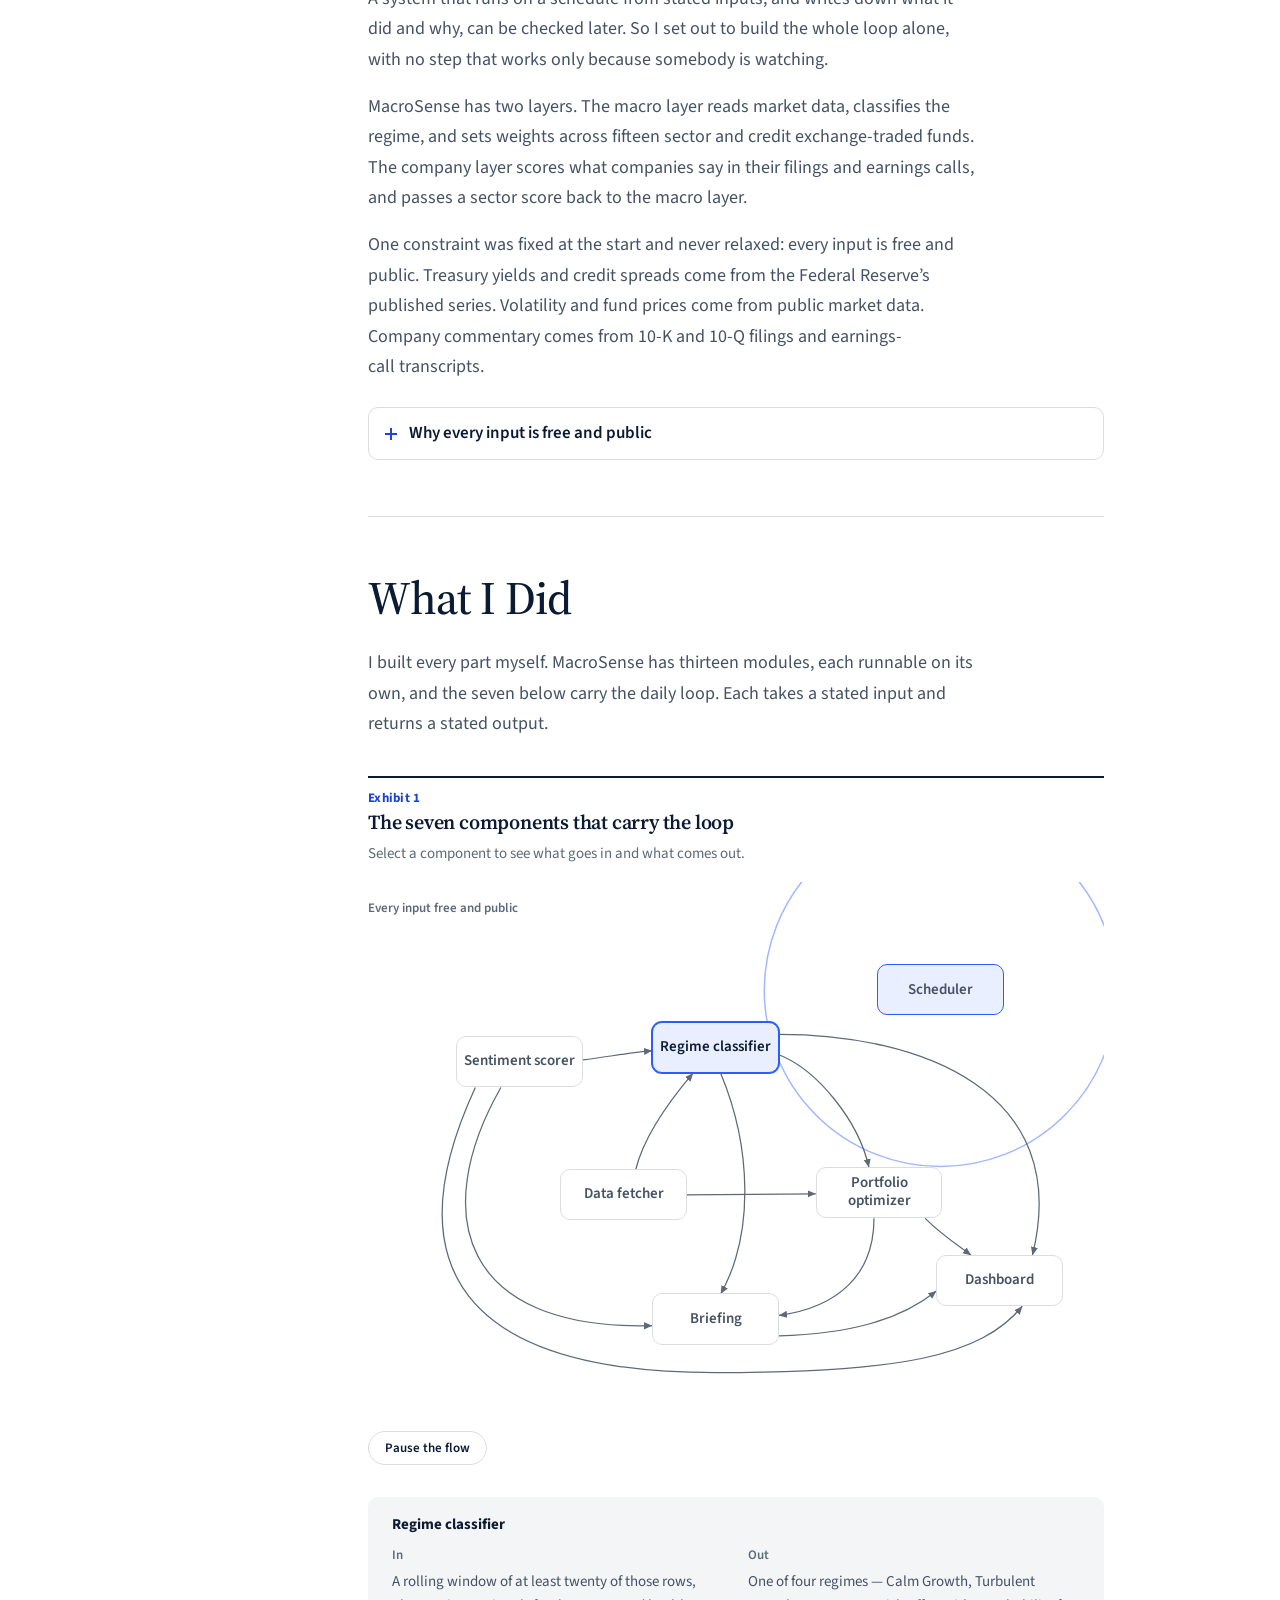
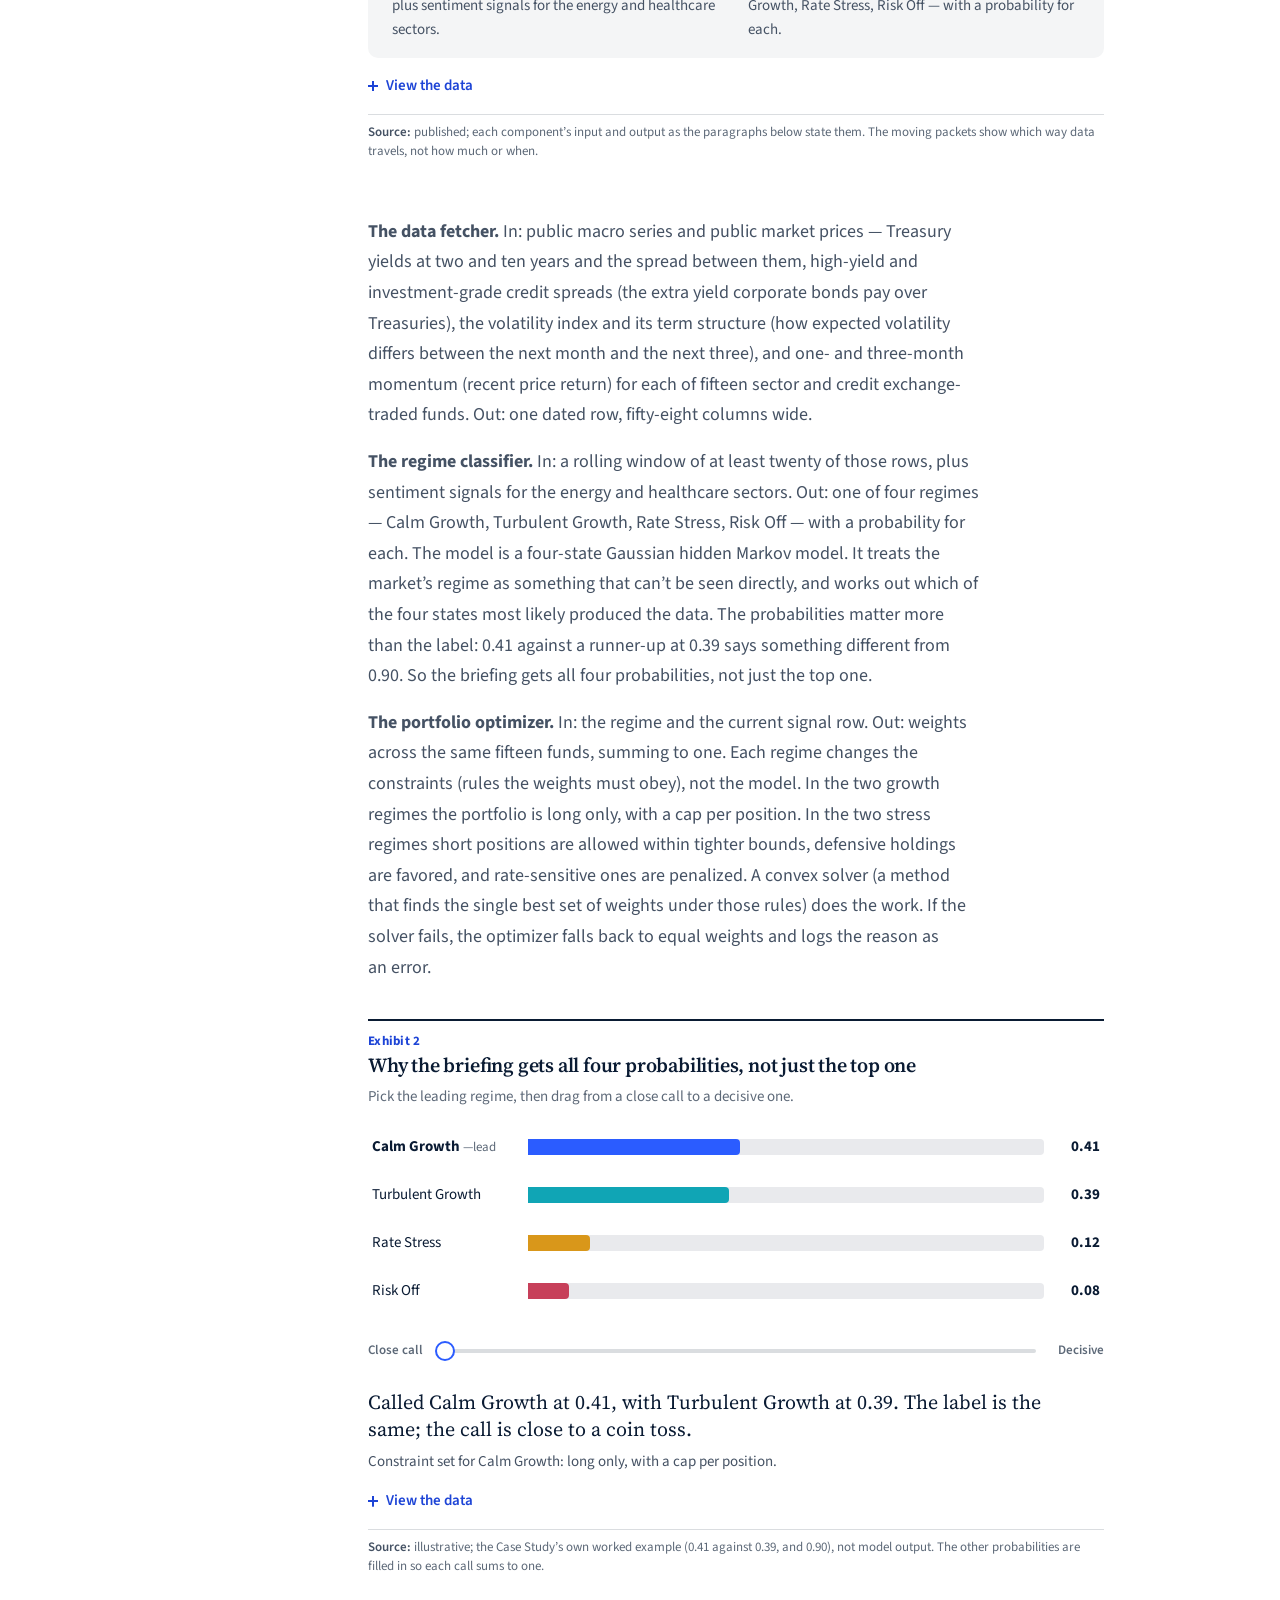
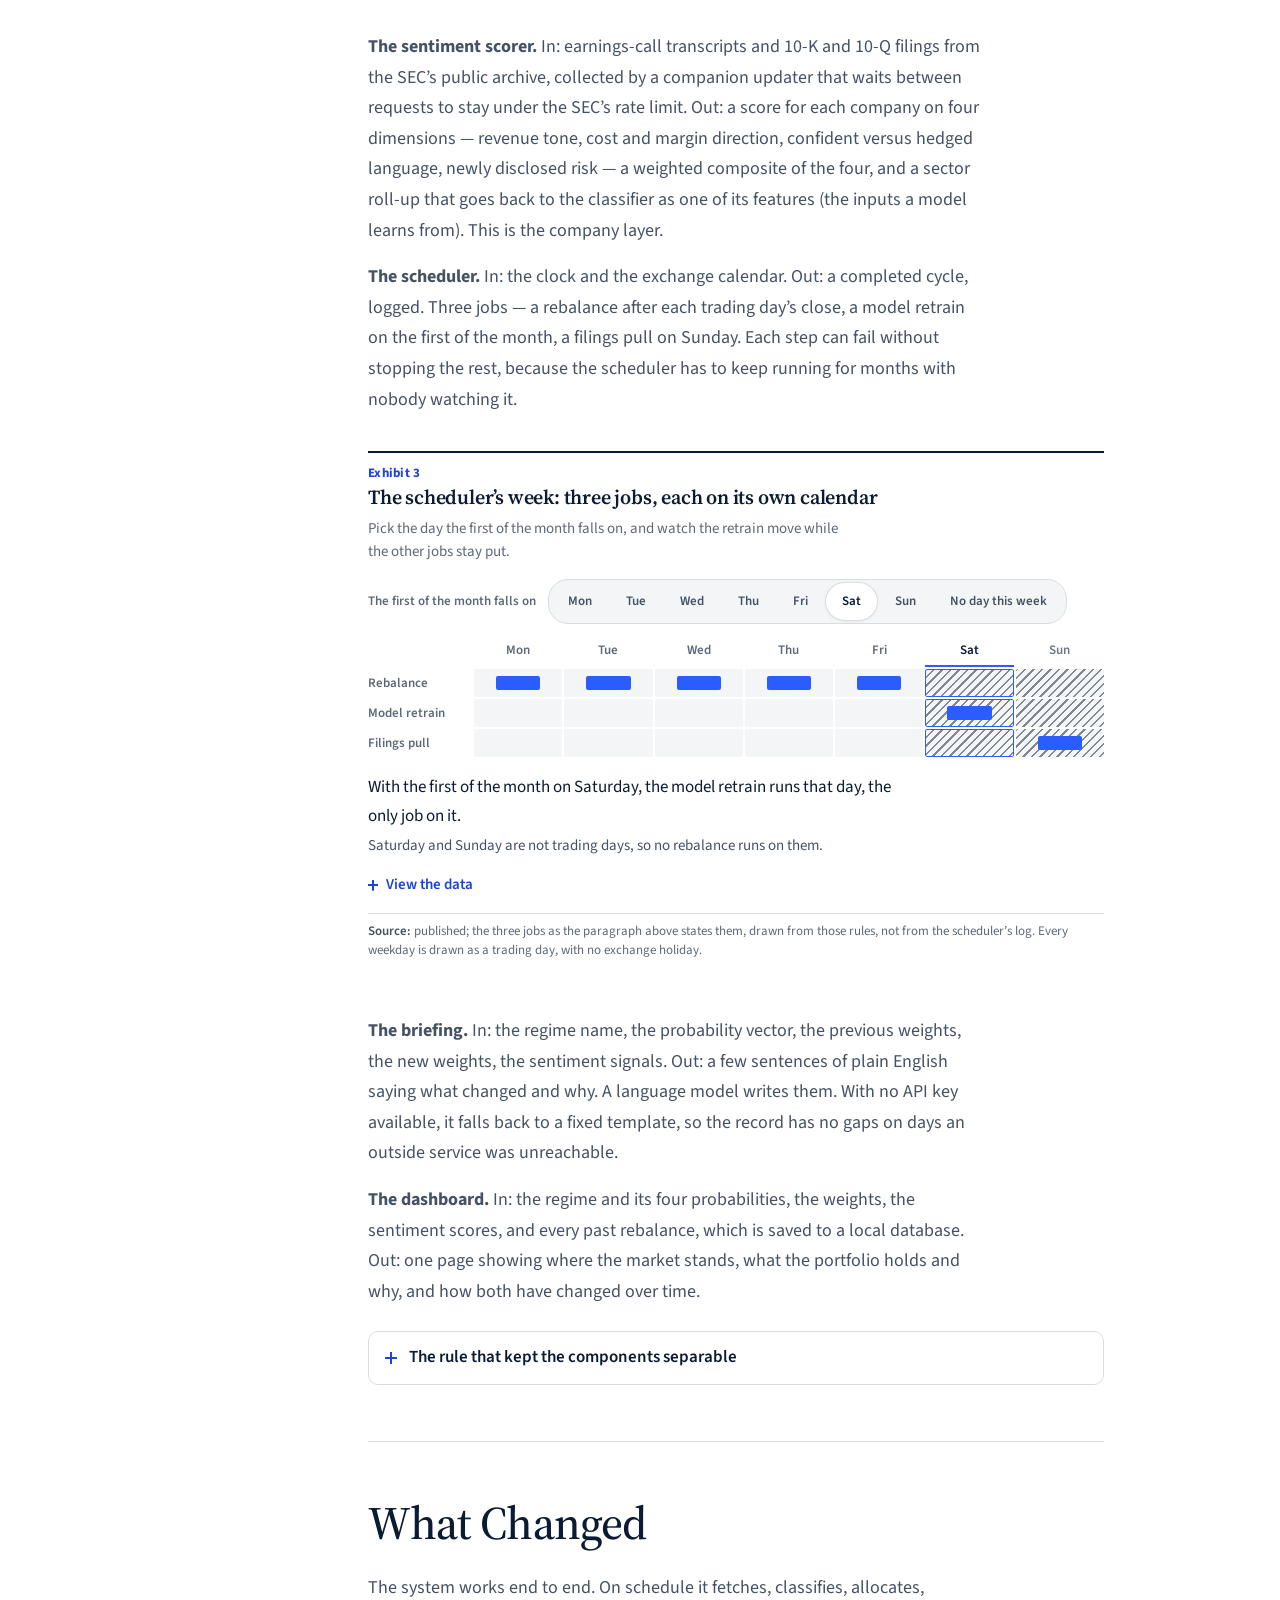
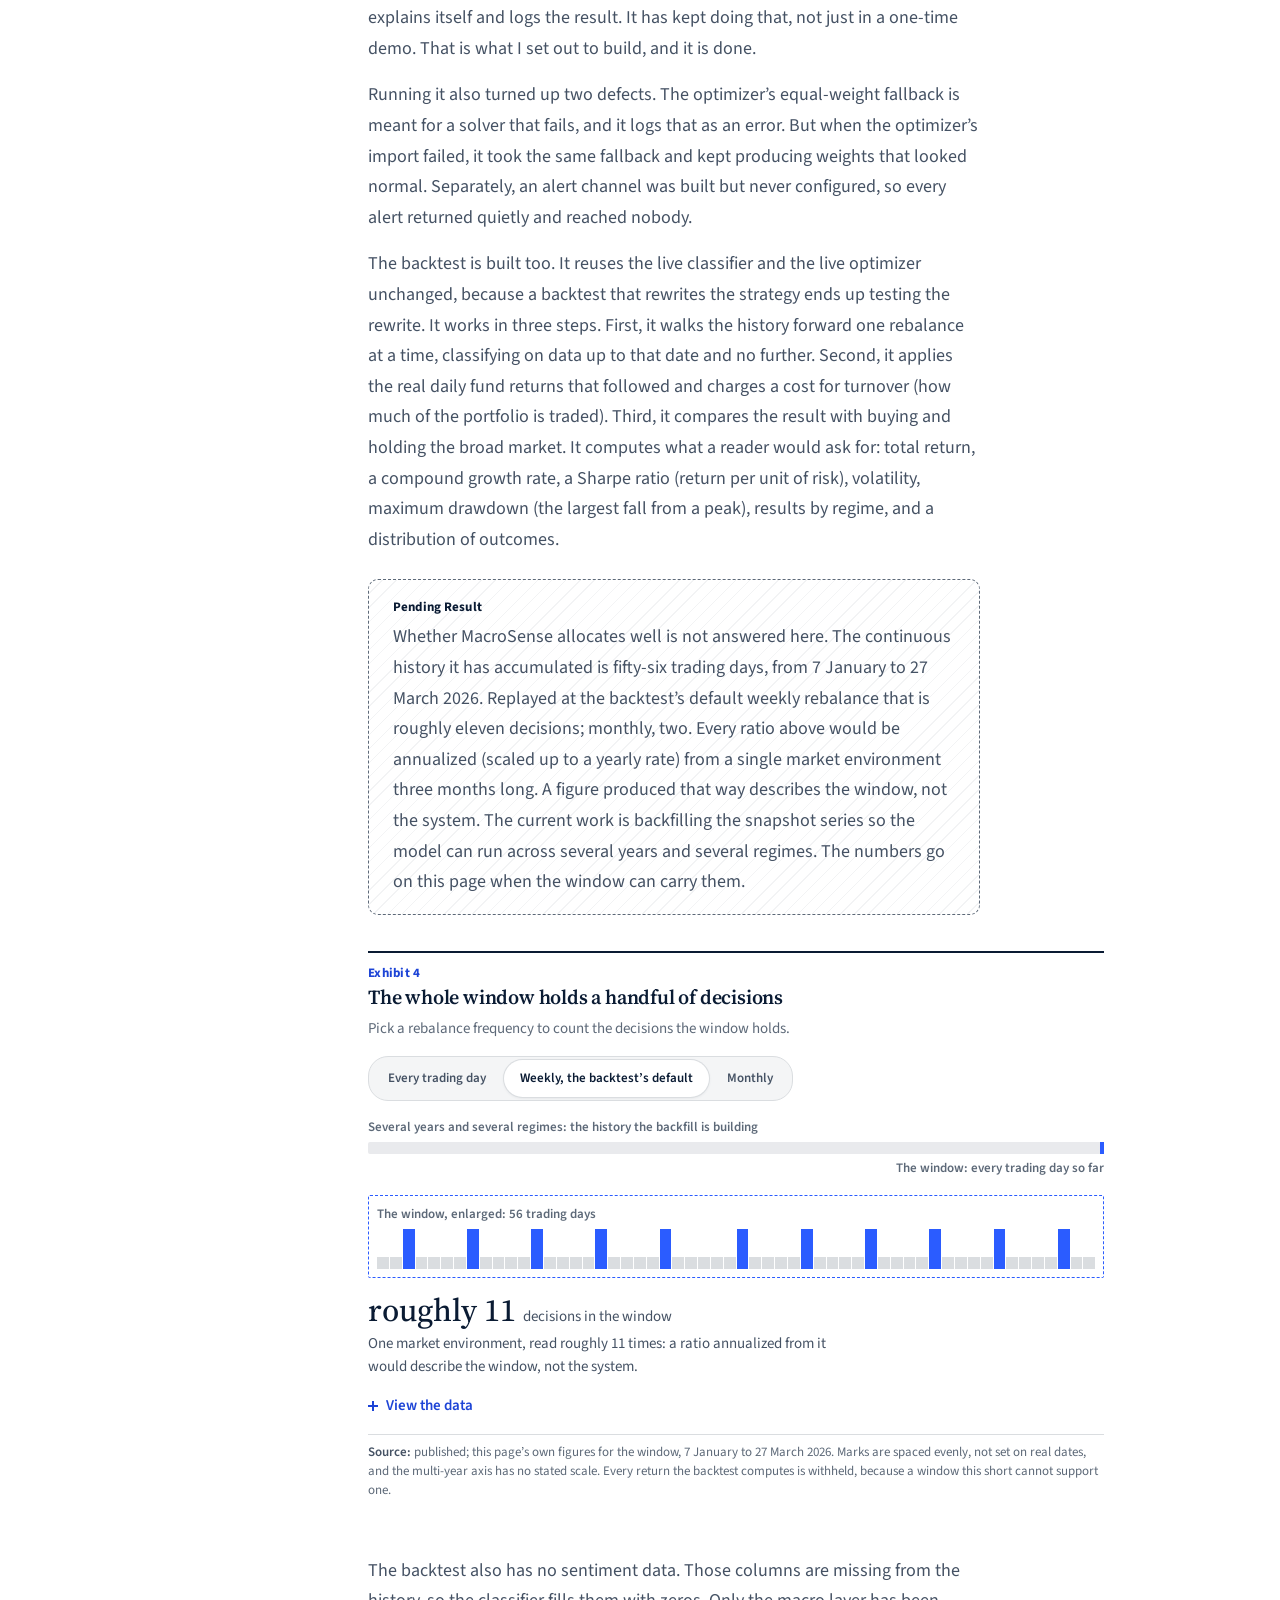
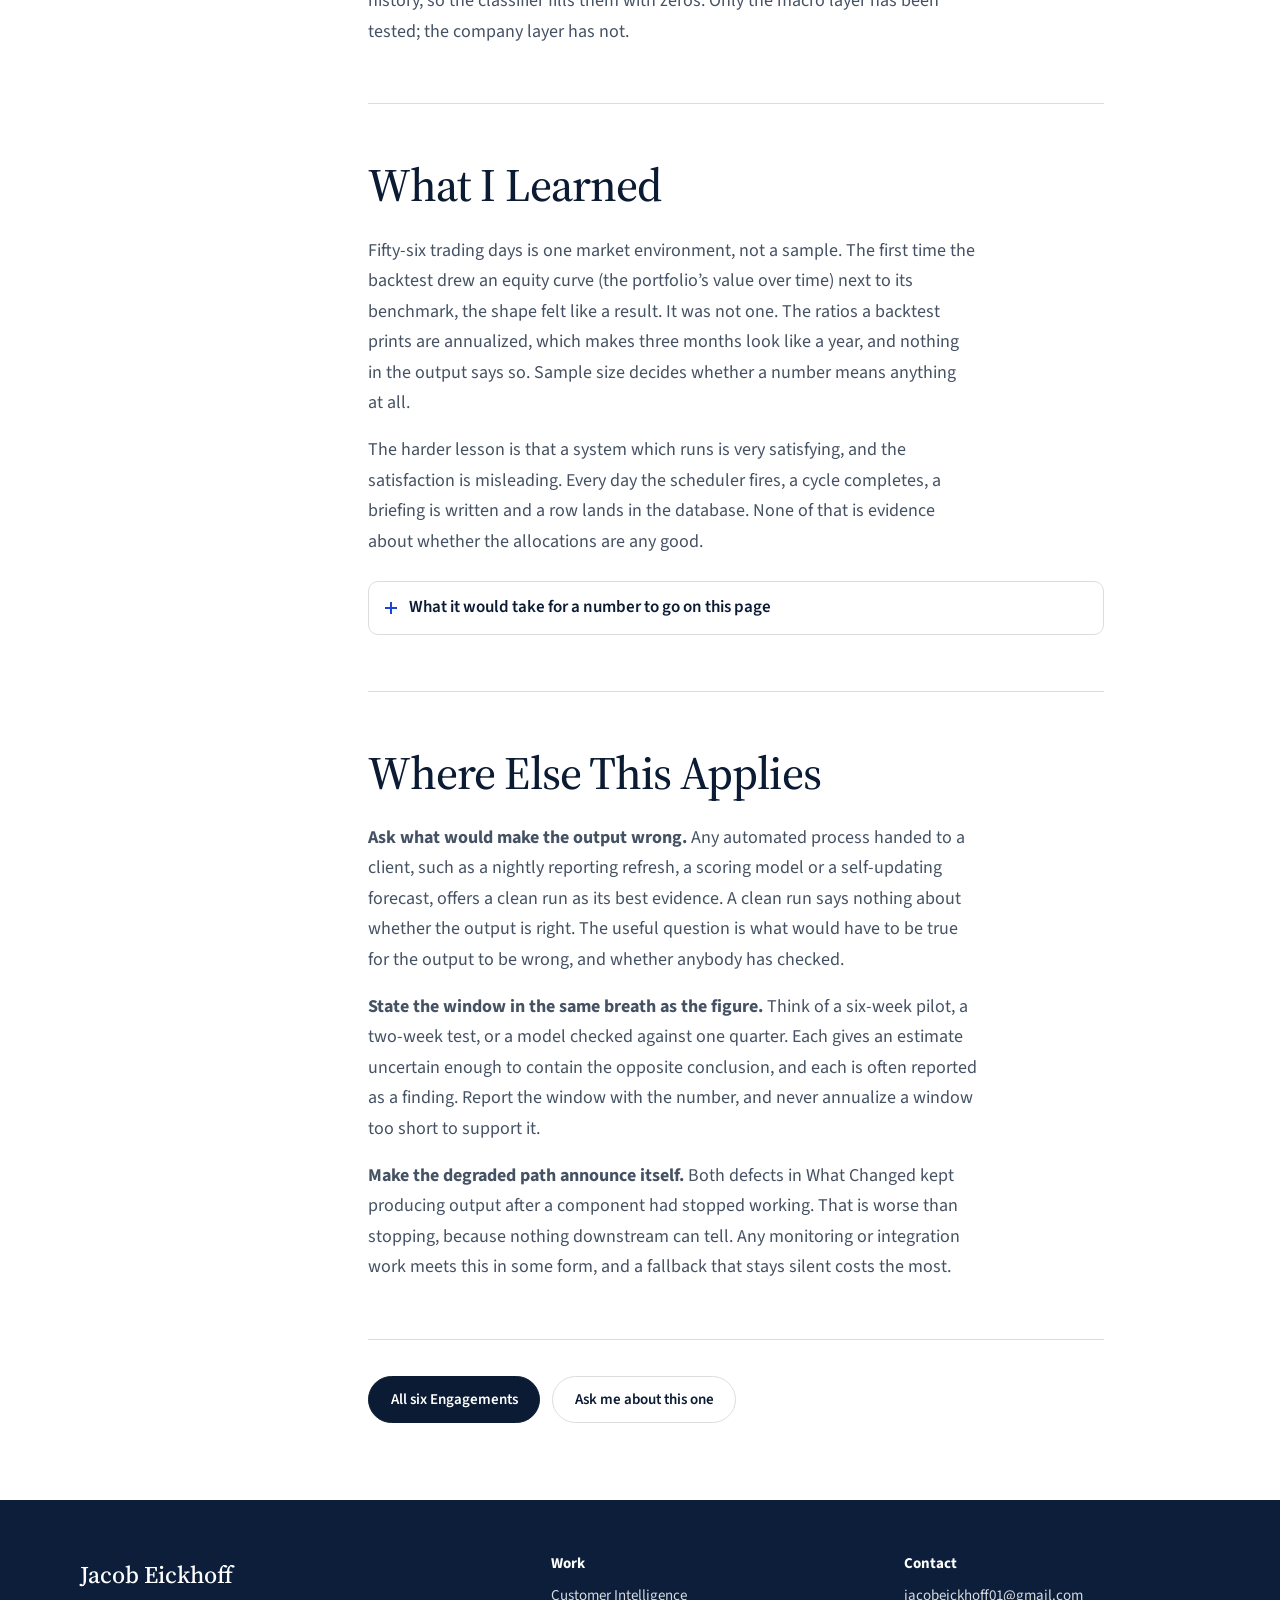
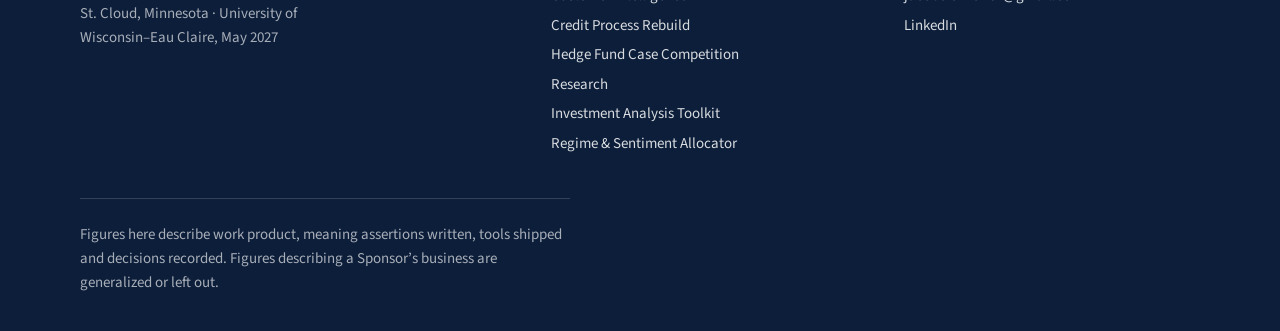
<file: work/macrosense/index.html>
<!DOCTYPE html>
<html lang="en">
<head>
<meta charset="utf-8">
<meta name="viewport" content="width=device-width, initial-scale=1">
<title>MacroSense &mdash; Engagement 06 &mdash; Jacob Eickhoff</title>
<meta name="description" content="A macro-regime allocation system built and run end to end by one person - regime detection, sentiment scoring, optimization, scheduling and a generated briefing - published as architecture, with the backtest window named as the reason no performance figure appears.">
<!-- ABOVE THE STYLESHEETS, AND NOT DEFERRED. Both halves matter.
     Not deferred: this script turns the hiding rules on and has to do that before first paint.
     Above them: a classic <script src> cannot execute until every stylesheet BEFORE it has
     loaded, because it might ask for a computed style - so below the Google Fonts link, a slow
     or unreachable CDN blocks this script, which blocks the parser, and the reader gets a blank
     page until a third party answers. Here, the page renders immediately in the fallback face
     and the webfont swaps in when it arrives. See the header of motion.js. -->
<script src="/assets/js/motion.js"></script>
<!-- Deferred: it draws each Exhibit from its data table once the page has parsed, and the page is
     complete without it. Above the stylesheets for the reason given for motion.js. -->
<script src="/assets/js/exhibit.js" defer></script>
<link rel="preconnect" href="https://fonts.googleapis.com">
<link rel="preconnect" href="https://fonts.gstatic.com" crossorigin>
<link rel="stylesheet" href="https://fonts.googleapis.com/css2?family=Source+Serif+4:ital,opsz,wght@0,8..60,400;0,8..60,500;0,8..60,600;1,8..60,500;1,8..60,600&amp;family=Source+Sans+3:wght@400;600;700&amp;display=swap">
<link rel="stylesheet" href="/assets/css/site.css">
<link rel="icon" href="/assets/img/favicon.svg" type="image/svg+xml">
</head>
<body>
<!-- chrome:nav -->
  <a class="skip-link" href="#main">Skip to content</a>
  <header class="site-header">
    <div class="wrap site-header__inner">
      <a class="brand" href="/">Jacob Eickhoff</a>
      <nav class="nav" aria-label="Primary">
        <ul class="nav__list">
          <li><a class="nav__link is-current" href="/work/" aria-current="true">Work</a></li>
          <li><a class="nav__link" href="/research/">Research</a></li>
          <li><a class="nav__link" href="/about/">About</a></li>
          <li><a class="nav__link" href="/resume/">Resume</a></li>
          <li><a class="nav__link nav__cta" href="/contact/">Get in touch</a></li>
        </ul>
      </nav>
    </div>
  </header>
<!-- /chrome:nav -->
<main id="main">

  <section class="case-head">
    <div class="wrap">
      <nav class="crumb" aria-label="Breadcrumb">
        <a class="crumb__link" href="/work/">The work</a>
        <span class="crumb__sep" aria-hidden="true">&rsaquo;</span>
        <span class="crumb__here">Engagement 06</span>
      </nav>
      <h1 class="case-head__title">An allocation process that can be replayed, argued with, and
        <em>shown to be wrong</em></h1>
      <p class="case-head__lede">MacroSense: a regime and sentiment allocator that tests whether one
        person can build and run the repeatable allocation process an investment committee is
        supposed to run, on data anybody can look up. I built it alone. Each trading day it sorts the
        market into one of four regimes (market environments such as calm growth or rate stress) and
        sets weights across fifteen funds.</p>
      <dl class="case-meta">
        <div><dt>Sponsor</dt><dd>Self-directed</dd></div>
        <div><dt>Status</dt><dd>In progress &middot; not yet validated</dd></div>
        <div><dt>Governing constraint</dt><dd>Architecture, Not Performance</dd></div>
        <div><dt>Reading time</dt><dd>10 minutes</dd></div>
      </dl>
      <p class="case-head__status"><span class="case-head__flag">In progress</span> MacroSense runs
        end to end. It has not been validated. The backtest (replaying the strategy over past data
        as if it were live) is built, but the history it can run over is fifty-six trading days.
        That cannot support a return, a ratio or a probability of beating a benchmark, so no
        performance figure appears on this page. Extending the history is the current work.</p>
    </div>
  </section>

  <section class="stats stats--row" aria-labelledby="stats-heading">
    <div class="wrap">
      <h2 class="eyebrow" id="stats-heading">What this Engagement produced</h2>
      <ul class="stats__list">
        <li class="stat reveal">
          <p class="stat__figure">
            <span class="stat__value" data-stat-final="13">13</span>
            <span class="stat__unit">modules</span>
          </p>
          <span class="stat__label">Each separable and runnable alone; the seven carrying the loop are
            named below with their inputs and outputs.</span>
        </li>
        <li class="stat reveal">
          <p class="stat__figure">
            <span class="stat__value" data-stat-final="4">4</span>
            <span class="stat__unit">macro regimes</span>
          </p>
          <span class="stat__label">Calm Growth, Turbulent Growth, Rate Stress and Risk Off, each
            with its own allocation constraints.</span>
        </li>
        <li class="stat reveal">
          <p class="stat__figure">
            <span class="stat__value" data-stat-final="56">56</span>
            <span class="stat__unit">trading days of history</span>
          </p>
          <span class="stat__label">All the history the backtest can run over so far.</span>
        </li>
      </ul>
    </div>
  </section>

  <div class="case-body">
    <div class="wrap case-body__grid">
      <nav class="toc" aria-label="The Spine" data-spine-toc>
        <p class="toc__title">The Spine</p>
        <ol class="toc__list">
          <li><a class="toc__link" href="#the-situation">The Situation</a></li>
          <li><a class="toc__link" href="#what-i-did">What I Did</a></li>
          <li><a class="toc__link" href="#what-changed">What Changed</a></li>
          <li><a class="toc__link" href="#what-i-learned">What I Learned</a></li>
          <li><a class="toc__link" href="#where-else-this-applies">Where Else This Applies</a></li>
        </ol>
      </nav>
      <div class="case-body__prose">

          <p class="case-body__tools">
            <button class="expand-all" type="button" data-expand-all hidden>Expand all sections</button>
          </p>

          <section class="spine" id="the-situation">
            <h2 class="spine__title">The Situation</h2>
            <p>Allocation decisions made by hand are usually made once, defended in a meeting, and never
              recorded in a form anybody can re-run. Six months later there is no process to question,
              only a sequence of opinions.</p>
            <p>A system that runs on a schedule from stated inputs, and writes down what it did and why,
              can be checked later. So I set out to build the whole loop alone, with no step that works
              only because somebody is watching.</p>
            <p>MacroSense has two layers. The macro layer reads market data, classifies the regime, and
              sets weights across fifteen sector and credit exchange-traded funds. The company layer
              scores what companies say in their filings and earnings calls, and passes a sector score
              back to the macro layer.</p>
            <p>One constraint was fixed at the start and never relaxed: every input is free and public.
              Treasury yields and credit spreads come from the Federal Reserve&rsquo;s published series.
              Volatility and fund prices come from public market data. Company commentary comes from
              10-K and 10-Q filings and earnings-call transcripts.</p>
            <details class="disclosure">
              <summary class="disclosure__summary">Why every input is free and public</summary>
              <div class="disclosure__body">
                <p>Cost is part of it, but not the main part. A system built on a subscription cannot be
                  reproduced by a reader or checked by somebody who doubts it. A process whose whole
                  claim is that it repeats should not have a paywall in the middle of it. The price is
                  that free sources go missing: identifiers get retired, endpoints change shape, requests
                  come back empty. So each input has a list of backup sources, tried in order.</p>
              </div>
            </details>
          </section>

          <section class="spine" id="what-i-did">
            <h2 class="spine__title">What I Did</h2>
            <p>I built every part myself. MacroSense has thirteen modules, each runnable on its own,
              and the seven below carry the daily loop. Each takes a stated input and returns a stated
              output.</p>
            <figure class="exhibit" id="exhibit-pipeline" data-exhibit="pipeline"
                    data-layout="Sentiment scorer: top-left; Regime classifier: top-center; Scheduler: top-right; Data fetcher: middle-left; Portfolio optimizer: middle-right; Dashboard: lower-right; Briefing: bottom-center"
                    data-provenance="published" data-first-column="Every input free and public">
              <div class="exhibit__head">
                <h3 class="exhibit__title"><span class="exhibit__label">Exhibit 1</span> The
                  seven components that carry the loop</h3>
                <p class="exhibit__instruction">Select a component to see what goes in and what comes
                  out.</p>
              </div>
              <div class="exhibit__stage" data-stage></div>
              <details class="exhibit__data">
                <summary class="exhibit__data-toggle">View the data</summary>
                <div class="exhibit__table">
                  <table>
                    <caption>Each component of the loop, with what it takes in and what it returns in the
                      words of the paragraphs that state them, and the components its output goes to</caption>
                    <thead>
                      <tr><th scope="col">Component</th><th scope="col">In</th><th scope="col">Out</th><th scope="col">Hands its output to</th></tr>
                    </thead>
                    <tbody>
                      <tr><th scope="row">Data fetcher</th><td>Public macro series and public market prices &mdash; Treasury yields at two and ten years and the spread between them, high-yield and investment-grade credit spreads (the extra yield corporate bonds pay over Treasuries), the volatility index and its term structure (how expected volatility differs between the next month and the next three), and one- and three-month momentum (recent price return) for each of fifteen sector and credit exchange-traded funds.</td><td>One dated row, fifty-eight columns wide.</td><td>Regime classifier, Portfolio optimizer</td></tr>
                      <tr><th scope="row">Regime classifier</th><td>A rolling window of at least twenty of those rows, plus sentiment signals for the energy and healthcare sectors.</td><td>One of four regimes &mdash; Calm Growth, Turbulent Growth, Rate Stress, Risk Off &mdash; with a probability for each.</td><td>Portfolio optimizer, Briefing, Dashboard</td></tr>
                      <tr><th scope="row">Portfolio optimizer</th><td>The regime and the current signal row.</td><td>Weights across the same fifteen funds, summing to one.</td><td>Briefing, Dashboard</td></tr>
                      <tr><th scope="row">Sentiment scorer</th><td>Earnings-call transcripts and 10-K and 10-Q filings from the SEC&rsquo;s public archive, collected by a companion updater that waits between requests to stay under the SEC&rsquo;s rate limit.</td><td>A score for each company on four dimensions &mdash; revenue tone, cost and margin direction, confident versus hedged language, newly disclosed risk &mdash; a weighted composite of the four, and a sector roll-up that goes back to the classifier as one of its features (the inputs a model learns from).</td><td>Regime classifier, Briefing, Dashboard</td></tr>
                      <tr><th scope="row">Scheduler</th><td>The clock and the exchange calendar.</td><td>A completed cycle, logged.</td><td>No other component</td></tr>
                      <tr><th scope="row">Briefing</th><td>The regime name, the probability vector, the previous weights, the new weights, the sentiment signals.</td><td>A few sentences of plain English saying what changed and why.</td><td>Dashboard</td></tr>
                      <tr><th scope="row">Dashboard</th><td>The regime and its four probabilities, the weights, the sentiment scores, and every past rebalance, which is saved to a local database.</td><td>One page showing where the market stands, what the portfolio holds and why, and how both have changed over time.</td><td>No other component</td></tr>
                    </tbody>
                  </table>
                </div>
              </details>
              <figcaption class="exhibit__source"><b>Source:</b> published; each component&rsquo;s
                input and output as the paragraphs below state them. The moving packets show which way
                data travels, not how much or when.</figcaption>
            </figure>
            <p><strong>The data fetcher.</strong> In: public macro series and public market prices
              &mdash; Treasury yields at two and ten years and the spread between them, high-yield and
              investment-grade credit spreads (the extra yield corporate bonds pay over Treasuries), the
              volatility index and its term structure (how expected volatility differs between the next
              month and the next three), and one- and three-month momentum (recent price return) for
              each of fifteen sector and credit exchange-traded funds. Out: one dated row, fifty-eight
              columns wide.</p>
            <p><strong>The regime classifier.</strong> In: a rolling window of at least twenty of those
              rows, plus sentiment signals for the energy and healthcare sectors. Out: one of four
              regimes &mdash; Calm Growth, Turbulent Growth, Rate Stress, Risk Off &mdash; with a
              probability for each. The model is a four-state Gaussian hidden Markov model. It treats the
              market&rsquo;s regime as something that can&rsquo;t be seen directly, and works out which of
              the four states most likely produced the data. The probabilities matter more than the
              label: 0.41 against a runner-up at 0.39 says something different from 0.90. So the
              briefing gets all four probabilities, not just the top one.</p>
            <p><strong>The portfolio optimizer.</strong> In: the regime and the current signal row. Out:
              weights across the same fifteen funds, summing to one. Each regime changes the constraints
              (rules the weights must obey), not the model. In the two growth regimes the portfolio is
              long only, with a cap per position. In the two stress regimes short positions are allowed
              within tighter bounds, defensive holdings are favored, and rate-sensitive ones are
              penalized. A convex solver (a method that finds the single best set of weights under those
              rules) does the work. If the solver fails, the optimizer falls back to equal weights and
              logs the reason as an error.</p>
            <figure class="exhibit" id="exhibit-regime-vector" data-exhibit="regime-vector"
                    data-provenance="illustrative">
              <div class="exhibit__head">
                <h3 class="exhibit__title"><span class="exhibit__label">Exhibit 2</span> Why the
                  briefing gets all four probabilities, not just the top one</h3>
                <p class="exhibit__instruction">Pick the leading regime, then drag from a close call
                  to a decisive one.</p>
              </div>
              <div class="exhibit__stage" data-stage></div>
              <details class="exhibit__data">
                <summary class="exhibit__data-toggle">View the data</summary>
                <div class="exhibit__table">
                  <table>
                    <caption>The worked example&rsquo;s two calls (0.41 against 0.39, and 0.90), filled
                      out to all four regimes so each sums to one, with Calm Growth leading and
                      Turbulent Growth the runner-up; picking another leading regime gives it the
                      first row&rsquo;s values, the next row round the runner-up&rsquo;s, and the rest
                      the remaining values in this order. Each regime&rsquo;s constraint set, as this
                      page describes it</caption>
                    <thead>
                      <tr><th scope="col">Regime</th><th scope="col">Constraint set</th><th scope="col">Close call</th><th scope="col">Decisive</th></tr>
                    </thead>
                    <tbody>
                      <tr><th scope="row">Calm Growth</th><td>Long only, with a cap per position</td><td>0.41</td><td>0.90</td></tr>
                      <tr><th scope="row">Turbulent Growth</th><td>Long only, with a cap per position</td><td>0.39</td><td>0.06</td></tr>
                      <tr><th scope="row">Rate Stress</th><td>Short positions allowed within tighter bounds; defensive holdings favored, rate-sensitive ones penalized</td><td>0.12</td><td>0.02</td></tr>
                      <tr><th scope="row">Risk Off</th><td>Short positions allowed within tighter bounds; defensive holdings favored, rate-sensitive ones penalized</td><td>0.08</td><td>0.02</td></tr>
                    </tbody>
                  </table>
                </div>
              </details>
              <figcaption class="exhibit__source"><b>Source:</b> illustrative; the Case Study&rsquo;s
                own worked example (0.41 against 0.39, and 0.90), not model output. The other
                probabilities are filled in so each call sums to one.</figcaption>
            </figure>
            <p><strong>The sentiment scorer.</strong> In: earnings-call transcripts and 10-K and 10-Q
              filings from the SEC&rsquo;s public archive, collected by a companion updater that waits
              between requests to stay under the SEC&rsquo;s rate limit. Out: a score for each company on
              four dimensions &mdash; revenue tone, cost and margin direction, confident versus hedged
              language, newly disclosed risk &mdash; a weighted composite of the four, and a sector
              roll-up that goes back to the classifier as one of its features (the inputs a model learns
              from). This is the company layer.</p>
            <p><strong>The scheduler.</strong> In: the clock and the exchange calendar. Out: a completed
              cycle, logged. Three jobs &mdash; a rebalance after each trading day&rsquo;s close, a model
              retrain on the first of the month, a filings pull on Sunday. Each step can fail
              without stopping the rest, because the scheduler has to keep running for months with
              nobody watching it.</p>
            <figure class="exhibit" id="exhibit-scheduler-week" data-exhibit="scheduler-week"
                    data-provenance="published">
              <div class="exhibit__head">
                <h3 class="exhibit__title"><span class="exhibit__label">Exhibit 3</span> The
                  scheduler&rsquo;s week: three jobs, each on its own calendar</h3>
                <p class="exhibit__instruction">Pick the day the first of the month falls on, and
                  watch the retrain move while the other jobs stay put.</p>
              </div>
              <div class="exhibit__stage" data-stage></div>
              <details class="exhibit__data">
                <summary class="exhibit__data-toggle">View the data</summary>
                <div class="exhibit__table">
                  <table>
                    <caption>The scheduler&rsquo;s jobs and when each runs, in the words of the
                      paragraph above</caption>
                    <thead>
                      <tr><th scope="col">Job</th><th scope="col">Runs</th></tr>
                    </thead>
                    <tbody>
                      <tr><th scope="row">Rebalance</th><td>After each trading day&rsquo;s close</td></tr>
                      <tr><th scope="row">Model retrain</th><td>On the first of the month</td></tr>
                      <tr><th scope="row">Filings pull</th><td>On Sunday</td></tr>
                    </tbody>
                  </table>
                </div>
              </details>
              <figcaption class="exhibit__source"><b>Source:</b> published; the three jobs as the
                paragraph above states them, drawn from those rules, not from the scheduler&rsquo;s log.
                Every weekday is drawn as a trading day, with no exchange holiday.</figcaption>
            </figure>
            <p><strong>The briefing.</strong> In: the regime name, the probability vector, the previous
              weights, the new weights, the sentiment signals. Out: a few sentences of plain English
              saying what changed and why. A language model writes them. With no API key available,
              it falls back to a fixed template, so the record has no gaps on days an outside service
              was unreachable.</p>
            <p><strong>The dashboard.</strong> In: the regime and its four probabilities, the weights,
              the sentiment scores, and every past rebalance, which is saved to a local database. Out:
              one page showing where the market stands, what the portfolio holds and why, and how both
              have changed over time.</p>
            <details class="disclosure">
              <summary class="disclosure__summary">The rule that kept the components separable</summary>
              <div class="disclosure__body">
                <p>I wrote down a short list of interfaces (what each module takes in and hands back)
                  and treated it as fixed. It covered what the classifier is called with and what it
                  returns, that the optimizer returns weights keyed by ticker summing to one, and the
                  five arguments the briefing takes. Everything behind those interfaces was rewritten
                  repeatedly, the fetcher most of all, and none of those rewrites reached another
                  module. Without fixed interfaces, every change is a whole-system change. Then you stop
                  making improvements, because you can&rsquo;t tell what each one will break.</p>
              </div>
            </details>
          </section>

          <section class="spine" id="what-changed">
            <h2 class="spine__title">What Changed</h2>
            <p>The system works end to end. On schedule it fetches, classifies, allocates, explains
              itself and logs the result. It has kept doing that, not just in a one-time demo.
              That is what I set out to build, and it is done.</p>
            <p>Running it also turned up two defects. The optimizer&rsquo;s equal-weight fallback is
              meant for a solver that fails, and it logs that as an error. But when the optimizer&rsquo;s
              import failed, it took the same fallback and kept producing weights that looked normal.
              Separately, an alert channel was built but never configured, so every alert returned
              quietly and reached nobody.</p>
            <p>The backtest is built too. It reuses the live classifier and the live optimizer
              unchanged, because a backtest that rewrites the strategy ends up testing the rewrite. It
              works in three steps. First, it walks the history forward one rebalance at a time,
              classifying on data up to that date and no further. Second, it applies the real daily fund
              returns that followed and charges a cost for turnover (how much of the portfolio is
              traded). Third, it compares the result with buying and holding the broad market. It
              computes what a reader would ask for: total return, a compound growth rate, a Sharpe ratio
              (return per unit of risk), volatility, maximum drawdown (the largest fall from a peak),
              results by regime, and a distribution of outcomes.</p>
            <p class="pending-result">
              <span class="pending-result__flag">Pending Result</span>
              Whether MacroSense allocates well is not answered here. The continuous history it has
              accumulated is fifty-six trading days, from 7 January to 27 March 2026. Replayed at the
              backtest&rsquo;s default weekly rebalance that is roughly eleven decisions; monthly, two.
              Every ratio above would be annualized (scaled up to a yearly rate) from a single market
              environment three months long. A figure produced that way describes the window, not the
              system. The current work is backfilling the snapshot series so the model can run across
              several years and several regimes. The numbers go on this page when the window can carry
              them.
            </p>
            <figure class="exhibit" id="exhibit-no-return-figure" data-exhibit="decision-window"
                    data-provenance="published">
              <div class="exhibit__head">
                <h3 class="exhibit__title"><span class="exhibit__label">Exhibit 4</span> The whole
                  window holds a handful of decisions</h3>
                <p class="exhibit__instruction">Pick a rebalance frequency to count the decisions the
                  window holds.</p>
              </div>
              <div class="exhibit__stage" data-stage></div>
              <details class="exhibit__data">
                <summary class="exhibit__data-toggle">View the data</summary>
                <div class="exhibit__table">
                  <table>
                    <caption>The window, replayed at three rebalance frequencies, and the decisions
                      each would make in it, as the paragraph above counts them; the daily count is
                      one decision per trading day</caption>
                    <thead>
                      <tr><th scope="col">Rebalance</th><th scope="col">Decisions in the window</th></tr>
                    </thead>
                    <tbody>
                      <tr><th scope="row">Every trading day</th><td>56</td></tr>
                      <tr><th scope="row">Weekly, the backtest&rsquo;s default</th><td>roughly 11</td></tr>
                      <tr><th scope="row">Monthly</th><td>2</td></tr>
                    </tbody>
                  </table>
                </div>
              </details>
              <figcaption class="exhibit__source"><b>Source:</b> published; this page&rsquo;s own
                figures for the window, 7 January to 27 March 2026. Marks are spaced evenly, not set on
                real dates, and the multi-year axis has no stated scale. Every return the backtest
                computes is withheld, because a window this short cannot support one.</figcaption>
            </figure>
            <p>The backtest also has no sentiment data. Those columns are missing from the history, so
              the classifier fills them with zeros. Only the macro layer has been tested; the company
              layer has not.</p>
          </section>

          <section class="spine" id="what-i-learned">
            <h2 class="spine__title">What I Learned</h2>
            <p>Fifty-six trading days is one market environment, not a sample. The first time the
              backtest drew an equity curve (the portfolio&rsquo;s value over time) next to its
              benchmark, the shape felt like a result. It was not one. The ratios a backtest prints are
              annualized, which makes three months look like a year, and nothing in the output says so.
              Sample size decides whether a number means anything at all.</p>
            <p>The harder lesson is that a system which runs is very satisfying, and the satisfaction is
              misleading. Every day the scheduler fires, a cycle completes, a briefing is written and a
              row lands in the database. None of that is evidence about whether the allocations are any
              good.</p>
            <details class="disclosure">
              <summary class="disclosure__summary">What it would take for a number to go on this
                page</summary>
              <div class="disclosure__body">
                <p>A history long enough to contain all four regimes, with enough time in each to test
                  that regime&rsquo;s constraints against real returns. Scored sentiment across that
                  history instead of zeros. And the result reported with its window, its costs, and the
                  periods where it went the other way.</p>
              </div>
            </details>
          </section>

          <section class="spine" id="where-else-this-applies">
            <h2 class="spine__title">Where Else This Applies</h2>
            <p><strong>Ask what would make the output wrong.</strong> Any automated process handed to
              a client, such as a nightly reporting refresh, a scoring model or a self-updating forecast,
              offers a clean run as its best evidence. A clean run says nothing about whether the output
              is right. The useful question is what would have to be true for the output to be wrong, and
              whether anybody has checked.</p>
            <p><strong>State the window in the same breath as the figure.</strong> Think of a six-week
              pilot, a two-week test, or a model checked against one quarter. Each gives an estimate
              uncertain enough to contain the opposite conclusion, and each is often reported as a
              finding. Report the window with the number, and never annualize a window too short to
              support it.</p>
            <p><strong>Make the degraded path announce itself.</strong> Both defects in What Changed kept
              producing output after a component had stopped working. That is worse than stopping,
              because nothing downstream can tell. Any monitoring or integration work meets this in some
              form, and a fallback that stays silent costs the most.</p>
          </section>

          <p class="case-foot">
            <a class="btn btn--solid" href="/work/">All six Engagements</a>
            <a class="btn btn--outline" href="mailto:jacobeickhoff01@gmail.com">Ask me about this one</a>
          </p>

      </div>
    </div>
  </div>

</main>

<!-- chrome:footer -->
  <footer class="site-footer">
    <div class="wrap site-footer__inner">
      <div class="site-footer__identity">
        <p class="site-footer__name">Jacob Eickhoff</p>
        <p class="site-footer__where">St. Cloud, Minnesota &middot; University of Wisconsin&ndash;Eau Claire, May 2027</p>
      </div>
      <div class="site-footer__group">
        <h2 class="site-footer__heading">Work</h2>
        <ul class="site-footer__list">
          <li><a href="/work/customer-intelligence/">Customer Intelligence</a></li>
          <li><a href="/work/credit-process-rebuild/">Credit Process Rebuild</a></li>
          <li><a href="/work/the-competition/">Hedge Fund Case Competition</a></li>
          <li><a href="/work/the-research/">Research</a></li>
          <li><a href="/work/investment-analysis-toolkit/">Investment Analysis Toolkit</a></li>
          <li><a href="/work/macrosense/">Regime &amp; Sentiment Allocator</a></li>
        </ul>
      </div>
      <div class="site-footer__group">
        <h2 class="site-footer__heading">Contact</h2>
        <ul class="site-footer__list">
          <li><a href="mailto:jacobeickhoff01@gmail.com">jacobeickhoff01@gmail.com</a></li>
          <li><a href="https://www.linkedin.com/in/jacob-eickhoff" rel="me noopener">LinkedIn</a></li>
        </ul>
      </div>
      <p class="site-footer__note">Figures here describe work product, meaning assertions written, tools shipped and decisions recorded. Figures describing a Sponsor&rsquo;s business are generalized or left out.</p>
    </div>
  </footer>
<!-- /chrome:footer -->

</body>
</html>
</file>
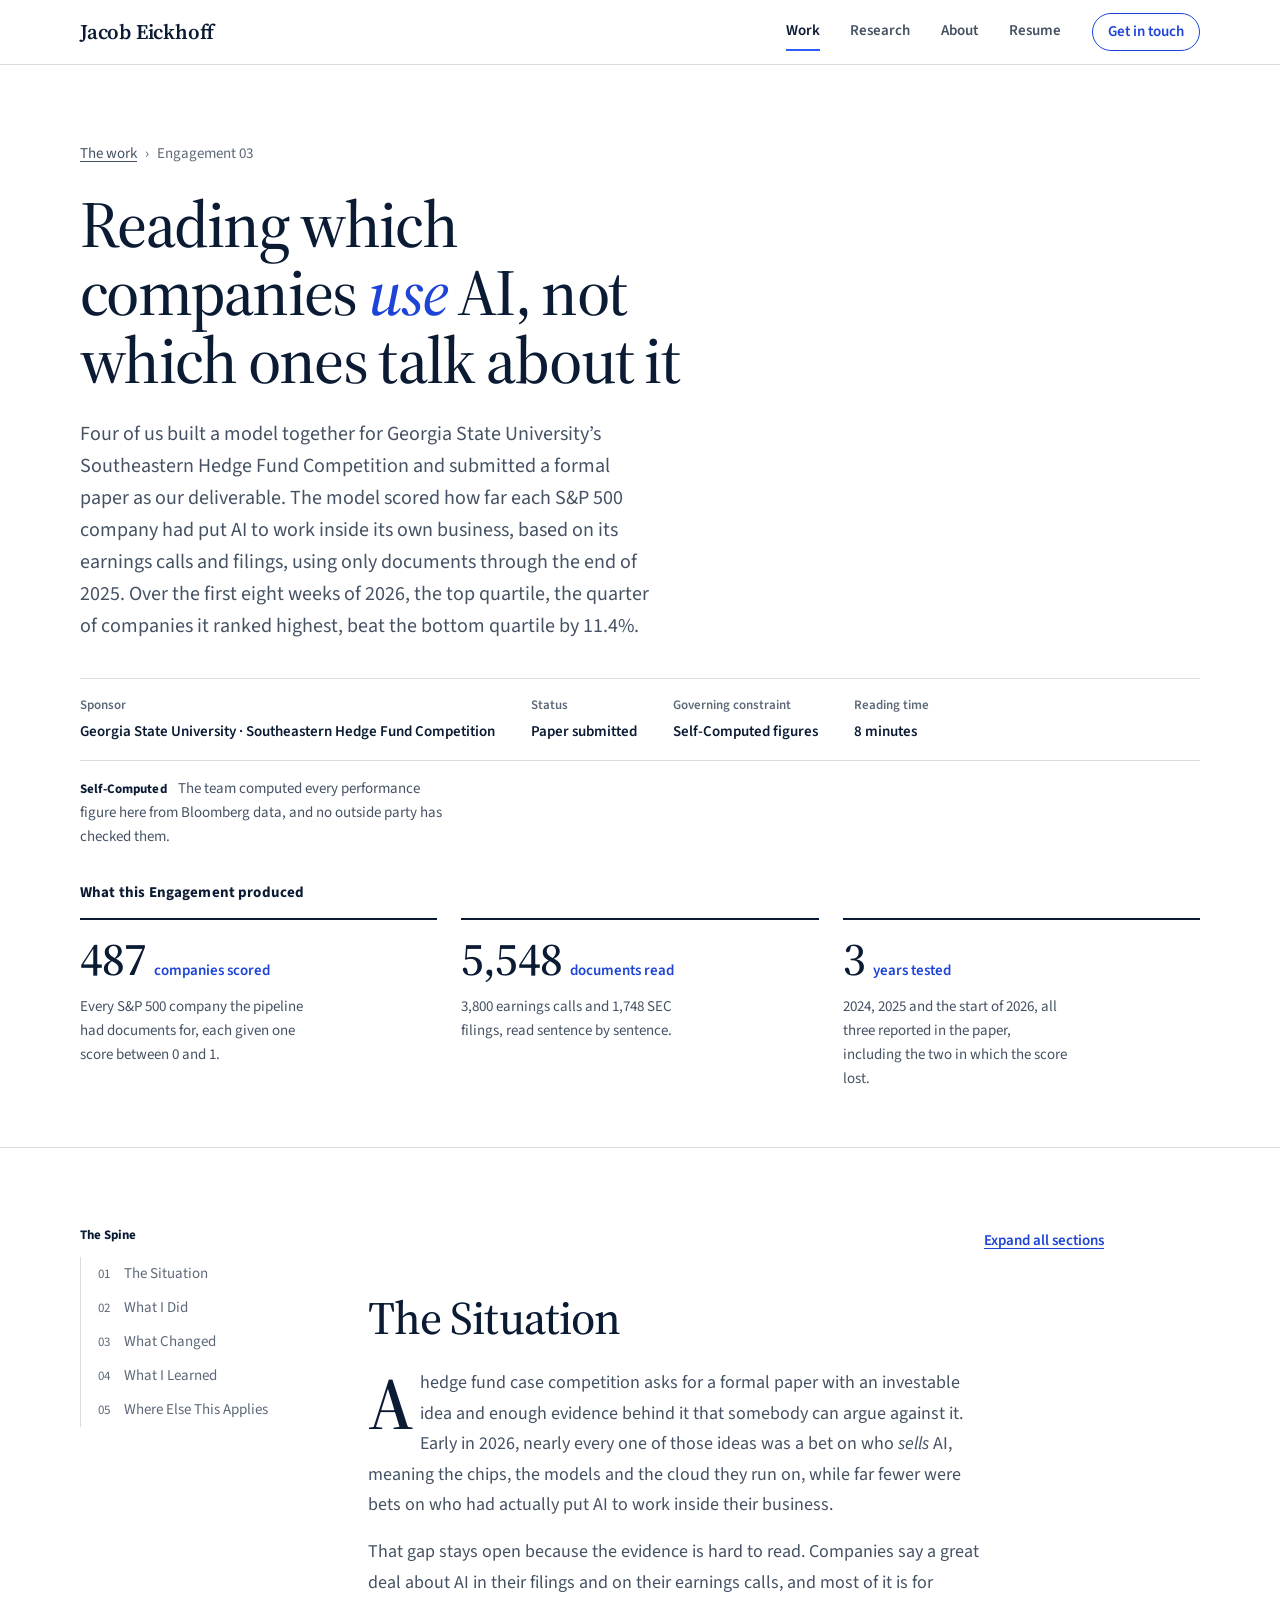
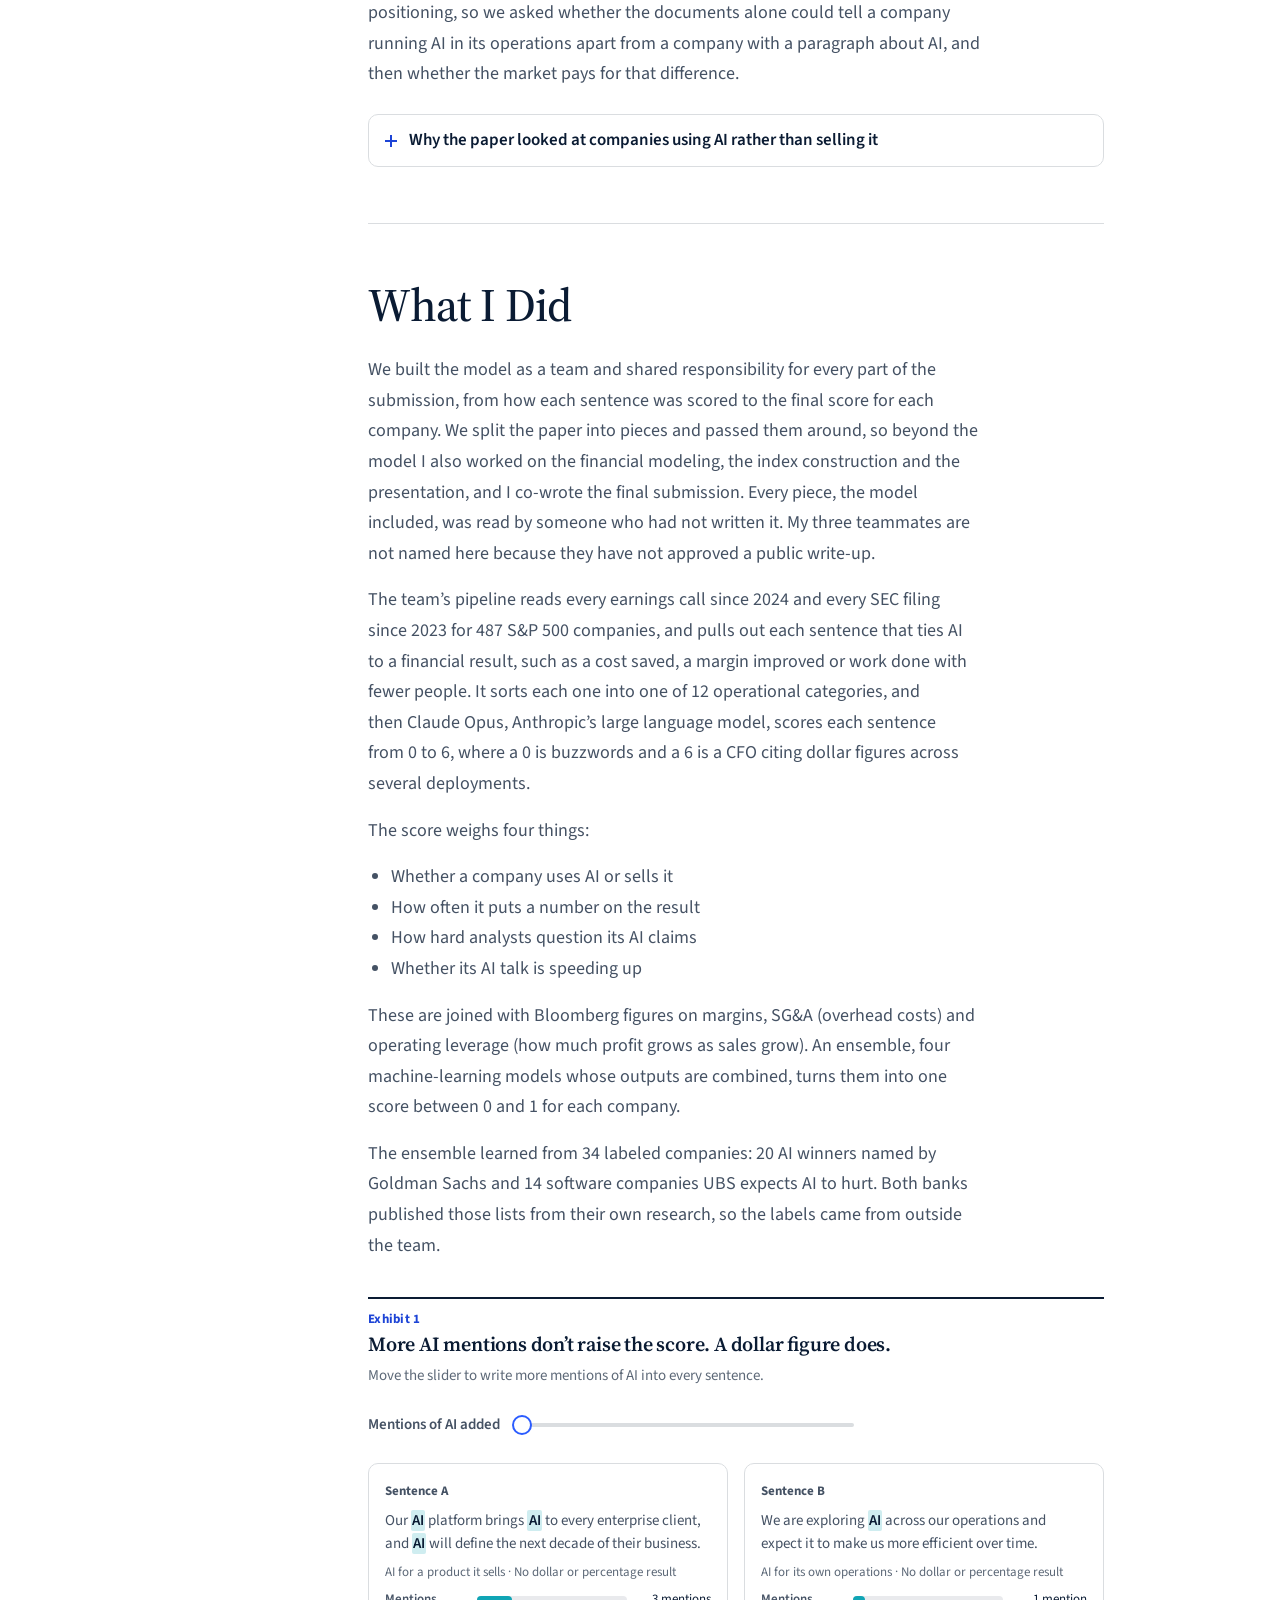
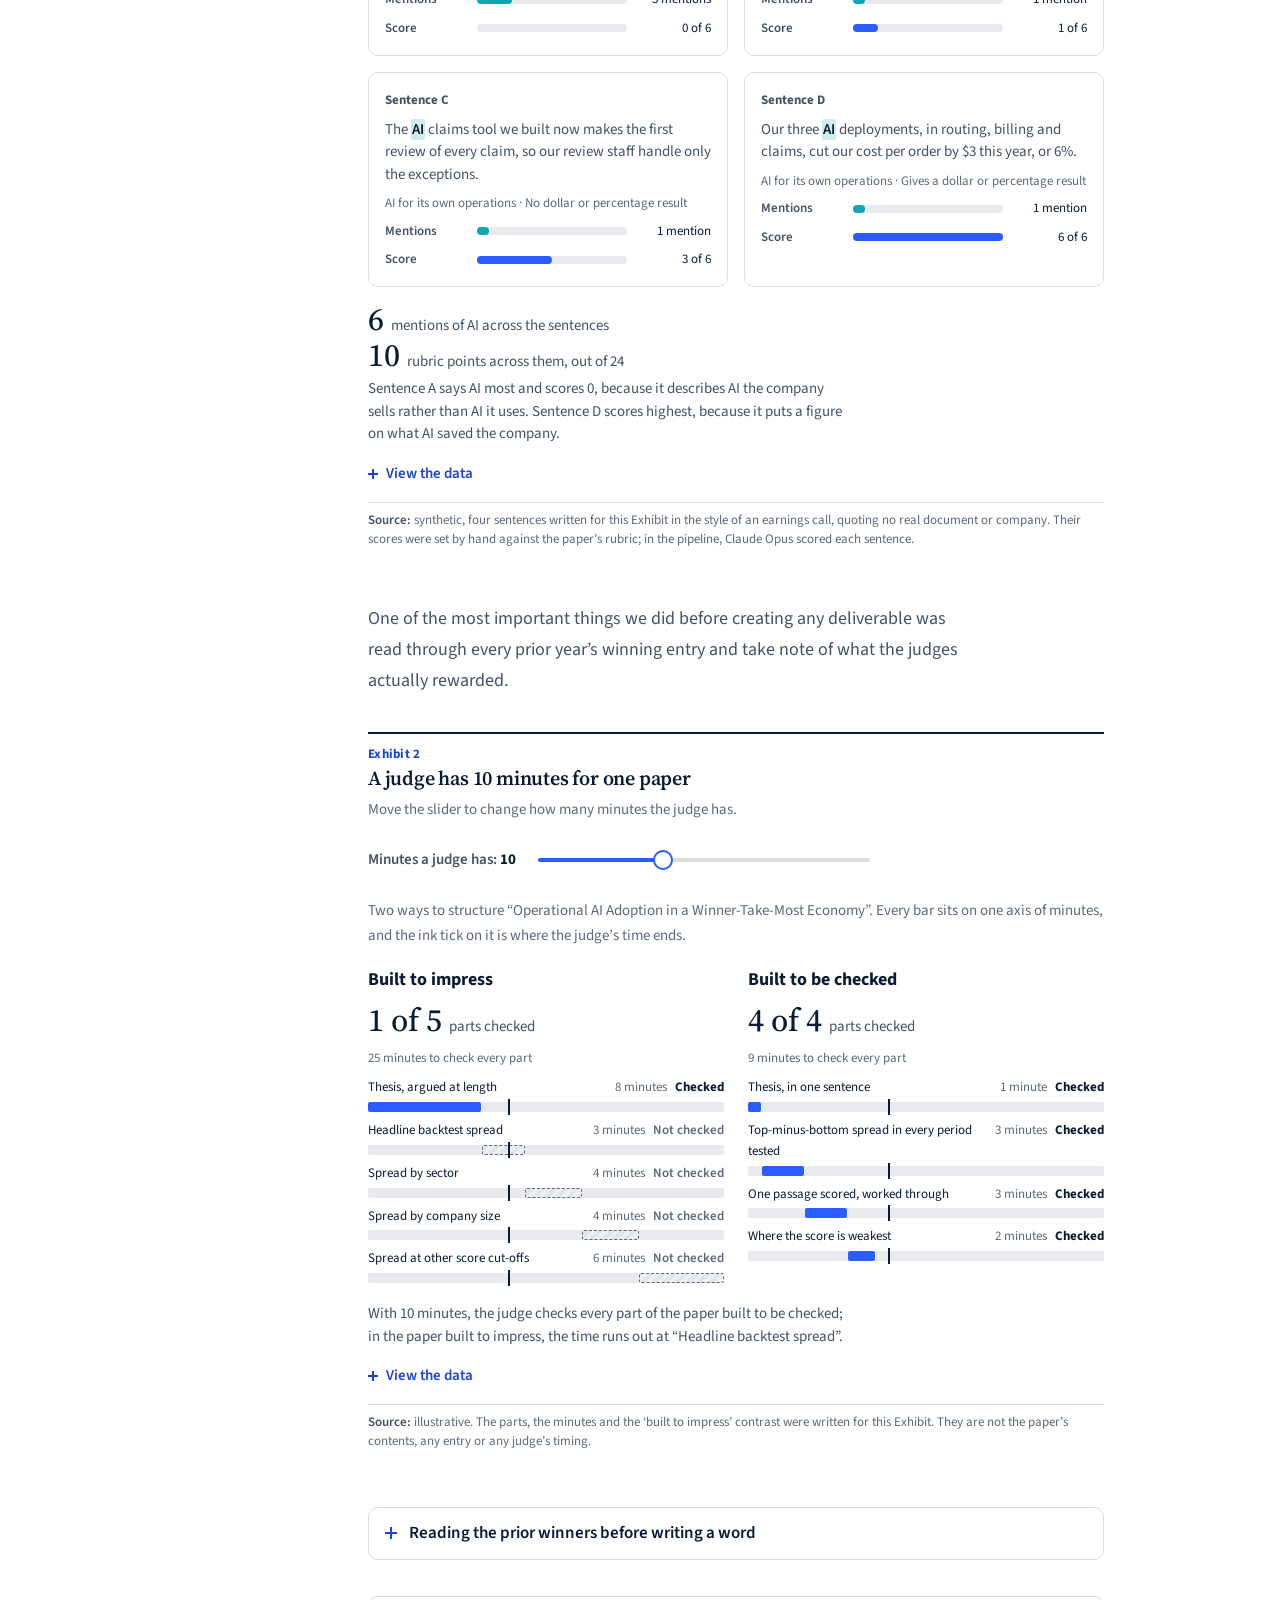
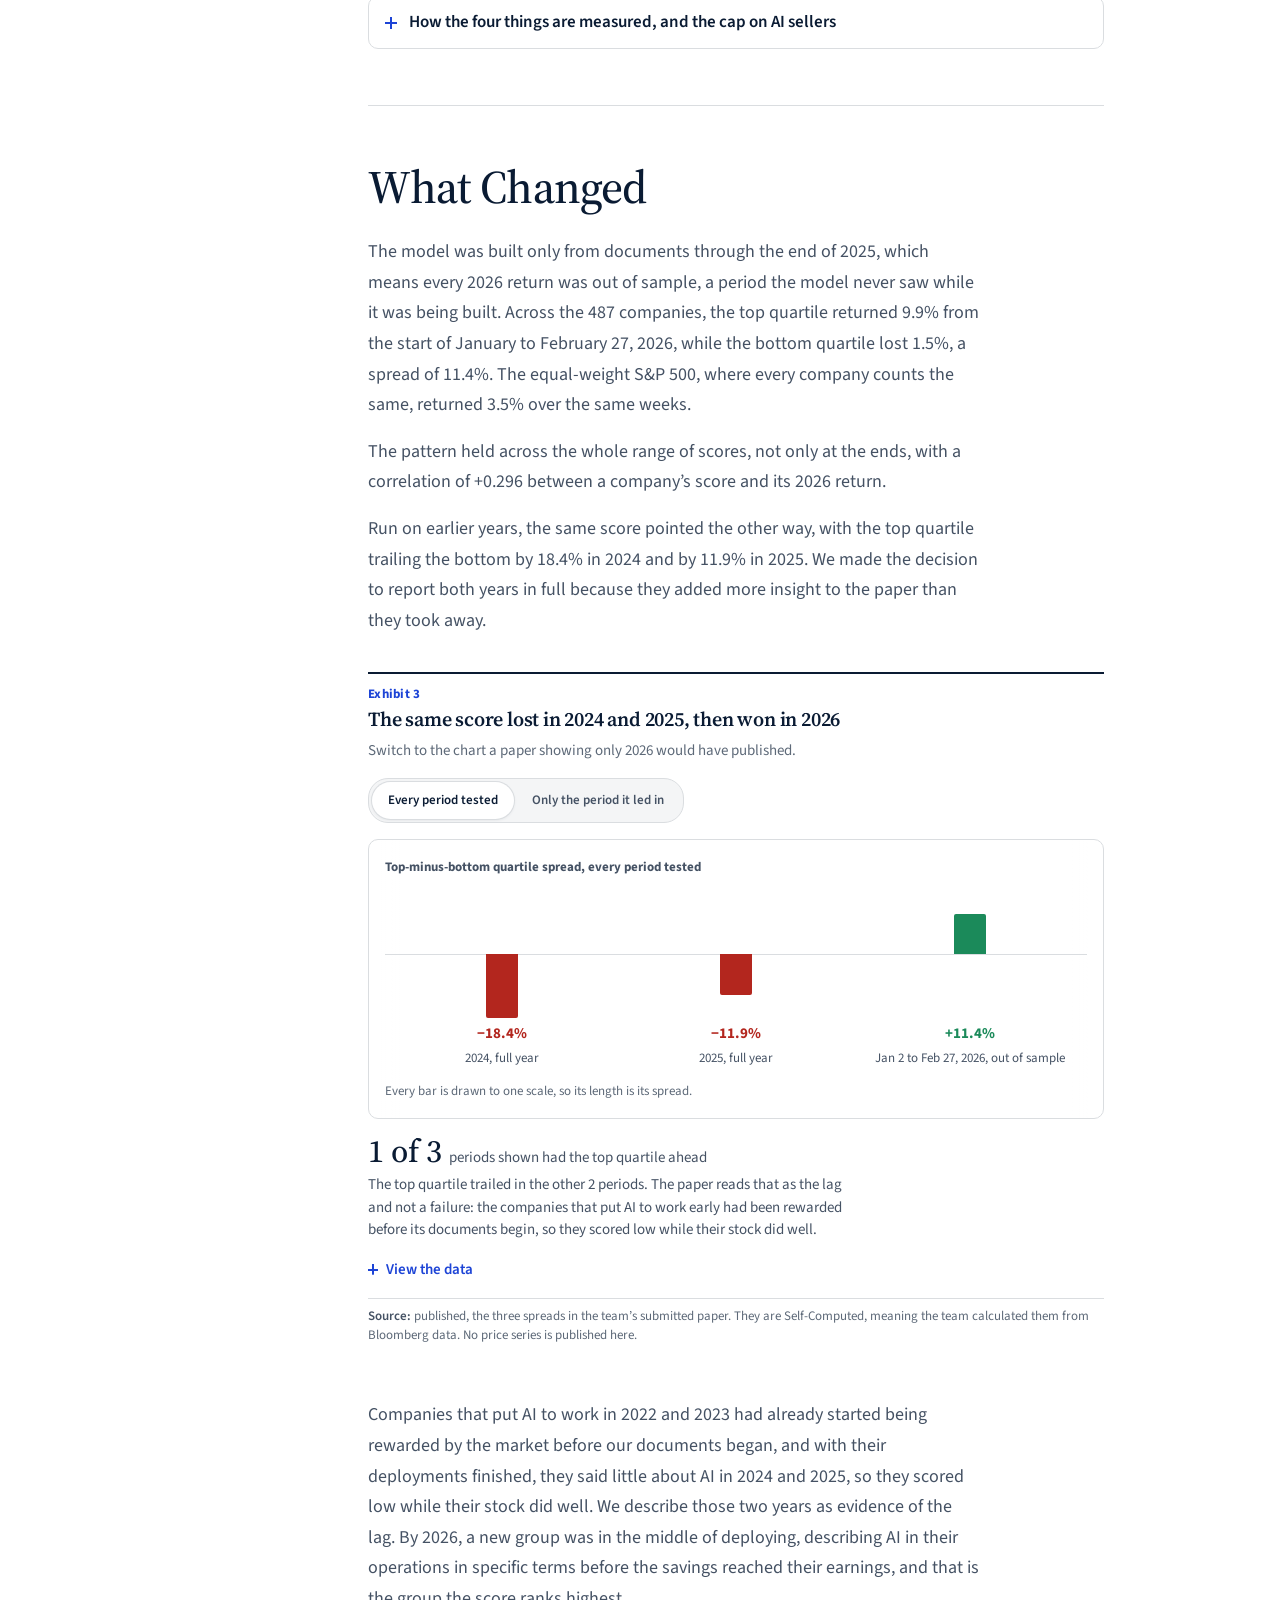
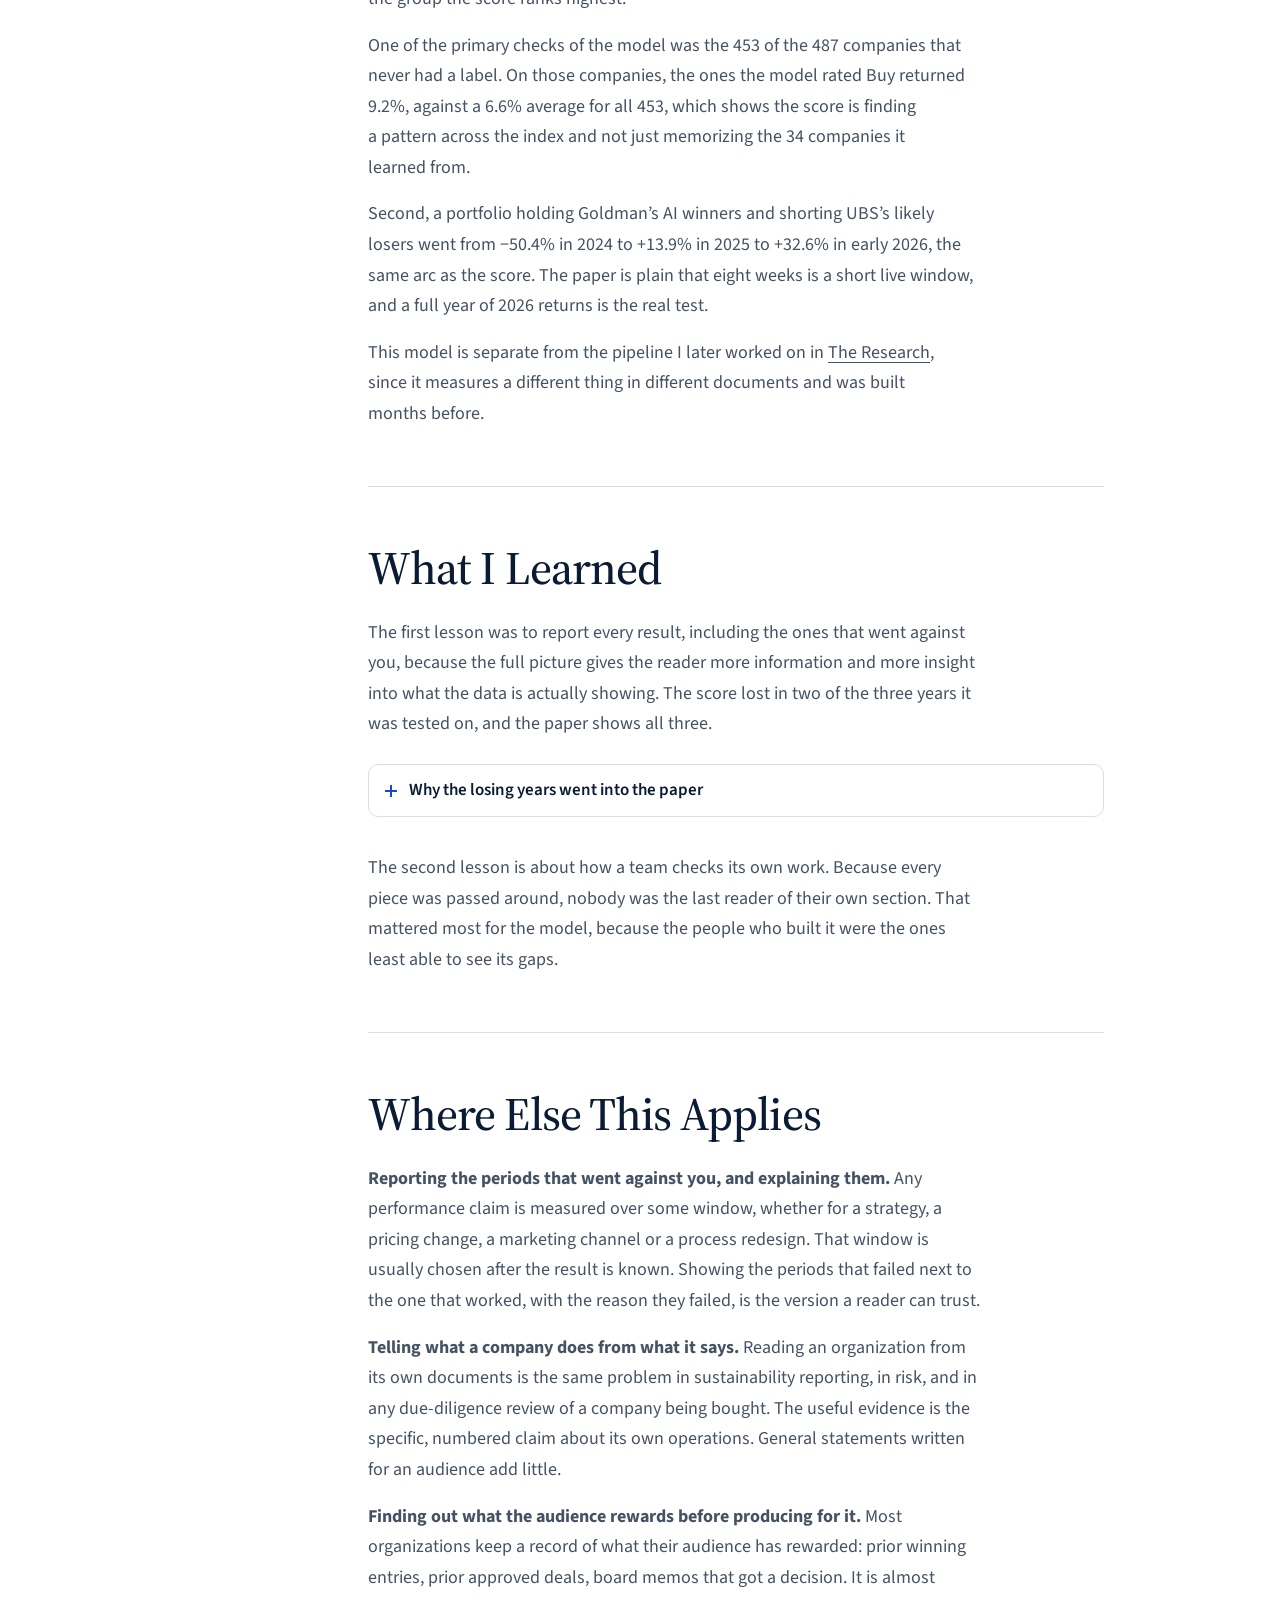
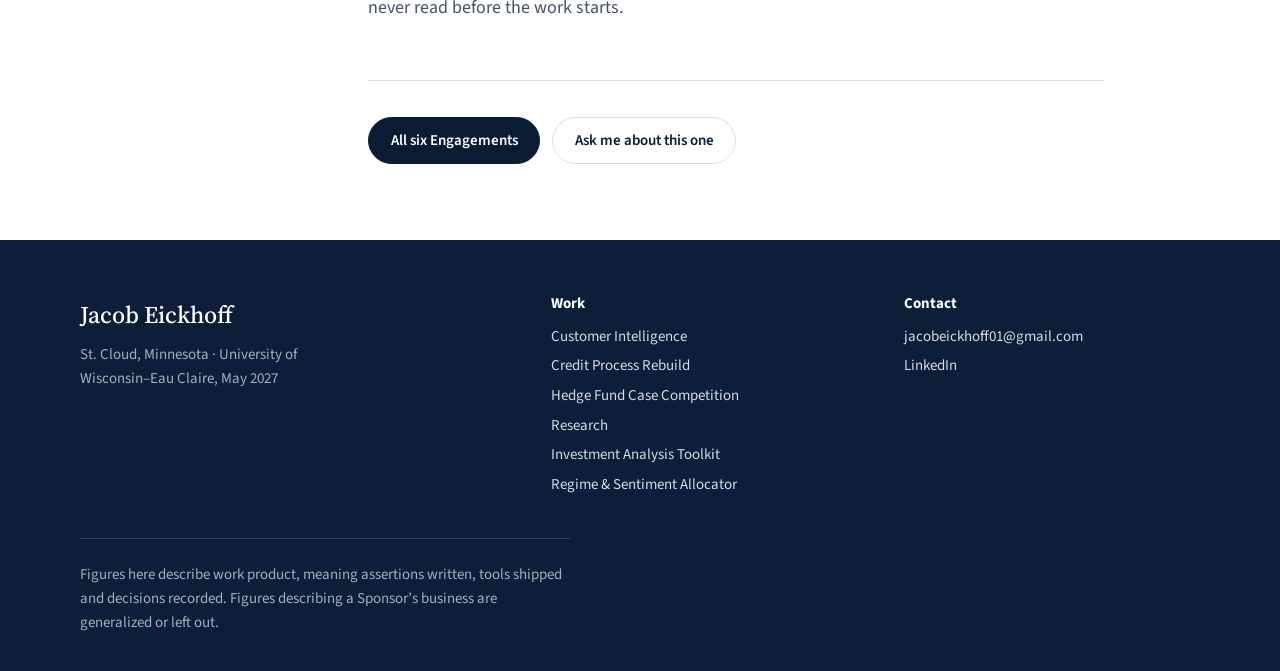
<file: work/the-competition/index.html>
<!DOCTYPE html>
<html lang="en">
<head>
<meta charset="utf-8">
<meta name="viewport" content="width=device-width, initial-scale=1">
<title>The Competition — Engagement 03 — Jacob Eickhoff</title>
<meta name="description" content="A four-person entry to Georgia State University&rsquo;s Southeastern Hedge Fund Competition: a score for how far each S&amp;P 500 company had put AI to work in its own operations, read from 5,548 earnings calls and filings, reported over all three years it was tested on.">
<!-- ABOVE THE STYLESHEETS, AND NOT DEFERRED. Both halves matter.
     Not deferred: this script turns the hiding rules on and has to do that before first paint.
     Above them: a classic <script src> cannot execute until every stylesheet BEFORE it has
     loaded, because it might ask for a computed style - so below the Google Fonts link, a slow
     or unreachable CDN blocks this script, which blocks the parser, and the reader gets a blank
     page until a third party answers. Here, the page renders immediately in the fallback face
     and the webfont swaps in when it arrives. See the header of motion.js. -->
<script src="/assets/js/motion.js"></script>
<!-- Deferred: it draws each Exhibit from its data table once the page has parsed, and the page is
     complete without it. Above the stylesheets for the reason given for motion.js. -->
<script src="/assets/js/exhibit.js" defer></script>
<link rel="preconnect" href="https://fonts.googleapis.com">
<link rel="preconnect" href="https://fonts.gstatic.com" crossorigin>
<link rel="stylesheet" href="https://fonts.googleapis.com/css2?family=Source+Serif+4:ital,opsz,wght@0,8..60,400;0,8..60,500;0,8..60,600;1,8..60,500;1,8..60,600&amp;family=Source+Sans+3:wght@400;600;700&amp;display=swap">
<link rel="stylesheet" href="/assets/css/site.css">
<link rel="icon" href="/assets/img/favicon.svg" type="image/svg+xml">
</head>
<body>
<!-- chrome:nav -->
  <a class="skip-link" href="#main">Skip to content</a>
  <header class="site-header">
    <div class="wrap site-header__inner">
      <a class="brand" href="/">Jacob Eickhoff</a>
      <nav class="nav" aria-label="Primary">
        <ul class="nav__list">
          <li><a class="nav__link is-current" href="/work/" aria-current="true">Work</a></li>
          <li><a class="nav__link" href="/research/">Research</a></li>
          <li><a class="nav__link" href="/about/">About</a></li>
          <li><a class="nav__link" href="/resume/">Resume</a></li>
          <li><a class="nav__link nav__cta" href="/contact/">Get in touch</a></li>
        </ul>
      </nav>
    </div>
  </header>
<!-- /chrome:nav -->

<main id="main">

  <section class="case-head">
    <div class="wrap">
      <nav class="crumb" aria-label="Breadcrumb">
        <a class="crumb__link" href="/work/">The work</a>
        <span class="crumb__sep" aria-hidden="true">&rsaquo;</span>
        <span class="crumb__here">Engagement 03</span>
      </nav>
      <h1 class="case-head__title">Reading which companies <em>use</em> AI, not which ones
        talk about it</h1>
      <p class="case-head__lede">Four of us built a model together for Georgia
        State University&rsquo;s Southeastern Hedge Fund Competition and submitted a formal paper as
        our deliverable. The model scored how far each S&amp;P 500 company had put AI to work inside
        its own business, based on its earnings calls and filings, using only documents through the
        end of 2025. Over the first eight weeks of 2026, the top quartile, the quarter of companies it
        ranked highest, beat the bottom quartile by 11.4%.</p>
      <dl class="case-meta">
        <div><dt>Sponsor</dt><dd>Georgia State University &middot; Southeastern Hedge Fund Competition</dd></div>
        <div><dt>Status</dt><dd>Paper submitted</dd></div>
        <div><dt>Governing constraint</dt><dd>Self-Computed figures</dd></div>
        <div><dt>Reading time</dt><dd>8 minutes</dd></div>
      </dl>
      <p class="case-head__status"><span class="case-head__flag">Self-Computed</span> The team
        computed every performance figure here from Bloomberg data, and no outside party has checked
        them.</p>
    </div>
  </section>

  <section class="stats stats--row" aria-labelledby="stats-heading">
    <div class="wrap">
      <h2 class="eyebrow" id="stats-heading">What this Engagement produced</h2>
      <ul class="stats__list">
        <li class="stat reveal">
          <p class="stat__figure">
            <span class="stat__value" data-stat-final="487">487</span>
            <span class="stat__unit">companies scored</span>
          </p>
          <span class="stat__label">Every S&amp;P 500 company the pipeline had documents for, each
            given one score between 0 and 1.</span>
        </li>
        <li class="stat reveal">
          <p class="stat__figure">
            <span class="stat__value" data-stat-final="5,548">5,548</span>
            <span class="stat__unit">documents read</span>
          </p>
          <span class="stat__label">3,800 earnings calls and 1,748 SEC filings, read sentence by
            sentence.</span>
        </li>
        <li class="stat reveal">
          <p class="stat__figure">
            <span class="stat__value" data-stat-final="3">3</span>
            <span class="stat__unit">years tested</span>
          </p>
          <span class="stat__label">2024, 2025 and the start of 2026, all three reported in the
            paper, including the two in which the score lost.</span>
        </li>
      </ul>
    </div>
  </section>

  <div class="case-body">
    <div class="wrap case-body__grid">
      <nav class="toc" aria-label="The Spine" data-spine-toc>
        <p class="toc__title">The Spine</p>
        <ol class="toc__list">
          <li><a class="toc__link" href="#the-situation">The Situation</a></li>
          <li><a class="toc__link" href="#what-i-did">What I Did</a></li>
          <li><a class="toc__link" href="#what-changed">What Changed</a></li>
          <li><a class="toc__link" href="#what-i-learned">What I Learned</a></li>
          <li><a class="toc__link" href="#where-else-this-applies">Where Else This Applies</a></li>
        </ol>
      </nav>
      <div class="case-body__prose">

          <p class="case-body__tools">
            <button class="expand-all" type="button" data-expand-all hidden>Expand all sections</button>
          </p>

          <section class="spine" id="the-situation">
            <h2 class="spine__title">The Situation</h2>
            <p>A hedge fund case competition asks for a formal paper with an investable idea and enough
              evidence behind it that somebody can argue against it. Early in 2026, nearly every one of
              those ideas was a bet on who <em>sells</em> AI, meaning the chips, the models and the cloud
              they run on, while far fewer were bets on who had actually put AI to work inside their
              business.</p>
            <p>That gap stays open because the evidence is hard to read. Companies say a great deal
              about AI in their filings and on their earnings calls, and most of it is for positioning,
              so we asked whether the documents alone could tell a company running AI in its operations
              apart from a company with a paragraph about AI, and then whether the market pays for that
              difference.</p>
            <details class="disclosure">
              <summary class="disclosure__summary">Why the paper looked at companies using AI rather
                than selling it</summary>
              <div class="disclosure__body">
                <p>The gains for companies selling AI show up as sales right away, while the gains for
                  companies using it show up much later, as lower costs mixed in with everything else on
                  the income statement.</p>
                <p>That delay is where an outside investor can still act, because once a user&rsquo;s
                  savings reach its margins everybody can see them, but its earnings calls and filings
                  describe the work first. <a href="#what-changed">What Changed</a> shows how that
                  argument held up in the numbers.</p>
              </div>
            </details>
          </section>

          <section class="spine" id="what-i-did">
            <h2 class="spine__title">What I Did</h2>
            <p>We built the model as a team and shared responsibility for every part of the submission,
              from how each sentence was scored to the final score for each company. We split the paper
              into pieces and passed them around, so beyond the model I also worked on the financial
              modeling, the index construction and the presentation, and I co-wrote the final
              submission. Every piece, the model included, was read by someone who had not written it.
              My three teammates are not named here because they have not approved a public
              write-up.</p>
            <p>The team&rsquo;s pipeline reads every earnings call since 2024 and every SEC filing since
              2023 for 487 S&amp;P 500 companies, and pulls out each sentence that ties AI to a financial
              result, such as a cost saved, a margin improved or work done with fewer people. It sorts
              each one into one of 12 operational categories, and then Claude Opus, Anthropic&rsquo;s
              large language model, scores each sentence from 0 to 6, where a 0 is buzzwords and a 6 is
              a CFO citing dollar figures across several deployments.</p>
            <p>The score weighs four things:</p>
            <ul class="spine__list">
              <li>Whether a company uses AI or sells it</li>
              <li>How often it puts a number on the result</li>
              <li>How hard analysts question its AI claims</li>
              <li>Whether its AI talk is speeding up</li>
            </ul>
            <p>These are joined with Bloomberg figures on margins, SG&amp;A (overhead costs) and
              operating leverage (how much profit grows as sales grow). An ensemble, four
              machine-learning models whose outputs are combined, turns them into one score between 0
              and 1 for each company.</p>
            <p>The ensemble learned from 34 labeled companies: 20 AI winners named by Goldman Sachs and
              14 software companies UBS expects AI to hurt. Both banks published those lists from their
              own research, so the labels came from outside the team.</p>
            <figure class="exhibit" id="exhibit-mentions-vs-evidence" data-exhibit="mentions-rubric"
                    data-provenance="synthetic">
              <div class="exhibit__head">
                <h3 class="exhibit__title"><span class="exhibit__label">Exhibit 1</span> More AI mentions
                  don&rsquo;t raise the score. A dollar figure does.</h3>
                <p class="exhibit__instruction">Move the slider to write more mentions of AI into every
                  sentence.</p>
              </div>
              <div class="exhibit__stage" data-stage></div>
              <details class="exhibit__data">
                <summary class="exhibit__data-toggle">View the data</summary>
                <div class="exhibit__table">
                  <table>
                    <caption>Four synthetic sentences, each with how often it mentions AI, whether the AI
                      it describes runs the company&rsquo;s own operations or is a product it sells,
                      whether it gives a dollar or percentage result, and its score on the paper&rsquo;s
                      rubric, from 0 for buzzwords to 6 for a CFO citing dollar figures across several
                      deployments</caption>
                    <thead>
                      <tr><th scope="col">Sentence</th><th scope="col">Text</th><th scope="col">Mentions of AI</th><th scope="col">What the AI is for</th><th scope="col">Dollar or percentage result</th><th scope="col">Rubric score, 0 to 6</th></tr>
                    </thead>
                    <tbody>
                      <tr><th scope="row">Sentence A</th><td>Our AI platform brings AI to every enterprise client, and AI will define the next decade of their business.</td><td>3</td><td>A product it sells</td><td>No</td><td>0</td></tr>
                      <tr><th scope="row">Sentence B</th><td>We are exploring AI across our operations and expect it to make us more efficient over time.</td><td>1</td><td>Its own operations</td><td>No</td><td>1</td></tr>
                      <tr><th scope="row">Sentence C</th><td>The AI claims tool we built now makes the first review of every claim, so our review staff handle only the exceptions.</td><td>1</td><td>Its own operations</td><td>No</td><td>3</td></tr>
                      <tr><th scope="row">Sentence D</th><td>Our three AI deployments, in routing, billing and claims, cut our cost per order by $3 this year, or 6%.</td><td>1</td><td>Its own operations</td><td>Yes</td><td>6</td></tr>
                    </tbody>
                  </table>
                </div>
              </details>
              <figcaption class="exhibit__source"><b>Source:</b> synthetic, four sentences written for
                this Exhibit in the style of an earnings call, quoting no real document or company. Their
                scores were set by hand against the paper&rsquo;s rubric; in the pipeline, Claude Opus
                scored each sentence.</figcaption>
            </figure>
            <p>One of the most important things we did before creating any deliverable was read through
              every prior year&rsquo;s winning entry and take note of what the judges actually
              rewarded.</p>
            <figure class="exhibit" id="exhibit-what-the-judges-rewarded" data-exhibit="judges-rewarded"
                    data-provenance="illustrative">
              <div class="exhibit__head">
                <h3 class="exhibit__title"><span class="exhibit__label">Exhibit 2</span> A judge has 10
                  minutes for one paper</h3>
                <p class="exhibit__instruction">Move the slider to change how many minutes the judge
                  has.</p>
              </div>
              <div class="exhibit__stage" data-stage></div>
              <details class="exhibit__data">
                <summary class="exhibit__data-toggle">View the data</summary>
                <div class="exhibit__table">
                  <table>
                    <caption>Two illustrative ways to structure &ldquo;Operational AI Adoption in a
                      Winner-Take-Most Economy&rdquo;, with the parts each carries in reading order and
                      the minutes a judge needs to check each part</caption>
                    <thead>
                      <tr><th scope="col">Part of the paper</th><th scope="col">Minutes a judge needs to check it</th><th scope="col">Built to impress</th><th scope="col">Built to be checked</th></tr>
                    </thead>
                    <tbody>
                      <tr><th scope="row">Thesis, in one sentence</th><td>1</td><td>No</td><td>Yes</td></tr>
                      <tr><th scope="row">Thesis, argued at length</th><td>8</td><td>Yes</td><td>No</td></tr>
                      <tr><th scope="row">Headline backtest spread</th><td>3</td><td>Yes</td><td>No</td></tr>
                      <tr><th scope="row">Top-minus-bottom spread in every period tested</th><td>3</td><td>No</td><td>Yes</td></tr>
                      <tr><th scope="row">Spread by sector</th><td>4</td><td>Yes</td><td>No</td></tr>
                      <tr><th scope="row">Spread by company size</th><td>4</td><td>Yes</td><td>No</td></tr>
                      <tr><th scope="row">Spread at other score cut-offs</th><td>6</td><td>Yes</td><td>No</td></tr>
                      <tr><th scope="row">One passage scored, worked through</th><td>3</td><td>No</td><td>Yes</td></tr>
                      <tr><th scope="row">Where the score is weakest</th><td>2</td><td>No</td><td>Yes</td></tr>
                    </tbody>
                    <tfoot>
                      <tr><th scope="row">Minutes a judge has for one paper</th><td>10</td><td></td><td></td></tr>
                    </tfoot>
                  </table>
                </div>
              </details>
              <figcaption class="exhibit__source"><b>Source:</b> illustrative. The parts, the minutes and
                the &lsquo;built to impress&rsquo; contrast were written for this Exhibit. They are not
                the paper&rsquo;s contents, any entry or any judge&rsquo;s timing.</figcaption>
            </figure>
            <details class="disclosure">
              <summary class="disclosure__summary">Reading the prior winners before writing a
                word</summary>
              <div class="disclosure__body">
                <p>The entries that had won in earlier years did not have the strongest backtests, but
                  their thesis fit in one sentence, and a judge could check their evidence in the ten
                  minutes a judge actually has with each paper.</p>
                <p>So we produced fewer exhibits, each able to stand on its own, and every figure in the
                  abstract states the period it was measured over. This was one of the most transferable
                  things I learned from the project: finding out what an audience rewards before
                  spending a large amount of time producing for it.</p>
              </div>
            </details>
            <details class="disclosure">
              <summary class="disclosure__summary">How the four things are measured, and the cap on AI
                sellers</summary>
              <div class="disclosure__body">
                <p><strong>Using or selling.</strong> &ldquo;AI cut our cost per package 8%&rdquo; is a
                  company using AI. &ldquo;Our AI platform serves enterprise clients&rdquo; is a company
                  selling it. A company whose AI sentences are more than 70% the selling kind has its
                  score capped at 0.35 out of 1. That keeps chipmakers and cloud providers, whose prices
                  already reflect the enthusiasm, out of the top of the ranking.</p>
                <p><strong>Numbers.</strong> Sentences with a dollar or percentage result count for more
                  than general claims of efficiency.</p>
                <p><strong>Analyst pressure.</strong> Each earnings call is split into management&rsquo;s
                  prepared remarks and the analysts&rsquo; Q&amp;A. A wide gap between management&rsquo;s
                  AI claims and how hard analysts follow up on them suggests promotion.</p>
                <p><strong>Speed-up.</strong> The pipeline tracks whether a company&rsquo;s talk about AI
                  is growing faster quarter over quarter. That picks out companies early in deployment,
                  before the savings reach their margins.</p>
                <p><strong>Limits.</strong> Banks, insurers and REITs (real estate investment trusts)
                  are scored on their documents alone, because the usual margin measures do not fit how
                  they make money. The ensemble learned from only 34 labeled companies, so the
                  paper&rsquo;s main evidence is the returns that came after scoring.</p>
              </div>
            </details>
          </section>

          <section class="spine" id="what-changed">
            <h2 class="spine__title">What Changed</h2>
            <p>The model was built only from documents through the end of 2025, which means every 2026
              return was out of sample, a period the model never saw while it was being built. Across
              the 487 companies, the top quartile returned 9.9% from the start of January to February
              27, 2026, while the bottom quartile lost 1.5%, a spread of 11.4%. The equal-weight
              S&amp;P 500, where every company counts the same, returned 3.5% over the same weeks.</p>
            <p>The pattern held across the whole range of scores, not only at the ends, with a
              correlation of +0.296 between a company&rsquo;s score and its 2026 return.</p>
            <p>Run on earlier years, the same score pointed the other way, with the top quartile
              trailing the bottom by 18.4% in 2024 and by 11.9% in 2025. We made the decision to report
              both years in full because they added more insight to the paper than they took away.</p>
            <figure class="exhibit" id="exhibit-spread-by-period" data-exhibit="quartile-spread"
                    data-provenance="published">
              <div class="exhibit__head">
                <h3 class="exhibit__title"><span class="exhibit__label">Exhibit 3</span> The same score
                  lost in 2024 and 2025, then won in 2026</h3>
                <p class="exhibit__instruction">Switch to the chart a paper showing only 2026 would have
                  published.</p>
              </div>
              <div class="exhibit__stage" data-stage></div>
              <details class="exhibit__data">
                <summary class="exhibit__data-toggle">View the data</summary>
                <div class="exhibit__table">
                  <table>
                    <caption>The top-minus-bottom quartile spread by period, oldest first: the return of
                      the quarter of companies the score ranked highest, minus the return of the quarter
                      it ranked lowest</caption>
                    <thead>
                      <tr><th scope="col">Period</th><th scope="col">Top-minus-bottom quartile spread</th><th scope="col">Direction</th></tr>
                    </thead>
                    <tbody>
                      <tr><th scope="row">2024, full year</th><td>&minus;18.4%</td><td>Top quartile behind</td></tr>
                      <tr><th scope="row">2025, full year</th><td>&minus;11.9%</td><td>Top quartile behind</td></tr>
                      <tr><th scope="row">Jan 2 to Feb 27, 2026, out of sample</th><td>+11.4%</td><td>Top quartile ahead</td></tr>
                    </tbody>
                  </table>
                </div>
              </details>
              <figcaption class="exhibit__source"><b>Source:</b> published, the three spreads in the
                team&rsquo;s submitted paper. They are Self-Computed, meaning the team calculated them
                from Bloomberg data. No price series is published here.</figcaption>
            </figure>
            <p>Companies that put AI to work in 2022 and 2023 had already started being rewarded by the
              market before our documents began, and with their deployments finished, they said little
              about AI in 2024 and 2025, so they scored low while their stock did well. We describe
              those two years as evidence of the lag. By 2026, a new group was in the middle of
              deploying, describing AI in their operations in specific terms before the savings reached
              their earnings, and that is the group the score ranks highest.</p>
            <p>One of the primary checks of the model was the 453 of the 487 companies that never had a
              label. On those companies, the ones the model rated Buy returned 9.2%, against a 6.6%
              average for all 453, which shows the score is finding a pattern across the index and not
              just memorizing the 34 companies it learned from.</p>
            <p>Second, a portfolio holding Goldman&rsquo;s AI winners and shorting UBS&rsquo;s likely
              losers went from &minus;50.4% in 2024 to +13.9% in 2025 to +32.6% in early 2026, the same
              arc as the score. The paper is plain that eight weeks is a short live window, and a full
              year of 2026 returns is the real test.</p>
            <p>This model is separate from the pipeline I later worked on in
              <a href="/work/the-research/">The Research</a>, since it measures a different thing in
              different documents and was built months before.</p>
          </section>

          <section class="spine" id="what-i-learned">
            <h2 class="spine__title">What I Learned</h2>
            <p>The first lesson was to report every result, including the ones that went against you,
              because the full picture gives the reader more information and more insight into what the
              data is actually showing. The score lost in two of the three years it was tested on, and
              the paper shows all three.</p>
            <details class="disclosure">
              <summary class="disclosure__summary">Why the losing years went into the paper</summary>
              <div class="disclosure__body">
                <p>Leaving 2024 and 2025 out would have made a cleaner paper, but a judge who found the
                  missing years on their own would have seen a large hole. A judge who is handed those
                  years with an explanation is reading a paper that already knows where it is
                  weakest.</p>
                <p>The losing years are also what any explanation of the result has to account for, and
                  without them, the 2026 result would have been one good window with nothing to test the
                  lag against.</p>
              </div>
            </details>
            <p>The second lesson is about how a team checks its own work. Because every piece was passed
              around, nobody was the last reader of their own section. That mattered most for the model,
              because the people who built it were the ones least able to see its gaps.</p>
          </section>

          <section class="spine" id="where-else-this-applies">
            <h2 class="spine__title">Where Else This Applies</h2>
            <p><strong>Reporting the periods that went against you, and explaining them.</strong> Any
              performance claim is measured over some window, whether for a strategy, a pricing change, a
              marketing channel or a process redesign. That window is usually chosen after the result is
              known. Showing the periods that failed next to the one that worked, with the reason they
              failed, is the version a reader can trust.</p>
            <p><strong>Telling what a company does from what it says.</strong> Reading an organization
              from its own documents is the same problem in sustainability reporting, in risk, and in any
              due-diligence review of a company being bought. The useful evidence is the specific,
              numbered claim about its own operations. General statements written for an audience add
              little.</p>
            <p><strong>Finding out what the audience rewards before producing for it.</strong> Most
              organizations keep a record of what their audience has rewarded: prior winning entries,
              prior approved deals, board memos that got a decision. It is almost never read before the
              work starts.</p>
          </section>

          <p class="case-foot">
            <a class="btn btn--solid" href="/work/">All six Engagements</a>
            <a class="btn btn--outline" href="mailto:jacobeickhoff01@gmail.com">Ask me about this one</a>
          </p>

      </div>
    </div>
  </div>

</main>

<!-- chrome:footer -->
  <footer class="site-footer">
    <div class="wrap site-footer__inner">
      <div class="site-footer__identity">
        <p class="site-footer__name">Jacob Eickhoff</p>
        <p class="site-footer__where">St. Cloud, Minnesota &middot; University of Wisconsin&ndash;Eau Claire, May 2027</p>
      </div>
      <div class="site-footer__group">
        <h2 class="site-footer__heading">Work</h2>
        <ul class="site-footer__list">
          <li><a href="/work/customer-intelligence/">Customer Intelligence</a></li>
          <li><a href="/work/credit-process-rebuild/">Credit Process Rebuild</a></li>
          <li><a href="/work/the-competition/">Hedge Fund Case Competition</a></li>
          <li><a href="/work/the-research/">Research</a></li>
          <li><a href="/work/investment-analysis-toolkit/">Investment Analysis Toolkit</a></li>
          <li><a href="/work/macrosense/">Regime &amp; Sentiment Allocator</a></li>
        </ul>
      </div>
      <div class="site-footer__group">
        <h2 class="site-footer__heading">Contact</h2>
        <ul class="site-footer__list">
          <li><a href="mailto:jacobeickhoff01@gmail.com">jacobeickhoff01@gmail.com</a></li>
          <li><a href="https://www.linkedin.com/in/jacob-eickhoff" rel="me noopener">LinkedIn</a></li>
        </ul>
      </div>
      <p class="site-footer__note">Figures here describe work product, meaning assertions written, tools shipped and decisions recorded. Figures describing a Sponsor&rsquo;s business are generalized or left out.</p>
    </div>
  </footer>
<!-- /chrome:footer -->

</body>
</html>
</file>
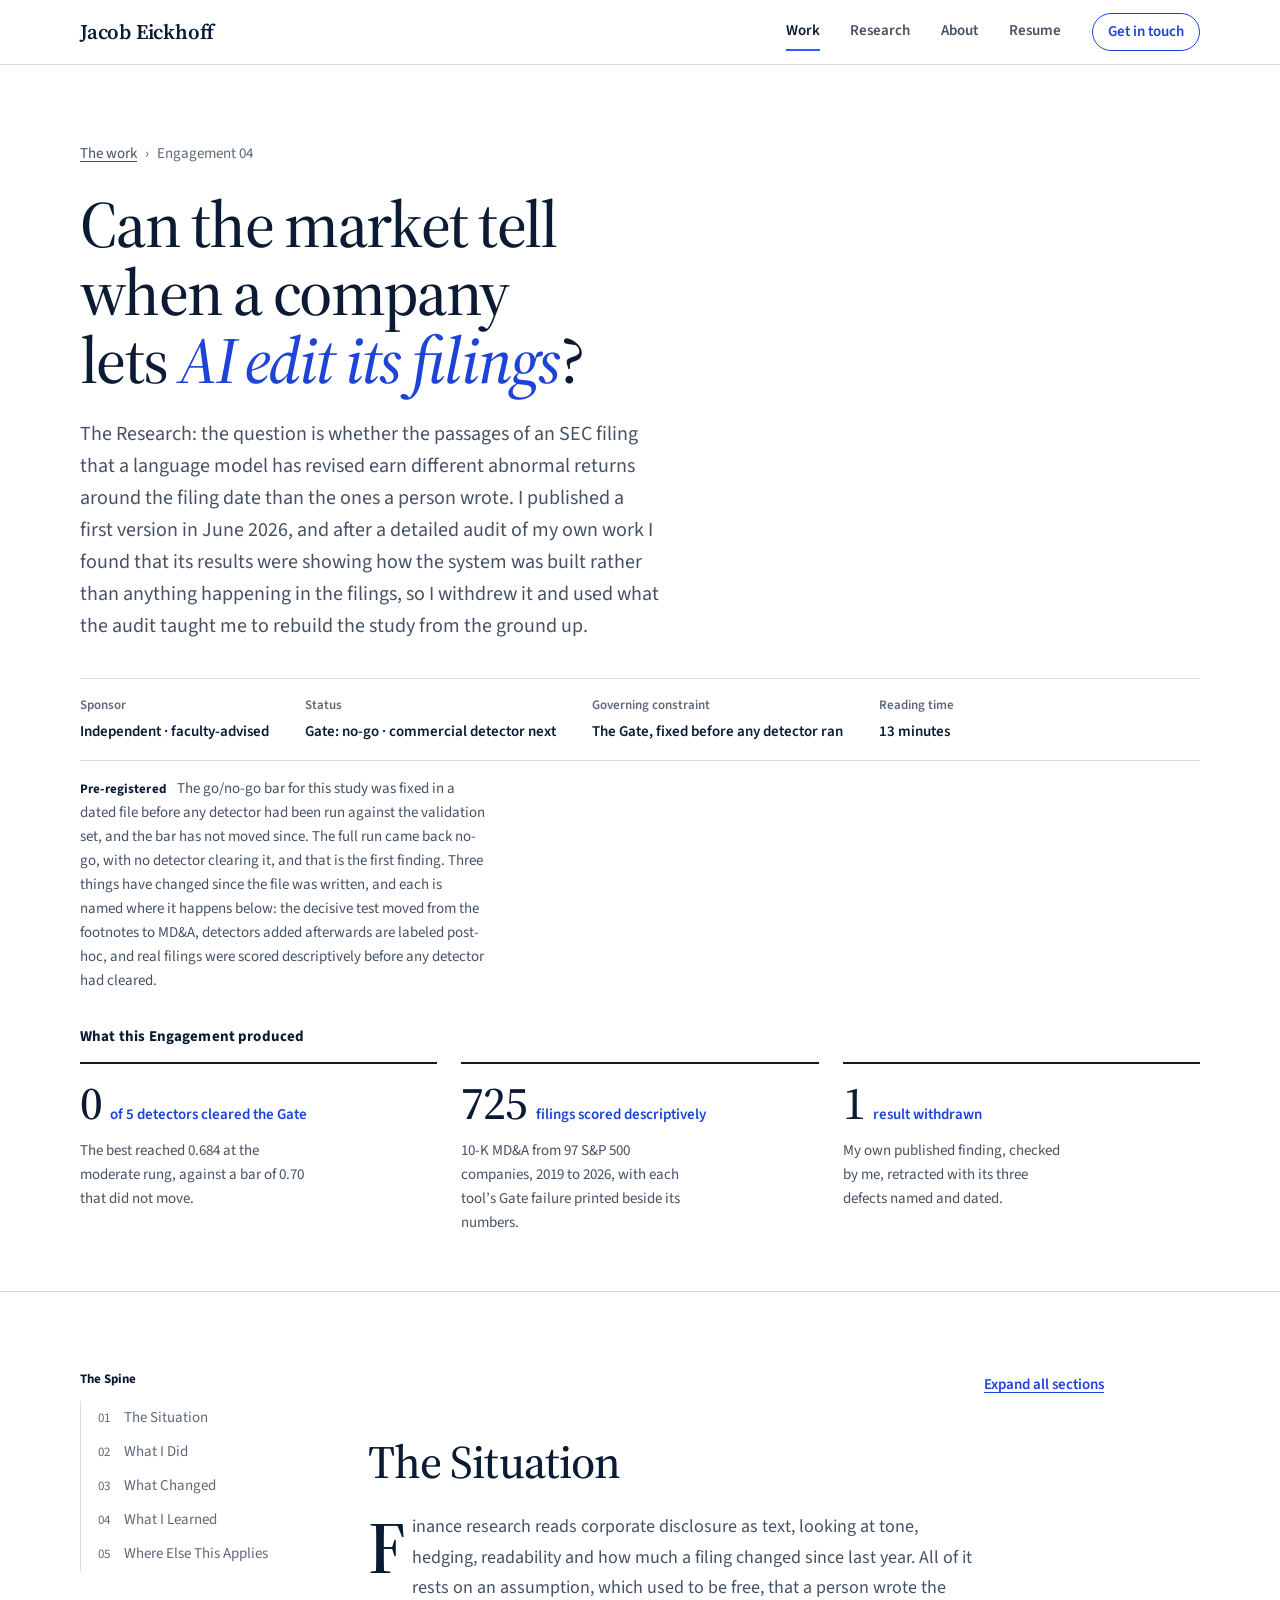
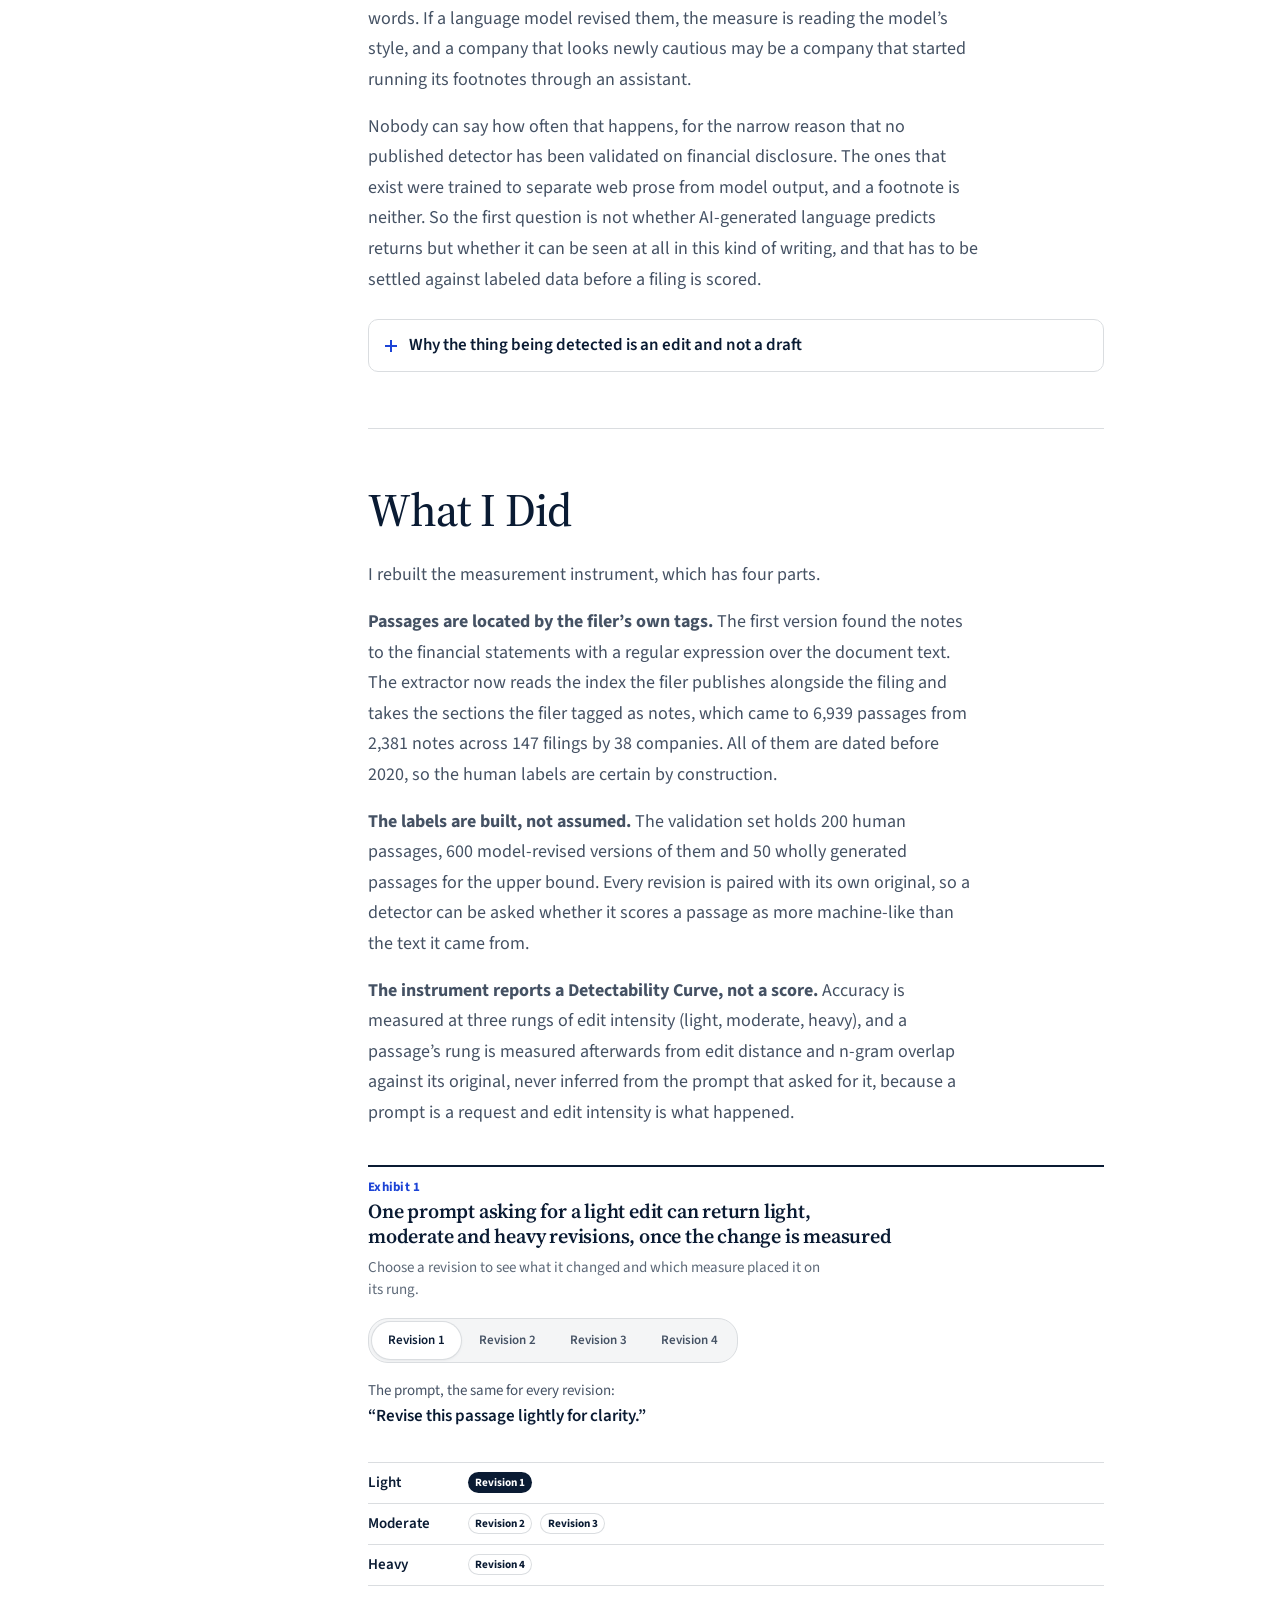
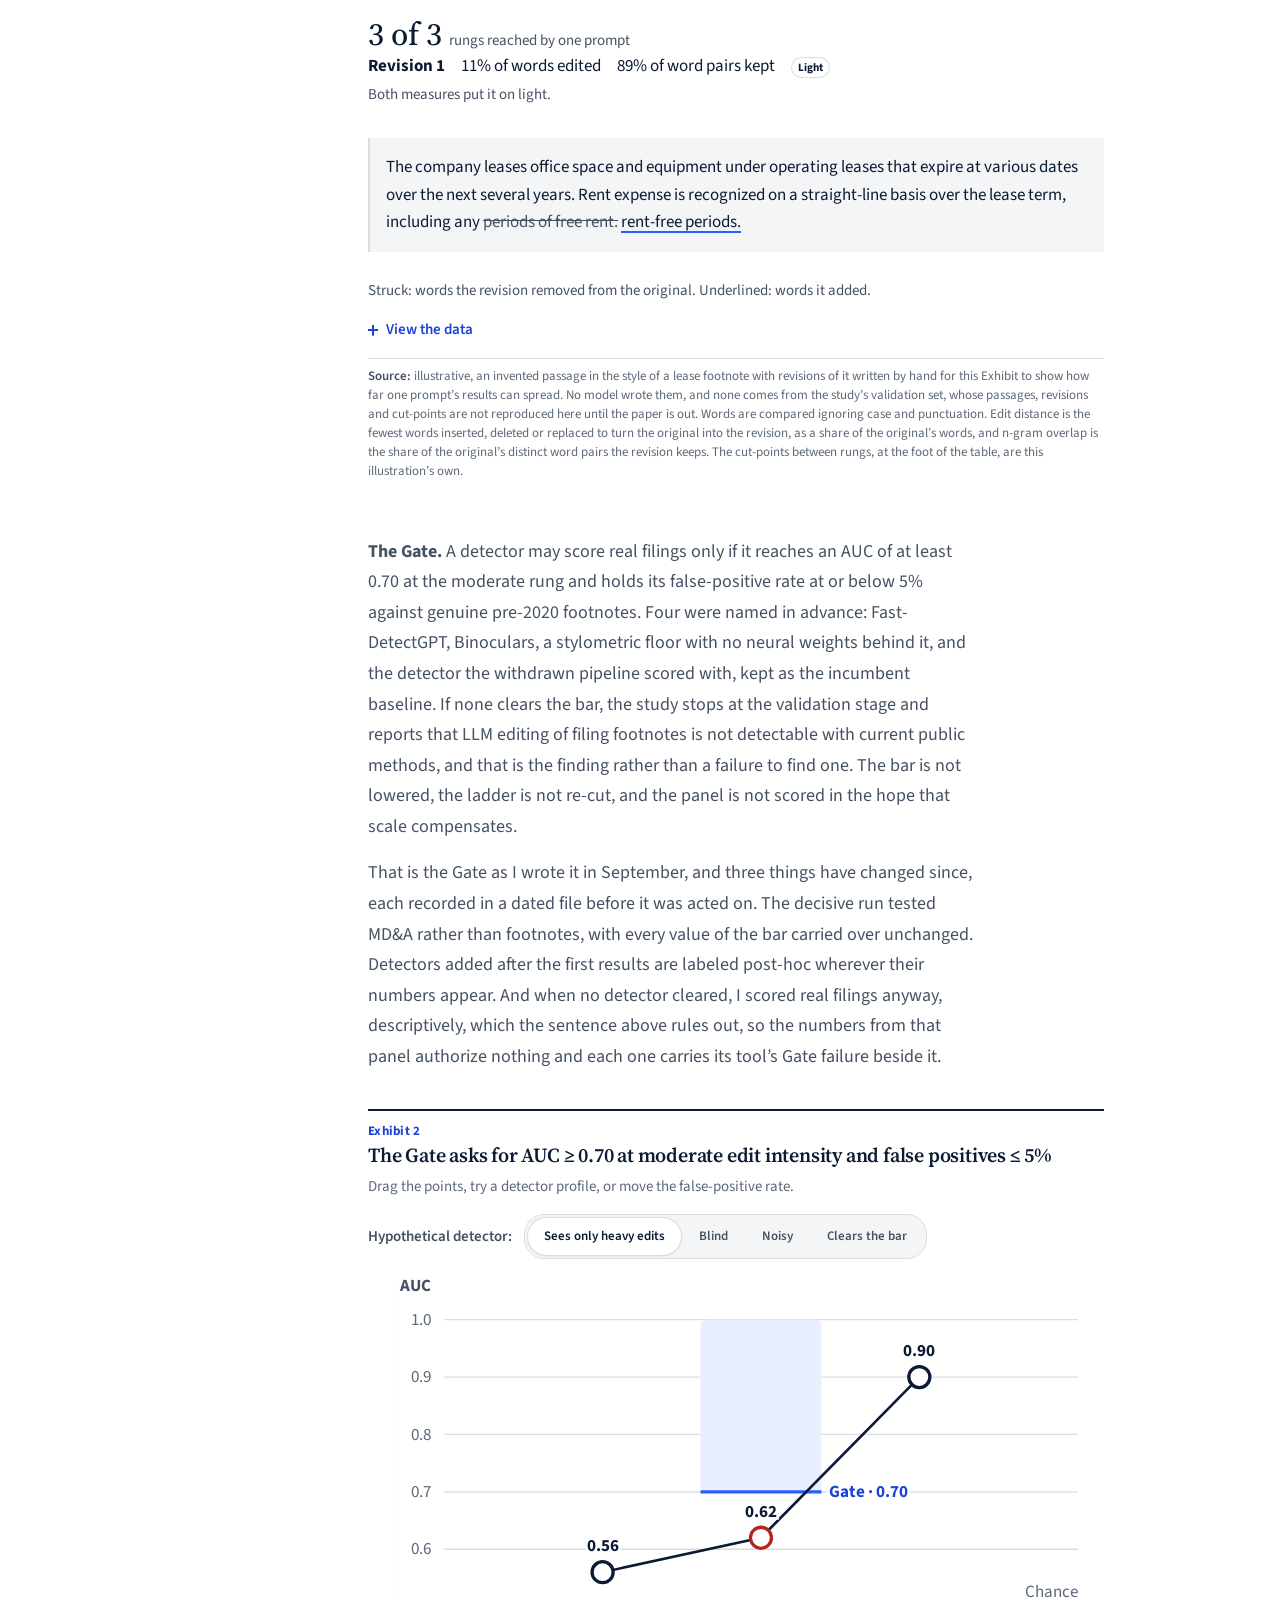
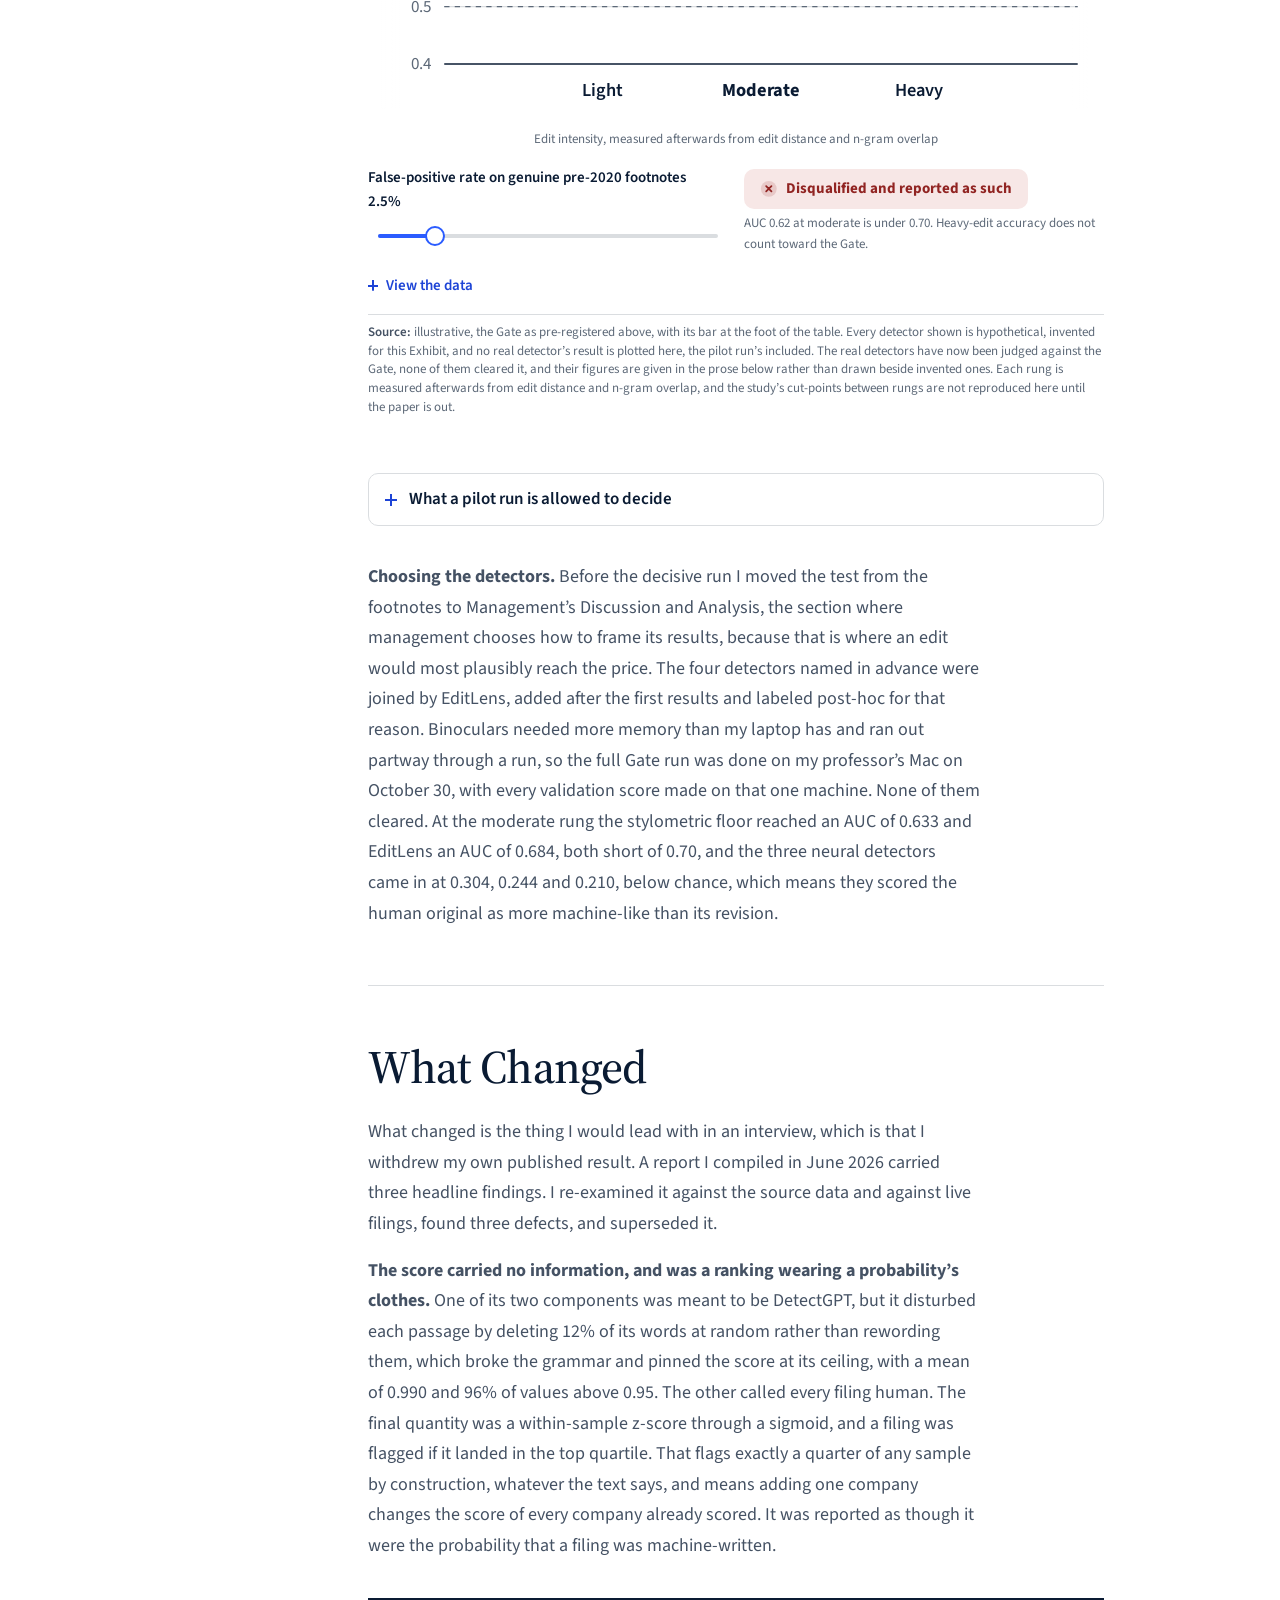
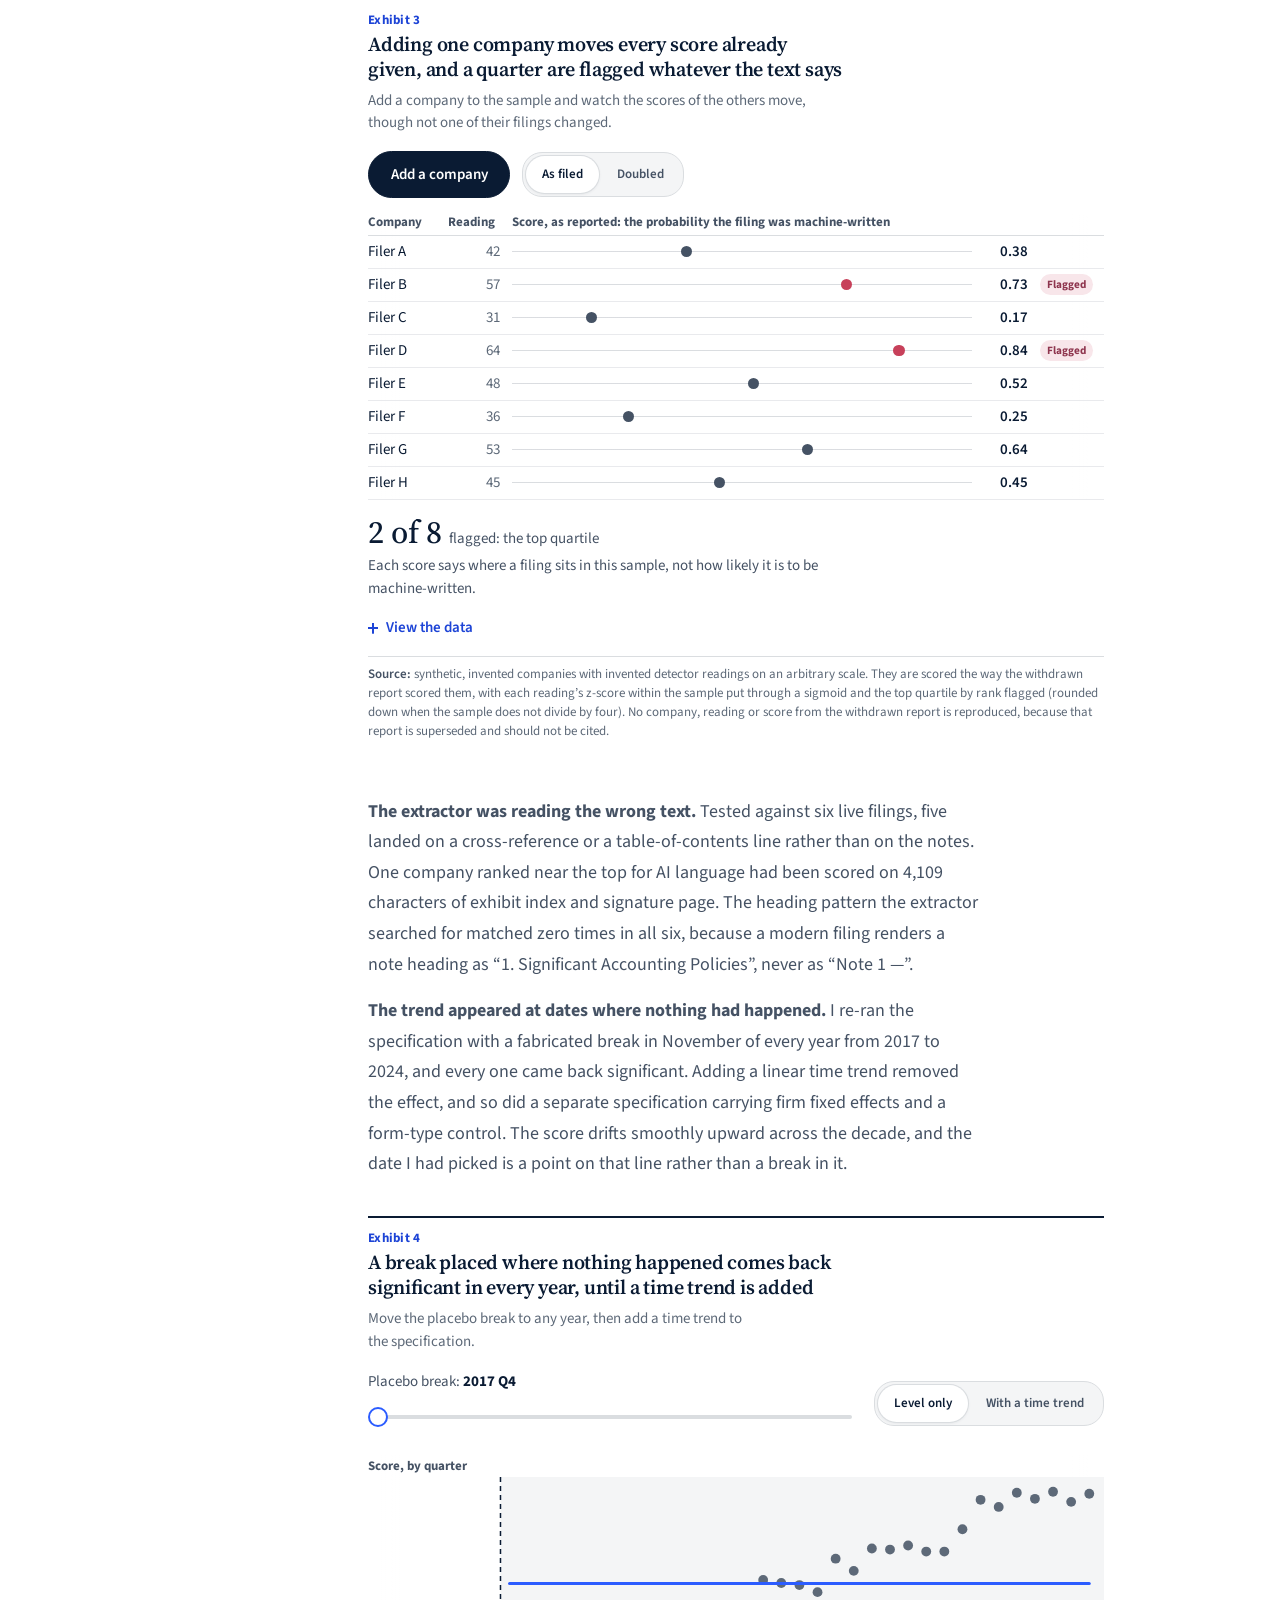
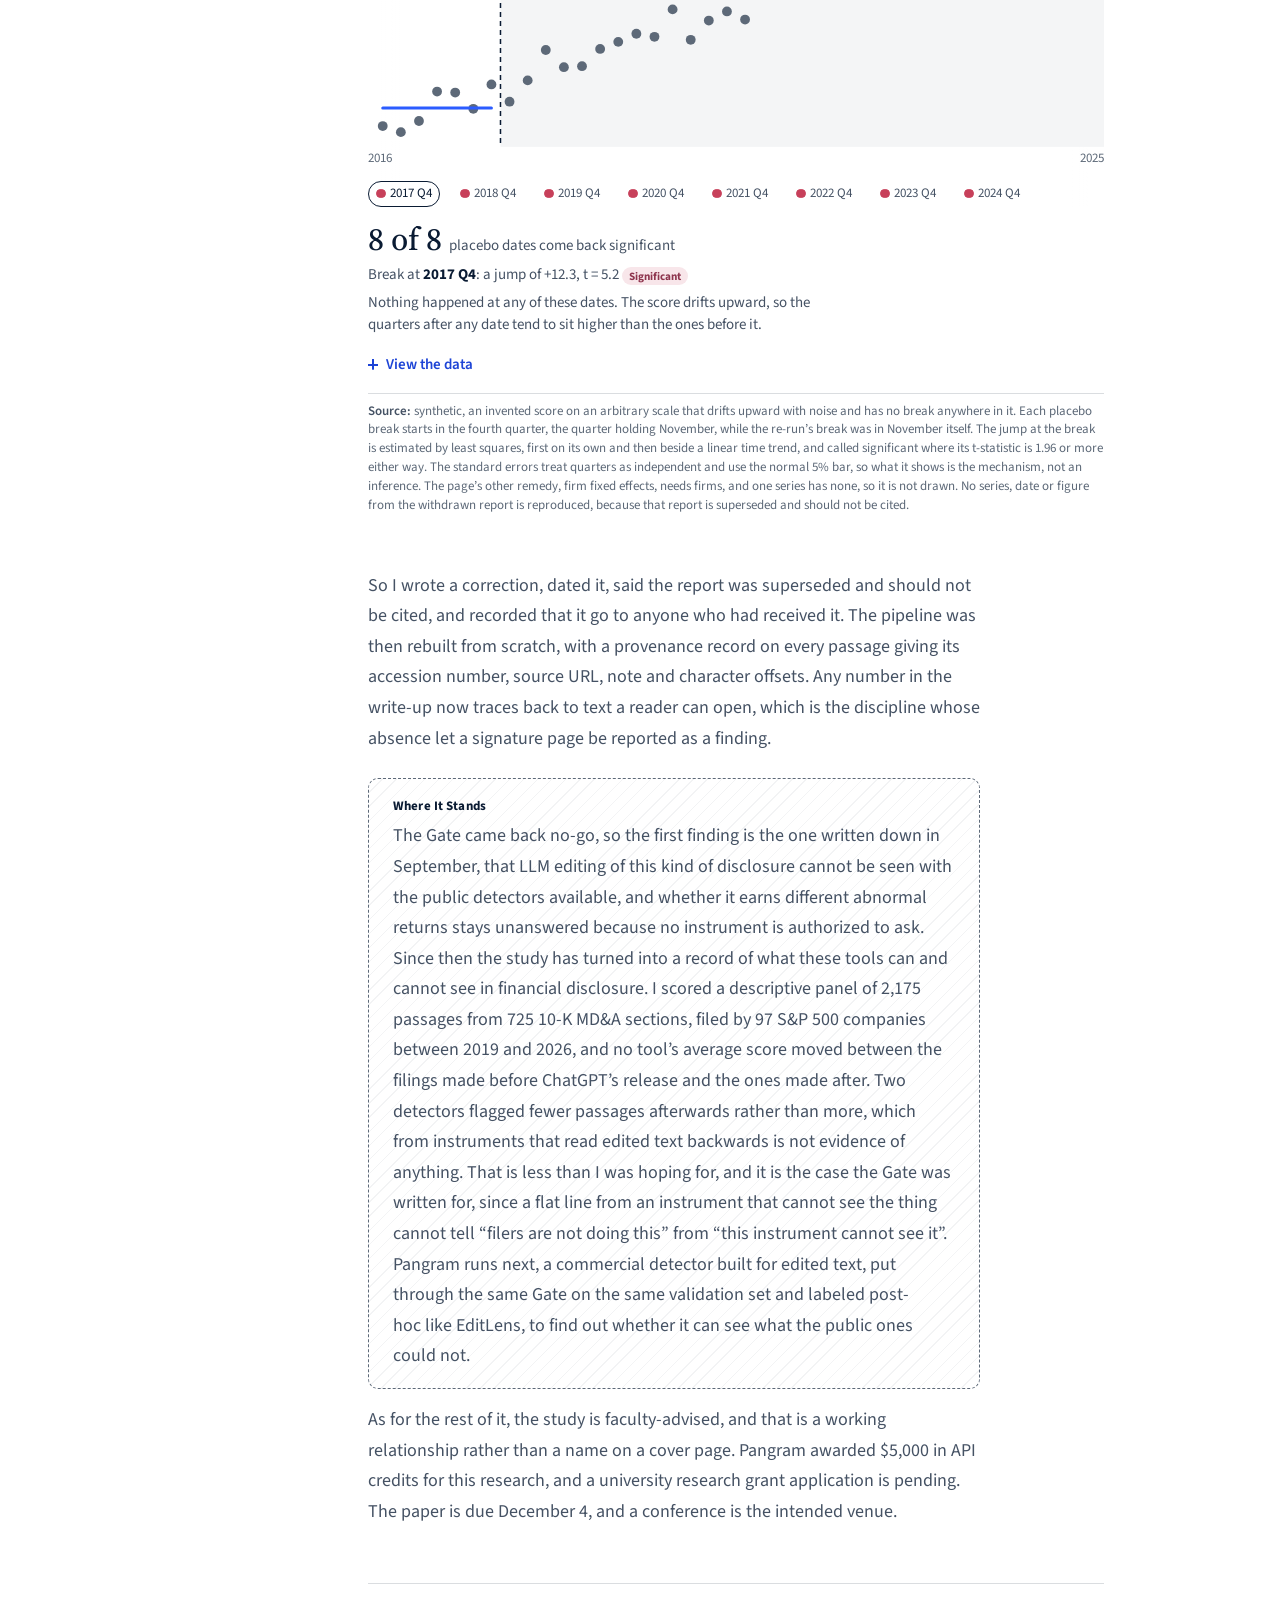
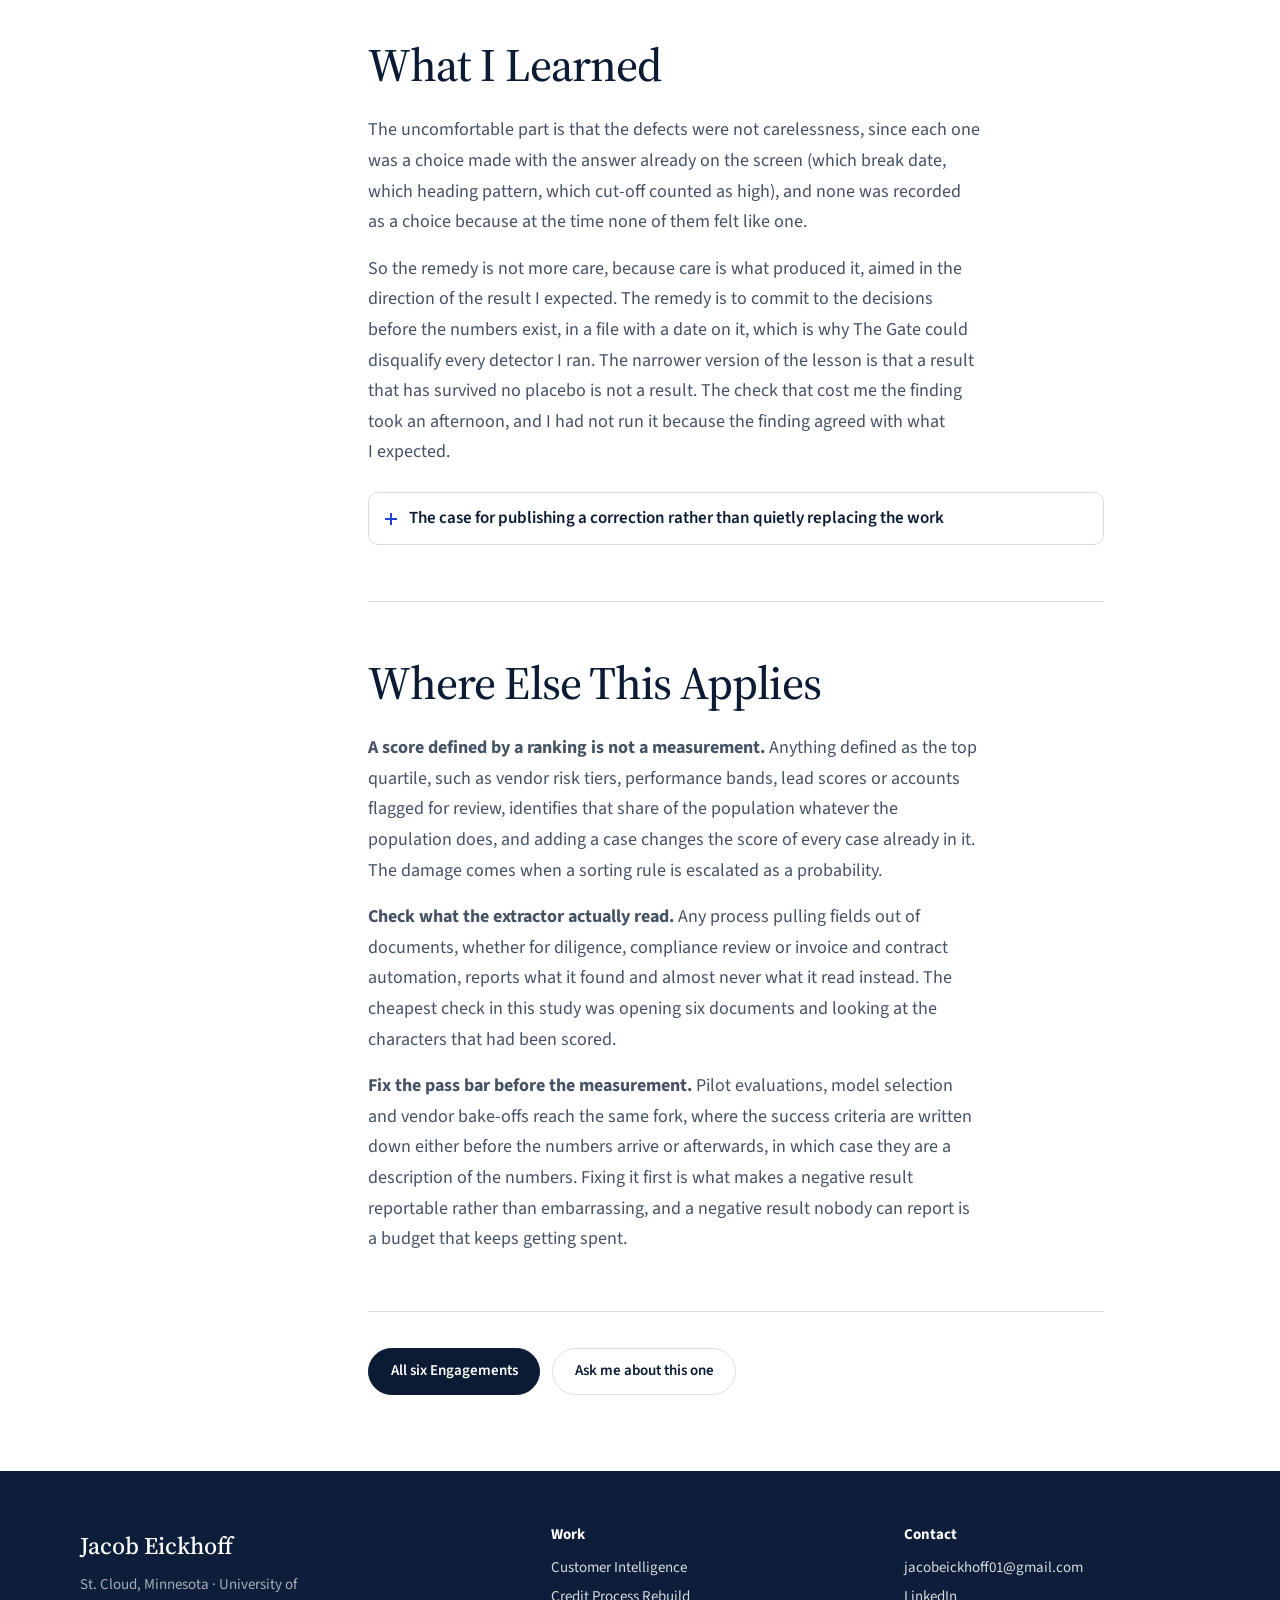
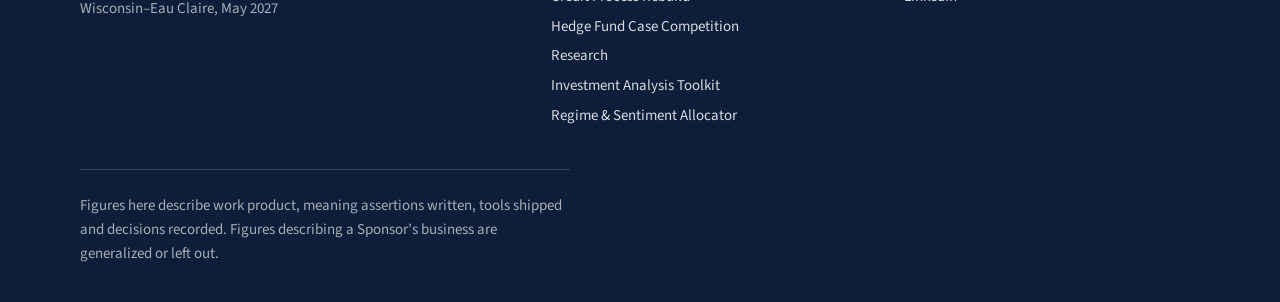
<file: work/the-research/index.html>
<!DOCTYPE html>
<html lang="en">
<head>
<meta charset="utf-8">
<meta name="viewport" content="width=device-width, initial-scale=1">
<title>The Research — Engagement 04 — Jacob Eickhoff</title>
<meta name="description" content="A faculty-advised study of whether AI-edited language in SEC filings earns different abnormal returns, rebuilt after I withdrew my own published result, where the pass bar fixed in advance came back no-go for every public detector.">
<!-- ABOVE THE STYLESHEETS, AND NOT DEFERRED. Both halves matter.
     Not deferred: this script turns the hiding rules on and has to do that before first paint.
     Above them: a classic <script src> cannot execute until every stylesheet BEFORE it has
     loaded, because it might ask for a computed style - so below the Google Fonts link, a slow
     or unreachable CDN blocks this script, which blocks the parser, and the reader gets a blank
     page until a third party answers. Here, the page renders immediately in the fallback face
     and the webfont swaps in when it arrives. See the header of motion.js. -->
<script src="/assets/js/motion.js"></script>
<!-- Deferred: it draws each Exhibit from its data table once the page has parsed, and the page is
     complete without it. Above the stylesheets for the reason given for motion.js. -->
<script src="/assets/js/exhibit.js" defer></script>
<link rel="preconnect" href="https://fonts.googleapis.com">
<link rel="preconnect" href="https://fonts.gstatic.com" crossorigin>
<link rel="stylesheet" href="https://fonts.googleapis.com/css2?family=Source+Serif+4:ital,opsz,wght@0,8..60,400;0,8..60,500;0,8..60,600;1,8..60,500;1,8..60,600&amp;family=Source+Sans+3:wght@400;600;700&amp;display=swap">
<link rel="stylesheet" href="/assets/css/site.css">
<link rel="icon" href="/assets/img/favicon.svg" type="image/svg+xml">
</head>
<body>
<!-- chrome:nav -->
  <a class="skip-link" href="#main">Skip to content</a>
  <header class="site-header">
    <div class="wrap site-header__inner">
      <a class="brand" href="/">Jacob Eickhoff</a>
      <nav class="nav" aria-label="Primary">
        <ul class="nav__list">
          <li><a class="nav__link is-current" href="/work/" aria-current="true">Work</a></li>
          <li><a class="nav__link" href="/research/">Research</a></li>
          <li><a class="nav__link" href="/about/">About</a></li>
          <li><a class="nav__link" href="/resume/">Resume</a></li>
          <li><a class="nav__link nav__cta" href="/contact/">Get in touch</a></li>
        </ul>
      </nav>
    </div>
  </header>
<!-- /chrome:nav -->

<main id="main">

  <section class="case-head">
    <div class="wrap">
      <nav class="crumb" aria-label="Breadcrumb">
        <a class="crumb__link" href="/work/">The work</a>
        <span class="crumb__sep" aria-hidden="true">&rsaquo;</span>
        <span class="crumb__here">Engagement 04</span>
      </nav>
      <h1 class="case-head__title">Can the market tell when a company lets <em>AI edit its
        filings</em>?</h1>
      <p class="case-head__lede">The Research: the question is whether the passages of an SEC filing that a
        language model has revised earn different abnormal returns around the filing date than the
        ones a person wrote. I published a first version in June 2026, and after a detailed audit of
        my own work I found that its results were showing how the system was built rather than
        anything happening in the filings, so I withdrew it and used what the audit taught me to
        rebuild the study from the ground up.</p>
      <dl class="case-meta">
        <div><dt>Sponsor</dt><dd>Independent &middot; faculty-advised</dd></div>
        <div><dt>Status</dt><dd>Gate: no-go &middot; commercial detector next</dd></div>
        <div><dt>Governing constraint</dt><dd>The Gate, fixed before any detector ran</dd></div>
        <div><dt>Reading time</dt><dd>13 minutes</dd></div>
      </dl>
      <p class="case-head__status"><span class="case-head__flag">Pre-registered</span> The go/no-go
        bar for this study was fixed in a dated file before any detector had been run against the
        validation set, and the bar has not moved since. The full run came back no-go, with no
        detector clearing it, and that is the first finding. Three things have changed since the
        file was written, and each is named where it happens below: the decisive test moved from
        the footnotes to MD&amp;A, detectors added afterwards are labeled post-hoc, and real filings
        were scored descriptively before any detector had cleared.</p>
    </div>
  </section>

  <section class="stats stats--row" aria-labelledby="stats-heading">
    <div class="wrap">
      <h2 class="eyebrow" id="stats-heading">What this Engagement produced</h2>
      <ul class="stats__list">
        <li class="stat reveal">
          <p class="stat__figure">
            <span class="stat__value" data-stat-final="0">0</span>
            <span class="stat__unit">of 5 detectors cleared the Gate</span>
          </p>
          <span class="stat__label">The best reached 0.684 at the moderate rung, against a bar of
            0.70 that did not move.</span>
        </li>
        <li class="stat reveal">
          <p class="stat__figure">
            <span class="stat__value" data-stat-final="725">725</span>
            <span class="stat__unit">filings scored descriptively</span>
          </p>
          <span class="stat__label">10-K MD&amp;A from 97 S&amp;P 500 companies, 2019 to 2026, with
            each tool&rsquo;s Gate failure printed beside its numbers.</span>
        </li>
        <li class="stat reveal">
          <p class="stat__figure">
            <span class="stat__value" data-stat-final="1">1</span>
            <span class="stat__unit">result withdrawn</span>
          </p>
          <span class="stat__label">My own published finding, checked by me, retracted with its
            three defects named and dated.</span>
        </li>
      </ul>
    </div>
  </section>

  <div class="case-body">
    <div class="wrap case-body__grid">
      <nav class="toc" aria-label="The Spine" data-spine-toc>
        <p class="toc__title">The Spine</p>
        <ol class="toc__list">
          <li><a class="toc__link" href="#the-situation">The Situation</a></li>
          <li><a class="toc__link" href="#what-i-did">What I Did</a></li>
          <li><a class="toc__link" href="#what-changed">What Changed</a></li>
          <li><a class="toc__link" href="#what-i-learned">What I Learned</a></li>
          <li><a class="toc__link" href="#where-else-this-applies">Where Else This Applies</a></li>
        </ol>
      </nav>
      <div class="case-body__prose">

          <p class="case-body__tools">
            <button class="expand-all" type="button" data-expand-all hidden>Expand all sections</button>
          </p>

          <section class="spine" id="the-situation">
            <h2 class="spine__title">The Situation</h2>
            <p>Finance research reads corporate disclosure as text, looking at tone, hedging, readability
              and how much a filing changed since last year. All of it rests on an assumption, which
              used to be free, that a person wrote the words. If a language model revised them, the measure is
              reading the model&rsquo;s style, and a company that looks newly cautious may be a company
              that started running its footnotes through an assistant.</p>
            <p>Nobody can say how often that happens, for the narrow reason that no published detector
              has been validated on financial disclosure. The ones that exist were trained to separate web
              prose from model output, and a footnote is neither. So the first question is not whether
              AI-generated language predicts returns but whether it can be seen at all in this kind
              of writing, and that has to be settled against labeled data before a filing is scored.</p>
            <details class="disclosure">
              <summary class="disclosure__summary">Why the thing being detected is an edit and not a
                draft</summary>
              <div class="disclosure__body">
                <p>An issuer does not hand a model a blank page and file what comes back. What a drafter
                  plausibly does is write the paragraph and ask for it to be tightened with the facts
                  kept, so the positive class here is a human passage a model revised rather than one a
                  model produced from nothing. So on this page and in the study, AI-generated language
                  means an edit, not a draft. Wholly generated text is kept only as an upper bound, because a
                  detector that cannot separate that from human writing is blind, and a null result from
                  a blind instrument says nothing.</p>
              </div>
            </details>
          </section>

          <section class="spine" id="what-i-did">
            <h2 class="spine__title">What I Did</h2>
            <p>I rebuilt the measurement instrument, which has four parts.</p>
            <p><strong>Passages are located by the filer&rsquo;s own tags.</strong> The first version
              found the notes to the financial statements with a regular expression over the document
              text. The extractor now reads the index the filer publishes alongside the filing and takes
              the sections the filer tagged as notes, which came to 6,939 passages from 2,381 notes across
              147 filings by 38 companies. All of them are dated before 2020, so the human labels are
              certain by construction.</p>
            <p><strong>The labels are built, not assumed.</strong> The validation set holds 200 human
              passages, 600 model-revised versions of them and 50 wholly generated passages for the upper
              bound.
              Every revision is paired with its own original, so a detector can be asked whether it
              scores a passage as more machine-like than the text it came from.</p>
            <p><strong>The instrument reports a Detectability Curve, not a score.</strong> Accuracy is
              measured at three rungs of edit intensity (light, moderate, heavy), and a passage&rsquo;s
              rung is measured afterwards from edit distance and n-gram overlap against its original,
              never inferred from the prompt that asked for it, because a prompt is a request and edit
              intensity is what happened.</p>
            <figure class="exhibit" id="exhibit-prompt-vs-intensity" data-exhibit="edit-intensity"
                    data-provenance="illustrative">
              <div class="exhibit__head">
                <h3 class="exhibit__title"><span class="exhibit__label">Exhibit 1</span> One prompt
                  asking for a light edit can return light, moderate and heavy revisions, once the
                  change is measured</h3>
                <p class="exhibit__instruction">Choose a revision to see what it changed and which
                  measure placed it on its rung.</p>
              </div>
              <div class="exhibit__stage" data-stage></div>
              <details class="exhibit__data">
                <summary class="exhibit__data-toggle">View the data</summary>
                <div class="exhibit__table">
                  <table>
                    <caption>An invented footnote passage and revisions of it written by hand, as one
                      prompt might return them, with the cut-points that place each on a rung at the
                      foot</caption>
                    <thead>
                      <tr><th scope="col">Passage</th><th scope="col">Text</th><th scope="col">Prompt</th></tr>
                    </thead>
                    <tbody>
                      <tr><th scope="row">Original</th><td>The company leases office space and equipment
                        under operating leases that expire at various dates over the next several
                        years. Rent expense is recognized on a straight-line basis over the lease term,
                        including any periods of free rent.</td><td>&mdash;</td></tr>
                      <tr><th scope="row">Revision 1</th><td>The company leases office space and
                        equipment under operating leases that expire at various dates over the next
                        several years. Rent expense is recognized on a straight-line basis over the
                        lease term, including any rent-free periods.</td><td>Revise this passage
                        lightly for clarity.</td></tr>
                      <tr><th scope="row">Revision 2</th><td>The company rents office space and
                        equipment under operating leases that end at different dates over the coming
                        several years. Rent cost is recognized on a straight-line basis across the
                        lease period, including any periods of free rent.</td><td>Revise this passage
                        lightly for clarity.</td></tr>
                      <tr><th scope="row">Revision 3</th><td>The company leases office space and
                        equipment under operating leases that expire at various dates over the next
                        several years. Rent expense, including any periods of free rent, is recognized
                        on a straight-line basis over the lease term.</td><td>Revise this passage
                        lightly for clarity.</td></tr>
                      <tr><th scope="row">Revision 4</th><td>Our offices and equipment are held on
                        operating leases that end at different points in the coming years. We spread
                        the rent evenly across each lease, free months included.</td><td>Revise this
                        passage lightly for clarity.</td></tr>
                    </tbody>
                    <tfoot>
                      <tr><th scope="col">Rung</th><th scope="col" colspan="2">Where a revision&rsquo;s
                        measures place it</th></tr>
                      <tr><th scope="row">Light</th><td colspan="2">At most 20% of words edited and at
                        least 70% of word pairs kept</td></tr>
                      <tr><th scope="row">Moderate</th><td colspan="2">Neither light nor heavy</td></tr>
                      <tr><th scope="row">Heavy</th><td colspan="2">More than 50% of words edited or
                        fewer than 40% of word pairs kept</td></tr>
                    </tfoot>
                  </table>
                </div>
              </details>
              <figcaption class="exhibit__source"><b>Source:</b> illustrative, an invented passage in
                the style of a lease footnote with revisions of it written by hand for this Exhibit to
                show how far one prompt&rsquo;s results can spread. No model wrote them, and none comes
                from the study&rsquo;s validation set, whose passages, revisions and cut-points are not
                reproduced here until the paper is out. Words are compared ignoring
                case and punctuation. Edit distance is the
                fewest words inserted, deleted or replaced to turn the original into the revision, as a
                share of the original&rsquo;s words, and n-gram overlap is the share of the original&rsquo;s
                distinct word pairs the revision keeps. The cut-points between rungs, at the foot of
                the table, are this illustration&rsquo;s own.</figcaption>
            </figure>
            <p><strong>The Gate.</strong> A detector may score real filings only if it reaches an AUC of
              at least 0.70 at the moderate rung and holds its false-positive rate at or below 5%
              against genuine pre-2020 footnotes. Four were named in advance: Fast-DetectGPT, Binoculars, a
              stylometric floor with no neural weights behind it, and the detector the withdrawn
              pipeline scored with, kept as the incumbent baseline. If none clears the bar, the study
              stops at the validation stage and reports that LLM editing of filing footnotes is not
              detectable with current public methods, and that is the finding rather than a failure to
              find one. The bar is not lowered, the ladder is not re-cut, and the panel is not scored in
              the hope that scale compensates.</p>
            <p>That is the Gate as I wrote it in September, and three things have changed since, each
              recorded in a dated file before it was acted on. The decisive run tested MD&amp;A rather
              than footnotes, with every value of the bar carried over unchanged. Detectors added after
              the first results are labeled post-hoc wherever their numbers appear. And when no
              detector cleared, I scored real filings anyway, descriptively, which the sentence above
              rules out, so the numbers from that panel authorize nothing and each one carries its
              tool&rsquo;s Gate failure beside it.</p>
            <figure class="exhibit" id="exhibit-the-gate" data-exhibit="gate"
                    data-provenance="illustrative">
              <div class="exhibit__head">
                <h3 class="exhibit__title"><span class="exhibit__label">Exhibit 2</span> The Gate asks for
                  AUC &ge; 0.70 at moderate edit intensity and false positives &le; 5%</h3>
                <p class="exhibit__instruction">Drag the points, try a detector profile, or move the
                  false-positive rate.</p>
              </div>
              <div class="exhibit__stage" data-stage></div>
              <details class="exhibit__data">
                <summary class="exhibit__data-toggle">View the data</summary>
                <div class="exhibit__table">
                  <table>
                    <caption>Four hypothetical detector profiles, each with an AUC at every rung of edit intensity and a false-positive rate, and at the foot the Gate they are judged against</caption>
                    <thead>
                      <tr><th scope="col">Hypothetical detector</th><th scope="col">AUC at the light rung</th><th scope="col">AUC at the moderate rung</th><th scope="col">AUC at the heavy rung</th><th scope="col">False-positive rate on genuine pre-2020 footnotes</th></tr>
                    </thead>
                    <tbody>
                      <tr><th scope="row">Sees only heavy edits</th><td>0.56</td><td>0.62</td><td>0.90</td><td>2.5%</td></tr>
                      <tr><th scope="row">Blind</th><td>0.51</td><td>0.53</td><td>0.56</td><td>3.0%</td></tr>
                      <tr><th scope="row">Noisy</th><td>0.66</td><td>0.86</td><td>0.90</td><td>8.0%</td></tr>
                      <tr><th scope="row">Clears the bar</th><td>0.67</td><td>0.76</td><td>0.90</td><td>3.5%</td></tr>
                    </tbody>
                    <tfoot>
                      <tr><th scope="col">The Gate</th><th scope="col" colspan="4">What a detector must show before it may score a real filing</th></tr>
                      <tr><th scope="row">AUC at the moderate rung</th><td colspan="4">At least 0.70</td></tr>
                      <tr><th scope="row">False-positive rate on genuine pre-2020 footnotes</th><td colspan="4">At most 5%</td></tr>
                    </tfoot>
                  </table>
                </div>
              </details>
              <figcaption class="exhibit__source"><b>Source:</b> illustrative, the Gate as
                pre-registered above, with its bar at the foot of the table. Every detector shown is
                hypothetical, invented for this Exhibit, and no real detector&rsquo;s result is plotted
                here, the pilot run&rsquo;s included. The real detectors have now been judged against the
                Gate, none of them cleared it, and their figures are given in the prose below rather
                than drawn beside invented ones. Each rung is measured afterwards from edit distance and
                n-gram overlap, and the study&rsquo;s cut-points between rungs are not reproduced here
                until the paper is out.</figcaption>
            </figure>
            <details class="disclosure">
              <summary class="disclosure__summary">What a pilot run is allowed to decide</summary>
              <div class="disclosure__body">
                <p>Before paying for a strong model to write the edited passages, I ran the pipeline end
                  to end against revisions written by Llama 3.1 8B on my own machine. Against that
                  generator the stylometric floor separated revisions from their own originals at an AUC
                  of 0.781 at the moderate rung, rising at every rung and surviving where the revision
                  lost no length at all. The two neural detectors sat at or below chance on its edited
                  text but did better against wholly generated text, one of them almost
                  perfectly.</p>
                <p>The run file says on its first line that none of that is a result, since an 8B model
                  has a strong stylistic signature, a stylometric index measures exactly that, and the pilot
                  may therefore be detecting one model rather than detecting editing. I wrote that
                  down before the paid run rather than after. The one thing it decided is that the paid
                  run is worth making.</p>
              </div>
            </details>
            <p><strong>Choosing the detectors.</strong> Before the decisive run I moved the test from
              the footnotes to Management&rsquo;s Discussion and Analysis, the section where management
              chooses how to frame its results, because that is where an edit would most plausibly
              reach the price. The four detectors named in advance were joined by EditLens, added
              after the first results and labeled post-hoc for that reason. Binoculars needed more
              memory than my laptop has and ran out partway through a run, so the full Gate run was
              done on my professor&rsquo;s Mac on October 30, with every validation score made on that
              one machine. None of them cleared. At the moderate rung the stylometric floor reached an
              AUC of 0.633 and EditLens an AUC of 0.684, both short of 0.70, and the three neural
              detectors came in at 0.304, 0.244 and 0.210, below chance, which means they scored the
              human original as more machine-like than its revision.</p>
          </section>

          <section class="spine" id="what-changed">
            <h2 class="spine__title">What Changed</h2>
            <p>What changed is the thing I would lead with in an interview, which is that I withdrew my own
              published result. A report I compiled in June 2026 carried three headline findings. I re-examined it
              against the source data and against live filings, found three defects, and superseded
              it.</p>
            <p><strong>The score carried no information, and was a ranking wearing a probability&rsquo;s
              clothes.</strong> One of its two components was meant to be DetectGPT, but it disturbed
              each passage by deleting 12% of its words at random rather than rewording them, which
              broke the grammar and pinned the score at its ceiling, with a mean of 0.990 and 96% of
              values above 0.95. The other called every filing human. The final
              quantity was a within-sample z-score through a sigmoid, and a filing was flagged if it
              landed in the top quartile. That flags exactly a quarter of any sample by
              construction, whatever the text says, and means adding one company changes the score of
              every company already scored. It was reported as though it were the probability that a
              filing was machine-written.</p>
            <figure class="exhibit" id="exhibit-ranking-not-probability" data-exhibit="ranking"
                    data-provenance="synthetic">
              <div class="exhibit__head">
                <h3 class="exhibit__title"><span class="exhibit__label">Exhibit 3</span> Adding one
                  company moves every score already given, and a quarter are flagged whatever the text
                  says</h3>
                <p class="exhibit__instruction">Add a company to the sample and watch the scores of the
                  others move, though not one of their filings changed.</p>
              </div>
              <div class="exhibit__stage" data-stage></div>
              <details class="exhibit__data">
                <summary class="exhibit__data-toggle">View the data</summary>
                <div class="exhibit__table">
                  <table>
                    <caption>Synthetic companies and the detector reading each one&rsquo;s filing
                      received, in the order they join the sample</caption>
                    <thead>
                      <tr><th scope="col">Company</th><th scope="col">Reading</th><th scope="col">Joins the sample</th></tr>
                    </thead>
                    <tbody>
                      <tr><th scope="row">Filer A</th><td>42</td><td>At the start</td></tr>
                      <tr><th scope="row">Filer B</th><td>57</td><td>At the start</td></tr>
                      <tr><th scope="row">Filer C</th><td>31</td><td>At the start</td></tr>
                      <tr><th scope="row">Filer D</th><td>64</td><td>At the start</td></tr>
                      <tr><th scope="row">Filer E</th><td>48</td><td>At the start</td></tr>
                      <tr><th scope="row">Filer F</th><td>36</td><td>At the start</td></tr>
                      <tr><th scope="row">Filer G</th><td>53</td><td>At the start</td></tr>
                      <tr><th scope="row">Filer H</th><td>45</td><td>At the start</td></tr>
                      <tr><th scope="row">Filer I</th><td>88</td><td>Added</td></tr>
                      <tr><th scope="row">Filer J</th><td>22</td><td>Added</td></tr>
                      <tr><th scope="row">Filer K</th><td>71</td><td>Added</td></tr>
                      <tr><th scope="row">Filer L</th><td>80</td><td>Added</td></tr>
                    </tbody>
                  </table>
                </div>
              </details>
              <figcaption class="exhibit__source"><b>Source:</b> synthetic, invented companies
                with invented detector readings on an arbitrary scale. They are scored the way the
                withdrawn report scored them, with each reading&rsquo;s z-score within the sample put
                through a sigmoid and the top quartile by rank flagged (rounded down when the sample does not
                divide by four). No company, reading or score from the withdrawn report is reproduced,
                because that report is superseded and should not be cited.</figcaption>
            </figure>
            <p><strong>The extractor was reading the wrong text.</strong> Tested against six live
              filings, five landed on a cross-reference or a table-of-contents line rather than on the
              notes. One company ranked near the top for AI language had been scored on 4,109 characters
              of exhibit index and signature page. The heading pattern the extractor searched for
              matched zero times in all six, because a modern filing renders a note heading as &ldquo;1.
              Significant Accounting Policies&rdquo;, never as &ldquo;Note 1 &mdash;&rdquo;.</p>
            <p><strong>The trend appeared at dates where nothing had happened.</strong> I re-ran the
              specification with a fabricated break in November of every year from 2017 to 2024, and
              every one came back significant. Adding a linear time trend removed the effect, and so
              did a separate specification carrying firm fixed effects and a form-type control. The
              score drifts smoothly upward
              across the decade, and the date I had picked is a point on that line rather than a break
              in it.</p>
            <figure class="exhibit" id="exhibit-placebo-breaks" data-exhibit="placebo-break"
                    data-provenance="synthetic">
              <div class="exhibit__head">
                <h3 class="exhibit__title"><span class="exhibit__label">Exhibit 4</span> A break placed
                  where nothing happened comes back significant in every year, until a time trend is
                  added</h3>
                <p class="exhibit__instruction">Move the placebo break to any year, then add a time
                  trend to the specification.</p>
              </div>
              <div class="exhibit__stage" data-stage></div>
              <details class="exhibit__data">
                <summary class="exhibit__data-toggle">View the data</summary>
                <div class="exhibit__table">
                  <table>
                    <caption>A synthetic score by quarter, and the quarters where a placebo break was
                      tested</caption>
                    <thead>
                      <tr><th scope="col">Quarter</th><th scope="col">Score</th><th scope="col">Placebo break</th></tr>
                    </thead>
                    <tbody>
                      <tr><th scope="row">2016 Q1</th><td>30.0</td><td>&mdash;</td></tr>
                      <tr><th scope="row">2016 Q2</th><td>29.4</td><td>&mdash;</td></tr>
                      <tr><th scope="row">2016 Q3</th><td>30.5</td><td>&mdash;</td></tr>
                      <tr><th scope="row">2016 Q4</th><td>33.4</td><td>&mdash;</td></tr>
                      <tr><th scope="row">2017 Q1</th><td>33.3</td><td>&mdash;</td></tr>
                      <tr><th scope="row">2017 Q2</th><td>31.7</td><td>&mdash;</td></tr>
                      <tr><th scope="row">2017 Q3</th><td>34.1</td><td>&mdash;</td></tr>
                      <tr><th scope="row">2017 Q4</th><td>32.4</td><td>Tested</td></tr>
                      <tr><th scope="row">2018 Q1</th><td>34.5</td><td>&mdash;</td></tr>
                      <tr><th scope="row">2018 Q2</th><td>37.5</td><td>&mdash;</td></tr>
                      <tr><th scope="row">2018 Q3</th><td>35.8</td><td>&mdash;</td></tr>
                      <tr><th scope="row">2018 Q4</th><td>35.9</td><td>Tested</td></tr>
                      <tr><th scope="row">2019 Q1</th><td>37.6</td><td>&mdash;</td></tr>
                      <tr><th scope="row">2019 Q2</th><td>38.3</td><td>&mdash;</td></tr>
                      <tr><th scope="row">2019 Q3</th><td>39.1</td><td>&mdash;</td></tr>
                      <tr><th scope="row">2019 Q4</th><td>38.8</td><td>Tested</td></tr>
                      <tr><th scope="row">2020 Q1</th><td>41.5</td><td>&mdash;</td></tr>
                      <tr><th scope="row">2020 Q2</th><td>38.5</td><td>&mdash;</td></tr>
                      <tr><th scope="row">2020 Q3</th><td>40.4</td><td>&mdash;</td></tr>
                      <tr><th scope="row">2020 Q4</th><td>41.3</td><td>Tested</td></tr>
                      <tr><th scope="row">2021 Q1</th><td>40.5</td><td>&mdash;</td></tr>
                      <tr><th scope="row">2021 Q2</th><td>44.4</td><td>&mdash;</td></tr>
                      <tr><th scope="row">2021 Q3</th><td>44.1</td><td>&mdash;</td></tr>
                      <tr><th scope="row">2021 Q4</th><td>43.9</td><td>Tested</td></tr>
                      <tr><th scope="row">2022 Q1</th><td>43.2</td><td>&mdash;</td></tr>
                      <tr><th scope="row">2022 Q2</th><td>46.5</td><td>&mdash;</td></tr>
                      <tr><th scope="row">2022 Q3</th><td>45.3</td><td>&mdash;</td></tr>
                      <tr><th scope="row">2022 Q4</th><td>47.5</td><td>Tested</td></tr>
                      <tr><th scope="row">2023 Q1</th><td>47.4</td><td>&mdash;</td></tr>
                      <tr><th scope="row">2023 Q2</th><td>47.8</td><td>&mdash;</td></tr>
                      <tr><th scope="row">2023 Q3</th><td>47.2</td><td>&mdash;</td></tr>
                      <tr><th scope="row">2023 Q4</th><td>47.2</td><td>Tested</td></tr>
                      <tr><th scope="row">2024 Q1</th><td>49.4</td><td>&mdash;</td></tr>
                      <tr><th scope="row">2024 Q2</th><td>52.3</td><td>&mdash;</td></tr>
                      <tr><th scope="row">2024 Q3</th><td>51.6</td><td>&mdash;</td></tr>
                      <tr><th scope="row">2024 Q4</th><td>53.0</td><td>Tested</td></tr>
                      <tr><th scope="row">2025 Q1</th><td>52.4</td><td>&mdash;</td></tr>
                      <tr><th scope="row">2025 Q2</th><td>53.1</td><td>&mdash;</td></tr>
                      <tr><th scope="row">2025 Q3</th><td>52.1</td><td>&mdash;</td></tr>
                      <tr><th scope="row">2025 Q4</th><td>52.9</td><td>&mdash;</td></tr>
                    </tbody>
                  </table>
                </div>
              </details>
              <figcaption class="exhibit__source"><b>Source:</b> synthetic, an invented score on an
                arbitrary scale that drifts upward with noise and has no break anywhere in it. Each
                placebo break starts in the fourth quarter, the quarter holding November, while the re-run&rsquo;s
                break was in November itself. The jump at the break is estimated by least squares, first
                on its own and then beside a linear time trend, and called significant where its
                t-statistic is 1.96 or more either way. The standard errors treat quarters as independent
                and use the normal 5% bar, so what it shows is the mechanism, not an inference. The page&rsquo;s
                other remedy, firm fixed effects, needs firms, and one series has none, so it is not
                drawn. No series, date or figure from the withdrawn report is reproduced, because that
                report is superseded and should not be cited.</figcaption>
            </figure>
            <p>So I wrote a correction, dated it, said the report was superseded and should not be
              cited, and recorded that it go to anyone who had received it. The pipeline was then
              rebuilt from scratch, with a provenance record on every passage giving its accession
              number, source URL, note and character offsets. Any number in the write-up now traces back to text a
              reader can open, which is the discipline whose absence let a signature page be reported as
              a finding.</p>
            <p class="pending-result">
              <span class="pending-result__flag">Where It Stands</span>
              The Gate came back no-go, so the first finding is the one written down in September, that
              LLM editing of this kind of disclosure cannot be seen with the public detectors
              available, and whether it earns different abnormal returns stays unanswered because no
              instrument is authorized to ask. Since then the study has turned into a record of what
              these tools can and cannot see in financial disclosure. I scored a descriptive panel of
              2,175 passages from 725 10-K MD&amp;A sections, filed by 97 S&amp;P 500 companies between
              2019 and 2026, and no tool&rsquo;s average score moved between the filings made before
              ChatGPT&rsquo;s release and the ones made after. Two detectors flagged fewer passages
              afterwards rather than more, which from instruments that read edited text backwards is
              not evidence of anything. That is less than I was hoping for, and it is the case the Gate
              was written for, since a flat line from an instrument that cannot see the thing cannot
              tell &ldquo;filers are not doing this&rdquo; from &ldquo;this instrument cannot see
              it&rdquo;. Pangram runs next, a commercial detector built for edited text, put through the
              same Gate on the same validation set and labeled post-hoc like EditLens, to find out
              whether it can see what the public ones could not.
            </p>
            <p>As for the rest of it, the study is faculty-advised, and that is a working relationship
              rather than a name on a cover page. Pangram awarded $5,000 in API credits for this
              research, and a university research grant application is pending. The paper is due
              December 4, and a conference is the intended venue.</p>
          </section>

          <section class="spine" id="what-i-learned">
            <h2 class="spine__title">What I Learned</h2>
            <p>The uncomfortable part is that the defects were not carelessness, since each one was a
              choice made with the answer already on the screen (which break date, which heading pattern, which cut-off
              counted as high), and none was recorded as a choice
              because at the time none of them felt like one.</p>
            <p>So the remedy is not more care, because care is what produced it, aimed in the direction
              of the result I expected. The remedy is to commit to the decisions before the numbers
              exist, in a file with a date on it, which is why The Gate could disqualify every detector
              I ran. The narrower version of the lesson is that a result that has survived no placebo is not a
              result. The check that cost me the finding took an afternoon, and I had not run it because
              the finding agreed with what I expected.</p>
            <details class="disclosure">
              <summary class="disclosure__summary">The case for publishing a correction rather than
                quietly replacing the work</summary>
              <div class="disclosure__body">
                <p>The tempting version is to rebuild, publish the better study, and let the first one
                  disappear. Nobody had cited it, so it would have cost nothing visible. What decided it is
                  that I cannot be sure where the report went, and deleting my copy leaves the claim
                  alive in anyone else&rsquo;s with nothing attached to it. Naming the three defects is also
                  the only thing that lets a reader judge the rebuild, since without them it is a set
                  of answers to no stated question.</p>
              </div>
            </details>
          </section>

          <section class="spine" id="where-else-this-applies">
            <h2 class="spine__title">Where Else This Applies</h2>
            <p><strong>A score defined by a ranking is not a measurement.</strong> Anything defined as
              the top quartile, such as vendor risk tiers, performance bands, lead scores or accounts
              flagged for review, identifies that share of the population whatever the population does, and
              adding a case changes the score of every case already in it. The damage comes when a
              sorting rule is escalated as a probability.</p>
            <p><strong>Check what the extractor actually read.</strong> Any process pulling fields out
              of documents, whether for diligence, compliance review or invoice and contract automation,
              reports what it found and almost never what it read instead. The cheapest check in this
              study was opening six documents and looking at the characters that had been scored.</p>
            <p><strong>Fix the pass bar before the measurement.</strong> Pilot evaluations, model
              selection and vendor bake-offs reach the same fork, where the success criteria are written
              down either before the numbers arrive or afterwards, in which case they are a description of the
              numbers. Fixing it first is what makes a negative result reportable rather than
              embarrassing, and a negative result nobody can report is a budget that keeps getting
              spent.</p>
          </section>

          <p class="case-foot">
            <a class="btn btn--solid" href="/work/">All six Engagements</a>
            <a class="btn btn--outline" href="mailto:jacobeickhoff01@gmail.com">Ask me about this one</a>
          </p>

      </div>
    </div>
  </div>

</main>

<!-- chrome:footer -->
  <footer class="site-footer">
    <div class="wrap site-footer__inner">
      <div class="site-footer__identity">
        <p class="site-footer__name">Jacob Eickhoff</p>
        <p class="site-footer__where">St. Cloud, Minnesota &middot; University of Wisconsin&ndash;Eau Claire, May 2027</p>
      </div>
      <div class="site-footer__group">
        <h2 class="site-footer__heading">Work</h2>
        <ul class="site-footer__list">
          <li><a href="/work/customer-intelligence/">Customer Intelligence</a></li>
          <li><a href="/work/credit-process-rebuild/">Credit Process Rebuild</a></li>
          <li><a href="/work/the-competition/">Hedge Fund Case Competition</a></li>
          <li><a href="/work/the-research/">Research</a></li>
          <li><a href="/work/investment-analysis-toolkit/">Investment Analysis Toolkit</a></li>
          <li><a href="/work/macrosense/">Regime &amp; Sentiment Allocator</a></li>
        </ul>
      </div>
      <div class="site-footer__group">
        <h2 class="site-footer__heading">Contact</h2>
        <ul class="site-footer__list">
          <li><a href="mailto:jacobeickhoff01@gmail.com">jacobeickhoff01@gmail.com</a></li>
          <li><a href="https://www.linkedin.com/in/jacob-eickhoff" rel="me noopener">LinkedIn</a></li>
        </ul>
      </div>
      <p class="site-footer__note">Figures here describe work product, meaning assertions written, tools shipped and decisions recorded. Figures describing a Sponsor&rsquo;s business are generalized or left out.</p>
    </div>
  </footer>
<!-- /chrome:footer -->

</body>
</html>
</file>
<file: assets/css/site.css>
/* =================================================================================================
   site.css - the whole visual system. Every page loads this file and no other.

   THE TOKENS ARE THE CONTRACT. Palette, type scale and spacing rhythm are custom properties on
   :root, and nothing below hard-codes a colour or a size that a token already names. That is what
   makes a Case Study written six issues from now look like it belongs to the same site as the
   homepage without anyone comparing them side by side.

   NOTHING IS HIDDEN EXCEPT UNDER .js-motion. The scroll reveals need their elements to start
   invisible, and an element that starts invisible in a plain stylesheet stays invisible forever
   when the script is blocked, fails, or simply has not arrived yet. So the hiding rule is scoped
   to a class that motion.js adds to <html> as its first act. No script, no class, no hiding, and
   the page is just a page. suites/run.py fails the run on any opacity:0 outside that scope.
   (The Spine's table of contents is not hidden in this sense below 64rem: it is a second route to
   headings the page already shows, dropped where there is no column beside the prose for it.)
   ============================================================================================== */

:root {
  /* ---- palette -------------------------------------------------------------------------------
     The spec's colours and no others. Ink on white; electric blue for what a reader can act on,
     for the Exhibit label and for stat units; navy bands for the figures strip and the footer, and
     a blue band for the contact call to action. Every neutral below is a mix of those, so a new
     grey cannot arrive without somebody typing a new hex value where a reviewer will see it. */
  --ink: #0a1b33;
  --paper: #ffffff;
  --blue: #2b5cff;
  --blue-deep: #1d44d6;
  --navy-deep: #0c1e3a;

  /* Pass and fail, and nothing else. Always paired with an icon and a label, never colour alone. */
  --good: #1b8a5a;
  --bad: #b3261e;
  /* A verdict's ground and its words: one pair for pass and one for fail, shared by every Exhibit
     that states one (the triage's extracted and refused, the Gate's cleared and disqualified). */
  --good-wash: color-mix(in srgb, var(--good) 13%, var(--paper));
  --good-ink: color-mix(in srgb, var(--good) 72%, var(--ink));
  --bad-wash: color-mix(in srgb, var(--bad) 11%, var(--paper));
  --bad-ink: color-mix(in srgb, var(--bad) 80%, var(--ink));

  /* The categorical data palette, in this fixed order, validated for colour-vision separation.
     Its contrast warning is answered by direct labels and the data table, not by the colours. */
  --data-1: #2b5cff;
  --data-2: #10a5b5;
  --data-3: #d9971a;
  --data-4: #c7405a;

  --ink-soft: color-mix(in srgb, var(--ink) 76%, var(--paper));
  --ink-mute: color-mix(in srgb, var(--ink) 66%, var(--paper));
  --ink-faint: color-mix(in srgb, var(--ink) 60%, var(--paper));   /* the faintest text: 4.6:1 */
  --line: color-mix(in srgb, var(--ink) 15%, var(--paper));
  --line-soft: color-mix(in srgb, var(--ink) 9%, var(--paper));
  --mist: color-mix(in srgb, var(--ink) 4.5%, var(--paper));
  --mist-deep: color-mix(in srgb, var(--ink) 7%, var(--paper));
  --hatch: color-mix(in srgb, var(--ink) 5%, transparent);
  --blue-wash: color-mix(in srgb, var(--blue) 10%, var(--paper));
  /* The red categorical colour as words and as a fill: a trouble chip, a broken grade, a stale
     notice. Always with its word, never colour alone. */
  --trouble-ink: color-mix(in srgb, var(--data-4) 70%, var(--ink));
  --trouble-wash: color-mix(in srgb, var(--data-4) 13%, var(--paper));

  /* Text and rules ON a navy band, and on the blue one. */
  --on-dark: color-mix(in srgb, var(--paper) 84%, var(--navy-deep));
  --on-dark-mute: color-mix(in srgb, var(--paper) 64%, var(--navy-deep));
  --blue-on-dark: color-mix(in srgb, var(--blue) 45%, var(--paper));
  --rule-on-dark: color-mix(in srgb, var(--paper) 16%, transparent);
  --rule-on-blue: color-mix(in srgb, var(--paper) 50%, transparent);

  /* ---- type ----------------------------------------------------------------------------------
     Serif for display only: headlines, titles, stat figures, pull quotes, the drop cap. Sans for
     everything a reader reads through: prose, decks, captions, controls, tables. The display steps
     are fluid so a headline is large on a monitor without overflowing a 320px phone. */
  --font-serif: "Source Serif 4", Georgia, "Times New Roman", serif;
  --font-sans: "Source Sans 3", "Helvetica Neue", Arial, sans-serif;

  --text-xs: 0.8125rem;
  --text-compact: 0.875rem;
  --text-sm: 0.9375rem;
  --text-base: 1.0625rem;
  --text-read: 1.125rem;
  --text-md: 1.25rem;
  --text-brand: 1.3rem;
  --text-name: 1.5rem;
  --text-lg: clamp(1.4rem, 1.2rem + 0.8vw, 1.85rem);
  --text-xl: clamp(1.9rem, 1.4rem + 2vw, 2.9rem);
  --text-2xl: clamp(2.3rem, 1.5rem + 3.4vw, 4.1rem);
  --text-3xl: clamp(2.5rem, 1.6rem + 4vw, 4.75rem);
  --text-figure: clamp(2.6rem, 2rem + 2.5vw, 3.75rem);

  --tracking-display: -0.022em;
  --tracking-hero: -0.028em;

  /* ---- spacing rhythm ------------------------------------------------------------------------ */
  --space-3xs: 0.25rem;
  --space-2xs: 0.5rem;
  --space-xs: 0.75rem;
  --space-sm: 1rem;
  --space-md: 1.5rem;
  --space-lg: 2.25rem;
  --space-xl: 3.5rem;
  --space-2xl: 5rem;
  --space-3xl: 6.5rem;

  --wrap: 76rem;
  --measure: 46rem;
  --gutter: clamp(1rem, 4vw, 3rem);
  --radius: 10px;
  /* The shared slider's track inset: half its thumb, so the thumb's centre reaches both ends. A mark
     placed along a track (the age-serial floor) measures from the same inset. */
  --slider-inset: 0.625rem;
  --radius-photo: 12px;
  --radius-ring: 2px;
  --pill: 999px;
  --chip-pad: 0.1rem 0.45rem;

  /* The sticky chrome, and what has to clear it: the header sits at one layer, the progress rule
     drawn along its lower edge at the next, and anything else sticky stops this far from the top. */
  --z-chrome: 40;
  --z-over-chrome: 41;
  --chrome-clearance: 6rem;
  --ease: cubic-bezier(0.16, 1, 0.3, 1);
  --settle: 300ms;   /* a state change inside an Exhibit: a grade, a ring, a break */
  --speed: 800ms;

  accent-color: var(--blue);
}

/* =================================================================================================
   RESET - the small, deliberate part of one
   ============================================================================================== */
*,
*::before,
*::after {
  box-sizing: border-box;
}

html {
  -webkit-text-size-adjust: 100%;
  scroll-behavior: smooth;
  /* The chrome is sticky, so an in-page anchor has to land below it rather than under it. */
  scroll-padding-top: 6.5rem;
  scrollbar-color: var(--line) var(--paper);
}

@media (min-width: 40rem) {
  html {
    scroll-padding-top: 5.5rem;
  }
}

body {
  margin: 0;
  background: var(--paper);
  color: var(--ink);
  font-family: var(--font-sans);
  font-size: var(--text-base);
  line-height: 1.6;
  font-feature-settings: "kern", "liga";
  /* A long unbroken token - a URL in body copy - is the usual cause of overflow at 320px. */
  overflow-wrap: break-word;
}

::selection {
  background: var(--blue);
  color: var(--paper);
}

img {
  max-width: 100%;
  height: auto;
  display: block;
}

h1,
h2,
h3,
h4 {
  font-family: var(--font-serif);
  font-weight: 600;
  font-optical-sizing: auto;
  letter-spacing: -0.015em;
  line-height: 1.1;
  margin: 0;
  text-wrap: balance;
}

/* HEADLINE EMPHASIS. One phrase per headline may carry the finding, and this is what it looks
   like. Body text never uses it, and suites/run.py refuses a second one in a headline and any in a
   Spine heading or an Exhibit title. On a navy or blue band the phrase keeps the band's colour:
   blue on blue is invisible, and blue on navy is a link that goes nowhere. */
h1 em,
h2 em,
h3 em,
h4 em,
h5 em,
h6 em {
  font-style: italic;
  color: var(--emphasis, var(--blue-deep));
}

/* A coloured band declares that it is one, and every headline on it follows. */
.stats,
.contact,
.site-footer {
  --emphasis: currentColor;
}

p {
  margin: 0 0 var(--space-sm);
  text-wrap: pretty;
}

p:last-child {
  margin-bottom: 0;
}

a {
  color: inherit;
  text-decoration-thickness: 1px;
  text-underline-offset: 0.22em;
}

a:hover {
  color: var(--blue-deep);
}

ul {
  margin: 0;
  padding: 0;
  list-style: none;
}

button {
  font: inherit;
}

:focus-visible {
  outline: 2px solid var(--blue);
  outline-offset: 3px;
  border-radius: var(--radius-ring);
}

/* =================================================================================================
   UTILITIES - site-wide helpers any component may use
   ============================================================================================== */
/* Read by a screen reader, not drawn: words that a visual layout already says some other way. */
.visually-hidden {
  position: absolute;
  width: 1px;
  height: 1px;
  margin: -1px;
  padding: 0;
  overflow: hidden;
  clip-path: inset(50%);
  white-space: nowrap;
  border: 0;
}

/* =================================================================================================
   LAYOUT
   ============================================================================================== */
.wrap {
  width: 100%;
  max-width: var(--wrap);
  margin-inline: auto;
  padding-inline: var(--gutter);
}

.section {
  padding-block: clamp(var(--space-xl), 8vw, var(--space-3xl));
}

.section--shade {
  background: var(--mist);
}

/* THE LABEL TREATMENT - one rule, every small label on the site. Sentence case, and never above a
   heading: the eyebrow was v1's, and a label above a headline competes with the headline, so none
   ships on any page. `.eyebrow` survives only as the look of the numbers row's own heading. Each
   label still owns its own colour and spacing; the typography is what makes them one site. */
.eyebrow,
.about__facts dt,
.case-head__flag,
.pending-result__flag,
.withheld-result__flag,
.track__standing dt,
.omissions dt,
.channels dt {
  font-family: var(--font-sans);
  font-size: var(--text-xs);
  font-weight: 700;
  letter-spacing: 0.01em;
}

.eyebrow {
  color: var(--ink-mute);
  margin: 0 0 var(--space-xs);
}

.section__title {
  font-size: var(--text-xl);
  font-weight: 500;
  letter-spacing: var(--tracking-display);
  max-width: 22ch;
}

/* A heading INSIDE a section, under its title. The step down in size is the whole of the
   difference between them. */
.section__subtitle {
  font-size: var(--text-lg);
  font-weight: 500;
  letter-spacing: -0.018em;
  max-width: 26ch;
  margin-top: var(--space-xl);
  margin-bottom: var(--space-md);
}

.section__lede {
  font-size: var(--text-read);
  color: var(--ink-soft);
  max-width: 62ch;
  margin-top: var(--space-md);
}

/* =================================================================================================
   CHROME - duplicated into every page, kept identical by suites/run.py (ADR-0002)
   A sticky white bar: the name, three routes, and the one action the whole site exists to earn.
   ============================================================================================== */
.skip-link {
  position: absolute;
  left: var(--space-sm);
  top: var(--space-sm);
  z-index: 100;
  transform: translateY(-350%);
  background: var(--ink);
  color: var(--paper);
  font-weight: 600;
  padding: var(--space-2xs) var(--space-sm);
  border-radius: var(--radius-ring);
  text-decoration: none;
  transition: transform 180ms var(--ease);
}

.skip-link:focus {
  transform: translateY(0);
}

.skip-link:hover {
  color: var(--paper);
}

.site-header {
  position: sticky;
  top: 0;
  z-index: var(--z-chrome);
  background: color-mix(in srgb, var(--paper) 94%, transparent);
  -webkit-backdrop-filter: saturate(1.4) blur(10px);
  backdrop-filter: saturate(1.4) blur(10px);
  border-bottom: 1px solid var(--line);
}

.site-header__inner {
  display: flex;
  flex-wrap: wrap;
  align-items: center;
  justify-content: space-between;
  gap: var(--space-3xs) var(--space-md);
  min-height: 4rem;
  padding-block: var(--space-2xs);
}

.brand {
  font-family: var(--font-serif);
  font-weight: 600;
  font-size: var(--text-brand);
  letter-spacing: -0.01em;
  text-decoration: none;
  white-space: nowrap;
}

.brand:hover {
  color: var(--ink);
}

.nav__list {
  display: flex;
  flex-wrap: wrap;
  align-items: center;
  gap: var(--space-2xs) clamp(0.9rem, 2.4vw, 2rem);
}

.nav__link {
  display: inline-block;
  font-size: var(--text-sm);
  font-weight: 600;
  text-decoration: none;
  color: var(--ink-soft);
  padding-block: 0.4rem;
  border-bottom: 2px solid transparent;
  transition: color 160ms var(--ease), border-color 160ms var(--ease),
    background-color 160ms var(--ease);
}

.nav__link:hover {
  color: var(--ink);
  border-bottom-color: var(--blue);
}

/* The active page. One class and one aria-current, and they are the ONLY thing suites/run.py
   permits a page's chrome to differ by. */
.nav__link.is-current {
  color: var(--ink);
  border-bottom-color: var(--blue);
}

.nav__cta,
.nav__cta:hover {
  color: var(--blue-deep);
  border: 1.5px solid var(--blue-deep);
  border-radius: var(--pill);
  padding: 0.4rem 0.95rem;
}

.nav__cta:hover,
.nav__cta.is-current {
  background: var(--blue-deep);
  color: var(--paper);
}

/* On a phone the routes get their own row under the name, spread across it, rather than being
   hidden: a recruiter who opened the link from an email is the reader most likely to be on one. */
@media (max-width: 30rem) {
  .nav {
    flex-basis: 100%;
  }

  .nav__list {
    justify-content: space-between;
    gap: var(--space-2xs) var(--space-xs);
  }

  .nav__link {
    font-size: var(--text-compact);
  }

  .nav__cta,
  .nav__cta:hover {
    padding: 0.3rem 0.7rem;
  }
}

.site-footer {
  background: var(--navy-deep);
  color: var(--on-dark-mute);
  font-size: var(--text-sm);
}

.site-footer__inner {
  display: grid;
  gap: var(--space-lg) var(--space-xl);
  padding-block: var(--space-xl) var(--space-lg);
}

.site-footer__name {
  font-family: var(--font-serif);
  font-size: var(--text-name);
  font-weight: 500;
  color: var(--paper);
  margin: 0 0 var(--space-2xs);
}

.site-footer__where {
  margin: 0;
  max-width: 34ch;
}

.site-footer__heading {
  font-family: var(--font-sans);
  font-size: var(--text-sm);
  font-weight: 700;
  letter-spacing: 0.01em;
  color: var(--paper);
  margin-bottom: var(--space-xs);
}

.site-footer__list li {
  margin-bottom: 0.35rem;
}

.site-footer__list a {
  color: var(--on-dark);
  text-decoration: none;
  overflow-wrap: anywhere;
}

.site-footer__list a:hover {
  color: var(--paper);
  text-decoration: underline;
}

.site-footer__note {
  grid-column: 1 / -1;
  border-top: 1px solid var(--rule-on-dark);
  padding-top: var(--space-md);
  max-width: 70ch;
  margin: 0;
}

.site-footer :focus-visible {
  outline-color: var(--paper);
}

@media (min-width: 52rem) {
  .site-footer__inner {
    grid-template-columns: 1.4fr 1fr 1fr;
    align-items: start;
  }
}

/* =================================================================================================
   HERO - what Jacob does, in one headline, beside the range of the work
   The headline is the page's <h1>; the name sits under it with the photograph, because a recruiter
   reads what somebody does before who. The Engagement overview is the hero's Exhibit.
   ============================================================================================== */
.hero {
  padding-block: clamp(2.5rem, 6vw, 5.5rem) clamp(2.5rem, 5vw, 4.5rem);
  border-bottom: 1px solid var(--line);
}

.hero__grid {
  display: grid;
  grid-template-columns: minmax(0, 1fr);
  gap: clamp(2rem, 5vw, 4.5rem);
  align-items: center;
}

@media (min-width: 62rem) {
  .hero__grid {
    grid-template-columns: minmax(0, 1.05fr) minmax(0, 1fr);
  }
}

.hero__headline {
  font-size: var(--text-3xl);
  font-weight: 500;
  letter-spacing: var(--tracking-hero);
  line-height: 1.02;
  max-width: 15ch;
}

.hero__dek {
  font-size: var(--text-md);
  color: var(--ink-soft);
  max-width: 44ch;
  margin-top: var(--space-md);
}

.hero__ctas {
  display: flex;
  flex-wrap: wrap;
  gap: var(--space-xs);
  margin-top: var(--space-lg);
}

.hero__who {
  display: flex;
  align-items: center;
  gap: 0.9rem;
  margin: var(--space-lg) 0 0;
  font-size: var(--text-sm);
  color: var(--ink-soft);
}

.hero__who img {
  flex: none;
  width: 3rem;
  height: 3rem;
  border-radius: 50%;
  object-fit: cover;
  background: var(--mist);
}

.hero__who strong {
  display: block;
  color: var(--ink);
}

/* The hero's Exhibit sits in the grid, not in a reading column, and stops growing where a 2x2
   stops getting easier to read. */
.exhibit--hero {
  margin: 0;
  max-width: 40rem;
}

/* An arrow on a link or a button that leads on. */
.btn svg,
.more svg {
  flex: none;
  width: 1rem;
  height: 1rem;
  fill: none;
  stroke: currentColor;
  stroke-width: 1.6;
  stroke-linecap: round;
  stroke-linejoin: round;
  transition: transform 200ms var(--ease);
}

.btn:hover svg,
.btn:focus-visible svg,
.more:hover svg,
.more:focus-visible svg {
  transform: translateX(3px);
}

.more {
  display: inline-flex;
  align-items: center;
  gap: 0.45rem;
  font-weight: 600;
  color: var(--blue-deep);
  text-decoration: none;
}

/* =================================================================================================
   BUTTONS - one shape; the ground decides the fill. Primary and solid are the same button, as are
   ghost and outline: v1 needed two pairs because its hero was navy, and now only the contact band
   is a coloured ground, so it is the one place that says otherwise.
   ============================================================================================== */
.btn {
  display: inline-flex;
  align-items: center;
  justify-content: center;
  gap: 0.6rem;
  /* A button label is a label. `anywhere` also lowers the min-content width, which is what stops
     a long one from widening the whole page at 320px rather than just spilling out of its box. */
  max-width: 100%;
  overflow-wrap: anywhere;
  text-align: center;
  font-family: var(--font-sans);
  font-size: var(--text-sm);
  font-weight: 600;
  line-height: 1.3;
  text-decoration: none;
  padding: 0.8rem 1.35rem;
  border: 1.5px solid transparent;
  border-radius: var(--pill);
  cursor: pointer;
  transition: background-color 180ms var(--ease), color 180ms var(--ease),
    border-color 180ms var(--ease);
}

.btn--primary,
.btn--solid {
  background: var(--ink);
  border-color: var(--ink);
  color: var(--paper);
}

.btn--primary:hover,
.btn--solid:hover {
  background: var(--blue);
  border-color: var(--blue);
  color: var(--paper);
}

.btn--ghost,
.btn--outline {
  background: transparent;
  border-color: var(--line);
  color: var(--ink);
}

.btn--ghost:hover,
.btn--outline:hover {
  background: var(--mist);
  border-color: var(--ink);
  color: var(--ink);
}

/* An outline button that toggles (aria-pressed) fills as the solid one does while it is pressed. */
.btn--outline[aria-pressed="true"],
.btn--outline[aria-pressed="true"]:hover {
  background: var(--ink);
  border-color: var(--ink);
  color: var(--paper);
}

/* A button among an Exhibit's controls: the small print's size, on a tighter pad. */
.btn--small {
  padding: var(--space-2xs) var(--space-sm);
  font-size: var(--text-xs);
}

/* =================================================================================================
   STAT CALLOUTS - the figures strip. The only figures on the homepage (ADR-0001).
   ============================================================================================== */
.stats {
  background: var(--navy-deep);
  color: var(--paper);
  padding-block: clamp(2.5rem, 5vw, 3.5rem);
}

/* The homepage's strip: a line saying what the figures add up to, then the three. */
.stats__grid {
  display: grid;
  gap: var(--space-lg);
}

@media (min-width: 48rem) {
  .stats__grid {
    grid-template-columns: minmax(0, 1.2fr) minmax(0, 3fr);
    align-items: end;
  }
}

.stats__intro {
  font-size: var(--text-lg);
  font-weight: 500;
  letter-spacing: -0.01em;
  line-height: 1.2;
  color: var(--paper);
  max-width: 16ch;
}

.stats__list {
  display: grid;
  gap: var(--space-lg);
}

@media (min-width: 46rem) {
  .stats__list {
    grid-template-columns: repeat(3, 1fr);
    gap: var(--space-xl);
  }
}

.stat {
  border-top: 1px solid var(--rule-on-dark);
  padding-top: var(--space-sm);
}

.stat__figure {
  display: flex;
  align-items: baseline;
  gap: var(--space-2xs);
  flex-wrap: wrap;
  margin: 0;
}

.stat__value {
  font-family: var(--font-serif);
  font-size: var(--text-figure);
  font-weight: 500;
  letter-spacing: -0.02em;
  line-height: 1;
  /* Tabular figures so a counting animation does not make the row jitter as digits change. */
  font-variant-numeric: tabular-nums lining-nums;
}

.stat__unit {
  font-size: var(--text-sm);
  font-weight: 600;
  color: var(--blue-on-dark);
}

.stat__label {
  display: block;
  margin-top: var(--space-xs);
  color: var(--on-dark-mute);
  font-size: var(--text-sm);
  max-width: 32ch;
}

/* THE NUMBERS ROW. On a Case Study the three Stat Callouts are not a band but a row in the page
   head, on white: the frame, then the figures, then the argument. */
.stats--row {
  /* Back to the light-ground emphasis: `initial` unsets the band's, and the fallback applies. */
  --emphasis: initial;
  background: var(--paper);
  color: var(--ink);
  padding-block: 0 clamp(2.5rem, 5vw, 3.5rem);
  border-bottom: 1px solid var(--line);
}

.stats--row .eyebrow {
  font-family: var(--font-sans);
  font-size: var(--text-sm);
  font-weight: 700;
  letter-spacing: 0.01em;
  color: var(--ink);
  max-width: none;
  margin-bottom: var(--space-sm);
}

.stats--row .stats__list {
  gap: var(--space-md);
}

.stats--row .stat {
  border-top: 2px solid var(--ink);
}

.stats--row .stat__value {
  font-size: var(--text-xl);
}

.stats--row .stat__unit {
  color: var(--blue-deep);
}

.stats--row .stat__label {
  color: var(--ink-soft);
}

/* =================================================================================================
   ABOUT BAND
   ============================================================================================== */
.about__grid {
  display: grid;
  gap: var(--space-lg);
  align-items: start;
}

@media (min-width: 52rem) {
  .about__grid {
    grid-template-columns: 15rem minmax(0, 1fr);
    gap: var(--space-xl);
  }
}

.about__portrait {
  width: 100%;
  max-width: 15rem;
  aspect-ratio: 1 / 1;
  object-fit: cover;
  border-radius: var(--radius-photo);
  background: var(--mist);
}

/* Three short facts in a row, each a label over its value. */
.about__facts {
  display: flex;
  flex-wrap: wrap;
  gap: var(--space-2xs) var(--space-lg);
  margin: var(--space-md) 0 0;
  font-size: var(--text-sm);
}

.about__facts dt {
  color: var(--ink-mute);
}

.about__facts dd {
  margin: 0;
  font-weight: 600;
}

/* The way out of the summary and into the depth: the last line of a Research Track. Weighted like
   a decision, and blue because it is one. */
.track__more {
  margin-top: var(--space-md);
  font-size: var(--text-sm);
  font-weight: 600;
}

.track__more a {
  color: var(--blue-deep);
  text-decoration: none;
}

.track__more a:hover {
  text-decoration: underline;
}

/* =================================================================================================
   ENGAGEMENT PREVIEW CARDS - and the two things that share their shape
   An editorial list rather than a row of boxes: a rule, an index, a title, a line.
   ============================================================================================== */
.engagements__list,
.routes {
  display: grid;
  gap: var(--space-lg) var(--space-md);
  margin-top: var(--space-xl);
}

@media (min-width: 42rem) {
  .engagements__list,
  .routes {
    grid-template-columns: repeat(2, 1fr);
  }
}

@media (min-width: 66rem) {
  .engagements__list {
    grid-template-columns: repeat(3, 1fr);
  }
}

/* An education credential is the same card, and so is a route off the 404 page. Sharing the rule
   is what stops the three drifting apart. The credential is the one that is not interactive, so
   it is the one without the hover. */
.engagement-card,
.credential,
.route {
  border-top: 2px solid var(--ink);
  padding-top: var(--space-sm);
  display: grid;
  align-content: start;
  gap: var(--space-2xs);
  transition: border-top-color 200ms var(--ease);
}

.engagement-card--linked:hover,
.route:hover {
  border-top-color: var(--blue);
}

.engagement-card--linked:hover .engagement-card__link,
.route:hover .route__link {
  color: var(--blue-deep);
}

.engagement-card__index {
  font-size: var(--text-xs);
  font-weight: 700;
  font-variant-numeric: tabular-nums;
  color: var(--ink-mute);
  margin: 0;
}

/* Three places carry a card-sized title, a small supporting label and a grey line: the Engagement
   preview, the About page's education cards, and the routes off the 404 page. */
.engagement-card__name,
.credential__what,
.route__name {
  font-size: var(--text-lg);
  font-weight: 500;
  letter-spacing: -0.018em;
  line-height: 1.15;
}

.engagement-card__sponsor,
.credential__where,
.track__sponsor {
  font-size: var(--text-xs);
  font-weight: 600;
  color: var(--ink-mute);
  margin: 0;
}

.engagement-card__line,
.credential__meta,
.route__line {
  font-size: var(--text-sm);
  color: var(--ink-soft);
  margin: var(--space-3xs) 0 0;
}

/* The line under the Engagement list, and the line under the four routes on the 404. */
.engagements__note,
.routes__note {
  margin-top: var(--space-lg);
  font-size: var(--text-sm);
  color: var(--ink-mute);
  max-width: 62ch;
}

/* =================================================================================================
   FEATURED WORK - the homepage's three Engagements shown working, and the one set in a pull quote
   Each feature is its Case Study's argument beside a compact copy of one of its Exhibits. Until that
   Exhibit is added a feature is its argument alone, at its reading width.
   ============================================================================================== */
.section__head {
  display: flex;
  flex-wrap: wrap;
  justify-content: space-between;
  align-items: end;
  gap: var(--space-sm) var(--space-lg);
  margin-bottom: clamp(2rem, 5vw, 3.5rem);
}

.section__head .section__title {
  max-width: 20ch;
}

.section__head .section__lede {
  max-width: 42ch;
  margin: 0;
}

.feature {
  display: grid;
  grid-template-columns: minmax(0, 1fr);
  gap: clamp(1.5rem, 4vw, 4rem);
  padding-block: clamp(2.5rem, 5vw, 4rem);
  border-top: 1px solid var(--line);
}

.feature:first-child {
  border-top: 0;
  padding-top: 0;
}

/* Until the features carry their Exhibits, the three arguments sit side by side, ruled like cards. */
@media (min-width: 60rem) {
  .features:not(:has(.exhibit)) {
    display: grid;
    grid-template-columns: repeat(3, minmax(0, 1fr));
    gap: var(--space-lg) var(--space-md);
  }

  .features:not(:has(.exhibit)) .feature {
    padding: var(--space-sm) 0 0;
    border-top: 2px solid var(--ink);
  }

  .features:not(:has(.exhibit)) .feature--flip > .feature__copy {
    order: 0;
  }
}

@media (min-width: 60rem) {
  .feature:has(> .exhibit) {
    grid-template-columns: minmax(0, 0.8fr) minmax(0, 1.2fr);
    align-items: start;
  }

  .feature--flip:has(> .exhibit) {
    grid-template-columns: minmax(0, 1.2fr) minmax(0, 0.8fr);
  }

  .feature--flip > .feature__copy {
    order: 2;
  }
}

.feature__meta {
  display: flex;
  flex-wrap: wrap;
  gap: var(--space-2xs);
  margin: 0 0 var(--space-sm);
  font-size: var(--text-xs);
  font-weight: 700;
  letter-spacing: 0.01em;
  color: var(--ink-mute);
}

.feature__meta span + span::before {
  content: "\00b7";
  margin-right: var(--space-2xs);
  color: var(--line);
}

.feature__title {
  font-size: var(--text-lg);
  font-weight: 500;
  letter-spacing: -0.018em;
  line-height: 1.15;
  max-width: 22ch;
}

.feature__body {
  color: var(--ink-soft);
  margin-top: 1.1rem;
  max-width: 46ch;
}

.feature__why {
  margin-top: 1.25rem;
  padding-top: var(--space-sm);
  border-top: 1px solid var(--line);
  font-size: var(--text-sm);
  color: var(--ink-soft);
  max-width: 46ch;
}

.feature__why b {
  color: var(--ink);
}

.feature .more,
.feature__action {
  margin-top: 1.25rem;
}

/* The Case Study set in a pull quote, on the shaded band. */
.feature--quote {
  padding: 0;
  border: 0;
}

@media (min-width: 60rem) {
  .feature--quote {
    grid-template-columns: minmax(0, 0.8fr) minmax(0, 1.2fr);
    align-items: start;
  }
}

.pull-quote {
  display: grid;
  gap: var(--space-sm);
  margin: 0;
}

.pull-quote .pull-quote__text {
  font-family: var(--font-serif);
  font-size: var(--text-lg);
  line-height: 1.3;
  color: var(--ink);
  margin: 0;
}

.pull-quote .pull-quote__from {
  font-size: var(--text-sm);
  color: var(--ink-mute);
  margin: 0;
}

/* All six, under the three shown working. */
.engagements {
  margin-top: clamp(2.5rem, 5vw, 4rem);
  padding-top: clamp(2.5rem, 5vw, 4rem);
  border-top: 1px solid var(--line);
}

.engagements__title {
  font-size: var(--text-lg);
  font-weight: 500;
  letter-spacing: -0.018em;
}

.engagements .engagements__list {
  margin-top: var(--space-lg);
}

/* =================================================================================================
   CONTACT BAND - the one blue ground on the site
   ============================================================================================== */
.contact {
  background: var(--blue);
  color: var(--paper);
}

.contact__title {
  font-size: var(--text-xl);
  font-weight: 500;
  letter-spacing: var(--tracking-display);
  max-width: 18ch;
}

.contact__lede {
  color: var(--paper);
  max-width: 50ch;
  margin-top: var(--space-sm);
  font-size: var(--text-md);
}

.contact__actions {
  display: flex;
  flex-wrap: wrap;
  gap: var(--space-xs);
  margin-top: var(--space-lg);
}

/* The homepage's band: the invitation, and the two actions set against it on a wide screen. */
.contact__grid {
  display: grid;
  grid-template-columns: minmax(0, 1fr);
  gap: var(--space-lg);
  align-items: end;
  padding-block: clamp(3.5rem, 7vw, 5.5rem);
}

.contact__grid .contact__actions {
  margin-top: 0;
}

@media (min-width: 56rem) {
  .contact__grid {
    grid-template-columns: minmax(0, 1.3fr) minmax(0, 1fr);
  }

  .contact__grid .contact__actions {
    justify-content: flex-end;
  }
}

.contact .btn--primary {
  background: var(--paper);
  border-color: var(--paper);
  color: var(--ink);
}

.contact .btn--primary:hover {
  background: var(--ink);
  border-color: var(--ink);
  color: var(--paper);
}

.contact .btn--ghost {
  border-color: var(--rule-on-blue);
  color: var(--paper);
}

.contact .btn--ghost:hover {
  background: transparent;
  border-color: var(--paper);
  color: var(--paper);
}

/* The address itself, at its own size. It is the thing a reader copies. */
.contact__address {
  margin-top: var(--space-md);
  font-size: var(--text-sm);
  overflow-wrap: anywhere;
}

.contact__address a,
.contact__address a:hover {
  color: var(--paper);
  text-decoration-color: var(--rule-on-blue);
}

.contact :focus-visible {
  outline-color: var(--paper);
}

/* =================================================================================================
   PAGE AND CASE STUDY HEADS - white ground, and the headline carries the page
   ============================================================================================== */
.page-head,
.case-head {
  padding-block: clamp(2.5rem, 6vw, 5rem) clamp(2rem, 4vw, 3.5rem);
  border-bottom: 1px solid var(--line);
}

.page-head__title,
.case-head__title {
  font-size: var(--text-2xl);
  font-weight: 500;
  letter-spacing: -0.026em;
  line-height: 1.04;
  max-width: 20ch;
}

.page-head__lede,
.case-head__lede {
  font-size: var(--text-md);
  color: var(--ink-soft);
  max-width: 58ch;
  margin-top: var(--space-md);
}

.crumb {
  font-size: var(--text-sm);
  color: var(--ink-mute);
  margin-bottom: var(--space-md);
  display: flex;
  flex-wrap: wrap;
  gap: var(--space-2xs);
}

.crumb__link {
  color: var(--ink-soft);
}

.case-head {
  border-bottom: 0;
  padding-bottom: var(--space-lg);
}

/* The frame before the detail: Sponsor, status, governing constraint, reading time. */
.case-meta {
  display: flex;
  flex-wrap: wrap;
  gap: var(--space-xs) var(--space-lg);
  margin: var(--space-lg) 0 0;
  padding-block: var(--space-sm);
  border-block: 1px solid var(--line);
  font-size: var(--text-sm);
}

.case-meta dt {
  font-size: var(--text-xs);
  font-weight: 600;
  color: var(--ink-mute);
}

.case-meta dd {
  margin: var(--space-3xs) 0 0;
  font-weight: 600;
}

/* Four short facts stacked one above another take a phone's whole first screen; two by two they
   take half of it. */
@media (max-width: 40rem) {
  .case-meta {
    display: grid;
    grid-template-columns: repeat(2, minmax(0, 1fr));
  }
}

/* The one line on the page that says an Engagement is not finished. It is a statement about the
   claims on this page, so it reads as a caption and not as a badge. */
.case-head__status {
  margin-top: var(--space-sm);
  font-size: var(--text-sm);
  color: var(--ink-soft);
  max-width: 58ch;
}

.case-head__flag {
  color: var(--ink);
  margin-right: var(--space-2xs);
}

/* =================================================================================================
   THE SPINE - five sections, same order, every Case Study
   ============================================================================================== */
.case-body {
  padding-block: clamp(var(--space-xl), 6vw, var(--space-2xl));
}

/* The reading column is narrower than the page, but it starts where the page starts. Centring it
   inside the full wrap would indent the body away from the head's left edge, and the eye reads
   that as two different pages stitched together. */
.case-body__tools,
.section__tools,
.spine,
.case-foot {
  max-width: var(--measure);
}

/* The Spine's table of contents beside the prose on a wide screen, and gone on a narrow one, where
   the page is one column and the headings are the contents. */
.case-body__grid {
  display: grid;
  grid-template-columns: minmax(0, 1fr);
  gap: var(--space-lg);
}

.toc {
  display: none;
  font-size: var(--text-sm);
}

@media (min-width: 64rem) {
  .case-body__grid {
    grid-template-columns: 13rem minmax(0, 1fr);
    gap: var(--space-2xl);
  }

  .toc {
    display: block;
    position: sticky;
    top: var(--chrome-clearance);
    align-self: start;
  }
}

.toc__title {
  font-size: var(--text-xs);
  font-weight: 700;
  color: var(--ink);
  margin-bottom: var(--space-xs);
}

.toc__list {
  list-style: none;
  margin: 0;
  padding: 0;
  border-left: 1px solid var(--line);
  counter-reset: spine;
}

.toc__list li {
  counter-increment: spine;
}

/* The Spine is the one place on the site a section number carries information: it is the same
   five in the same order on every Case Study, and "section 4" means the same thing on all six. */
.toc__link {
  display: grid;
  grid-template-columns: 1.6rem 1fr;
  padding: 0.45rem 0 0.45rem var(--space-sm);
  margin-left: -1px;
  border-left: 2px solid transparent;
  text-decoration: none;
  color: var(--ink-mute);
  line-height: 1.3;
  transition: color 200ms var(--ease), border-color 200ms var(--ease);
}

.toc__link::before {
  content: counter(spine, decimal-leading-zero);
  font-size: var(--text-xs);
  font-variant-numeric: tabular-nums;
  padding-top: 0.12rem;
}

.toc__link[aria-current] {
  color: var(--ink);
  border-left-color: var(--blue);
  font-weight: 600;
}

/* The reading-progress rule, drawn by motion.js under the chrome. It exists only when the script
   does, because a progress bar that cannot move is not a progress bar. */
.reading-progress {
  position: fixed;
  left: 0;
  top: 0;
  z-index: var(--z-over-chrome);
  width: 100%;
  height: 2px;
  background: var(--blue);
  transform-origin: 0 50%;
  transform: scaleX(0);
  pointer-events: none;
}

/* The same control in the same place, on a page that is not a Case Study. */
.case-body__tools,
.section__tools {
  display: flex;
  justify-content: flex-end;
  margin: 0 0 var(--space-lg);
}

.expand-all {
  font-size: var(--text-sm);
  font-weight: 600;
  color: var(--blue-deep);
  background: none;
  border: 0;
  padding: var(--space-3xs) 0;
  text-decoration: underline;
  text-decoration-thickness: 1px;
  text-underline-offset: 0.22em;
  cursor: pointer;
}

.expand-all:hover {
  color: var(--ink);
}

.spine {
  padding-top: var(--space-xl);
  border-top: 1px solid var(--line);
  margin-top: var(--space-xl);
}

.spine:first-of-type {
  border-top: 0;
  margin-top: 0;
  padding-top: 0;
}

.spine__title {
  font-size: var(--text-xl);
  font-weight: 500;
  letter-spacing: -0.02em;
  margin-bottom: var(--space-md);
}

.spine p {
  max-width: 68ch;
  color: var(--ink-soft);
  font-size: var(--text-read);
  line-height: 1.7;
  margin-bottom: var(--space-sm);
}

.spine__list {
  max-width: 68ch;
  color: var(--ink-soft);
  font-size: var(--text-read);
  line-height: 1.7;
  margin: 0 0 var(--space-sm);
  padding-left: 1.25em;
  list-style: disc;
}

/* The drop cap: the first letter of The Situation, and nowhere else. */
.case-body__prose > .spine:first-of-type > p:first-of-type::first-letter {
  float: left;
  font-family: var(--font-serif);
  font-size: 4.1em;
  font-weight: 600;
  line-height: 0.82;
  padding: 0.08em 0.1em 0 0;
  color: var(--ink);
}


/* Two flags, one treatment, and the difference between them is load-bearing. A Pending Result is an
   outcome nobody has measured yet (CONTEXT.md); a withheld one was measured and is not being
   restated until it has been re-derived. They read the same on the page and must not be written the
   same in the markup, because borrowing the reserved term for the second case is what makes it stop
   meaning anything in the first. The dashed, hatched panel says "not yet" without a colour. */
.pending-result,
.withheld-result {
  border: 1px dashed var(--ink-mute);
  border-radius: var(--radius);
  background: repeating-linear-gradient(135deg, transparent 0 9px, var(--hatch) 9px 10px);
  padding: var(--space-sm) var(--space-md);
  margin-top: var(--space-md);
}

.pending-result__flag,
.withheld-result__flag {
  color: var(--ink);
  display: block;
  margin-bottom: var(--space-3xs);
}

/* =================================================================================================
   EXPANDABLE SECTIONS - native <details>, so the content is in the page while collapsed
   The whole point of not hand-rolling these: keyboard operation and state announcement come from
   the element, in-page search finds the closed body, and print can be made to open them.
   ============================================================================================== */
.disclosure {
  border: 1px solid var(--line);
  border-radius: var(--radius);
  margin: var(--space-md) 0 var(--space-lg);
  background: var(--paper);
}

.disclosure__summary {
  font-size: var(--text-base);
  font-weight: 600;
  color: var(--ink);
  padding: var(--space-xs) var(--space-sm);
  border-radius: var(--radius);
  cursor: pointer;
  display: flex;
  gap: var(--space-xs);
  align-items: baseline;
  transition: background-color 180ms var(--ease);
}

.disclosure__summary:hover {
  background: var(--mist);
}

/* The default triangle is replaced by a drawn plus that loses its upright when open, and
   `list-style: none` is the only way to remove the triangle in WebKit as well as in Blink - hence
   both spellings. */
.disclosure__summary {
  list-style: none;
}

.disclosure__summary::-webkit-details-marker {
  display: none;
}

.disclosure__summary::before {
  content: "";
  flex: none;
  width: 0.75rem;
  height: 0.75rem;
  align-self: center;
  background:
    linear-gradient(var(--blue-deep), var(--blue-deep)) center / 100% 2px no-repeat,
    linear-gradient(var(--blue-deep), var(--blue-deep)) center / 2px 100% no-repeat;
  transition: background-size 200ms var(--ease);
}

.disclosure[open] > .disclosure__summary::before {
  background-size: 100% 2px, 2px 0;
}

.disclosure__body {
  padding: var(--space-sm);
  border-top: 1px solid var(--line-soft);
}

.disclosure__body p {
  font-size: var(--text-base);
}

/* =================================================================================================
   EXHIBITS - a numbered, sourced figure that states a finding (CONTEXT.md). One component.
   The markup contract is in the header of exhibit.js. The data is the table in the markup (ADR-0004);
   the stage is empty until the script draws into it, and takes no room while it is.
   ============================================================================================== */
/* The prose column is the container a wide Exhibit measures itself against, so it can run past the
   reading measure to the column's edge and never past it. */
.case-body__prose {
  container-type: inline-size;
}

.exhibit {
  margin: var(--space-lg) 0 var(--space-xl);
  min-width: 0;
}

@media (min-width: 64rem) {
  .exhibit--wide {
    width: 100cqi;
  }
}

.exhibit__head {
  border-top: 2px solid var(--ink);
  padding-top: var(--space-xs);
  margin-bottom: var(--space-sm);
}

.exhibit__title {
  font-size: var(--text-md);
  font-weight: 600;
  line-height: 1.25;
  letter-spacing: -0.01em;
}

/* Blue, for the Exhibit label, is one of the places the palette reserves it. */
.exhibit__label {
  display: block;
  margin-bottom: var(--space-3xs);
  font-family: var(--font-sans);
  font-size: var(--text-xs);
  font-weight: 700;
  letter-spacing: 0.02em;
  color: var(--blue-deep);
}

.exhibit .exhibit__instruction {
  margin: var(--space-2xs) 0 0;
  font-size: var(--text-sm);
  line-height: 1.5;
  color: var(--ink-mute);
}

/* A thumb landing on a stage scrolls the page. Only a draggable mark inside it - the slider - claims
   the gesture; suites/run.py fails any other element in an Exhibit that does. */
.exhibit__stage {
  display: grid;
  grid-template-columns: minmax(0, 1fr);
  gap: var(--space-sm);
  touch-action: pan-x pan-y pinch-zoom;
}

.exhibit__stage:empty {
  display: none;
}

.exhibit__controls {
  display: flex;
  flex-wrap: wrap;
  gap: var(--space-xs);
  align-items: center;
}

/* A readout's labelled figures: a <dl> of label and figure pairs, in a two-column grid with lining
   figures. Each kind sets its own columns and emphasis on top. */
.exhibit__pairs {
  display: grid;
  margin: 0;
  font-variant-numeric: tabular-nums lining-nums;
}

.exhibit__pairs dd {
  margin: 0;
  color: var(--ink);
}

/* A slider's visible name (and its value, where the kind shows it), written before it for a sighted
   reader; the slider announces its own. The slider after it fills the row up to a readable length. */
.exhibit__slider-label {
  font-size: var(--text-sm);
  font-weight: 600;
  color: var(--ink-soft);
}

.exhibit__slider-label b {
  font-variant-numeric: tabular-nums;
  color: var(--ink);
}

.exhibit__controls .exhibit__slider-label + .slider {
  flex: 1 1 12rem;
  max-width: 22rem;
}

/* A diagram that cannot reflow keeps a readable width and scrolls sideways in its own frame, never
   the page's. */
.exhibit__frame,
.exhibit__table {
  /* Positioned, so anything absolutely placed inside the diagram - a hub, a visually hidden label -
     is clipped by the frame instead of escaping it and widening the page. */
  position: relative;
  overflow-x: auto;
  overscroll-behavior-x: contain;
  scrollbar-width: thin;
}

/* A frame that scrolls says so: a soft shade at whichever edge has more diagram past it. The two
   paper-coloured covers scroll with the content and hide each shade once its edge is reached, so a
   diagram that fits shows none. A phone's scrollbar is hidden until touched, and half a chart with
   no cue reads as the whole of one. */
/* The literals are this one gradient's geometry, not spacing or colour the site reuses: a 2rem
   cover, wider than the 0.9rem shade so it hides the shade completely at an edge, and ink at 22%, a
   shadow a reader notices without reading it as a rule. A data table that scrolls gets the same cue. */
.exhibit__frame,
.exhibit__table {
  background:
    linear-gradient(to right, var(--paper) 40%, transparent) left / 2rem 100% no-repeat local,
    linear-gradient(to left, var(--paper) 40%, transparent) right / 2rem 100% no-repeat local,
    radial-gradient(farthest-side at 0 50%, color-mix(in srgb, var(--ink) 22%, transparent), transparent)
      left / 0.9rem 100% no-repeat scroll,
    radial-gradient(farthest-side at 100% 50%, color-mix(in srgb, var(--ink) 22%, transparent), transparent)
      right / 0.9rem 100% no-repeat scroll;
}

.exhibit .exhibit__count {
  margin: 0;
  font-size: var(--text-sm);
  color: var(--ink-soft);
}

.exhibit__count b {
  font-family: var(--font-serif);
  font-size: 2rem;
  font-weight: 500;
  line-height: 1;
  color: var(--ink);
  font-variant-numeric: tabular-nums;
  margin-right: var(--space-3xs);
  transition: color 200ms var(--ease);
}

.exhibit__readout.is-hot .exhibit__count b {
  color: var(--bad);
}

.exhibit .exhibit__note {
  margin: var(--space-3xs) 0 0;
  font-size: var(--text-sm);
  line-height: 1.5;
  color: var(--ink-soft);
  min-height: 1.5em;
}

.exhibit__data {
  margin-top: var(--space-sm);
  font-size: var(--text-sm);
}

.exhibit__data-toggle {
  display: inline-flex;
  gap: var(--space-2xs);
  align-items: baseline;
  list-style: none;
  cursor: pointer;
  font-weight: 600;
  color: var(--blue-deep);
}

.exhibit__data-toggle::-webkit-details-marker {
  display: none;
}

.exhibit__data-toggle::before {
  content: "";
  flex: none;
  width: 0.65rem;
  height: 0.65rem;
  align-self: center;
  background:
    linear-gradient(currentColor, currentColor) center / 100% 2px no-repeat,
    linear-gradient(currentColor, currentColor) center / 2px 100% no-repeat;
}

.exhibit__data[open] > .exhibit__data-toggle::before {
  background-size: 100% 2px, 2px 0;
}

.exhibit__table {
  margin-top: var(--space-2xs);
}

.exhibit__table table {
  width: 100%;
  border-collapse: collapse;
  font-variant-numeric: tabular-nums lining-nums;
}

.exhibit__table caption {
  caption-side: top;
  text-align: left;
  padding-bottom: var(--space-2xs);
  font-size: var(--text-xs);
  color: var(--ink-mute);
}

.exhibit__table th,
.exhibit__table td {
  padding: var(--space-3xs) var(--space-sm) var(--space-3xs) 0;
  border-bottom: 1px solid var(--line-soft);
  text-align: left;
  vertical-align: top;
}

.exhibit__table thead th {
  border-bottom-color: var(--line);
  font-size: var(--text-xs);
  font-weight: 700;
  color: var(--ink-soft);
}

.exhibit__table tbody th {
  font-weight: 400;
}

.exhibit__table td {
  text-align: right;
}

.exhibit__source {
  margin-top: var(--space-sm);
  padding-top: var(--space-2xs);
  border-top: 1px solid var(--line);
  font-size: var(--text-xs);
  line-height: 1.45;
  color: var(--ink-mute);
}

.exhibit__source b {
  font-weight: 600;
  color: var(--ink-soft);
}

/* A segmented choice: one pressed option among a few, each a real button. */
.seg {
  display: inline-flex;
  flex-wrap: wrap;
  gap: 2px;
  max-width: 100%;
  padding: 3px;
  border: 1px solid var(--line);
  border-radius: 1.25rem;
  background: var(--mist);
}

.seg__option {
  border: 0;
  border-radius: var(--pill);
  padding: var(--space-2xs) var(--space-sm);
  background: transparent;
  font-size: var(--text-xs);
  font-weight: 600;
  color: var(--ink-soft);
  cursor: pointer;
  transition: background-color 200ms var(--ease), color 200ms var(--ease);
}

.seg__option:hover,
.seg__option:focus-visible {
  color: var(--ink);
}

.seg__option[aria-pressed="true"] {
  background: var(--paper);
  color: var(--ink);
  box-shadow: 0 0 0 1px var(--line), 0 1px 3px var(--line);
}

/* Too narrow for a group's options on one line, the options stand as separate pills that wrap
   as a row, rather than one rounded track broken over two lines. */
@media (max-width: 30rem) {
  .seg {
    padding: 0;
    border: 0;
    background: none;
    gap: var(--space-2xs);
  }

  .seg__option {
    border: 1px solid var(--line);
    background: var(--mist);
  }

  /* After the tray's pressed rule, so it wins: a pill's own border is its outline, and the
     tray's raised shadow would draw a second one around it. */
  .seg__option[aria-pressed="true"] {
    border-color: var(--ink-soft);
    box-shadow: none;
  }
}

/* THE SHARED SLIDER. The one mark that claims a touch gesture, because it is the one that is dragged.
   The padding keeps the thumb inside the control at either end; the height is a comfortable target. */
.slider {
  display: flex;
  align-items: center;
  min-width: 8rem;
  height: 2.75rem;
  padding-inline: var(--slider-inset);
  touch-action: none;
  cursor: pointer;
}

.slider__track {
  position: relative;
  flex: 1;
  height: 4px;
  border-radius: var(--pill);
  background: var(--line);
}

.slider__fill {
  position: absolute;
  inset: 0 auto 0 0;
  border-radius: var(--pill);
  background: var(--blue);
}

.slider__thumb {
  position: absolute;
  top: 50%;
  width: calc(2 * var(--slider-inset));
  height: calc(2 * var(--slider-inset));
  border: 2px solid var(--blue);
  border-radius: 50%;
  background: var(--paper);
  transform: translate(-50%, -50%);
}

.slider:focus-visible {
  outline: none;
}

.slider:focus-visible .slider__thumb {
  outline: 2px solid var(--blue);
  outline-offset: 2px;
}

/* ---- kind: blast-radius --------------------------------------------------------------------------
   Workstations along the top, the customer files along the bottom, and between them either a
   straight line from each analyst to their own group or, with a server, every line running through
   it. One column per workstation, and the lines are drawn in the same columns. */
.blast {
  min-width: 34rem;
  display: grid;
  grid-template-columns: repeat(var(--blast-columns), minmax(0, 1fr));
}

.blast__machines,
.blast__links,
.blast__files {
  grid-column: 1 / -1;
  display: grid;
  grid-template-columns: subgrid;
}

.blast__machine {
  margin: 0 var(--space-3xs);
  padding: var(--space-2xs) var(--space-3xs);
  border: 1.5px solid var(--line);
  border-radius: var(--radius);
  background: var(--paper);
  color: var(--ink);
  font-size: var(--text-xs);
  font-weight: 600;
  line-height: 1.25;
  cursor: pointer;
  transition: border-color 200ms var(--ease), background-color 200ms var(--ease);
}

.blast__machine:hover,
.blast__machine:focus-visible {
  border-color: var(--blue);
}

.blast__machine[aria-pressed="true"] {
  border-color: var(--bad);
  background: color-mix(in srgb, var(--bad) 8%, var(--paper));
}

.blast__name {
  display: block;
}

/* Never colour alone: a compromised machine says so in words, beside the red. */
.blast__tag {
  display: none;
  margin-top: 0.15rem;
  font-weight: 700;
  color: var(--bad);
}

.blast__tag::before {
  content: "\00d7\00a0";
}

.blast__machine[aria-pressed="true"] .blast__tag {
  display: block;
}

.blast__links {
  position: relative;
  height: 7rem;
}

.blast__links svg {
  position: absolute;
  inset: 0;
  width: 100%;
  height: 100%;
  overflow: visible;
}

.blast__link {
  fill: none;
  stroke: var(--line);
  stroke-width: 1.5;
  transition: stroke 200ms var(--ease);
}

.blast__link.is-dashed {
  stroke-dasharray: 3 3;
}

.blast__link.is-hot {
  stroke: var(--bad);
  stroke-width: 2.5;
}

.blast__machine--hub {
  position: absolute;
  left: 50%;
  top: 50%;
  transform: translate(-50%, -50%);
  min-width: 9rem;
  margin: 0;
  border-color: var(--ink);
  background: var(--ink);
  color: var(--paper);
}

.blast__machine--hub[aria-pressed="true"] {
  border-color: var(--bad);
  background: var(--bad);
}

.blast__machine--hub .blast__tag {
  color: var(--paper);
}

.blast__group {
  display: grid;
  grid-template-columns: repeat(4, 0.85rem);
  gap: 0.3rem;
  justify-content: center;
}

/* Exposed is filled; untouched is an outline. The shape changes as well as the colour. */
.blast__file {
  height: 1.1rem;
  border: 1.5px solid var(--ink-mute);
  border-radius: 2px;
  background: var(--paper);
  transition: background-color 300ms var(--ease), border-color 300ms var(--ease);
}

.blast__file.is-exposed {
  border-color: var(--bad);
  background: var(--bad);
}

.exhibit .blast__shelf {
  grid-column: 1 / -1;
  margin: var(--space-xs) 0 0;
  text-align: center;
  font-size: var(--text-xs);
  color: var(--ink-mute);
}

/* ---- kind: three-stage ---------------------------------------------------------------------------
   A swimlane drawn in SVG: the analyst's work along the top, a block per step coloured by its kind,
   the lender's grey track below, and a playhead that sweeps the file. A question is a pennant flag
   (staged) or an arrow down to a call (interleaved); each stays faint until the playhead reaches
   it. Below a readable width the drawing keeps that width and scrolls inside its frame. */
.lanes__controls {
  justify-content: space-between;
  gap: var(--space-xs) var(--space-sm);
  margin-bottom: var(--space-sm);
}

.lanes__keys {
  display: flex;
  flex-wrap: wrap;
  gap: var(--space-xs) var(--space-md);
  align-items: center;
}

.lanes__play {
  display: grid;
  place-items: center;
  width: 2.4rem;
  height: 2.4rem;
  border: 1.5px solid var(--ink);
  border-radius: 50%;
  background: var(--paper);
  color: var(--ink);
  cursor: pointer;
  transition: background-color 200ms var(--ease), color 200ms var(--ease);
}

.lanes__play svg {
  width: 0.9rem;
  height: 0.9rem;
}

.lanes__play:hover,
.lanes__play:focus-visible {
  background: var(--ink);
  color: var(--paper);
}

.lanes__legend {
  display: flex;
  flex-wrap: wrap;
  gap: var(--space-2xs) var(--space-sm);
  margin: 0;
  padding: 0;
  list-style: none;
  font-size: var(--text-xs);
  color: var(--ink-soft);
}

.lanes__legend li {
  display: inline-flex;
  align-items: center;
  gap: var(--space-3xs);
}

.lanes__legend li::before {
  content: "";
  width: 0.75rem;
  height: 0.75rem;
  border-radius: 2px;
  background: var(--kind);
}

svg.lanes {
  display: block;
  width: 100%;
  min-width: 35rem;
  height: auto;
  font-family: var(--font-sans);
}

.lanes__who {
  font-size: 13px;
  font-weight: 700;
  fill: var(--ink);
}

.lanes__track {
  stroke: var(--line-soft);
  stroke-width: 22;
  stroke-linecap: round;
}

.lanes__block {
  fill: var(--kind);
}

.lanes__flag {
  fill: var(--ink);
  stroke: var(--ink);
  stroke-width: 1.5;
}

.lanes__arrow {
  stroke: var(--bad);
  stroke-width: 2;
}

.lanes__head,
.lanes__pill {
  fill: var(--bad);
}

.lanes__pill-words {
  font-size: 9.5px;
  font-weight: 700;
  fill: var(--paper);
  text-anchor: middle;
}

.lanes__held {
  font-size: 10px;
  font-weight: 700;
  fill: var(--ink);
  text-anchor: middle;
}

/* A question or a call the playhead has not reached yet. */
.lanes__faint {
  opacity: 0.12;
}

.lanes__playhead {
  stroke: var(--ink);
  stroke-width: 1.5;
}

.lanes__playdot {
  fill: var(--ink);
}

.lanes__mark {
  font-size: 10.5px;
  fill: var(--ink-mute);
}

/* Three counts side by side in ruled boxes, each figure above its words. Detect, correct and flag
   uses the same tally. */
.lanes__tally,
.prep__tally {
  display: grid;
  grid-template-columns: repeat(3, minmax(0, 1fr));
  gap: 1px;
  margin-top: var(--space-sm);
  border: 1px solid var(--line);
  border-radius: 10px;
  background: var(--line);
  overflow: hidden;
}

.exhibit .lanes__tally .exhibit__count,
.exhibit .prep__tally .exhibit__count {
  padding: 0.8rem 1rem;
  background: var(--paper);
  font-size: var(--text-xs);
  font-weight: 600;
  color: var(--ink-mute);
  overflow-wrap: break-word;
}

.lanes__tally .exhibit__count b,
.prep__tally .exhibit__count b {
  display: block;
  margin: 0 0 0.2rem;
  font-size: 1.9rem;
  line-height: 1.05;
}

/* ---- kind: detect-correct-flag --------------------------------------------------------------------
   A preview of the export as a grid: its line number, then one column per field. A cell the tool
   detected is a button, so the keyboard reaches its reason. As exported, it is outlined dashed;
   prepared, a corrected cell is washed blue with a corner mark, a cell left empty is hatched and says
   so, and the title row is struck through and tagged. Never colour alone: each state changes the
   words or the mark too. Below a readable width the grid keeps it and scrolls inside its frame. */
.prep {
  display: grid;
  grid-template-columns: 2rem repeat(var(--prep-columns), auto);
  align-items: center;
  min-width: 31rem;
  font-size: var(--text-sm);
  font-variant-numeric: tabular-nums lining-nums;
}

.prep__row {
  display: contents;
}

.prep__line,
.prep__cell {
  padding: 0.4rem 0.5rem;
  border-bottom: 1px solid var(--line-soft);
  text-align: left;
}

.prep__line {
  padding-left: 0;
  font-size: var(--text-xs);
  color: var(--ink-mute);
}

.prep__row--head .prep__cell {
  border-bottom-color: var(--line);
  font-size: var(--text-xs);
  font-weight: 700;
  color: var(--ink-soft);
}

button.prep__cell {
  position: relative;
  padding: calc(0.4rem - 1.5px) calc(0.5rem - 1.5px);
  border: 1.5px solid transparent;
  border-radius: 4px;
  background: none;
  font: inherit;
  color: var(--ink);
  cursor: help;
  transition: background-color 200ms var(--ease), border-color 200ms var(--ease);
}

.prep__cell--title {
  grid-column: 2 / -1;
}

.prep__cell.is-detected {
  border-color: var(--ink-mute);
  border-style: dashed;
}

.prep__cell.is-corrected {
  border-color: var(--blue);
  background: var(--blue-wash);
}

/* A corrected cell's corner mark, so a correction is not told by colour alone. */
.prep__cell--flag.is-corrected::after {
  content: "";
  position: absolute;
  top: 0;
  right: 0;
  border-style: solid;
  border-width: 0 0.55rem 0.55rem 0;
  border-color: transparent var(--blue-deep) transparent transparent;
}

.prep__cell.is-empty {
  border-color: var(--ink-mute);
  background: repeating-linear-gradient(-45deg, var(--hatch) 0 4px, transparent 4px 8px);
}

.prep__value.is-none {
  font-style: italic;
  color: var(--ink-mute);
}

.prep__cell--title.is-corrected .prep__value {
  text-decoration: line-through;
  color: var(--ink-mute);
}

.prep__tag {
  display: none;
  margin-left: var(--space-xs);
  font-size: var(--text-xs);
  font-weight: 700;
  color: var(--blue-deep);
}

.prep__cell--title.is-corrected .prep__tag {
  display: inline;
}

button.prep__cell:hover,
button.prep__cell:focus-visible {
  outline: 2px solid var(--blue-deep);
  outline-offset: 1px;
}

.exhibit .prep__why {
  min-height: 3em;
}

/* ---- kind: triage ---------------------------------------------------------------------------------
   The documents as a column of buttons, and the tool's answer beside them: a pill with an icon and
   the answer in words, what the tool says, and the income statement it produced. The pill's colour
   is never the only signal - its icon and its words change with it. A held line is washed in the
   third data colour, the one colour here that means neither pass nor fail. Nothing is too wide to
   reflow, so the stage stacks on a phone rather than scrolling. */
.triage {
  display: grid;
  gap: var(--space-sm);
}

@media (min-width: 40rem) {
  .triage {
    grid-template-columns: 14rem minmax(0, 1fr);
  }
}

.triage__docs {
  display: grid;
  gap: var(--space-2xs);
  align-content: start;
}

.triage__doc {
  display: grid;
  gap: 0.1rem;
  padding: 0.7rem 0.85rem;
  border: 1px solid var(--line);
  border-radius: 8px;
  background: var(--paper);
  font: inherit;
  font-size: var(--text-sm);
  text-align: left;
  color: var(--ink);
  cursor: pointer;
  transition: border-color 180ms var(--ease), background-color 180ms var(--ease);
}

.triage__doc small {
  font-size: var(--text-xs);
  color: var(--ink-mute);
}

.triage__doc[aria-pressed="true"] {
  border-color: var(--blue);
  background: var(--blue-wash);
}

.triage__out {
  min-width: 0;
  min-height: 13rem;
  padding: 1.1rem 1.2rem;
  border: 1px solid var(--line);
  border-radius: 10px;
  background: var(--paper);
  font-size: var(--text-sm);
}

.exhibit .triage__out p {
  margin: 0 0 var(--space-2xs);
  font-size: inherit;
  line-height: 1.5;
}

.exhibit .triage__verdict {
  display: inline-flex;
  align-items: center;
  gap: 0.45rem;
  margin: 0 0 0.8rem;
  padding: 0.3rem 0.7rem;
  border-radius: var(--pill);
  font-size: var(--text-xs);
  font-weight: 700;
}

.triage__icon svg {
  display: block;
  width: 0.95rem;
  height: 0.95rem;
}

.triage__verdict--extracted {
  background: var(--good-wash);
  color: var(--good-ink);
}

.triage__verdict--held {
  background: color-mix(in srgb, var(--data-3) 16%, var(--paper));
  color: color-mix(in srgb, var(--data-3) 45%, var(--ink));
}

.triage__verdict--refused {
  background: var(--bad-wash);
  color: var(--bad-ink);
}

.exhibit .triage__aside {
  font-size: var(--text-xs);
  color: var(--ink-mute);
}

.stmt {
  margin: 0.4rem 0 0;
  font-variant-numeric: tabular-nums;
}

.stmt__row {
  display: flex;
  flex-wrap: wrap;
  justify-content: space-between;
  gap: 0 var(--space-sm);
  padding: 0.35rem 0;
  border-bottom: 1px solid var(--line-soft);
}

.stmt dt {
  font-weight: 400;
}

.stmt dd {
  margin: 0 0 0 auto;
  font-weight: 600;
  text-align: right;
}

.stmt__row.is-held {
  padding-inline: 0.4rem;
  background: color-mix(in srgb, var(--data-3) 16%, var(--paper));
}

.stmt__row.is-total {
  border-bottom: 2px solid var(--ink);
  font-weight: 700;
}

.stmt__row.is-total dt {
  font-weight: 700;
}

/* ---- kind: green-suite -----------------------------------------------------------------------------
   One square per assertion, filling in good green, over a legend that keys it: passing carries a
   tick as well as the colour, so green is never the only signal. The grid scales with the column
   rather than scrolling, since a field of squares reads the same at any size. Below it, the defects,
   two to a row on wider screens, each with a pill saying whether it would reach figures. Neither pill
   is pass or fail, so they take the fourth and third data colours rather than the status ones. */
.exhibit .suite__legend {
  display: flex;
  flex-wrap: wrap;
  gap: 0.5rem 1.2rem;
  margin: 0;
  font-size: var(--text-xs);
  color: var(--ink-soft);
}

.suite__legend span {
  display: inline-flex;
  align-items: center;
  gap: 0.35rem;
}

.suite__legend b {
  font-variant-numeric: tabular-nums;
}

.suite__key {
  display: inline-block;
  width: 0.75rem;
  height: 0.75rem;
  border-radius: 2px;
}

.suite__key--pass {
  color: var(--good);
}

.suite__key--pass rect {
  fill: currentColor;
}

.suite__key--pass path {
  fill: none;
  stroke: var(--paper);
  stroke-width: 1.6;
  stroke-linecap: round;
  stroke-linejoin: round;
}

.suite__key--idle {
  background: var(--line);
}

.suite__grid {
  display: block;
  width: 100%;
  border-radius: 8px;
  background: var(--paper);
}

.exhibit .suite__status {
  margin: 0;
  font-size: var(--text-sm);
  font-weight: 600;
}

.suite__defects {
  display: grid;
  gap: 0.4rem;
}

@media (min-width: 40rem) {
  .suite__defects {
    grid-template-columns: 1fr 1fr;
  }
}

.suite__defects[hidden] {
  display: none;
}

.suite__defect {
  display: grid;
  grid-template-columns: auto minmax(0, 1fr);
  gap: 0.6rem;
  align-items: start;
  padding: 0.6rem 0.8rem;
  border: 1px solid var(--line);
  border-radius: 8px;
  background: var(--paper);
  font: inherit;
  font-size: var(--text-sm);
  line-height: 1.35;
  text-align: left;
  color: var(--ink);
  cursor: pointer;
  transition: border-color 160ms var(--ease), background-color 160ms var(--ease);
}

.suite__defect:hover,
.suite__defect[aria-pressed="true"] {
  border-color: var(--ink);
}

.suite__defect[aria-pressed="true"] {
  background: var(--mist);
}

.suite__sev {
  margin-top: 0.1rem;
  background: color-mix(in srgb, var(--data-3) 16%, var(--paper));
  color: color-mix(in srgb, var(--data-3) 45%, var(--ink));
}

/* A chip: a word in a pill beside the thing it qualifies. A trouble chip is the one that says
   something is wrong - a defect that would reach figures, a company flagged - in the red categorical
   colour, always with its word. Placed after the chips it overrides. */
.chip {
  padding: var(--chip-pad);
  border-radius: var(--pill);
  font-size: 0.7rem;
  font-weight: 700;
  white-space: nowrap;
}

.chip--trouble {
  background: var(--trouble-wash);
  color: var(--trouble-ink);
}

/* A plain chip: the same word in an outlined pill, for the verdict that says nothing is wrong. */
.chip--plain {
  box-shadow: inset 0 0 0 1px var(--line);
}

.exhibit .suite__detail {
  min-height: 1.6em;
  margin: 0;
  font-size: var(--text-sm);
  color: var(--ink-soft);
}

/* QUARTILE SPREAD - a result reported with its size. One column per period, each bar drawn above or
   below a zero line to a length set by its spread, all on one scale. The status colours are the
   right place for it: the top quartile ahead or behind is a pass or a fail, and each bar is paired
   with its figure in words. */
.spread {
  padding: var(--space-sm);
  border: 1px solid var(--line);
  border-radius: var(--radius);
}

.exhibit .spread__heading {
  margin: 0 0 var(--space-xs);
  font-size: var(--text-xs);
  font-weight: 700;
  color: var(--ink-soft);
}

.spread__plot {
  display: grid;
  grid-auto-columns: minmax(0, 1fr);
  grid-auto-flow: column;
  margin: 0;
  padding: 0;
  list-style: none;
}

.spread__period {
  display: grid;
  justify-items: center;
  align-content: start;
  gap: var(--space-3xs);
  text-align: center;
}

.spread__period[hidden] {
  display: none;
}

/* The zero line is drawn per column and runs edge to edge, so the columns share one unbroken axis;
   the words beneath carry the gutter instead. The bar grows from the line, up or down. */
.spread__mark {
  position: relative;
  display: block;
  width: 100%;
  height: 8rem;
  background: linear-gradient(var(--line), var(--line)) center / 100% 1px no-repeat;
}

.spread__bar {
  position: absolute;
  left: 50%;
  width: 2rem;
  max-width: 60%;
  transform: translateX(-50%);
}

.is-up .spread__bar {
  bottom: 50%;
  border-radius: 2px 2px 0 0;
  background: var(--good);
}

.is-down .spread__bar {
  top: 50%;
  border-radius: 0 0 2px 2px;
  background: var(--bad);
}

.spread__value {
  font-size: var(--text-sm);
  font-weight: 700;
  font-variant-numeric: tabular-nums;
}

.is-up .spread__value {
  color: var(--good);
}

.is-down .spread__value {
  color: var(--bad);
}

.spread__value,
.spread__label {
  padding-inline: var(--space-3xs);
}

.spread__label {
  font-size: var(--text-xs);
  line-height: 1.35;
  color: var(--ink-soft);
  overflow-wrap: break-word;
}

.exhibit .spread__scale {
  margin: var(--space-xs) 0 0;
  font-size: var(--text-xs);
  color: var(--ink-mute);
}

/* MENTIONS AGAINST THE RUBRIC - the same sentences counted and scored. One card per sentence, its
   text with every mention of AI marked, then a bar for its mentions and one for its score, each on
   its own scale with the figure in words beside it. The cards reflow into one column, so nothing here needs a frame of its own. */
.mentions {
  display: grid;
  grid-template-columns: repeat(auto-fit, minmax(min(100%, 16rem), 1fr));
  gap: var(--space-sm);
  margin: 0;
  padding: 0;
  list-style: none;
}

.mentions__passage {
  display: grid;
  align-content: start;
  gap: var(--space-2xs);
  padding: var(--space-sm);
  border: 1px solid var(--line);
  border-radius: var(--radius);
}

.exhibit .mentions__label {
  margin: 0;
  font-size: var(--text-xs);
  font-weight: 700;
  color: var(--ink-soft);
}

.exhibit .mentions__text {
  margin: 0;
  font-size: var(--text-sm);
  line-height: 1.5;
}

.mentions__term {
  padding: 0 0.08em;
  border-radius: 2px;
  background: color-mix(in srgb, var(--data-2) 20%, var(--paper));
  color: var(--ink);
  font-weight: 600;
}

.mentions__term.is-added {
  outline: 1px dashed var(--data-2);
  outline-offset: -1px;
}

.mentions__score {
  display: grid;
  grid-template-columns: 5.25rem minmax(0, 1fr) auto;
  gap: var(--space-2xs);
  align-items: center;
  font-size: var(--text-xs);
}

.mentions__name {
  font-weight: 600;
  color: var(--ink-soft);
}

.mentions__track {
  position: relative;
  height: 0.5rem;
  border-radius: var(--pill);
  background: var(--line-soft);
}

.mentions__fill {
  position: absolute;
  inset: 0 auto 0 0;
  border-radius: var(--pill);
  transition: width 200ms var(--ease);
}

.is-frequency .mentions__fill {
  background: var(--data-2);
}

.is-score .mentions__fill {
  background: var(--data-1);
}

.mentions__value {
  min-width: 4.75rem;
  text-align: right;
  font-variant-numeric: tabular-nums;
  color: var(--ink);
}

.exhibit .mentions__signs {
  margin: 0;
  font-size: var(--text-xs);
  line-height: 1.4;
  color: var(--ink-mute);
}

.case-foot {
  display: flex;
  flex-wrap: wrap;
  gap: var(--space-xs);
  margin-top: var(--space-xl);
  padding-top: var(--space-lg);
  border-top: 1px solid var(--line);
}

/* =================================================================================================
   THE WORK INDEX - the same cards as the homepage, linked where a page exists
   ============================================================================================== */
.engagements__list--index {
  margin-top: 0;
}

/* The Engagement overview at full size: wider than the hero's copy, and held to the reading measure,
   where the 2x2 still fits a laptop screen. The cards follow straight on, so the section gives up its foot. */
.section--overview {
  padding-bottom: 0;
}

.exhibit--index {
  margin: 0;
  max-width: var(--measure);
}

/* Where the map above puts the Engagement: the one thing a card on the index adds. */
.engagement-card__place {
  font-size: var(--text-xs);
  font-weight: 600;
  color: var(--blue-deep);
  margin: var(--space-3xs) 0 0;
}

.engagement-card__link {
  text-decoration: none;
}

/* The whole card is the hit area, which is what makes the hover state a promise rather than
   decoration. The link keeps its own focus ring - the overlay is behind it, not over it. */
.engagement-card--linked {
  position: relative;
}

.engagement-card--linked .engagement-card__link::after {
  content: "";
  position: absolute;
  inset: 0;
}

.engagement-card__cta {
  font-size: var(--text-sm);
  font-weight: 600;
  color: var(--blue-deep);
  margin: var(--space-2xs) 0 0;
}

.engagement-card__cta--pending {
  color: var(--ink-mute);
}

/* ---- KIND: engagement-overview ------------------------------------------------------------------
   Six Engagements on a 2x2. The ground and the dividing lines are the drawing; every word and every
   mark over it is HTML, placed by percentage, so it keeps the page's own size at any width. Narrower
   than the names need, the diagram keeps its width and scrolls sideways in its frame; at phone width
   it reflows instead (below). */
.overview {
  position: relative;
  min-width: 28rem;
}

.overview svg {
  display: block;
  width: 100%;
  height: auto;
}

.overview__ground {
  fill: var(--mist);
}

.overview__lead-quadrant {
  fill: var(--mist-deep);
}

.overview__divide {
  fill: none;
  stroke: var(--paper);
  stroke-width: 3;
  vector-effect: non-scaling-stroke;
}

.overview__quadrant,
.overview__axis,
.overview__mark {
  position: absolute;
  left: var(--x);
  top: var(--y);
}

.overview__quadrant {
  white-space: nowrap;
  font-size: var(--text-xs);
  font-weight: 700;
  line-height: 1.25;
  letter-spacing: 0.01em;
  color: var(--ink-mute);
}

.overview__quadrant.is-low {
  transform: translateY(-100%);
}

.overview__axis {
  font-size: var(--text-xs);
  font-weight: 600;
  line-height: 1.25;
  white-space: nowrap;
  color: var(--ink-soft);
}

.overview__axis.is-end {
  transform: translateX(-100%);
}

/* The vertical axis reads upward, set to the left of the plot. */
.overview__axis.is-y {
  transform-origin: 0 0;
  transform: rotate(-90deg) translateY(-100%);
}

.overview__axis.is-y.is-end {
  transform: rotate(-90deg) translate(-100%, -100%);
}

.overview__marks {
  position: absolute;
  inset: 0;
}

/* A mark is its numbered dot with its name beside it; the dot's centre is the mark's place, which
   the script gives in two layouts (see the kind in exhibit.js): the wide one here, the narrow one at
   phone width below. */
.overview__mark {
  --x: var(--wide-x);
  --y: var(--wide-y);
  --dot: 1.75rem;
  display: flex;
  align-items: center;
  gap: var(--space-2xs);
  transform: translate(calc(var(--dot) / -2), -50%);
  font-size: var(--text-xs);
  font-weight: 600;
  line-height: 1.2;
  color: var(--ink);
  text-decoration: none;
  white-space: nowrap;
}

/* In a right-hand quadrant the name runs to the left of its dot, toward the middle. */
.overview__mark.is-left-label {
  flex-direction: row-reverse;
  transform: translate(calc(-100% + var(--dot) / 2), -50%);
}

.overview__dot {
  flex: none;
  display: grid;
  place-items: center;
  width: var(--dot);
  height: var(--dot);
  border-radius: 50%;
  background: var(--ink);
  box-shadow: 0 0 0 4px var(--paper), 0 0 0 5px var(--line);
  color: var(--paper);
  font-size: var(--text-xs);
  font-weight: 700;
  font-variant-numeric: tabular-nums;
  transition: background-color 200ms var(--ease), transform 220ms var(--ease),
    box-shadow 200ms var(--ease);
}

.overview__label {
  text-shadow: 0 0 3px var(--paper), 0 0 3px var(--paper);
}

.overview__mark:hover,
.overview__mark:focus-visible {
  color: var(--blue-deep);
}

.overview__mark:hover .overview__dot,
.overview__mark:focus-visible .overview__dot {
  transform: scale(1.2);
}

.overview__mark:focus-visible {
  outline: none;
}

.overview__mark:focus-visible .overview__dot {
  box-shadow: 0 0 0 4px var(--paper), 0 0 0 6px var(--blue);
}

.overview__mark.is-shown .overview__dot {
  background: var(--blue);
}

/* At phone width the diagram reflows instead of scrolling: half a 2x2 off-frame reads as the whole
   of one, and the overview's opaque quadrants cover the frame's edge shade. It draws to the column's
   width, the quadrant names step aside as they do on the compact copy (the readout's "described as"
   line and the table carry them), and the marks take the narrow layout, each name wrapping beside
   its dot inside its own quadrant. */
@media (max-width: 30rem) {
  .overview {
    min-width: 0;
  }

  /* Drawn taller than the wide copy (the SVG stretches; its words keep their size), so that each
     upright axis name fits beside its own half and a name wrapped to three lines stays in its
     quadrant. */
  .overview svg {
    height: 30rem;
  }

  .overview__quadrant {
    display: none;
  }

  .overview__mark {
    --x: var(--narrow-x);
    --y: var(--narrow-y);
    --dot: 1.5rem;
  }

  /* A name keeps to its own quadrant: the room between a dot and the divider is about this wide. */
  .overview__label {
    max-width: 4.75rem;
    white-space: normal;
  }
}

/* What a mark leads to, shown when it is hovered, focused or tapped. */
.overview__card {
  display: grid;
  grid-template-columns: auto minmax(0, 1fr);
  gap: 0.2rem var(--space-sm);
  align-items: start;
  min-height: 6.4rem;
  padding: var(--space-sm) 1.1rem;
  background: var(--mist);
  border-radius: var(--radius);
}

.overview__no {
  grid-row: span 3;
  font-family: var(--font-serif);
  font-size: 2rem;
  line-height: 1;
  color: var(--blue-deep);
}

.overview__name {
  font-weight: 700;
}

.overview__says {
  font-size: var(--text-xs);
  font-weight: 600;
  color: var(--ink-mute);
}

.exhibit .overview__line {
  margin: 0;
  font-size: var(--text-sm);
  color: var(--ink-soft);
}

/* =================================================================================================
   MOTION - every hiding rule below is inside .js-motion, and that is load-bearing
   One entrance, on first view: the element rises, sharpens and arrives, decelerating.
   ============================================================================================== */
.js-motion .reveal {
  opacity: 0;
  transform: translateY(14px);
  filter: blur(3px);
  transition: opacity var(--speed) var(--ease), transform var(--speed) var(--ease),
    filter var(--speed) var(--ease);
}

.js-motion .reveal.is-revealed {
  opacity: 1;
  transform: none;
  filter: none;
}

/* The green suite's defects arrive one after another when the change is read as prose. */
.js-motion .suite__defects.is-arriving .suite__defect {
  opacity: 0;
  transform: translateY(6px);
}

.js-motion .suite__defects.is-arriving.is-here .suite__defect {
  opacity: 1;
  transform: none;
  transition: opacity 500ms var(--ease), transform 500ms var(--ease),
    border-color 160ms var(--ease), background-color 160ms var(--ease);
  transition-delay: calc(var(--defect-at, 0) * 90ms), calc(var(--defect-at, 0) * 90ms), 0ms, 0ms;
}

/* The overview's marks gather at the centre, then spread to their quadrants, one after another. */
.js-motion .overview__marks.is-arriving .overview__mark {
  left: var(--cx);
  top: var(--cy);
  opacity: 0;
  scale: 0.4;
}

.js-motion .overview__marks.is-arriving.is-here .overview__mark {
  left: var(--x);
  top: var(--y);
  opacity: 1;
  scale: 1;
  transition: left 900ms var(--ease), top 900ms var(--ease), scale 900ms var(--ease),
    opacity 700ms var(--ease);
  transition-delay: calc(250ms + var(--i, 0) * 110ms);
}

/* =================================================================================================
   REDUCED MOTION - a blanket, deliberately
   The alternative is a per-component opt-in, which the next component forgets. suites/run.py
   fails the run if this block stops collapsing both durations on *.
   ============================================================================================== */
@media (prefers-reduced-motion: reduce) {
  *,
  *::before,
  *::after {
    animation-duration: 0.01ms !important;
    animation-iteration-count: 1 !important;
    transition-duration: 0.01ms !important;
    transition-delay: 0ms !important;
    scroll-behavior: auto !important;
  }

  html {
    scroll-behavior: auto;
  }
}

/* =================================================================================================
   PRINT - a recruiter saving this as a PDF gets the whole page
   ============================================================================================== */
/* The Resume page: one entry per role, the card rule the credentials use on top, the dates set
   right of the title from tablet width up. The page is also the source of the PDF download, so
   the print rules below keep it to plain type on paper. */
.resume-entry {
  border-top: 2px solid var(--ink);
  padding-top: var(--space-sm);
  margin-top: var(--space-lg);
  max-width: 48rem;
}

.resume-entry__head {
  display: grid;
  grid-template-columns: 1fr auto;
  gap: 0 var(--space-sm);
  align-items: baseline;
}

.resume-entry__role {
  font-family: var(--font-serif);
  font-size: var(--text-md);
  margin: 0;
}

.resume-entry__when {
  font-size: var(--text-sm);
  font-variant-numeric: tabular-nums;
  color: var(--ink-mute);
  margin: 0;
  white-space: nowrap;
}

.resume-entry__where {
  grid-column: 1 / -1;
  color: var(--ink-soft);
  margin: var(--space-3xs) 0 0;
}

.resume-entry__sub {
  font-size: var(--text-base);
  margin: var(--space-md) 0 0;
}

.resume-entry__sub span {
  font-weight: 400;
  color: var(--ink-mute);
  margin-left: var(--space-2xs);
}

.resume-entry__list {
  margin: var(--space-2xs) 0 0;
  padding-left: 1.25rem;
  display: grid;
  gap: var(--space-2xs);
}

@media (max-width: 36rem) {
  .resume-entry__head {
    grid-template-columns: 1fr;
  }
}

.resume-contact {
  color: var(--ink-soft);
  margin: var(--space-2xs) 0 0;
}

@media print {
  /* The Resume page prints as a resume: letter paper, the name on top, sections packed together
     instead of spaced for a screen, and no heading left alone at the foot of a page. */
  @page {
    size: letter;
    margin: 0.45in 0.5in;
  }

  body:has(.resume-entry) {
    font-size: 9.5pt;
    line-height: 1.35;
  }

  body:has(.resume-entry) .wrap {
    max-width: none;
    padding-inline: 0;
  }

  body:has(.resume-entry) .page-head,
  body:has(.resume-entry) .section {
    padding-block: 0.08in;
    background: none;
  }

  body:has(.resume-entry) .page-head__title {
    font-size: 22pt;
    margin: 0;
  }

  body:has(.resume-entry) .page-head__lede {
    font-size: 9.5pt;
    max-width: none;
    margin-top: 0.06in;
  }

  body:has(.resume-entry) .section__title {
    font-size: 12.5pt;
    max-width: none;
    margin: 0;
    break-after: avoid;
  }

  body:has(.resume-entry) .resume-entry {
    max-width: none;
    margin-top: 0.08in;
    padding-top: 0.04in;
    border-top-width: 1px;
  }

  body:has(.resume-entry) .resume-entry__head {
    grid-template-columns: 1fr auto;
  }

  body:has(.resume-entry) .resume-entry__role {
    font-size: 10.5pt;
  }

  body:has(.resume-entry) .resume-entry__when,
  body:has(.resume-entry) .resume-entry__where {
    font-size: 9pt;
  }

  body:has(.resume-entry) .resume-entry__sub {
    font-size: 9.5pt;
    margin-top: 0.05in;
    break-after: avoid;
  }

  body:has(.resume-entry) .resume-entry__list {
    gap: 0.02in;
    margin-top: 0.03in;
  }

  body:has(.resume-entry) .credentials,
  body:has(.resume-entry) .skillset {
    margin-top: 0.06in;
  }

  body:has(.resume-entry) .skillset {
    grid-template-columns: repeat(3, 1fr);
    gap: 0.1in 0.25in;
  }

  body:has(.resume-entry) .skillset__name {
    font-size: 10pt;
    padding-bottom: 0.02in;
    border-bottom-width: 1px;
  }

  body:has(.resume-entry) .credential {
    padding-top: 0.04in;
    margin-top: 0.06in;
    border-top-width: 1px;
  }

  body:has(.resume-entry) .credential__what {
    font-size: 10.5pt;
    margin: 0;
  }

  body:has(.resume-entry) .credential__where,
  body:has(.resume-entry) .credential__meta {
    font-size: 9pt;
    margin: 0.02in 0 0;
  }

  body:has(.resume-entry) .skillset__list li {
    padding-block: 0;
    border: 0;
    font-size: 9pt;
  }
}

@media print {
  /* The resume PDF is built from the Resume page, so on that page the footer goes too. */
  body:has(.resume-entry) .site-footer {
    display: none;
  }

  .resume-entry {
    break-inside: avoid;
  }

  .site-header,
  .skip-link,
  .hero__ctas,
  .contact__actions,
  .expand-all,
  .crumb,
  .toc,
  .reading-progress {
    display: none;
  }

  /* A recruiter saving a Case Study gets the WHOLE Case Study. A closed <details> hides its body
     through the UA stylesheet - historically `display: none` on the non-summary children, and in
     current Chrome `content-visibility: hidden` on the ::details-content pseudo-element. Both
     spellings are overridden, because which one is in force depends on the browser doing the
     printing and a section missing from a PDF announces nothing. */
  details > *:not(summary) {
    display: block !important;
  }

  details::details-content {
    content-visibility: visible !important;
    display: block !important;
  }

  .disclosure__summary::before {
    display: none !important;
  }

  /* A timeline node and a skills rule are structure here rather than decoration - without them the
     printed About page is an undifferentiated column - so they are asked to survive a print path
     that would otherwise drop them as background colour. */
  .course__node,
  .course__swatch,
  .skillset__name {
    -webkit-print-color-adjust: exact;
    print-color-adjust: exact;
  }

  .hero,
  .stats,
  .contact,
  .page-head,
  .case-head,
  .site-footer {
    background: var(--paper) !important;
    color: var(--ink) !important;
  }

  .stats .eyebrow,
  .site-footer__name,
  .site-footer__heading,
  .site-footer__list a,
  .contact__address a {
    color: var(--ink) !important;
  }

  .stat__unit {
    color: var(--blue-deep) !important;
  }

  .stat__label,
  .hero__lede,
  .contact__lede,
  .page-head__lede,
  .case-head__lede,
  .case-head__status,
  .site-footer__note {
    color: var(--ink-soft) !important;
  }

  .spine {
    break-inside: avoid-page;
  }

  /* A printed Exhibit is its title, its table and its source line. The drawing is a live control
     surface and prints as buttons, so it stays on screen. */
  .exhibit__stage {
    display: none;
  }

  .exhibit__data-toggle::before {
    display: none !important;
  }

  .exhibit {
    break-inside: avoid-page;
  }
}

/* =================================================================================================
   THE ABOUT PAGE - the stance, the timeline, education, skills

   Only the shapes that are unique to /about/ live here. The card shell, the card title, the small
   label and the grey supporting line are shared with the Engagement preview card above. Nothing
   below names a colour or a size that a token already names.
   ============================================================================================== */

/* The one paragraph a skimming reader has to meet whatever else they skip: the editorial stance on
   /about/, and the withdrawal on /research/. Both are the paragraph the page would be dishonest
   without. Set apart by a heavy rule above and a larger size, not by a coloured edge. */
.stance {
  margin-top: var(--space-md);
  border-top: 2px solid var(--ink);
  padding-top: var(--space-sm);
  max-width: 62ch;
  font-size: var(--text-md);
  line-height: 1.55;
  color: var(--ink);
}

/* ---- timeline: Exhibit 1 -------------------------------------------------------------------------
   Every entry is a stop on one rail, newest first, because that order is the content rather than a
   presentation choice: the current role leads. Down the page on a phone, across it once there is
   room for seven columns. The rail is drawn per entry, so it grows with the list and cannot come
   apart from it at a width nobody tested; the first entry's rail starts at its node, and the last
   one's stops at its node.

   Three node states, each paired with the key's words: the current role (blue, the selected state
   of the list), an entry still under way (an open ring) and one that has ended (a filled dot). */
.course {
  --node: 0.75rem;
  --node-top: 0.8rem;
  list-style: none;
  margin: 0;
  padding: 0;
  display: grid;
}

.course__entry {
  position: relative;
}

.course__entry::before {
  content: "";
  position: absolute;
  left: calc(0.5rem - 0.5px);
  top: 0;
  bottom: 0;
  width: 1px;
  background: var(--line);
}

.course__entry:first-child::before {
  top: calc(var(--node-top) + var(--node) / 2);
}

.course__entry:last-child::before {
  bottom: auto;
  height: calc(var(--node-top) + var(--node) / 2);
}

.course__stop {
  position: relative;
  display: grid;
  grid-template-columns: 1rem minmax(0, 1fr);
  column-gap: var(--space-sm);
  align-content: start;
  width: 100%;
  border: 0;
  border-radius: var(--radius-ring);
  padding: 0.5rem var(--space-xs) 0.5rem 0;
  background: transparent;
  color: var(--ink);
  text-align: left;
  cursor: pointer;
  transition: background-color 200ms var(--ease);
}

.course__stop:hover {
  background: var(--mist);
}

.course__node,
.course__swatch {
  box-sizing: border-box;
  width: var(--node);
  height: var(--node);
  border-radius: 50%;
  background: var(--ink-mute);
}

.course__node {
  grid-column: 1;
  grid-row: 1 / span 3;
  justify-self: center;
  margin-top: calc(var(--node-top) - 0.5rem);
}

.is-running > .course__stop .course__node,
.course__swatch.is-running {
  border: 2px solid var(--ink);
  background: var(--paper);
}

.is-now > .course__stop .course__node,
.course__swatch.is-now {
  background: var(--blue);
  box-shadow: 0 0 0 4px var(--blue-wash);
}

.course__when,
.course__what,
.course__flag {
  grid-column: 2;
}

.course__when {
  font-size: var(--text-xs);
  font-weight: 700;
  color: var(--ink-mute);
  font-variant-numeric: tabular-nums;
}

.course__what {
  font-size: var(--text-sm);
  font-weight: 600;
  line-height: 1.3;
  overflow-wrap: break-word;
}

.course__stop[aria-pressed="true"] {
  background: var(--blue-wash);
}

.course__stop[aria-pressed="true"] .course__what {
  color: var(--blue-deep);
}

.course__flag {
  justify-self: start;
  margin-top: var(--space-3xs);
  border-radius: var(--pill);
  padding: 0 var(--space-2xs);
  background: var(--blue);
  font-size: var(--text-xs);
  font-weight: 700;
  color: var(--paper);
}

.exhibit .course__key {
  display: flex;
  flex-wrap: wrap;
  align-items: center;
  gap: var(--space-3xs) var(--space-2xs);
  margin: 0;
  font-size: var(--text-xs);
  color: var(--ink-mute);
}

.course__swatch {
  --node: 0.65rem;
  display: inline-block;
}

.course__swatch.is-now {
  box-shadow: 0 0 0 3px var(--blue-wash);
}

.course__tally {
  margin-left: var(--space-2xs);
  font-weight: 700;
  color: var(--ink-soft);
}

.course__readout {
  border-top: 1px solid var(--line);
  padding-top: var(--space-sm);
}

.exhibit .course__readout p {
  margin: 0;
}

.exhibit .course__readout-when {
  font-size: var(--text-xs);
  font-weight: 700;
  color: var(--ink-mute);
  font-variant-numeric: tabular-nums;
}

.exhibit .course__readout-what {
  margin-top: var(--space-3xs);
  font-family: var(--font-serif);
  font-size: var(--text-lg);
  font-weight: 500;
  line-height: 1.15;
  letter-spacing: -0.018em;
}

.exhibit .course__readout-where {
  margin-top: var(--space-3xs);
  font-size: var(--text-xs);
  font-weight: 600;
  color: var(--ink-mute);
}

.exhibit .course__readout-note {
  margin-top: var(--space-2xs);
  max-width: 62ch;
  font-size: var(--text-sm);
  line-height: 1.5;
  color: var(--ink-soft);
}

/* Across the page: seven equal columns, the node above its words, and the rail horizontal. */
@media (min-width: 60rem) {
  .course {
    --node-top: 0.25rem;
    grid-auto-flow: column;
    grid-auto-columns: minmax(0, 1fr);
  }

  .course__entry::before {
    left: 0;
    right: 0;
    top: calc(var(--node-top) + var(--node) / 2);
    bottom: auto;
    width: auto;
    height: 1px;
  }

  .course__entry:first-child::before {
    left: calc(var(--space-2xs) + var(--node) / 2);
  }

  .course__entry:last-child::before {
    right: calc(100% - var(--space-2xs) - var(--node) / 2);
    height: 1px;
  }

  .course__stop {
    grid-template-columns: minmax(0, 1fr);
    row-gap: var(--space-3xs);
    height: 100%;
    padding: var(--node-top) var(--space-2xs) var(--space-xs);
  }

  .course__node {
    grid-row: auto;
    justify-self: start;
    margin: 0 0 var(--space-2xs);
  }

  .course__when,
  .course__what,
  .course__flag {
    grid-column: 1;
  }
}

/* The table's last column is a sentence or three, so it reads left-aligned and keeps a readable
   width, scrolling sideways in its own frame on a phone. */
.exhibit__table--prose td {
  min-width: 12rem;
  text-align: left;
}

/* ---- education --------------------------------------------------------------------------------
   Three cards of the same shape a reader has already learned upstairs. */
.credentials {
  display: grid;
  gap: var(--space-lg) var(--space-md);
  margin-top: var(--space-xl);
}

@media (min-width: 52rem) {
  .credentials {
    grid-template-columns: repeat(3, 1fr);
  }
}

.credential__where {
  margin: var(--space-3xs) 0 0;
}

/* ---- skills -----------------------------------------------------------------------------------
   Four groups. The first three are the resume's; AI is split out of Technical, which is a claim
   the copy makes in words as well. */
.skillset {
  display: grid;
  gap: var(--space-lg);
  margin-top: var(--space-xl);
}

@media (min-width: 42rem) {
  .skillset {
    grid-template-columns: repeat(2, 1fr);
    gap: var(--space-lg) var(--space-xl);
  }
}

@media (min-width: 66rem) {
  .skillset {
    grid-template-columns: repeat(4, 1fr);
  }
}

.skillset__name {
  font-size: var(--text-md);
  font-weight: 600;
  color: var(--ink);
  padding-bottom: var(--space-2xs);
  border-bottom: 2px solid var(--ink);
}

.skillset__list {
  margin-top: var(--space-2xs);
}

.skillset__list li {
  font-size: var(--text-sm);
  color: var(--ink-soft);
  padding-block: var(--space-2xs);
  border-bottom: 1px solid var(--line);
}

/* =================================================================================================
   THE RESEARCH OVERVIEW - two Research Tracks, framed and handed on (CONTEXT.md)

   A Track is a reading column and not a card, because the page's job is to frame two bodies of work
   well enough that each stands on its own and THEN send the reader into the Case Study.

   The standing list is the part that keeps the framing from reading as an advertisement: three
   labelled rows, one of which says what would show the work to be wrong. So it is a <dl> - the
   labels are terms and the rest is their definition - set as a ruled table a reader who skims the
   page still meets.
   ============================================================================================== */
.track {
  max-width: var(--measure);
  border-top: 1px solid var(--line);
  padding-top: var(--space-xl);
  margin-top: var(--space-xl);
}

.track:first-of-type {
  border-top: 0;
  margin-top: 0;
  padding-top: 0;
}

.track__name {
  font-size: var(--text-xl);
  font-weight: 500;
  letter-spacing: -0.02em;
  margin-bottom: var(--space-2xs);
}

.track p {
  max-width: 68ch;
  color: var(--ink-soft);
  font-size: var(--text-read);
  margin-bottom: var(--space-sm);
}

/* The same shape, twice on one page, deliberately: a Track's standing and the closing list of what
   the page withholds are both a short column of labelled rows that a reader is meant to be able to
   take in without reading the prose around them. Two names rather than one because only the first
   is a Research Track - collect.js harvests `.track__standing` as a fact about a Track, and folding
   the closing list under that name would report it as a third track. */
.track__standing,
.omissions {
  margin: var(--space-md) 0 0;
  border-top: 2px solid var(--ink);
}

.track__standing dt,
.omissions dt {
  color: var(--ink);
  padding-top: var(--space-xs);
}

.track__standing dd,
.omissions dd {
  margin: var(--space-3xs) 0 0;
  padding-bottom: var(--space-xs);
  border-bottom: 1px solid var(--line-soft);
  max-width: 60ch;
  font-size: var(--text-sm);
  color: var(--ink-soft);
}

@media (min-width: 40rem) {
  .track__standing,
  .omissions {
    display: grid;
    grid-template-columns: 11rem minmax(0, 1fr);
    column-gap: var(--space-md);
  }

  .track__standing dt,
  .omissions dt {
    padding-bottom: var(--space-xs);
    border-bottom: 1px solid var(--line-soft);
  }

  .track__standing dd,
  .omissions dd {
    margin: 0;
    padding-top: var(--space-xs);
  }
}

/* ---- status board: Exhibit 1 --------------------------------------------------------------------
   Each Research Track is a row of its three standing slots, and each slot names itself, so the
   board reads the same as one column on a phone as it does as three from 48rem. The selected slot
   takes the list's selected state; nothing else is coloured, because no slot is a pass or a fail. */
.board {
  display: grid;
  gap: var(--space-md);
}

.exhibit .board__name {
  margin: 0 0 var(--space-2xs);
  font-size: var(--text-md);
  font-weight: 600;
  line-height: 1.2;
  color: var(--ink);
}

.board__slots {
  display: grid;
  gap: var(--space-2xs);
}

.board__slot {
  display: grid;
  align-content: start;
  gap: var(--space-3xs);
  width: 100%;
  border: 1px solid var(--line);
  border-radius: var(--radius-ring);
  padding: var(--space-xs) var(--space-sm);
  background: var(--paper);
  color: var(--ink);
  text-align: left;
  cursor: pointer;
  transition: background-color 200ms var(--ease), border-color 200ms var(--ease);
}

.board__slot:hover {
  background: var(--mist);
}

.board__slot[aria-pressed="true"] {
  border-color: var(--blue);
  background: var(--blue-wash);
}

.board__term {
  font-size: var(--text-xs);
  font-weight: 700;
  color: var(--ink-mute);
}

.board__slot[aria-pressed="true"] .board__term {
  color: var(--blue-deep);
}

.board__words {
  font-size: var(--text-sm);
  line-height: 1.4;
  overflow-wrap: break-word;
}

.exhibit .board__more {
  margin: var(--space-2xs) 0 0;
  font-size: var(--text-sm);
  font-weight: 600;
}

.board__readout {
  border-top: 1px solid var(--line);
  padding-top: var(--space-sm);
}

.exhibit .board__readout p {
  margin: 0;
}

.exhibit .board__readout-what {
  font-family: var(--font-serif);
  font-size: var(--text-lg);
  font-weight: 500;
  line-height: 1.15;
  letter-spacing: -0.018em;
}

.exhibit .board__readout-full {
  margin-top: var(--space-2xs);
  font-size: var(--text-sm);
}

@media (min-width: 48rem) {
  .board__slots {
    grid-template-columns: repeat(3, minmax(0, 1fr));
  }
}

/* =================================================================================================
   CONTACT CHANNELS, AND THE ROUTES OFF THE 404
   ============================================================================================== */
/* The three ways in, on /contact/. Not folded under `.track__standing` above, for the same reason
   `.omissions` is not: collect.js harvests `.channels` as the contact page's own fact, and one
   class name over two lists would report one of them as the other. */
.channels {
  margin: var(--space-lg) 0 0;
  max-width: 58ch;
  border-top: 2px solid var(--ink);
}

.channels dt {
  color: var(--ink-mute);
  padding-top: var(--space-sm);
}

.channels dd {
  margin: var(--space-3xs) 0 0;
  padding-bottom: var(--space-sm);
  border-bottom: 1px solid var(--line);
  font-size: var(--text-md);
  /* An email address and a profile URL are the two strings on this site a reader copies by hand,
     and neither carries a space to break at. Without this, one of them sets the width of the
     column on a 320px screen and the page scrolls sideways. */
  overflow-wrap: anywhere;
}

/* The 404's one job is its four routes, so each reads as a link at rest - in the link colour -
   and not only once a pointer finds it; a touch reader never hovers. */
.route__link {
  color: var(--blue-deep);
  text-decoration: none;
}

/* ---- kind: age-serial ----------------------------------------------------------------------------
   The date-of-birth slider with the floor marked beneath its track, the serial arithmetic as a short
   list, and a strip of the table's age bands. The band the map filed an age in is blue; when that band
   is wrong it turns to the fail colour with a cross and says so, and the band the age belongs in is
   outlined and says so. Never colour alone: every state has its words. Below a readable width the
   strip keeps it and scrolls inside its frame. */
/* In the flow under the track, so a label that wraps on a phone pushes the readout down rather than
   covering it; it wraps inside what is left of the track to its right. */
.exhibit .agecheck__floor {
  margin: 0 0 0 calc(var(--slider-inset) + var(--at) * (100% - 2 * var(--slider-inset)));
  max-width: calc((1 - var(--at)) * (100% - 2 * var(--slider-inset)) + var(--slider-inset));
  padding: var(--space-2xs) 0 0 var(--space-3xs);
  border-left: 2px solid var(--ink);
  font-size: var(--text-xs);
  font-weight: 600;
  line-height: 1.2;
  color: var(--ink);
}

.agecheck__sums {
  grid-template-columns: auto minmax(0, 1fr);
  gap: var(--space-3xs) var(--space-sm);
  font-size: var(--text-sm);
}

.agecheck__sums dt {
  color: var(--ink-mute);
}

.agecheck__sums dd[data-result] {
  font-family: var(--font-serif);
  font-size: var(--text-name);
  font-weight: 500;
  line-height: 1;
}

.agecheck__readout.is-hot .agecheck__sums dd[data-result] {
  color: var(--bad);
}

.agecheck__bands {
  display: grid;
  grid-template-columns: repeat(var(--bands), minmax(0, 1fr));
  gap: 2px;
  min-width: calc(var(--bands) * 3rem);
  margin: 0;
  padding: 0 0 var(--space-3xs);
  list-style: none;
  font-size: var(--text-xs);
}

.agecheck__band {
  display: grid;
  grid-template-rows: auto 3.25rem;
  gap: var(--space-3xs);
  margin: 0;
}

.agecheck__band-name {
  color: var(--ink-mute);
  font-variant-numeric: tabular-nums lining-nums;
}

.agecheck__tag {
  display: flex;
  align-items: flex-end;
  padding: var(--space-3xs);
  border: 1px solid var(--line-soft);
  background: var(--paper);
  font-weight: 600;
  line-height: 1.15;
}

.agecheck__band.is-filed .agecheck__tag {
  border-color: var(--blue);
  background: var(--blue);
  color: var(--paper);
}

.agecheck__band.is-wrong .agecheck__tag {
  border-color: var(--bad);
  background: var(--bad);
  color: var(--paper);
}

.agecheck__band.is-belongs .agecheck__tag {
  border: 2px dashed var(--ink);
  color: var(--ink);
}

/* =================================================================================================
   THE RESEARCH: A RANKING WEARING A PROBABILITY'S CLOTHES (kind: ranking)
   One row per company in the sample, in table order with the newcomer last: its name, its reading,
   a track from nought to one with its score as a dot, the score in figures, and a flag. A ring stays
   where a score was before the last company joined, so the move is seen and not only read. Flagged
   is a trouble chip and always carries the word, so the colour is never the only signal. Headers
   wrap between words, never inside one. Below 24rem the tracks and gaps tighten so a whole row, score
   and flag included, fits a 288px column.
   ============================================================================================== */
.rank {
  min-width: 17rem;
}

.rank__head,
.rank__company {
  display: grid;
  grid-template-columns: 4.25rem 3.25rem minmax(4rem, 1fr) 2.75rem 4rem;
  column-gap: var(--space-xs);
  align-items: center;
}

.rank__head {
  padding-bottom: var(--space-3xs);
  border-bottom: 1px solid var(--line);
  font-size: var(--text-xs);
  font-weight: 700;
  line-height: 1.3;
  overflow-wrap: normal;
  color: var(--ink-soft);
}

.rank__head-score {
  grid-column: 3 / -1;
}

@media (max-width: 24rem) {
  .rank__head,
  .rank__company {
    grid-template-columns: 3.5rem 3.25rem minmax(2rem, 1fr) 2.25rem 3.5rem;
    column-gap: var(--space-2xs);
  }
}

.rank__list {
  margin: 0;
  padding: 0;
  list-style: none;
}

.rank__company {
  padding: var(--space-3xs) 0;
  border-bottom: 1px solid var(--line-soft);
  font-size: var(--text-sm);
}

.rank__company[hidden] {
  display: none;
}

.rank__company.is-new {
  background: var(--mist);
}

.rank__reading,
.rank__score {
  font-variant-numeric: tabular-nums lining-nums;
  text-align: right;
}

.rank__reading {
  color: var(--ink-mute);
}

.rank__score {
  font-weight: 600;
  color: var(--ink);
}

.rank__track {
  position: relative;
  height: 1.25rem;
  background: linear-gradient(var(--line), var(--line)) center / 100% 1px no-repeat;
}

.rank__dot,
.rank__ghost {
  position: absolute;
  top: 50%;
  width: 0.7rem;
  height: 0.7rem;
  margin: -0.35rem 0 0 -0.35rem;
  border-radius: 50%;
}

.rank__dot {
  background: var(--ink-soft);
  transition: left 400ms var(--ease), background-color 200ms var(--ease);
}

.rank__ghost {
  border: 1.5px solid var(--ink-mute);
  background: var(--paper);
}

.rank__flag {
  justify-self: start;
}

.is-flagged .rank__dot {
  background: var(--data-4);
}

/* =================================================================================================
   THE RESEARCH: BREAKS WHERE NOTHING HAPPENED (kind: placebo-break)
   The series as points, the quarters after the break washed, the break as a dashed rule, and the
   fitted specification in the first data colour on top. The chart is an SVG scaled to its frame, so it fits any
   width; its only words are HTML around it. Beneath, every tested date: a filled mark where it came
   back significant and a hollow one where it did not, so the shape carries the verdict and the
   colour never does alone. The date in hand is outlined, and written above the slider. The
   readout's p is not held to the Spine's reading measure.
   ============================================================================================== */
.placebo__pick {
  flex: 1 1 12rem;
}

.exhibit .placebo__caption {
  max-width: none;
  margin: 0;
  font-size: var(--text-sm);
  color: var(--ink-soft);
  font-variant-numeric: tabular-nums lining-nums;
}

.placebo__caption b {
  color: var(--ink);
}

.exhibit .placebo__heading,
.exhibit .placebo__axis {
  max-width: none;
  margin: 0;
  font-size: var(--text-xs);
  color: var(--ink-mute);
}

.exhibit .placebo__heading {
  font-weight: 700;
  color: var(--ink-soft);
}

.placebo__plot {
  display: block;
  width: 100%;
  height: auto;
}

.placebo__after {
  fill: var(--mist);
}

.placebo__point {
  fill: var(--ink-mute);
}

.placebo__fit {
  stroke: var(--data-1);
  stroke-width: 3;
  stroke-linecap: round;
  vector-effect: non-scaling-stroke;
}

.placebo__break {
  stroke: var(--ink);
  stroke-width: 1.5;
  stroke-dasharray: 5 4;
  vector-effect: non-scaling-stroke;
}

.exhibit .placebo__axis {
  display: flex;
  justify-content: space-between;
}

.placebo__dates {
  display: flex;
  flex-wrap: wrap;
  gap: var(--space-3xs) var(--space-xs);
  margin: var(--space-xs) 0 0;
  padding: 0;
  list-style: none;
  font-size: var(--text-xs);
  font-variant-numeric: tabular-nums lining-nums;
  color: var(--ink-soft);
}

.placebo__date {
  display: flex;
  align-items: center;
  gap: var(--space-3xs);
  padding: var(--chip-pad);
  border: 1px solid transparent;
  border-radius: var(--pill);
}

.placebo__date.is-current {
  border-color: var(--ink);
  color: var(--ink);
}

.placebo__mark {
  width: 0.6rem;
  height: 0.6rem;
  border: 1.5px solid var(--data-4);
  border-radius: 50%;
}

.is-significant .placebo__mark {
  background: var(--data-4);
}

.exhibit .placebo__at {
  max-width: none;
  margin: var(--space-3xs) 0 0;
  font-size: var(--text-sm);
  color: var(--ink-soft);
  font-variant-numeric: tabular-nums lining-nums;
}

.placebo__at b {
  color: var(--ink);
}

.placebo__t {
  white-space: nowrap;
}

/* =================================================================================================
   MACROSENSE
   ============================================================================================== */

/* ---- The Exhibits' small print ------------------------------------------------------------------
   A control's label, an axis label, a day, a lane name or a step's number: small, bold and muted,
   the same in MacroSense's pipeline, regime vector, decision window and scheduler's week, and in
   TradeLog's Decision Review Cycle, Recorded and Reported Adherence, Versioned Investment Rules
   and Read-Only Broker Integration. */
.regime__ctl,
.dwin__label,
.sched__ask,
.sched__day,
.sched__job,
.cycle__ask,
.cycle__num,
.pipe__term,
.gap__ask,
.gap__day,
.gap__cat,
.gap__key,
.vers__ask,
.integ__ask,
.integ__name {
  font-size: var(--text-xs);
  font-weight: 600;
  color: var(--ink-mute);
}

/* ---- regime-vector -------------------------------------------------------------------------------
   One bar per regime, each a button that makes it the leading regime, so the whole vector is the
   control and not only its winner. Each regime keeps its data colour wherever it ranks, and every
   bar carries its name and its probability in words beside it, so no reading rests on colour. The
   bars' widths ease between calls, and the reduced-motion blanket collapses that. */
.regime {
  --regime-end: 0 4px 4px 0;
  display: grid;
  gap: var(--space-3xs);
}

.regime__bar {
  display: grid;
  grid-template-columns: minmax(6.5rem, 9rem) minmax(0, 1fr) 2.75rem;
  gap: var(--space-xs);
  align-items: center;
  min-height: 2.75rem;
  padding: 0 var(--space-3xs);
  border: 0;
  border-radius: var(--radius-ring);
  background: none;
  color: var(--ink);
  font: inherit;
  font-size: var(--text-sm);
  text-align: left;
  cursor: pointer;
}

.regime__bar:hover .regime__name,
.regime__bar:focus-visible .regime__name {
  color: var(--blue-deep);
}

.regime__bar[aria-pressed="true"] .regime__name {
  font-weight: 700;
}

.regime__bar[aria-pressed="true"] .regime__name::after {
  content: " \2014 lead";
  font-size: var(--text-xs);
  font-weight: 400;
  color: var(--ink-mute);
}

.regime__track {
  position: relative;
  height: 1rem;
  border-radius: var(--regime-end);
  background: var(--line-soft);
}

.regime__fill {
  position: absolute;
  inset: 0 auto 0 0;
  border-radius: var(--regime-end);
  background: var(--data-1);
  transition: width 420ms var(--ease);
}

.regime__bar:nth-child(2) .regime__fill { background: var(--data-2); }
.regime__bar:nth-child(3) .regime__fill { background: var(--data-3); }
.regime__bar:nth-child(4) .regime__fill { background: var(--data-4); }

.regime__val {
  text-align: right;
  font-weight: 700;
  font-variant-numeric: tabular-nums;
}

/* The slider row takes .exhibit__controls' layout; the slider fills what the two ends leave. */
.regime__ctl .slider {
  flex: 1 1 8rem;
}

.exhibit .regime__readout p {
  margin: 0;
}

.exhibit .regime__read {
  font-family: var(--font-serif);
  font-size: var(--text-md);
  line-height: 1.35;
  min-height: 2.7em;
  color: var(--ink);
}

.exhibit .regime__readout .regime__cons {
  margin-top: var(--space-2xs);
  font-size: var(--text-sm);
  line-height: 1.5;
  color: var(--ink-soft);
}

/* ---- decision-window -----------------------------------------------------------------------------
   Two tiers: a long axis for the several years a figure would need, with the whole history a sliver
   at its right end, and that sliver enlarged beneath it, one tick per trading day. A decision is a
   taller tick in the first data colour; the count beneath says it in words, so no reading rests on
   colour. The ticks ease between frequencies, and the reduced-motion blanket collapses that. */
.dwin__years,
.dwin__zoom {
  display: grid;
  gap: var(--space-3xs);
}

.dwin__label {
  margin: 0;
}

.dwin__label--end {
  text-align: right;
}

.dwin__axis {
  position: relative;
  height: 0.75rem;
  border-radius: var(--radius-ring);
  background: var(--line-soft);
}

/* The window, at the end of the axis. */
.dwin__sliver {
  position: absolute;
  inset: 0 0 0 auto;
  width: 4px;
  background: var(--data-1);
}

.dwin__zoom {
  padding: var(--space-2xs);
  border: 1px dashed var(--data-1);
  border-radius: var(--radius-ring);
}

.dwin__days {
  display: flex;
  align-items: flex-end;
  gap: 1px;
  height: 2.5rem;
}

/* Past a hundred ticks the 1px gaps would outnumber the pixels a 320px stage has for them. */
.dwin__days--dense {
  gap: 0;
}

.dwin__day {
  flex: 1 1 0;
  height: 30%;
  background: var(--line);
  transition: height 200ms var(--ease), background-color 200ms var(--ease);
}

.dwin__day.is-decision {
  height: 100%;
  background: var(--data-1);
}

/* ---- scheduler-week ------------------------------------------------------------------------------
   A week as a strip: a lane per job, a column per day, Monday first. A run is a filled block in the
   first data colour, and the strip's aria-label and the sentence below say the same in words. The
   weekend, when no trading day falls, is hatched and its day names are fainter; the day the month
   turns on is outlined. Lane labels wrap, and the kind refuses a word too long for one, so seven
   days fit beside them at 320px. The hatch here is drawn at 3:1 against the cells, where the site's
   is a faint texture: the weekend is a fact this drawing turns on, not a background. */
.sched {
  --hatch: color-mix(in srgb, var(--ink) 50%, transparent);
  display: grid;
  grid-template-columns: minmax(0, 6.5rem) repeat(7, minmax(0, 1fr));
  gap: 2px;
  align-items: stretch;
}

.sched__day {
  padding-bottom: var(--space-3xs);
  text-align: center;
  border-bottom: 2px solid transparent;
}

.sched__day.is-shut {
  color: var(--ink-faint);
}

.sched__day.is-first {
  color: var(--ink);
  border-bottom-color: var(--data-1);
}

.sched__job {
  align-self: center;
  padding-right: var(--space-2xs);
  line-height: 1.25;
}

.sched__cell {
  position: relative;
  min-height: 1.75rem;
  border-radius: var(--radius-ring);
  background: var(--mist);
}

.sched__cell.is-shut {
  background: repeating-linear-gradient(135deg, var(--hatch) 0 1.5px, transparent 1.5px 6px), var(--mist);
}

.sched__cell.is-first {
  box-shadow: inset 0 0 0 1px var(--data-1);
}

.sched__cell.is-run::after {
  content: "";
  position: absolute;
  inset: 25%;
  border-radius: var(--radius-ring);
  background: var(--data-1);
}

.exhibit .sched__read {
  margin: 0;
  font-size: var(--text-base);
  color: var(--ink);
}

/* On a phone the lane labels wrap into a narrower column, so each day keeps room for its name; the
   columns close up, and the lanes keep a gap and a height of their own so a wrapped label still
   reads as one row. */
@media (max-width: 30rem) {
  .sched {
    grid-template-columns: fit-content(4.25rem) repeat(7, minmax(0, 1fr));
    gap: var(--space-2xs) 1px;
  }

  .sched__cell {
    min-height: 2.5rem;
  }
}

/* ---- kind: radius-map ----------------------------------------------------------------------------
   Controls above; the map beside its totals from 40rem, stacked below. The map keeps its table's
   proportions, and its locations are buttons placed by percentage over the drawing. */
.rmap__control {
  display: flex;
  flex-wrap: wrap;
  gap: var(--space-2xs);
  align-items: center;
  font-size: var(--text-xs);
  font-weight: 700;
  color: var(--ink);
}

.rmap__sizer {
  flex: 1 1 14rem;
}

.rmap__sizer .slider {
  flex: 1;
}

.rmap__control-value {
  font-weight: 600;
  color: var(--ink-mute);
  font-variant-numeric: tabular-nums;
}

.rmap {
  display: grid;
  gap: var(--space-sm);
}

@media (min-width: 40rem) {
  .rmap {
    grid-template-columns: minmax(0, 1.5fr) minmax(12rem, 1fr);
  }
}

.rmap__map {
  position: relative;
  aspect-ratio: var(--rmap-ratio);
  border-radius: var(--radius);
  overflow: hidden;
  background: var(--mist-deep);
  cursor: crosshair;
}

.rmap__map svg {
  position: absolute;
  inset: 0;
  width: 100%;
  height: 100%;
}

/* The map's strokes are in screen pixels (vector-effect: non-scaling-stroke), so a narrow map draws
   them no thinner. */
.rmap__river {
  fill: none;
  stroke: var(--blue-wash);
  stroke-width: 12;
  stroke-linecap: round;
}

.rmap__road {
  fill: none;
  stroke: var(--paper);
  stroke-width: 4;
}

.rmap__ring {
  fill: color-mix(in srgb, var(--blue) 8%, transparent);
  stroke: var(--blue);
  stroke-width: 2;
  stroke-dasharray: 5 4;
}

.rmap__pin {
  fill: var(--blue);
}

.rmap__area,
.rmap__hint,
.rmap__spot {
  position: absolute;
  left: var(--x);
  top: var(--y);
}

/* An Area's name sits over the drawing, so the circle can pass under it. A halo in the map's own
   ground knocks the ring out behind the letters, as the Gate's values do with a paper stroke; a
   text-shadow rather than paint-order, which HTML text does not take in every browser. */
.rmap__area {
  transform: translate(-50%, -100%);
  font-size: var(--text-xs);
  font-weight: 700;
  color: var(--ink-mute);
  white-space: nowrap;
  pointer-events: none;
  text-shadow: 0 0 2px var(--mist-deep), 0 0 2px var(--mist-deep), 0 0 4px var(--mist-deep);
}

.rmap__hint {
  left: var(--space-xs);
  top: var(--space-xs);
  padding: var(--space-3xs) var(--space-2xs);
  border-radius: var(--pill);
  background: var(--paper);
  font-size: var(--text-xs);
  font-weight: 600;
  color: var(--ink-soft);
  pointer-events: none;
}

/* A location: a 24px target around a small dot, coloured by its net - rose for a loss, blue for a
   gain, stronger the larger it is - and faded when it sits outside the circle. The target is the
   button; the dot is drawn inside it, so the hit area is larger than what it shows. */
.rmap__spot {
  --dot-size: var(--space-2xs);
  width: var(--space-md);
  height: var(--space-md);
  padding: 0;
  border: 0;
  border-radius: 50%;
  background: transparent;
  transform: translate(-50%, -50%);
  cursor: pointer;
}

.rmap__spot::before {
  content: "";
  position: absolute;
  inset: calc(50% - var(--dot-size) / 2);
  border: 1px solid var(--paper);
  border-radius: 50%;
  background: color-mix(in srgb, var(--dot) calc(var(--k) * 100%), var(--line));
  opacity: 0.4;
  transition: inset 200ms var(--ease), opacity 200ms var(--ease);
}

.rmap__spot.is-gain {
  --dot: var(--blue);
}

.rmap__spot.is-loss {
  --dot: var(--data-4);
}

.rmap__spot.is-inside::before {
  --dot-size: var(--space-xs);
  opacity: 1;
}

/* The map clips to its rounded corners, so a location's focus ring is drawn inside its target. */
.rmap__spot:focus-visible {
  outline-offset: -2px;
}

.rmap__spot.is-shown::before {
  box-shadow: 0 0 0 2px var(--ink);
}

.rmap__panel {
  display: grid;
  gap: var(--space-xs);
  align-content: start;
  font-size: var(--text-sm);
}

.rmap__sums,
.rmap__tip-rows {
  grid-template-columns: minmax(0, 1fr) auto;
}

.rmap__sums dt,
.rmap__sums dd {
  padding-block: var(--space-3xs);
  border-bottom: 1px solid var(--line-soft);
}

.rmap__sums dt,
.rmap__tip-rows dt {
  color: var(--ink-soft);
}

.rmap__sums dd,
.rmap__tip-rows dd {
  text-align: right;
  font-weight: 600;
}

.rmap__sums .rmap__where {
  grid-column: 1 / -1;
  border-bottom: 0;
  padding-block: 0;
  text-align: left;
}

.rmap__sums dt.rmap__where {
  font-size: var(--text-xs);
}

.rmap__sums dd.rmap__count {
  font-family: var(--font-serif);
  font-size: var(--text-lg);
  font-weight: 500;
  line-height: 1;
}

.rmap__sums .rmap__net {
  border-bottom: 2px solid var(--ink);
  font-size: var(--text-md);
}

.rmap__sums dd.rmap__net {
  color: var(--blue-deep);
}

.rmap__label {
  font-size: var(--text-xs);
  font-weight: 700;
  color: var(--ink);
}

.rmap__ages {
  display: grid;
  grid-template-columns: max-content minmax(0, 1fr);
  gap: var(--space-3xs) var(--space-2xs);
  margin: 0;
  font-size: var(--text-xs);
  color: var(--ink-soft);
}

.rmap__ages dd {
  display: flex;
  gap: var(--space-2xs);
  align-items: center;
  margin: 0;
}

.rmap__bar {
  flex: 1;
  height: var(--space-2xs);
  background: var(--line-soft);
}

.rmap__bar i {
  display: block;
  height: 100%;
  background: var(--blue);
  transition: width 380ms var(--ease);
}

.rmap__ages b {
  min-width: 2ch;
  text-align: right;
  font-weight: 600;
  color: var(--ink);
  font-variant-numeric: tabular-nums;
}

.rmap__tip {
  padding: var(--space-xs) var(--space-sm);
  border-radius: var(--radius);
  background: var(--mist);
}

.rmap__tip-name {
  margin-bottom: var(--space-3xs);
  font-size: var(--text-xs);
  font-weight: 700;
  color: var(--ink-soft);
}

/* ---- kind: judges-rewarded -----------------------------------------------------------------------
   Two structures for one paper, side by side where there is room and stacked on a phone. Each part is
   a line of words (its name, its minutes, its verdict) over a bar on one shared axis of minutes, and
   the judge's time is an ink tick at the same place on every bar. A part the time runs out on is hatched and says
   "Not checked"; the verdict is always in words, never the fill alone. Everything reflows, so no
   frame is needed. */
.exhibit .judged__paper {
  margin: 0;
  max-width: none;
  font-size: var(--text-sm);
  color: var(--ink-mute);
}

.judged {
  display: grid;
  grid-template-columns: repeat(auto-fit, minmax(min(100%, 17rem), 1fr));
  gap: var(--space-md);
}

.judged__structure {
  display: grid;
  align-content: start;
  gap: var(--space-2xs);
  min-width: 0;
}

.exhibit .judged__name {
  margin: 0;
  font-weight: 700;
  color: var(--ink);
}

.exhibit .judged__total {
  margin: 0;
  font-size: var(--text-xs);
  color: var(--ink-mute);
}

.judged__parts {
  display: grid;
  gap: var(--space-2xs);
  margin: 0;
  padding: 0;
  list-style: none;
}

.judged__part {
  display: grid;
  gap: var(--space-3xs);
  font-size: var(--text-xs);
}

.judged__head {
  display: flex;
  flex-wrap: wrap;
  gap: 0 var(--space-2xs);
  align-items: baseline;
}

.judged__label {
  flex: 1 1 10rem;
  min-width: 0;
  color: var(--ink);
  overflow-wrap: break-word;
}

.judged__minutes {
  font-variant-numeric: tabular-nums;
  color: var(--ink-mute);
}

.judged__verdict {
  font-weight: 700;
  color: var(--ink);
}

.is-unchecked .judged__verdict {
  font-weight: 600;
  color: var(--ink-mute);
}

.judged__track {
  position: relative;
  height: 0.625rem;
  border-radius: var(--radius-ring);
  background: var(--line-soft);
}

.judged__span {
  position: absolute;
  inset-block: 0;
  border-radius: var(--radius-ring);
  background: var(--data-1);
  box-shadow: inset -1px 0 0 var(--paper);
}

.is-unchecked .judged__span {
  background: repeating-linear-gradient(-45deg, var(--hatch) 0 4px, transparent 4px 8px), var(--mist-deep);
  outline: 1px dashed var(--ink-mute);
  outline-offset: -1px;
}

/* The judge's time. Placed inside its bar's track and drawn over it, so at either end of the slider it
   stays within the track's own width. */
.judged__edge {
  --tick-width: 2px;
  --tick-overhang: 3px;
  position: absolute;
  inset-block: calc(-1 * var(--tick-overhang));
  width: var(--tick-width);
  /* Its right edge on the minute, so at the far end it ends where the track does. */
  margin-left: calc(-1 * var(--tick-width));
  background: var(--ink);
}

/* ---- review-cycle --------------------------------------------------------------------------------
   The Decision Review Cycle as a square read clockwise: step 1 top left, 2 top right, 3 bottom right,
   4 bottom left, an arrow in each gap and the fourth pointing back up to the first. Two columns at
   every width, so the square stays a cycle on a phone; the kind refuses a word too long for a corner
   at 320px. The chosen step is washed and outlined in the first data colour. The arrows are drawn
   by the stylesheet inside the drawing, whose aria-label says the same in words. The control's label
   and each step's number are the Exhibits' small print, set with MacroSense's above. */
.cycle {
  display: grid;
  grid-template-columns: repeat(2, minmax(0, 1fr));
  grid-template-areas: "one two" "four three";
  gap: var(--space-lg);
  max-width: 36rem;
}

.cycle__step {
  position: relative;
  display: grid;
  align-content: start;
  gap: var(--space-3xs);
  padding: var(--space-xs) var(--space-sm);
  border: 1px solid var(--line);
  border-radius: var(--radius);
  background: var(--mist);
  transition: background-color 200ms var(--ease), border-color 200ms var(--ease);
}

.cycle__step:nth-child(1) { grid-area: one; }
.cycle__step:nth-child(2) { grid-area: two; }
.cycle__step:nth-child(3) { grid-area: three; }
.cycle__step:nth-child(4) { grid-area: four; }

.cycle__step.is-on {
  border-color: var(--data-1);
  background: var(--blue-wash);
  box-shadow: inset 0 0 0 1px var(--data-1);
}

.cycle__name {
  font-family: var(--font-serif);
  font-size: var(--text-md);
  line-height: 1.2;
  color: var(--ink);
}

.cycle__by {
  font-size: var(--text-xs);
  line-height: 1.35;
  color: var(--ink-soft);
}

.cycle__step::after {
  position: absolute;
  display: flex;
  align-items: center;
  justify-content: center;
  font-size: var(--text-md);
  line-height: 1;
  color: var(--ink-faint);
}

.cycle__step:nth-child(1)::after,
.cycle__step:nth-child(3)::after {
  top: 50%;
  width: var(--space-lg);
  transform: translateY(-50%);
}

.cycle__step:nth-child(2)::after,
.cycle__step:nth-child(4)::after {
  left: 50%;
  height: var(--space-lg);
  transform: translateX(-50%);
}

.cycle__step:nth-child(1)::after { content: "\2192"; left: 100%; }
.cycle__step:nth-child(2)::after { content: "\2193"; top: 100%; }
.cycle__step:nth-child(3)::after { content: "\2190"; right: 100%; }
.cycle__step:nth-child(4)::after { content: "\2191"; bottom: 100%; }

/* The readout of every TradeLog Exhibit: what the reader's choice produced, in plain words. */
.cycle__read,
.gap__read,
.vers__read,
.integ__read {
  max-width: var(--measure);
  font-size: var(--text-sm);
  line-height: 1.5;
  color: var(--ink);
}

.cycle__read {
  display: grid;
  gap: var(--space-3xs);
}

.cycle__where {
  font-weight: 600;
}

.cycle__carried {
  color: var(--ink-soft);
}

@media (max-width: 30rem) {
  .cycle {
    gap: var(--space-md);
  }

  .cycle__step {
    padding: var(--space-2xs) var(--space-xs);
  }

  .cycle__name {
    font-size: var(--text-base);
  }

  .cycle__step:nth-child(1)::after,
  .cycle__step:nth-child(3)::after {
    width: var(--space-md);
  }

  .cycle__step:nth-child(2)::after,
  .cycle__step:nth-child(4)::after {
    height: var(--space-md);
  }
}

/* =================================================================================================
   THE RESEARCH: A PROMPT IS A REQUEST (kind: edit-intensity)
   The prompt once, then the ladder: three rungs, lightest first, each holding the revisions its
   measures put there as plain chips; the revision in hand is filled in ink. Beneath the readout,
   that revision as running text, the words it struck from the original crossed through and the
   words it added underlined, so the change is read, not only counted. Divs, not p, so the Spine's
   reading measure does not clip them.
   ============================================================================================== */
.intensity__prompt {
  margin: 0 0 var(--space-sm);
  font-size: var(--text-sm);
  color: var(--ink-soft);
}

.intensity__prompt q {
  display: block;
  font-size: var(--text-base);
  font-weight: 600;
  color: var(--ink);
}

.intensity__ladder {
  margin: 0 0 var(--space-sm);
  padding: 0;
  list-style: none;
  border-top: 1px solid var(--line);
}

.intensity__rung {
  display: grid;
  grid-template-columns: 5.5rem minmax(0, 1fr);
  align-items: center;
  gap: var(--space-xs);
  min-height: 2.25rem;
  padding: var(--space-2xs) 0;
  border-bottom: 1px solid var(--line);
}

.intensity__rung-name {
  font-size: var(--text-sm);
  font-weight: 600;
}

.intensity__members {
  display: flex;
  flex-wrap: wrap;
  gap: var(--space-2xs);
}

.intensity__member.is-current {
  background: var(--ink);
  box-shadow: none;
  color: var(--paper);
}

.intensity__detail {
  display: flex;
  flex-wrap: wrap;
  align-items: baseline;
  gap: var(--space-2xs) var(--space-sm);
}

.intensity__measure {
  font-variant-numeric: tabular-nums;
}

.intensity__text {
  margin: var(--space-sm) 0 var(--space-2xs);
  padding: var(--space-sm);
  border-left: 2px solid var(--line);
  background: var(--mist);
}

.intensity__text del {
  color: var(--ink-soft);
}

.intensity__text ins {
  text-decoration: underline;
  text-decoration-color: var(--data-1);
  text-decoration-thickness: 0.125em;
  text-underline-offset: 0.22em;
}

/* ---- gate: The Research's pre-registered pass bar, and its homepage copy -------------------------
   The Detectability Curve is drawn in its own units and scales to the frame; under a readable width
   the frame scrolls sideways. Each point is the shared slider on a mark, so it alone claims a
   touch; the plot leaves panning to the page. 35rem is the drawing's own width (560 units), so on a
   phone its words stand at their set size rather than shrinking below legibility. */
.gate__plot {
  display: block;
  width: 100%;
  min-width: 35rem;
  height: auto;
  font-family: var(--font-sans);
}

.gate__grid {
  stroke: var(--line);
}

.gate__base {
  stroke: var(--ink);
}

.gate__tick,
.gate__axis-name,
.gate__chance-name {
  font-size: 13px;
  fill: var(--ink-mute);
  font-variant-numeric: tabular-nums;
}

.gate__axis-name {
  font-weight: 700;
  fill: var(--ink-soft);
}

.gate__x-name {
  margin-top: var(--space-3xs);
  font-size: var(--text-xs);
  color: var(--ink-mute);
  text-align: center;
}

.gate__zone {
  fill: var(--blue-wash);
}

.gate__bar {
  stroke: var(--blue);
  stroke-width: 2.5;
}

/* A halo in the paper's colour, as on the points' values, so the curve never strikes it through. */
.gate__bar-name {
  font-size: 13px;
  font-weight: 700;
  fill: var(--blue-deep);
  paint-order: stroke;
  stroke: var(--paper);
  stroke-width: 4px;
}

.gate__chance {
  stroke: var(--ink-mute);
  stroke-dasharray: 4 4;
}

.gate__rung {
  font-size: 14px;
  font-weight: 600;
  fill: var(--ink);
}

.gate__rung--gate {
  font-weight: 700;
}

.gate__curve {
  fill: none;
  stroke: var(--ink);
  stroke-width: 2;
  stroke-linejoin: round;
}

.gate__handle {
  cursor: ns-resize;
  touch-action: none;
}

/* The point's own ring stands for the focus outline, which an SVG group draws as a box. */
.gate__handle:focus-visible {
  outline: none;
}

.gate__ring {
  fill: none;
  stroke: none;
}

.gate__handle:focus-visible .gate__ring {
  stroke: var(--blue);
  stroke-width: 2;
}

.gate__hit {
  fill: transparent;
}

.gate__mark {
  fill: var(--paper);
  stroke: var(--ink);
  stroke-width: 2.5;
}

.gate__mark--pass {
  stroke: var(--good);
}

.gate__mark--fail {
  stroke: var(--bad);
}

.gate__value {
  font-size: 13px;
  font-weight: 700;
  fill: var(--ink);
  font-variant-numeric: tabular-nums;
  paint-order: stroke;
  stroke: var(--paper);
  stroke-width: 4px;
}

.gate__row {
  display: grid;
  grid-template-columns: minmax(0, 1fr);
  gap: var(--space-sm);
}

@media (min-width: 36rem) {
  .exhibit:not([data-compact]) .gate__row {
    grid-template-columns: minmax(16rem, 1fr) minmax(0, 1fr);
    align-items: center;
  }
}

/* The rate's name and value share a line where the name fits on one; where it does not, the value
   takes a line of its own rather than sitting beside a wrapped name. */
.gate__fpr-name {
  display: flex;
  flex-wrap: wrap;
  justify-content: space-between;
  column-gap: var(--space-sm);
  font-size: var(--text-sm);
  font-weight: 600;
  color: var(--ink);
}

.gate__fpr-value {
  font-variant-numeric: tabular-nums;
}

.gate__verdict {
  display: inline-flex;
  align-items: center;
  gap: var(--space-2xs);
  padding: var(--space-2xs) var(--space-sm);
  border-radius: var(--radius);
  font-size: var(--text-sm);
  font-weight: 700;
  transition: background-color 220ms var(--ease), color 220ms var(--ease);
}

.gate__verdict svg {
  display: block;
  width: 1.1rem;
  height: 1.1rem;
  fill: none;
  stroke: currentColor;
  stroke-width: 2;
  stroke-linecap: round;
  stroke-linejoin: round;
}

.gate__verdict svg circle {
  fill: currentColor;
  fill-opacity: 0.15;
  stroke: none;
}

.gate__verdict--pass {
  background: var(--good-wash);
  color: var(--good-ink);
}

.gate__verdict--fail {
  background: var(--bad-wash);
  color: var(--bad-ink);
}

.gate__why {
  margin-top: var(--space-3xs);
  min-height: 2.6em;
  font-size: var(--text-xs);
  color: var(--ink-mute);
}

/* =================================================================================================
   MACROSENSE: THE PIPELINE
   The components stand in the slots of Jacob's sketch on a sheet of fixed proportions, the wires
   behind them in one SVG in the sheet's own units, and the chosen component's input and output
   below. The sheet keeps a readable minimum width and scrolls inside its frame on a phone.
   ============================================================================================== */
.pipe__controls {
  margin-top: var(--space-xs);
}

/* 38rem holds "Portfolio optimizer" on two lines inside its box at the small print's size. */
.pipe {
  min-width: 38rem;
  padding-block: var(--space-sm);
}

.pipe__head {
  margin-bottom: var(--space-2xs);
  font-size: var(--text-xs);
  font-weight: 600;
  color: var(--ink-mute);
}

.pipe__hint {
  margin-top: var(--space-3xs);
  font-size: var(--text-xs);
  color: var(--ink-mute);
}

.pipe__sheet {
  position: relative;
}

/* Visible overflow: the Scheduler's ring, spreading from the top edge, is not cut at the sheet. */
.pipe__wires {
  position: absolute;
  inset: 0;
  width: 100%;
  height: 100%;
  overflow: visible;
  pointer-events: none;
}

.pipe__wire {
  fill: none;
  stroke: var(--ink-mute);
  stroke-width: 1.25;
  vector-effect: non-scaling-stroke;
}

.pipe__arrow {
  fill: var(--ink-mute);
}

.pipe__packet {
  fill: var(--data-1);
}

.pipe__pulse {
  fill: none;
  stroke: var(--data-1);
  stroke-width: 1.5;
  vector-effect: non-scaling-stroke;
}

/* The components are one segmented group (segmented() with its own class), each option placed
   by the script in its slot, in percent of the sheet. */
.pipe__board {
  position: absolute;
  inset: 0;
}

.pipe__board .seg__option {
  position: absolute;
  display: grid;
  place-items: center;
  padding: var(--space-3xs);
  border: 1px solid var(--line);
  border-radius: var(--radius);
  background: var(--paper);
  font-size: var(--text-sm);
  line-height: 1.2;
  text-align: center;
  transition: background-color 200ms var(--ease), border-color 200ms var(--ease);
}

/* Lit: the flow has just reached it. Chosen: its input and output are the ones read out below. */
.pipe__board .seg__option.is-lit,
.pipe__board .seg__option[aria-pressed="true"] {
  background: var(--blue-wash);
  border-color: var(--data-1);
}

.pipe__board .seg__option[aria-pressed="true"] {
  box-shadow: 0 0 0 1px var(--data-1);
}

/* Under reduced motion, each component's step in the order, on its top-left corner. */
.pipe__step {
  position: absolute;
  display: grid;
  place-items: center;
  width: 1.25rem;
  height: 1.25rem;
  translate: -40% -40%;
  border-radius: 50%;
  background: var(--ink);
  color: var(--paper);
  font-size: var(--text-xs);
  font-weight: 700;
  line-height: 1;
  pointer-events: none;
}

.pipe__io {
  margin-top: var(--space-sm);
  padding: var(--space-sm) var(--space-md);
  border-radius: var(--radius);
  background: var(--mist);
  font-size: var(--text-sm);
}

.pipe__name {
  margin-bottom: var(--space-2xs);
  font-weight: 700;
}

.pipe__dl {
  display: grid;
  gap: var(--space-3xs) var(--space-md);
  margin: 0;
}

@media (min-width: 36rem) {
  .pipe__dl {
    grid-template-columns: 1fr 1fr;
    grid-template-rows: auto auto;
    grid-auto-flow: column;
  }
}

.pipe__said {
  margin: 0;
  color: var(--ink-soft);
}

/* ---- adherence-gap -------------------------------------------------------------------------------
   Recorded and Reported Adherence: a Rule to a row and a day to a column, each cell split into the
   recorded grade (left) and the reported one (right), each a tick or a cross on its own tone, so no
   grade rests on colour. A cell whose two grades disagree is ringed in the trouble colour. Combined,
   the grades and rings fade to plain mist, and one count replaces the two above the grid. The kind
   refuses more days than fit across a phone, and the grid sits in the shared frame. The control's
   label, the days, the categories and the key are the Exhibits' small print, set with those above. */
.gap__tally {
  display: flex;
  flex-wrap: wrap;
  gap: var(--space-sm) var(--space-lg);
  margin-bottom: var(--space-sm);
}

.gap__count {
  display: grid;
  flex: 1 1 8rem;
  align-content: start;
  gap: var(--space-3xs);
  max-width: 14rem;
}

.gap__count[hidden],
.gap__key[hidden] {
  display: none;
}

.gap__figure {
  font-family: var(--font-serif);
  font-size: var(--text-lg);
  font-weight: 400;
  line-height: 1.1;
  font-variant-numeric: tabular-nums;
  color: var(--ink);
}

.gap__name {
  font-size: var(--text-sm);
  font-weight: 600;
  color: var(--ink);
}

.gap__words {
  font-size: var(--text-xs);
  line-height: 1.35;
  color: var(--ink-soft);
}

.gap {
  display: grid;
  padding: var(--radius-ring);
  grid-template-columns: minmax(4.5rem, auto) repeat(var(--gap-days), minmax(2.25rem, 1fr));
  align-items: center;
  gap: var(--space-3xs);
  max-width: 36rem;
}

.gap__day {
  text-align: center;
}

.gap__rule {
  display: grid;
  line-height: 1.2;
  font-size: var(--text-sm);
  color: var(--ink);
}

.gap__cell {
  display: flex;
  height: 2.25rem;
  border: 1px solid var(--line);
  border-radius: var(--radius);
  overflow: hidden;
  transition: box-shadow var(--settle) var(--ease), border-color var(--settle) var(--ease);
}

.gap__half {
  display: flex;
  flex: 1;
  align-items: center;
  justify-content: center;
  font-size: var(--text-xs);
  font-weight: 700;
  transition: background-color var(--settle) var(--ease), color var(--settle) var(--ease);
}

.gap__half--rec {
  border-right: 1px solid var(--line);
}

.gap__half.is-kept {
  background: var(--blue-wash);
  color: var(--data-1);
}

.gap__half.is-broken {
  background: repeating-linear-gradient(-45deg, var(--hatch) 0 4px, transparent 4px 8px),
    var(--trouble-wash);
  color: var(--trouble-ink);
}

/* The ring a TradeLog Exhibit draws round what disagrees or was rewritten: the trouble colour, in
   a mark the readout also names. */
.gap__cell.is-gap,
.vers__day.is-rewritten {
  border-color: var(--data-4);
  box-shadow: 0 0 0 var(--radius-ring) var(--data-4);
}

.gap.is-combined .gap__half {
  background: var(--mist);
  color: transparent;
}

.gap.is-combined .gap__half--rec {
  border-right-color: transparent;
}

.gap__key {
  max-width: var(--measure);
  margin-top: var(--space-sm);
}

/* ---- versioned-rules -----------------------------------------------------------------------------
   Versioned Investment Rules: the week as a ledger, a day to a row, each with the version it was
   recorded under in a chip and its grade as a tick or a cross with its word, so no grade rests on
   colour. A dashed rule between two days marks the revision. Edited in place, the chips go plain,
   the rule goes solid in the trouble colour, and a day whose grade the edit changed is ringed, with
   the grade it had struck through on a line of its own. The control's label is the Exhibits' small
   print, set with those above. */
.vers {
  display: grid;
  gap: var(--space-3xs);
  max-width: 36rem;
  padding: var(--radius-ring);
}

.vers__day {
  display: grid;
  grid-template-columns: 5.75rem auto 1fr;
  align-items: center;
  gap: var(--space-3xs) var(--space-sm);
  padding: var(--space-2xs) var(--space-sm);
  border: 1px solid var(--line);
  border-radius: var(--radius);
  transition: box-shadow var(--settle) var(--ease), border-color var(--settle) var(--ease);
}

.vers__name {
  font-size: var(--text-sm);
  font-weight: 600;
  color: var(--ink);
}

.vers__tag {
  justify-self: start;
  background: var(--blue-wash);
  color: var(--blue-deep);
}

.vers__tag.chip--plain {
  background: transparent;
  color: var(--ink-mute);
}

.vers__grade {
  font-size: var(--text-sm);
  font-weight: 600;
  transition: color var(--settle) var(--ease);
}

.vers__grade.is-kept {
  color: var(--data-1);
}

.vers__grade.is-broken {
  color: var(--trouble-ink);
}

.vers__was {
  grid-column: 2 / -1;
  font-size: var(--text-xs);
  color: var(--ink-mute);
}

.vers__was:empty {
  display: none;
}

.vers__cut {
  padding: var(--space-2xs) 0;
  border-top: 2px dashed var(--blue);
  font-size: var(--text-xs);
  font-weight: 600;
  color: var(--blue-deep);
}

.vers__cut.is-edited {
  border-top-style: solid;
  border-top-color: var(--data-4);
  color: var(--trouble-ink);
}

/* ---- broker-integration --------------------------------------------------------------------------
   TradeLog's Read-Only Broker Integration: a path to a row, the built one whole, each path not built
   struck through with its failure modes struck under it. A failed connection breaks the built path
   and puts a stale notice above everything, in the trouble colour and in words, so the warning never
   rests on colour. The control's label and each path's name are the Exhibits' small print. */
.integ {
  display: grid;
  gap: var(--space-2xs);
  max-width: 36rem;
}

.integ__notice {
  padding: var(--space-xs) var(--space-sm);
  border-left: 4px solid var(--data-4);
  background: var(--trouble-wash);
  font-size: var(--text-sm);
  font-weight: 700;
  color: var(--trouble-ink);
}

.integ__path {
  display: grid;
  gap: var(--space-3xs);
  padding: var(--space-2xs) var(--space-sm);
  border: 1px solid var(--line);
  border-radius: var(--radius);
}

.integ__line {
  display: flex;
  flex-wrap: wrap;
  align-items: center;
  gap: var(--space-2xs);
  font-size: var(--text-sm);
  font-weight: 600;
  color: var(--ink);
}

.integ__end {
  padding: var(--space-3xs) var(--space-2xs);
  border-radius: var(--radius);
  background: var(--blue-wash);
  color: var(--blue-deep);
}

.integ__arrow {
  flex: 1 1 4rem;
  border-bottom: 2px solid var(--blue);
  font-size: var(--text-xs);
  text-align: center;
  color: var(--blue-deep);
  transition: color var(--settle) var(--ease), border-color var(--settle) var(--ease);
}

.integ__path.is-failed .integ__arrow {
  border-bottom-style: dashed;
  border-bottom-color: var(--data-4);
  color: var(--trouble-ink);
}

.integ__path.is-struck .integ__line {
  text-decoration: line-through;
  color: var(--ink-mute);
}

.integ__path.is-struck .integ__end {
  background: var(--hatch);
  color: var(--ink-mute);
}

.integ__path.is-struck .integ__arrow {
  border-bottom-style: dashed;
  border-bottom-color: var(--ink-mute);
  color: var(--ink-mute);
}

.integ__modes {
  display: grid;
  gap: var(--space-3xs);
  padding-left: var(--space-lg);
}

.integ__mode {
  font-size: var(--text-xs);
  color: var(--ink-mute);
}

/* ---- Exhibit kind: fan-range ------------------------------------------------------------------
   The Investment Analysis Toolkit's simulated range. Outer band 5th-95th, inner band 25th-75th,
   the median as a line, and one path drawn over the fan in the ink colour, so the path and the
   range differ in weight and shape, not in hue alone. */
.fan {
  display: block;
  width: 100%;
  height: auto;
}
.fan__grid {
  stroke: var(--line-soft);
  stroke-width: 1;
}
.fan__tick {
  fill: var(--ink-mute);
  font-family: "Source Sans 3", system-ui, sans-serif;
  font-size: 12px;
}
.fan__outer {
  fill: color-mix(in srgb, var(--blue) 12%, transparent);
  stroke: none;
}
.fan__inner {
  fill: color-mix(in srgb, var(--blue) 28%, transparent);
  stroke: none;
}
.fan__median {
  fill: none;
  stroke: var(--blue-deep);
  stroke-width: 2;
}
.fan__path {
  fill: none;
  stroke: var(--ink);
  stroke-width: 1.5;
  stroke-dasharray: 5 4;
}
</file>
